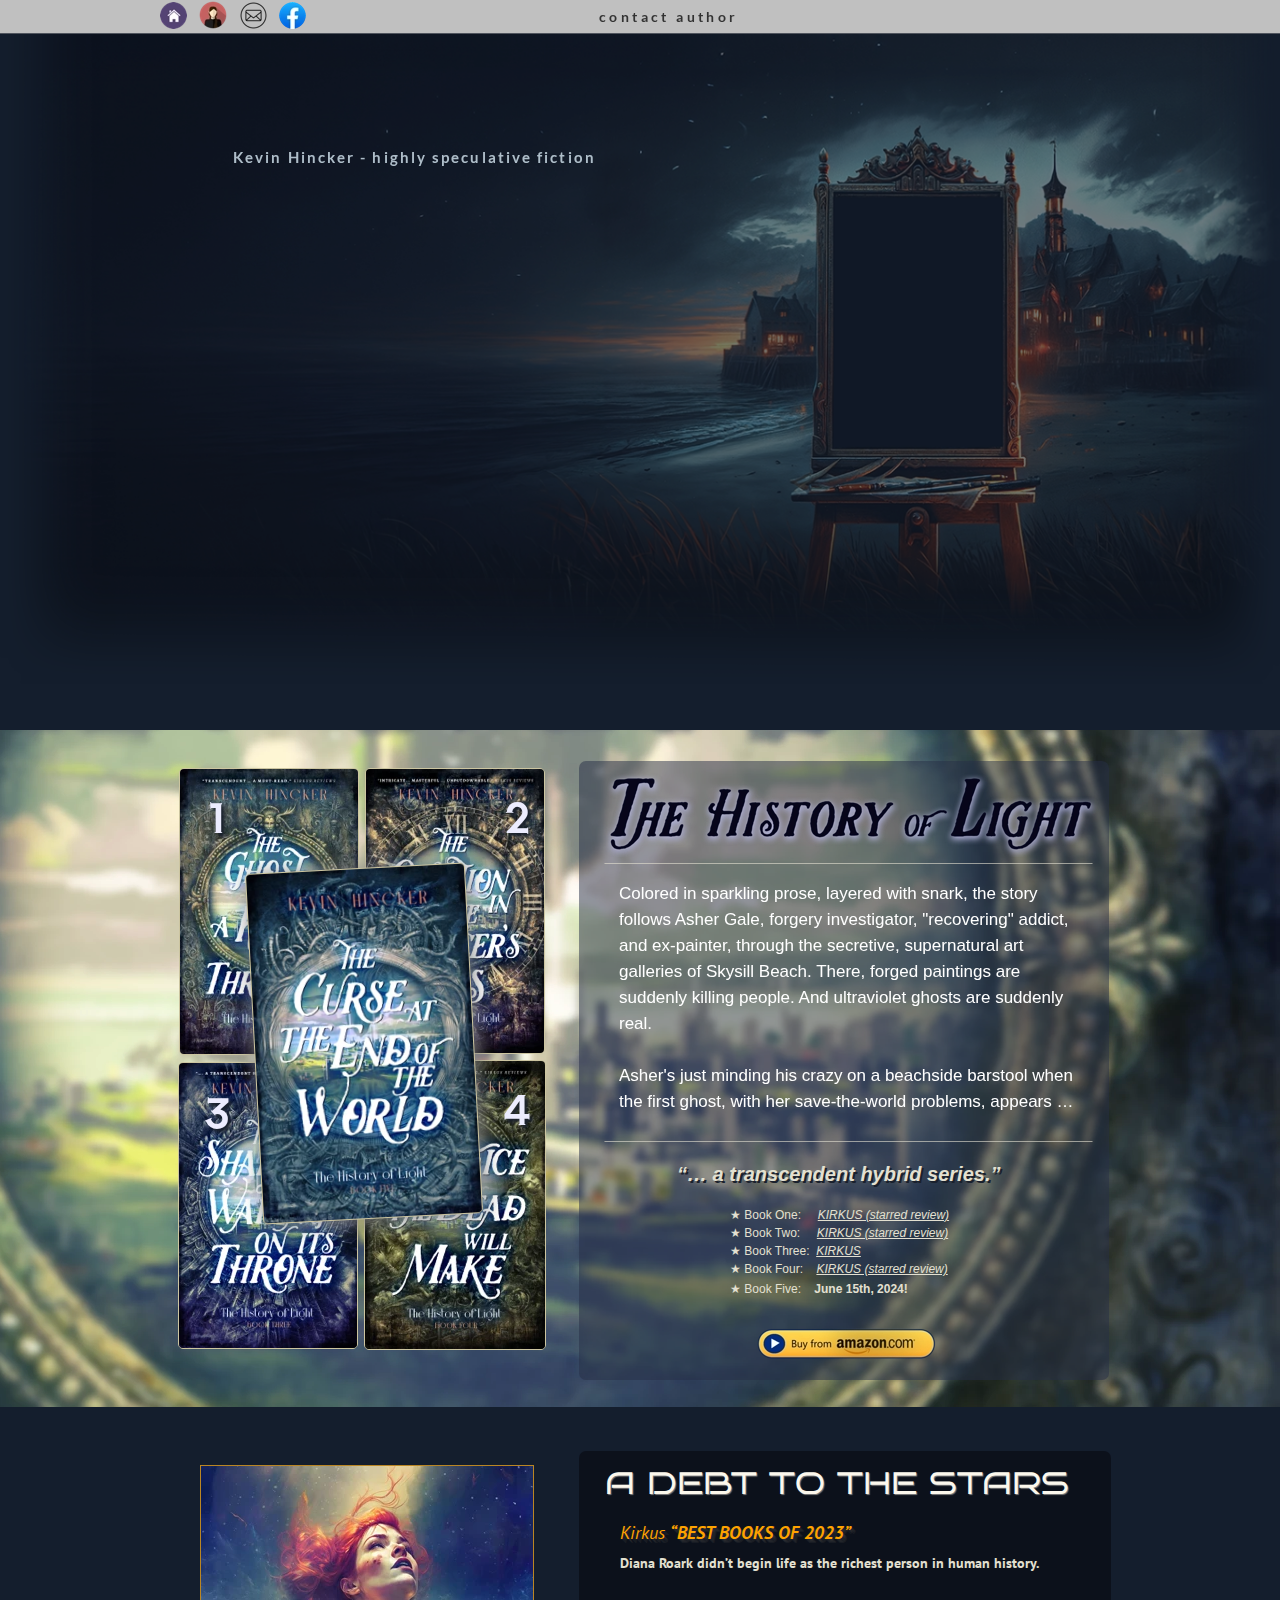
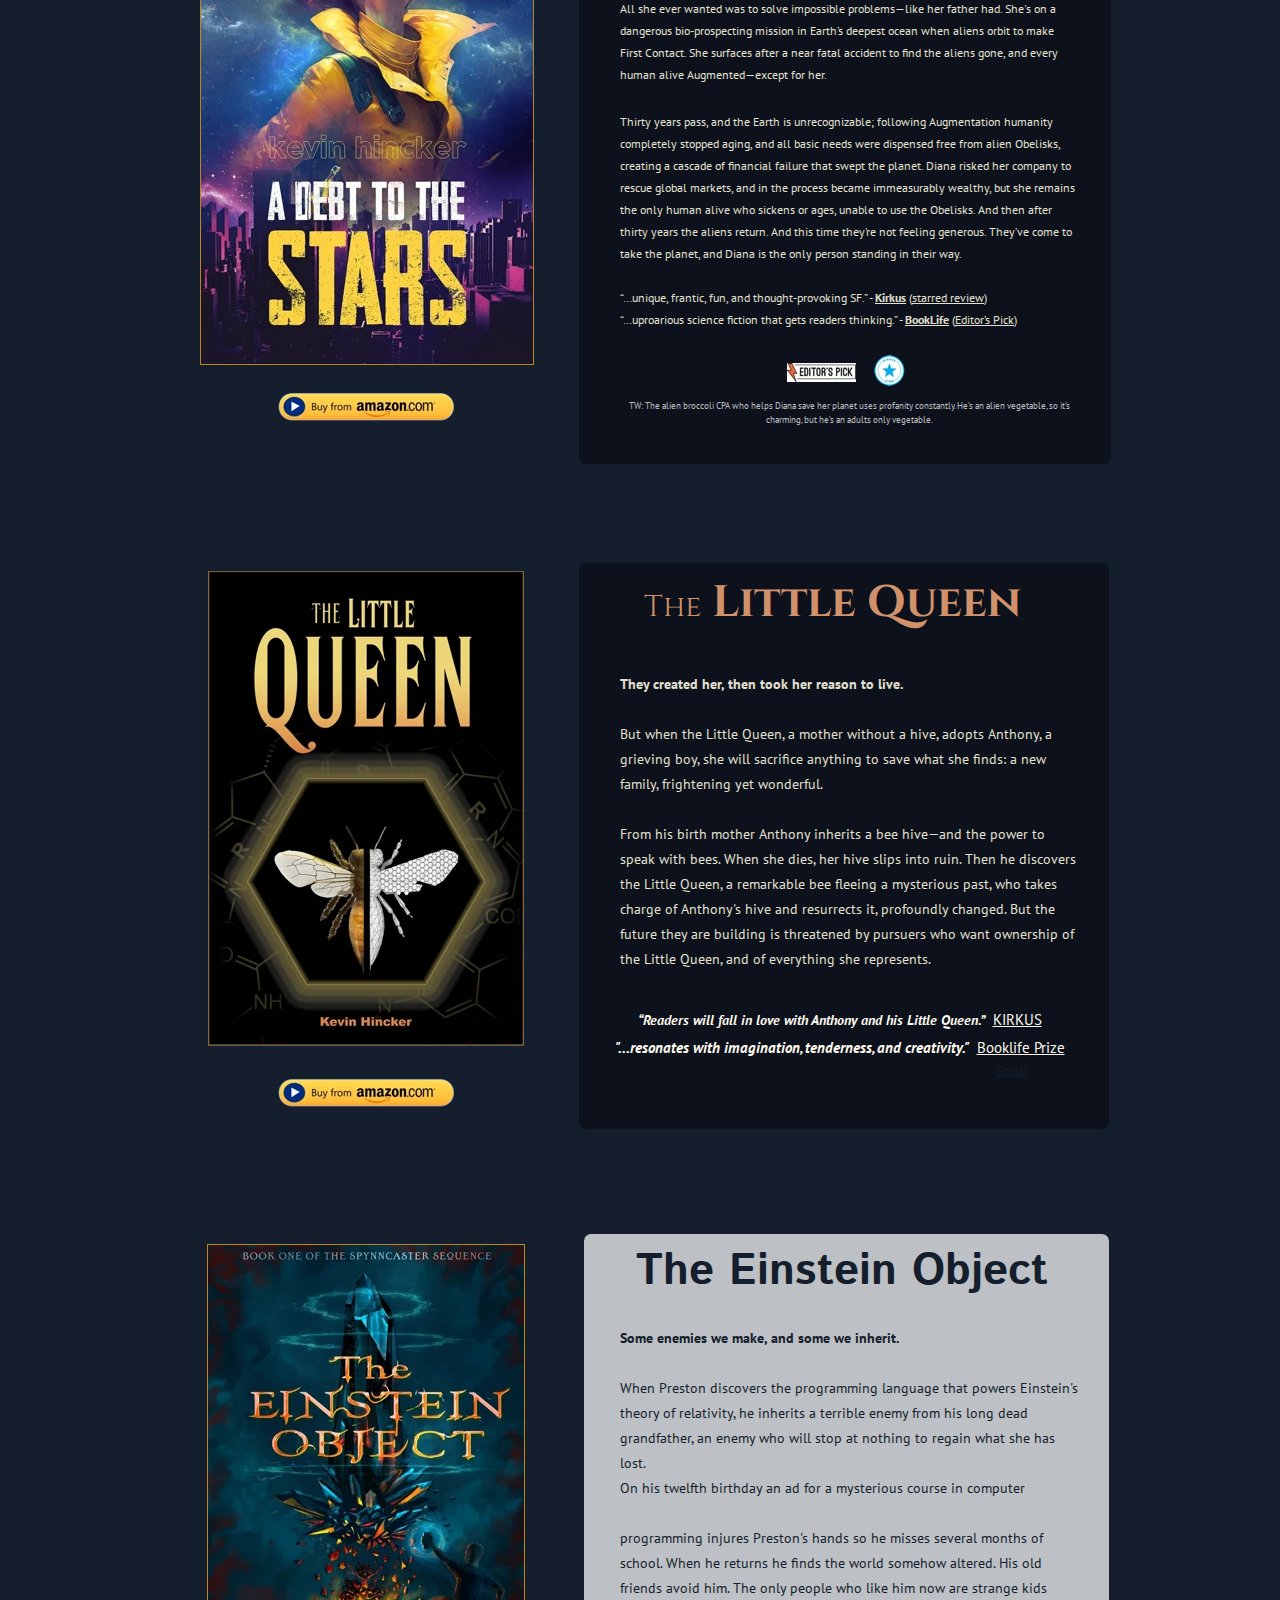
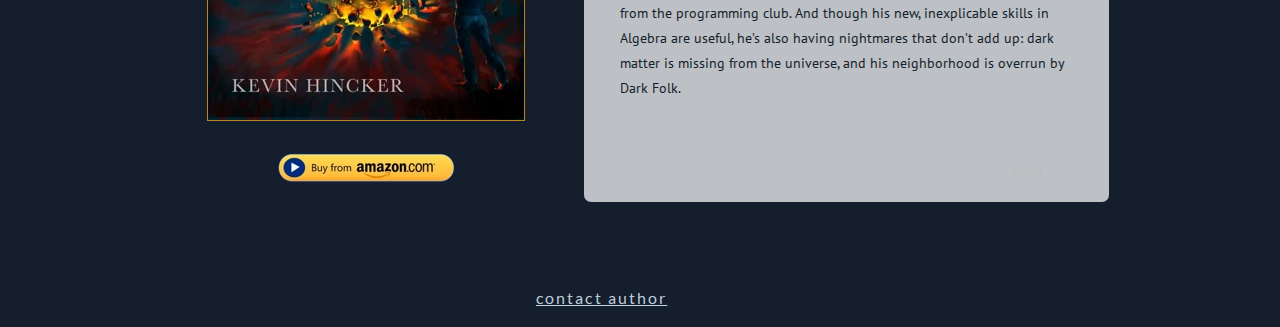
<file: index.html>
<!DOCTYPE html>
<html>
<head>
<meta charset="UTF-8">
<title>Books</title>
<meta name="referrer" content="origin-when-cross-origin">
<link rel="canonical" href="https://kevinhincker.com">
<meta name="robots" content="max-image-preview:large">
<meta name="viewport" content="width=device-width,initial-scale=1,shrink-to-fit=no">
<style>.anim{visibility:hidden}</style>
<link rel="preload" href="css/Lato-Bold.woff2" as="font" crossorigin>
<style>html,body{-webkit-text-zoom:reset !important}@-webkit-keyframes fadeIn{0%{opacity:0}100%{opacity:1}}@keyframes fadeIn{0%{opacity:0}100%{opacity:1}}.fadeIn{-webkit-animation-name:fadeIn;animation-name:fadeIn}@-webkit-keyframes fadeOut{0%{opacity:1}100%{opacity:0}}@keyframes fadeOut{0%{opacity:1}100%{opacity:0}}.fadeOut{-webkit-animation-name:fadeOut;animation-name:fadeOut}.modpop{margin-left:var(--sw,0px);overflow:hidden}.modalpop{overflow:scroll}.popup::-webkit-scrollbar{display:none}.popup div::-webkit-scrollbar{display:none}
@font-face{font-display:block;font-family:"Lato 3";src:url('css/Lato-Bold.woff2') format('woff2'),url('css/Lato-Bold.woff') format('woff');font-weight:700}@font-face{font-display:block;font-family:"Reenie Beanie";src:url('css/ReenieBeanie.woff2') format('woff2'),url('css/ReenieBeanie.woff') format('woff');font-weight:400}@font-face{font-display:block;font-family:"Aoboshi One";src:url('css/AoboshiOne-Regular.woff2') format('woff2'),url('css/AoboshiOne-Regular.woff') format('woff');font-weight:400}@font-face{font-display:block;font-family:"Bruno Ace";src:url('css/BrunoAce-Regular.woff2') format('woff2'),url('css/BrunoAce-Regular.woff') format('woff');font-weight:400}@font-face{font-display:block;font-family:"PT Sans 2";src:url('css/PT_Sans-Web-Italic.woff2') format('woff2'),url('css/PT_Sans-Web-Italic.woff') format('woff');font-weight:400;font-style:italic}@font-face{font-display:block;font-family:"PT Sans 3";src:url('css/PT_Sans-Web-BoldItalic.woff2') format('woff2'),url('css/PT_Sans-Web-BoldItalic.woff') format('woff');font-weight:700;font-style:italic}@font-face{font-display:block;font-family:"PT Sans 1";src:url('css/PT_Sans-Web-Bold.woff2') format('woff2'),url('css/PT_Sans-Web-Bold.woff') format('woff');font-weight:700}@font-face{font-display:block;font-family:"PT Sans";src:url('css/PT_Sans-Web-Regular.woff2') format('woff2'),url('css/PT_Sans-Web-Regular.woff') format('woff');font-weight:400}@font-face{font-display:block;font-family:Cinzel;src:url('css/Cinzel-Regular.woff2') format('woff2'),url('css/Cinzel-Regular.woff') format('woff');font-weight:400}@font-face{font-display:block;font-family:"Cinzel 1";src:url('css/Cinzel-Bold.woff2') format('woff2'),url('css/Cinzel-Bold.woff') format('woff');font-weight:700}@font-face{font-display:block;font-family:"EB Garamond";src:url('css/EBGaramond-Regular.woff2') format('woff2'),url('css/EBGaramond-Regular.woff') format('woff');font-weight:400}@font-face{font-display:block;font-family:"Istok Web 1";src:url('css/IstokWeb-Bold.woff2') format('woff2'),url('css/IstokWeb-Bold.woff') format('woff');font-weight:700}@font-face{font-display:block;font-family:"Lato 2";src:url('css/Lato-Regular.woff2') format('woff2'),url('css/Lato-Regular.woff') format('woff');font-weight:400}body>div{font-size:0}p,span,h1,h2,h3,h4,h5,h6,a,li{margin:0;word-spacing:normal;word-wrap:break-word;-ms-word-wrap:break-word;pointer-events:auto;-ms-text-size-adjust:none !important;-moz-text-size-adjust:none !important;-webkit-text-size-adjust:none !important;text-size-adjust:none !important;max-height:10000000px}sup{font-size:inherit;vertical-align:baseline;position:relative;top:-0.4em}sub{font-size:inherit;vertical-align:baseline;position:relative;top:0.4em}ul{display:block;word-spacing:normal;word-wrap:break-word;line-break:normal;list-style-type:none;padding:0;margin:0;-moz-padding-start:0;-khtml-padding-start:0;-webkit-padding-start:0;-o-padding-start:0;-padding-start:0;-webkit-margin-before:0;-webkit-margin-after:0}li{display:block;white-space:normal}[data-marker]::before{content:attr(data-marker) ' ';-webkit-user-select:none;-khtml-user-select:none;-moz-user-select:none;-ms-user-select:none;-o-user-select:none;user-select:none}li p{-webkit-touch-callout:none;-webkit-user-select:none;-khtml-user-select:none;-moz-user-select:none;-ms-user-select:none;-o-user-select:none;user-select:none}form{display:inline-block}a{text-decoration:inherit;color:inherit;-webkit-tap-highlight-color:rgba(0,0,0,0)}textarea{resize:none}.shm-l{float:left;clear:left}.shm-r{float:right;clear:right;shape-outside:content-box}.btf{display:none}.plyr{min-width:0 !important}html{font-family:sans-serif}body{font-size:0;margin:0;--z:1;zoom:var(--z)}audio,video{display:inline-block;vertical-align:baseline}audio:not([controls]){display:none;height:0}[hidden],template{display:none}a{background:0 0;outline:0}b,strong{font-weight:700}dfn{font-style:italic}h1,h2,h3,h4,h5,h6{font-size:1em;line-height:1;margin:0}img{border:0}svg:not(:root){overflow:hidden}button,input,optgroup,select,textarea{color:inherit;font:inherit;margin:0}button{overflow:visible}button,select{text-transform:none}button,html input[type=button],input[type=submit]{-webkit-appearance:button;cursor:pointer;box-sizing:border-box;white-space:normal}input[type=date],input[type=email],input[type=number],input[type=password],input[type=text],textarea{-webkit-appearance:none;appearance:none;box-sizing:border-box}button[disabled],html input[disabled]{cursor:default}button::-moz-focus-inner,input::-moz-focus-inner{border:0;padding:0}input{line-height:normal}input[type=checkbox],input[type=radio]{box-sizing:border-box;padding:0}input[type=number]::-webkit-inner-spin-button,input[type=number]::-webkit-outer-spin-button{height:auto}input[type=search]{-webkit-appearance:textfield;-moz-box-sizing:content-box;-webkit-box-sizing:content-box;box-sizing:content-box}input[type=search]::-webkit-search-cancel-button,input[type=search]::-webkit-search-decoration{-webkit-appearance:none}textarea{overflow:auto;box-sizing:border-box;border-color:#ddd}optgroup{font-weight:700}table{border-collapse:collapse;border-spacing:0}td,th{padding:0}blockquote{margin-block-start:0;margin-block-end:0;margin-inline-start:0;margin-inline-end:0}:-webkit-full-screen-ancestor:not(iframe){-webkit-clip-path:initial !important}
html{-webkit-font-smoothing:antialiased; -moz-osx-font-smoothing:grayscale}@-webkit-keyframes fadeIn{from{opacity:0}to{opacity:1}}@keyframes fadeIn{from{opacity:0}to{opacity:1}}.fadeIn{-webkit-animation-name:fadeIn;animation-name:fadeIn}.animated{-webkit-animation-fill-mode:both;animation-fill-mode:both}.animated.infinite{-webkit-animation-iteration-count:infinite;animation-iteration-count:infinite}.mfp-bg,.mfp-wrap{position:fixed;left:0;top:0}.mfp-bg,.mfp-container,.mfp-wrap{height:100%;width:100%}.mfp-container:before,.mfp-figure:after{content:''}.mfp-bg{z-index:2147483640;overflow:hidden}.mfp-wrap{z-index:2147483641;outline:0!important;-webkit-backface-visibility:hidden}.mfp-container{text-align:center;position:absolute;left:0;top:0;padding:0 8px;-webkit-box-sizing:border-box;-moz-box-sizing:border-box;box-sizing:border-box}.mfp-container:before{display:inline-block;height:100%;vertical-align:middle}.mfp-align-top .mfp-container:before{display:none}.mfp-content{position:relative;display:inline-block;vertical-align:middle;margin:0 auto;text-align:left;z-index:2147483643}.mfp-close,.mfp-preloader{text-align:center;position:absolute}.mfp-ajax-holder .mfp-content,.mfp-inline-holder .mfp-content{width:100%;cursor:auto}.mfp-ajax-cur{cursor:progress}.mfp-zoom-out-cur,.mfp-zoom-out-cur .mfp-image-holder .mfp-close{cursor:-moz-zoom-out;cursor:-webkit-zoom-out;cursor:zoom-out}.mfp-zoom{cursor:pointer;cursor:-webkit-zoom-in;cursor:-moz-zoom-in;cursor:zoom-in}.mfp-auto-cursor .mfp-content{cursor:auto}.mfp-arrow,.mfp-close,.mfp-counter,.mfp-preloader{-webkit-user-select:none;-moz-user-select:none;user-select:none}.mfp-loading.mfp-figure{display:none}.mfp-hide{display:none!important}.mfp-preloader{color:#CCC;top:50%;width:auto;margin-top:-.8em;left:8px;right:8px;z-index:2147483642}.mfp-preloader a{color:#CCC}.mfp-close,.mfp-preloader a:hover{color:#FFF}.mfp-s-error .mfp-content,.mfp-s-ready .mfp-preloader{display:none}button.mfp-arrow,button.mfp-close{overflow:visible;cursor:pointer;background:0 0;border:0;-webkit-appearance:none;display:block;outline:0;padding:0;z-index:2147483644;-webkit-box-shadow:none;box-shadow:none;touch-action:manipulation}button::-moz-focus-inner{padding:0;border:0}.mfp-close{width:44px;height:44px;line-height:44px;right:0;top:0;text-decoration:none;opacity:.65;filter:alpha(opacity=65);padding:0 0 18px 10px;font-style:normal;font-size:28px;font-family:Arial,Baskerville,monospace}.mfp-close:focus,.mfp-close:hover{opacity:1;filter:alpha(opacity=100)}.mfp-close:active{top:1px}.mfp-close-btn-in .mfp-close{color:#333}.mfp-iframe-holder .mfp-close,.mfp-image-holder .mfp-close{color:#FFF;right:-6px;text-align:right;padding-right:6px;width:100%}.mfp-counter{position:absolute;top:0;right:0;color:#CCC;font-size:12px;line-height:18px;white-space:nowrap}.mfp-figure,img.mfp-img{line-height:0}.mfp-arrow{position:absolute;opacity:.65;filter:alpha(opacity=65);margin:-55px 0 0;top:50%;padding:0;width:90px;height:110px;-webkit-tap-highlight-color:transparent}.mfp-arrow:active{margin-top:-54px}.mfp-arrow:focus,.mfp-arrow:hover{opacity:1;filter:alpha(opacity=100)}.mfp-arrow .mfp-a,.mfp-arrow .mfp-b,.mfp-arrow:after,.mfp-arrow:before{content:'';display:block;width:0;height:0;position:absolute;left:0;top:0;margin-top:35px;margin-left:35px;border:inset transparent}.mfp-arrow .mfp-a,.mfp-arrow:after{border-top-width:13px;border-bottom-width:13px;top:8px}.mfp-arrow .mfp-b,.mfp-arrow:before{border-top-width:21px;border-bottom-width:21px;opacity:.7}.mfp-arrow-left{left:0}.mfp-arrow-left .mfp-a,.mfp-arrow-left:after{border-right:17px solid #FFF;margin-left:31px}.mfp-arrow-left .mfp-b,.mfp-arrow-left:before{margin-left:25px;border-right:27px solid #3F3F3F}.mfp-arrow-right{right:0}.mfp-arrow-right .mfp-a,.mfp-arrow-right:after{border-left:17px solid #FFF;margin-left:39px}.mfp-arrow-right .mfp-b,.mfp-arrow-right:before{border-left:27px solid #3F3F3F}.mfp-iframe-holder{padding:40px}.mfp-iframe-holder .mfp-content{line-height:0;width:100%}.mfp-iframe-holder .mfp-close{top:-40px}.mfp-iframe-scaler iframe,.mfp-player-scaler .player,.mfp-player-scaler .player1{display:block;top:0;width:100%;background:#000;box-shadow:0 0 8px rgba(0,0,0,.6);position:absolute;left:0}.mfp-iframe-scaler{width:100%;height:0;overflow:hidden;padding-top:56.25%}.mfp-iframe-scaler iframe{height:100%}.mfp-player-scaler{width:100%;max-width:900px;height:0;overflow:hidden;padding-top:56.25%}.mfp-player-scaler .player,.mfp-player-scaler .player1{right:0;bottom:0}.mfp-plyr .mfp-container{padding:40px}.mfp-plyr .player{left:0;max-width:900px;margin:0 auto;height:100%}.mfp-plyr .player1{left:0;max-width:900px;margin:0 auto;height:0}.mfp-image-holder .mfp-content,img.mfp-img{max-width:100%}.mfp-figure:after,img.mfp-img{width:auto;height:auto;display:block}img.mfp-img{-webkit-box-sizing:border-box;-moz-box-sizing:border-box;box-sizing:border-box;padding:40px 0;margin:0 auto}.mfp-figure:after{position:absolute;left:0;top:40px;bottom:40px;right:0;z-index:-1;box-shadow:0 0 8px rgba(0,0,0,.6);background:#444}.mfp-figure small{color:#BDBDBD;display:block;font-size:12px;line-height:14px}.mfp-figure figure{margin:0}.mfp-bottom-bar{margin-top:-36px;position:absolute;top:100%;left:0;width:100%;cursor:auto}.mfp-title{text-align:left;line-height:18px;color:#F3F3F3;word-wrap:break-word;padding-right:36px}.mfp-gallery .mfp-image-holder .mfp-figure{cursor:pointer}@media screen and (max-width:800px) and (orientation:landscape),screen and (max-height:300px){.mfp-img-mobile .mfp-image-holder{padding-left:0;padding-right:0}.mfp-img-mobile img.mfp-img{padding:0}.mfp-img-mobile .mfp-figure:after{top:0;bottom:0}.mfp-img-mobile .mfp-figure small{display:inline;margin-left:5px}.mfp-img-mobile .mfp-bottom-bar{background:rgba(0,0,0,.6);bottom:0;margin:0;top:auto;padding:3px 5px;position:fixed;-webkit-box-sizing:border-box;-moz-box-sizing:border-box;box-sizing:border-box}.mfp-img-mobile .mfp-bottom-bar:empty{padding:0}.mfp-img-mobile .mfp-counter{right:5px;top:3px}.mfp-img-mobile .mfp-close{top:0;right:0;width:35px;height:35px;line-height:35px;background:rgba(0,0,0,.6);position:fixed;text-align:center;padding:0}}@media all and (max-width:900px){.mfp-arrow{-webkit-transform:scale(.75);transform:scale(.75)}.mfp-arrow-left{-webkit-transform-origin:0;transform-origin:0}.mfp-arrow-right{-webkit-transform-origin:100%;transform-origin:100%}.mfp-container{padding-left:6px;padding-right:6px}}.mfp-ie7 .mfp-img{padding:0}.mfp-ie7 .mfp-bottom-bar{width:600px;left:50%;margin-left:-300px;margin-top:5px;padding-bottom:5px}.mfp-ie7 .mfp-container{padding:0}.mfp-ie7 .mfp-content{padding-top:44px}.mfp-ie7 .mfp-close{top:0;right:0;padding-top:0}.mfp-fade.mfp-bg.mfp-removing{opacity:0!important}.mfp-fade.mfp-wrap .mfp-content{opacity:0;-webkit-transition:all .15s ease-out;-moz-transition:all .15s ease-out;transition:all .15s ease-out}.mfp-fade.mfp-wrap.mfp-ready .mfp-content{opacity:1}.mfp-fade.mfp-wrap.mfp-removing .mfp-content{opacity:0!important}
#b{background-color:#141e2d}.v2{display:inline-block;vertical-align:top}.ps2{position:relative;margin-top:-1px}.s2{width:100%;min-width:1200px;min-height:33px}.c3{border-top:1px solid rgba(255,255,255,0.02);border-bottom:1px solid rgba(174,171,171,0.39);background-clip:padding-box;-webkit-border-radius:0;-moz-border-radius:0;border-radius:0;background-color:#c0c0c0;opacity:1}.z2{z-index:1;pointer-events:none}.ps3{position:relative;margin-top:1px}.v3{display:block}.s3{width:1200px;margin-left:auto;margin-right:auto;min-height:29px}.ps4{position:relative;margin-left:120px;margin-top:0}.s4{min-width:146px;width:146px;min-height:29px}.ps5{position:relative;margin-left:0;margin-top:1px}.s5{min-width:27px;width:27px;min-height:27px;height:27px}.z3{z-index:11;pointer-events:auto}.a1{display:block}.i1{position:absolute;left:0;width:27px;height:27px;top:0;border:0}.ps6{position:relative;margin-left:12px;margin-top:0}.s6{min-width:28px;width:28px;min-height:28px;height:28px}.z4{z-index:27;pointer-events:auto}.i2{position:absolute;left:0;width:28px;height:28px;top:0;border:0}.ps7{position:relative;margin-left:12px;margin-top:0}.s7{min-width:29px;width:29px;min-height:29px;height:29px}.z5{z-index:28;pointer-events:auto}.i3{position:absolute;left:0;width:29px;height:29px;top:0;border:0}.ps8{position:relative;margin-left:11px;margin-top:1px}.s8{min-width:27px;width:27px;min-height:27px;line-height:0}.ps9{position:relative;margin-left:0;margin-top:0}.z6{z-index:29;pointer-events:auto}.ps10{position:relative;margin-left:0;margin-top:-27px}.z7{z-index:32;pointer-events:auto}.ps11{position:relative;margin-top:-29px}.s9{width:1200px;margin-left:auto;margin-right:auto;min-height:43px}.z8{pointer-events:none}.ps12{position:relative;margin-left:559px;margin-top:0}.s10{min-width:197px;width:197px;overflow:hidden;height:43px}.z9{z-index:56;pointer-events:auto}.p2{text-indent:0;padding-bottom:0;padding-right:0;text-align:left}.f2{font-family:"Lato 3";font-size:14px;font-size:calc(14px * var(--f));line-height:1.644;font-weight:700;font-style:normal;text-decoration:none;text-transform:none;letter-spacing:3.40px;color:rgba(0,0,0,0.74);background-color:initial;text-shadow:none}.c5{display:block;position:relative;pointer-events:none;width:max(1200px, 100%);overflow:hidden;margin-top:-14px;min-height:696px}.ps13{position:relative;margin-top:0}.s11{margin-left:0%;width:100%;min-height:696px}.c6{border:0;-webkit-border-radius:0;-moz-border-radius:0;border-radius:0;background-color:transparent;background-repeat:no-repeat;background-position:50% 0;background-size:contain;background-image:url(images/e/big-easle-640.png);opacity:0.41}.z10{z-index:57}.webp .c6{background-image:url(images/c/big-easle-640.webp)}.ps14{position:relative;margin-top:-682px}.s12{width:1200px;margin-left:auto;margin-right:auto;min-height:606px}.ps15{position:relative;margin-left:79px;margin-top:0}.s13{min-width:1087px;width:1087px;min-height:606px}.s14{min-width:1087px;width:1087px;min-height:606px;line-height:0}.v4{display:inline-block;vertical-align:top;pointer-events:auto}.ps16{position:relative;margin-left:0;margin-top:0}.s15{min-width:1087px;width:1087px;min-height:606px}.c7{border:0;-webkit-border-radius:0;-moz-border-radius:0;border-radius:0;background-color:transparent}.z11{z-index:2146435072;pointer-events:auto}.ps17{position:relative;margin-left:90px;margin-top:42px}.s16{min-width:906px;width:906px;min-height:520px}.ps18{position:relative;margin-left:0;margin-top:11px}.s17{min-width:896px;width:896px;min-height:509px}.z12{z-index:66}.ps19{position:relative;margin-left:0;margin-top:128px}.s18{min-width:396px;width:396px;min-height:280px;line-height:0}.ps20{position:relative;margin-left:0;margin-top:0}.s19{min-width:396px;width:396px;overflow:hidden;height:133px}.z13{z-index:67;pointer-events:auto}.f3{font-family:"Reenie Beanie";font-size:60px;font-size:calc(60px * var(--f));line-height:1.401;font-weight:400;font-style:normal;text-decoration:none;text-transform:none;letter-spacing:normal;color:#e3e0d1;background-color:initial;text-shadow:none}.ps21{position:relative;margin-left:204px;margin-top:49px}.s20{min-width:163px;width:163px;overflow:hidden;height:98px}.z14{z-index:69;pointer-events:auto}.ps22{position:relative;margin-left:-101px;margin-top:358px}.s21{min-width:164px;width:164px;min-height:123px;height:123px}.z15{z-index:68;pointer-events:auto}.i4{position:absolute;left:10px;width:143px;height:123px;top:0;border:0;-ms-transform:rotate(111deg);-moz-transform:rotate(111deg);-webkit-transform:rotate(111deg);transform:rotate(111deg)}.v5{display:inline-block;vertical-align:top}.ps23{position:relative;margin-left:-137px;margin-top:88px}.s22{min-width:198px;width:198px;min-height:122px;height:122px}.z16{z-index:71;pointer-events:auto}.i5{position:absolute;left:0;width:198px;height:65px;top:29px;border:0;-ms-transform:rotate(358deg);-moz-transform:rotate(358deg);-webkit-transform:rotate(358deg);transform:rotate(358deg)}.ps24{position:relative;margin-left:505px;margin-top:-481px}.s23{min-width:391px;width:391px;height:509px}.z17{z-index:70;pointer-events:auto}.wrapper1{font-size:15px;line-height:1.4;height:509px}.wrapper1 div, .wrapper1 p, .wrapper1 a{font-size:15px;line-height:1.4}.wrapper1 input{font-size:15px;line-height:1.4;margin:3px 2px 3px 2px}.v6{display:inline-block;vertical-align:top;overflow:hidden;outline:0}.ps25{position:relative;margin-left:883px;margin-top:-520px}.s24{min-width:23px;min-height:23px;box-sizing:border-box;width:23px;height:10px;padding-right:0}.c9{border:0;-webkit-border-radius:12px;-moz-border-radius:12px;border-radius:12px;background-color:rgba(61,96,121,0.44);color:#e3e0d1;transition:color 0.2s, border-color 0.2s, background-color 0.2s, background-image 0.2s;transition-timing-function:linear}.z18{z-index:72;pointer-events:auto}.a2{display:inline-block;width:100%;height:100%;user-select:none;-webkit-user-select:none;-moz-user-select:none}.f4{font-family:"Helvetica Neue", sans-serif;font-size:16px;font-size:calc(16px * var(--f));line-height:0.626;font-weight:400;font-style:normal;text-decoration:none;text-transform:none;letter-spacing:normal;text-shadow:none;text-indent:1px;text-align:center;cursor:pointer;padding-top:7px;padding-bottom:6px}.c9:hover{background-color:rgba(198,198,223,0.56);background-clip:padding-box;border-color:#000;color:#000}.c9:active{transition:initial;color:rgba(38,46,70,0.6)}.ps26{position:relative;margin-left:114px;margin-top:-509px}.s25{min-width:377px;width:377px;overflow:hidden;height:50px}.z19{z-index:61;pointer-events:auto}.f5{font-family:"Lato 3";font-size:15px;font-size:calc(15px * var(--f));line-height:1.668;font-weight:700;font-style:normal;text-decoration:none;text-transform:none;letter-spacing:2.09px;color:rgba(205,222,232,0.84);background-color:initial;text-shadow:none}.f6{font-family:"Lato 3";font-size:15px;font-size:calc(15px * var(--f));line-height:1.668;font-weight:700;font-style:normal;text-decoration:none;text-transform:none;letter-spacing:2.09px;color:rgba(205,222,232,0.84);background-color:initial;text-shadow:none}.ps27{position:relative;margin-top:76px}.s26{width:100%;min-width:1200px;min-height:677px}.c10{border:0;-webkit-border-radius:0;-moz-border-radius:0;border-radius:0;background-color:rgba(255,255,255,0.72);background-repeat:no-repeat;background-position:100% 50%;background-size:cover;background-image:url(images/l/cover-no-words-compressed-2432-2-640.png)}.z20{z-index:5;pointer-events:none}.webp .c10{background-image:url(images/8/cover-no-words-compressed-2432-2-640.webp)}.ps28{position:relative;margin-top:-646px}.s27{width:1200px;margin-left:auto;margin-right:auto;min-height:619px}.ps29{position:relative;margin-left:138px;margin-top:0}.s28{min-width:932px;width:932px;min-height:619px}.ps30{position:relative;margin-left:0;margin-top:7px}.s29{min-width:401px;width:401px;min-height:582px}.z21{z-index:12}.ps31{position:relative;margin-left:1px;margin-top:0}.s30{min-width:181px;width:181px;min-height:378px;line-height:0}.s31{min-width:181px;width:181px;min-height:287px;height:287px}.z22{z-index:17;pointer-events:auto}.un23-mfp.mfp-bg{opacity:0;background:#0b0b0b;-webkit-transition:all 0.15s ease-out;-moz-transition:all 0.15s ease-out;transition:all 0.15s ease-out}.un23-mfp.mfp-bg.mfp-ready{opacity:0.8;filter:alpha(opacity=80)}.un23-mfp .mfp-close{color:#ffffff !important}.i6{position:absolute;left:0;width:178px;height:285px;top:0;-webkit-border-radius:5px;-moz-border-radius:5px;border-radius:5px;border:1px solid #ccc5a0}.ps32{position:relative;margin-left:25px;margin-top:-268px}.s32{min-width:75px;width:75px;min-height:359px}.s33{min-width:75px;width:75px;min-height:359px;line-height:0}.s34{min-width:75px;width:75px;overflow:hidden;height:359px}.z23{z-index:24;pointer-events:auto}.f7{font-family:"Aoboshi One";font-size:40px;font-size:calc(40px * var(--f));line-height:16.226;font-weight:400;font-style:normal;text-decoration:none;text-transform:none;letter-spacing:normal;color:#ececfe;background-color:initial;text-shadow:3px 3px 3px #1a212d}.ps33{position:relative;margin-left:0;margin-top:-359px}.s35{min-width:75px;width:75px;overflow:hidden;height:65px}.z24{z-index:25;pointer-events:auto}.f8{font-family:"Aoboshi One";font-size:40px;font-size:calc(40px * var(--f));line-height:1.451;font-weight:400;font-style:normal;text-decoration:none;text-transform:none;letter-spacing:normal;color:#ececfe;background-color:initial;text-shadow:3px 3px 3px #1a212d}.ps34{position:relative;margin-left:-182px;margin-top:294px}.z25{z-index:19;pointer-events:auto}.un24-mfp.mfp-bg{opacity:0;background:#0b0b0b;-webkit-transition:all 0.15s ease-out;-moz-transition:all 0.15s ease-out;transition:all 0.15s ease-out}.un24-mfp.mfp-bg.mfp-ready{opacity:0.8;filter:alpha(opacity=80)}.un24-mfp .mfp-close{color:#ffffff !important}.ps35{position:relative;margin-left:75px;margin-top:-534px}.s36{min-width:222px;width:222px;min-height:404px;line-height:0}.ps36{position:relative;margin-left:142px;margin-top:0}.s37{min-width:75px;width:75px;overflow:hidden;height:154px}.z26{z-index:26;pointer-events:auto}.s38{min-height:154px;-ms-transform:rotate(356deg);-moz-transform:rotate(356deg);-webkit-transform:rotate(356deg);transform:rotate(356deg)}.f9{font-family:"Aoboshi One";font-size:40px;font-size:calc(40px * var(--f));line-height:5.376;font-weight:400;font-style:normal;text-decoration:none;text-transform:none;letter-spacing:normal;color:#ececfe;background-color:initial;text-shadow:3px 3px 3px #1a212d}.ps37{position:relative;margin-left:0;margin-top:-101px}.s39{min-width:222px;width:222px;min-height:351px;height:351px}.z27{z-index:21;pointer-events:auto}.un25-mfp.mfp-bg{opacity:0;background:#0b0b0b;-webkit-transition:all 0.15s ease-out;-moz-transition:all 0.15s ease-out;transition:all 0.15s ease-out}.un25-mfp.mfp-bg.mfp-ready{opacity:0.8;filter:alpha(opacity=80)}.un25-mfp .mfp-close{color:#ffffff !important}.i7{position:absolute;left:1px;width:218px;height:349px;top:0;-webkit-border-radius:5px;-moz-border-radius:5px;border-radius:5px;-webkit-filter:drop-shadow(2px 2px 10px #808080);-moz-filter:drop-shadow(2px 2px 10px #808080);filter:drop-shadow(2px 2px 10px #808080);will-change:filter;border:1px solid #ccc5a0;-ms-transform:rotate(-3deg);-moz-transform:rotate(-3deg);-webkit-transform:rotate(-3deg);transform:rotate(-3deg)}.ps38{position:relative;margin-left:185px;margin-top:-581px}.s40{min-width:183px;width:183px;min-height:582px;line-height:0}.s41{min-width:181px;width:181px;min-height:286px;height:286px}.z28{z-index:18;pointer-events:auto}.un26-mfp.mfp-bg{opacity:0;background:#0b0b0b;-webkit-transition:all 0.15s ease-out;-moz-transition:all 0.15s ease-out;transition:all 0.15s ease-out}.un26-mfp.mfp-bg.mfp-ready{opacity:0.8;filter:alpha(opacity=80)}.un26-mfp .mfp-close{color:#ffffff !important}.i8{position:absolute;left:1px;width:178px;height:284px;top:0;-webkit-border-radius:5px;-moz-border-radius:5px;border-radius:5px;border:1px solid #ccc5a0}.ps39{position:relative;margin-left:0;margin-top:6px}.s42{min-width:183px;width:183px;min-height:290px;height:290px}.z29{z-index:20;pointer-events:auto}.un27-mfp.mfp-bg{opacity:0;background:#0b0b0b;-webkit-transition:all 0.15s ease-out;-moz-transition:all 0.15s ease-out;transition:all 0.15s ease-out}.un27-mfp.mfp-bg.mfp-ready{opacity:0.8;filter:alpha(opacity=80)}.un27-mfp .mfp-close{color:#ffffff !important}.i9{position:absolute;left:1px;width:180px;height:288px;top:0;-webkit-border-radius:5px;-moz-border-radius:5px;border-radius:5px;border:1px solid #ccc5a0}.ps40{position:relative;margin-left:326px;margin-top:-563px}.z30{z-index:22;pointer-events:auto}.ps41{position:relative;margin-left:0;margin-top:-65px}.z31{z-index:23;pointer-events:auto}.f10{font-family:"Aoboshi One";font-size:40px;font-size:calc(40px * var(--f));line-height:16.076;font-weight:400;font-style:normal;text-decoration:none;text-transform:none;letter-spacing:normal;color:#ececfe;background-color:initial;text-shadow:3px 3px 3px #1a212d}.ps42{position:relative;margin-left:0;margin-top:0}.s43{min-width:530px;width:530px;min-height:619px;line-height:0}.s44{min-width:530px;width:530px;min-height:619px}.c11{border:0;-webkit-border-radius:7px;-moz-border-radius:7px;border-radius:7px;background-color:#262d46;opacity:0.5}.z32{z-index:40}.ps43{position:relative;margin-left:9px;margin-top:-610px}.s45{min-width:515px;width:515px;min-height:551px}.z33{z-index:43}.s46{min-width:515px;width:515px;min-height:372px}.s47{min-width:515px;width:515px;min-height:372px;line-height:0}.s48{min-width:515px;width:515px;min-height:88px;height:88px}.z34{z-index:52;pointer-events:auto}.i10{position:absolute;left:0;width:515px;height:87px;top:0;border:0}.ps44{position:relative;margin-left:16px;margin-top:-58px}.s49{min-width:487px;width:487px;min-height:62px}.c12{border-top:1px solid transparent;border-right:1px solid transparent;border-bottom:1px solid #e3e0d1;border-left:1px solid transparent;background-clip:padding-box;-webkit-border-radius:0;-moz-border-radius:0;border-radius:0;background-color:transparent;opacity:0.61}.z35{z-index:50}.ps45{position:relative;margin-left:17px;margin-top:-5px}.s50{min-width:487px;width:487px;min-height:185px}.c13{border:0;-webkit-border-radius:8px;-moz-border-radius:8px;border-radius:8px;background-color:#1a212d;opacity:0}.z36{z-index:47}.ps46{position:relative;margin-left:31px;margin-top:-163px}.s51{min-width:463px;width:463px;overflow:hidden;height:243px}.z37{z-index:49;pointer-events:auto}.f11{font-family:"Helvetica Neue", sans-serif;font-size:17px;font-size:calc(17px * var(--f));line-height:1.530;font-weight:400;font-style:normal;text-decoration:none;text-transform:none;letter-spacing:normal;color:#fff;background-color:initial;text-shadow:none}.ps47{position:relative;margin-left:16px;margin-top:-43px}.s52{min-width:487px;width:487px;min-height:59px}.z38{z-index:48}.ps48{position:relative;margin-left:89px;margin-top:13px}.s53{min-width:336px;width:336px;overflow:hidden;height:43px}.z39{z-index:51;pointer-events:auto}.f12{font-family:"Helvetica Neue", sans-serif;font-size:20px;font-size:calc(20px * var(--f));line-height:1.901;font-weight:700;font-style:italic;text-decoration:none;text-transform:none;letter-spacing:normal;color:#e3e0d1;background-color:initial;text-shadow:2px 2px 0 #1a212d}.ps49{position:relative;margin-left:142px;margin-top:8px}.s54{min-width:220px;width:220px;overflow:hidden;height:115px}.z40{z-index:53;pointer-events:auto}.f13{font-family:"Helvetica Neue", sans-serif;font-size:12px;font-size:calc(12px * var(--f));line-height:1.501;font-weight:400;font-style:normal;text-decoration:none;text-transform:none;letter-spacing:normal;color:#e3e0d1;background-color:initial;text-shadow:none}.f14{font-family:"Helvetica Neue", sans-serif;font-size:12px;font-size:calc(12px * var(--f));line-height:1.501;font-weight:400;font-style:italic;text-decoration:underline;text-transform:none;letter-spacing:normal;color:#e3e0d1;background-color:initial;text-shadow:none}.f15{font-family:"Helvetica Neue", sans-serif;font-size:12px;font-size:calc(12px * var(--f));line-height:1.501;font-weight:400;font-style:italic;text-decoration:none;text-transform:none;letter-spacing:normal;color:#e3e0d1;background-color:initial;text-shadow:none}.f16{font-family:"Arial Black", "Arial Bold", Gadget, sans-serif;font-size:12px;font-size:calc(12px * var(--f));line-height:1.834;font-weight:700;font-style:normal;text-decoration:none;text-transform:none;letter-spacing:normal;color:#e3e0d1;background-color:initial;text-shadow:none}.ps50{position:relative;margin-left:46px;margin-top:-58px}.s55{min-width:313px;width:313px;min-height:38px}.ps51{position:relative;margin-left:0;margin-top:0}.s56{min-width:96px;width:96px;min-height:22px;height:22px}.z41{z-index:2;pointer-events:auto}.i11{position:absolute;left:0;width:96px;height:22px;top:0}.ps52{position:relative;margin-left:35px;margin-top:5px}.s57{min-width:182px;width:182px;min-height:33px;height:33px}.z42{z-index:44;pointer-events:auto}.i12{position:absolute;left:0;width:182px;height:31px;top:1px;border:0}.ps53{position:relative;margin-left:407px;margin-top:-618px}.s58{min-width:525px;width:525px;min-height:605px;line-height:0}.s59{min-width:525px;width:525px;min-height:605px}.c14{border:0;-webkit-border-radius:7px;-moz-border-radius:7px;border-radius:7px;background-color:transparent}.z43{z-index:15}.ps54{position:relative;margin-left:0;margin-top:-605px}.z44{z-index:38}.ps55{position:relative;margin-top:43px}.s60{width:100%;min-width:1200px;min-height:668px}.c15{-webkit-border-radius:0;-moz-border-radius:0;border-radius:0}.z45{z-index:3;pointer-events:none}.c16{position:absolute;border:0;-webkit-border-radius:0;-moz-border-radius:0;border-radius:0;background-color:transparent;background-repeat:no-repeat;background-position:50% 0;background-size:cover;background-image:url(images/8/a-debt-to-the-stars-large-1800-640.png);opacity:0.64}.webp .c16{background-image:url(images/2/a-debt-to-the-stars-large-1800-640.webp)}.s61{width:100%;height:100%;box-sizing:border-box}.ps56{position:relative;margin-top:-640px}.s62{width:1200px;margin-left:auto;margin-right:auto;min-height:613px}.ps57{position:relative;margin-left:160px;margin-top:0}.s63{min-width:911px;width:911px;min-height:613px}.ps58{position:relative;margin-left:0;margin-top:14px}.s64{min-width:335px;width:335px;min-height:558px;line-height:0}.s65{min-width:335px;width:335px;min-height:500px;height:500px}.z46{z-index:6;pointer-events:auto}.i13{position:absolute;left:0;width:332px;height:498px;top:0;border:1px solid rgba(248,173,31,0.73);background-clip:padding-box}.ps59{position:relative;margin-left:76px;margin-top:25px}.z47{z-index:14;pointer-events:auto}.ps60{position:relative;margin-left:44px;margin-top:0}.s66{min-width:532px;width:532px;min-height:613px;line-height:0}.s67{min-width:532px;width:532px;min-height:613px}.c17{border:0;-webkit-border-radius:7px;-moz-border-radius:7px;border-radius:7px;background-color:rgba(8,8,14,0.56)}.z48{z-index:4}.ps61{position:relative;margin-left:26px;margin-top:-607px}.s68{min-width:504px;width:504px;overflow:hidden;height:57px}.z49{z-index:45;pointer-events:auto}.f17{font-family:"Bruno Ace";font-size:31px;font-size:calc(31px * var(--f));line-height:1.678;font-weight:400;font-style:normal;text-decoration:none;text-transform:none;letter-spacing:normal;color:#fcf8ed;background-color:initial;text-shadow:1px 1px 1px #808080}.ps62{position:relative;margin-left:41px;margin-top:-548px}.s69{min-width:458px;width:458px;min-height:192px}.s70{min-width:458px;width:458px;min-height:192px;line-height:0}.ps63{position:relative;margin-left:0;margin-top:0}.s71{min-width:238px;width:238px;overflow:hidden;height:54px}.z50{z-index:62;pointer-events:auto}.f18{font-family:"PT Sans 2";font-size:18px;font-size:calc(18px * var(--f));line-height:1.834;font-weight:400;font-style:italic;text-decoration:none;text-transform:none;letter-spacing:normal;color:#fea300;background-color:initial;text-shadow:1px 1px rgba(63,63,63,0.25), 2px 2px rgba(63,63,63,0.25), 3px 3px rgba(63,63,63,0.25), 4px 4px rgba(63,63,63,0.25)}.f19{font-family:"PT Sans 3";font-size:18px;font-size:calc(18px * var(--f));line-height:1.834;font-weight:700;font-style:italic;text-decoration:none;text-transform:none;letter-spacing:normal;color:#fea300;background-color:initial;text-shadow:1px 1px rgba(63,63,63,0.25), 2px 2px rgba(63,63,63,0.25), 3px 3px rgba(63,63,63,0.25), 4px 4px rgba(63,63,63,0.25)}.ps64{position:relative;margin-left:0;margin-top:-19px}.s72{min-width:458px;width:458px;overflow:hidden;height:157px}.z51{z-index:7;pointer-events:auto}.f20{font-family:"PT Sans 1";font-size:14px;font-size:calc(14px * var(--f));line-height:1.787;font-weight:700;font-style:normal;text-decoration:none;text-transform:none;letter-spacing:normal;color:#e3e0d1;background-color:initial;text-shadow:none}.f21{font-family:"PT Sans";font-size:12px;font-size:calc(12px * var(--f));line-height:1.834;font-weight:400;font-style:normal;text-decoration:none;text-transform:none;letter-spacing:normal;color:#e3e0d1;background-color:initial;text-shadow:none}.ps65{position:relative;margin-left:41px;margin-top:-353px}.s73{min-width:458px;width:458px;overflow:hidden;height:163px}.z52{z-index:8;pointer-events:auto}.ps66{position:relative;margin-left:41px;margin-top:-177px}.s74{min-width:458px;width:458px;overflow:hidden;height:51px}.z53{z-index:9;pointer-events:auto}.f22{font-family:"PT Sans 1";font-size:12px;font-size:calc(12px * var(--f));line-height:1.834;font-weight:700;font-style:normal;text-decoration:underline;text-transform:none;letter-spacing:normal;color:#e3e0d1;background-color:initial;text-shadow:none}.f23{font-family:"PT Sans";font-size:12px;font-size:calc(12px * var(--f));line-height:1.834;font-weight:400;font-style:normal;text-decoration:underline;text-transform:none;letter-spacing:normal;color:#e3e0d1;background-color:initial;text-shadow:none}.ps67{position:relative;margin-left:208px;margin-top:-109px}.s75{min-width:118px;width:118px;min-height:31px}.ps68{position:relative;margin-left:0;margin-top:7px}.s76{min-width:69px;width:69px;min-height:21px;height:21px}.z54{z-index:13;pointer-events:auto}.i14{position:absolute;left:0;width:69px;height:19px;top:1px;border:0}.ps69{position:relative;margin-left:18px;margin-top:0}.s77{min-width:31px;width:31px;min-height:31px;height:31px}.z55{z-index:10;pointer-events:auto}.i15{position:absolute;left:0;width:31px;height:31px;top:0;border:0}.ps70{position:relative;margin-left:41px;margin-top:-65px}.s78{min-width:458px;width:458px;overflow:hidden;height:33px}.z56{z-index:16;pointer-events:auto}.p3{text-indent:0;padding-bottom:0;padding-right:0;text-align:center}.f24{font-family:"PT Sans";font-size:9px;font-size:calc(9px * var(--f));line-height:1.557;font-weight:400;font-style:normal;text-decoration:none;text-transform:none;letter-spacing:normal;color:rgba(255,255,255,0.72);background-color:initial;text-shadow:none}.ps71{position:relative;margin-top:43px}.c18{-webkit-border-radius:0;-moz-border-radius:0;border-radius:0}.z57{z-index:30;pointer-events:none}.c19{position:absolute;border:0;-webkit-border-radius:0;-moz-border-radius:0;border-radius:0;background-color:transparent;background-repeat:no-repeat;background-position:50% 0;background-size:cover;background-image:url(images/t/tlq_website_bg-1800-640.png);opacity:0.75}.webp .c19{background-image:url(images/a/tlq_website_bg-1800-640.webp)}.ps72{position:relative;margin-top:-613px}.s79{width:1200px;margin-left:auto;margin-right:auto;min-height:567px}.ps73{position:relative;margin-left:168px;margin-top:0}.s80{min-width:901px;width:901px;min-height:567px}.ps74{position:relative;margin-left:0;margin-top:9px}.s81{min-width:317px;width:317px;min-height:538px;line-height:0}.s82{min-width:317px;width:317px;min-height:475px;height:475px}.z58{z-index:46;pointer-events:auto}.i16{position:absolute;left:0;width:316px;height:475px;top:0;border:0}.ps75{position:relative;margin-left:68px;margin-top:30px}.z59{z-index:58;pointer-events:auto}.ps76{position:relative;margin-left:54px;margin-top:0}.s83{min-width:530px;width:530px;min-height:567px;line-height:0}.s84{min-width:530px;width:530px;min-height:567px}.ps77{position:relative;margin-left:65px;margin-top:0}.s85{min-width:434px;width:434px;overflow:hidden;height:87px}.z60{z-index:35;pointer-events:auto}.f25{font-family:Cinzel;font-size:30px;font-size:calc(30px * var(--f));line-height:1.834;font-weight:400;font-style:normal;text-decoration:none;text-transform:none;letter-spacing:normal;color:#d0916b;background-color:initial;text-shadow:none}.f26{font-family:"Cinzel 1";font-size:44px;font-size:calc(44px * var(--f));line-height:1.865;font-weight:700;font-style:normal;text-decoration:none;text-transform:none;letter-spacing:normal;color:#d0916b;background-color:initial;text-shadow:none}.ps78{position:relative;margin-left:0;margin-top:-86px}.s86{min-width:530px;width:530px;min-height:566px}.c20{border:0;-webkit-border-radius:4px;-moz-border-radius:4px;border-radius:4px;background-color:transparent}.z61{z-index:33}.ps79{position:relative;margin-left:0;margin-top:-566px}.z62{z-index:34}.ps80{position:relative;margin-left:41px;margin-top:-457px}.s87{min-width:458px;width:458px;overflow:hidden;height:331px}.z63{z-index:39;pointer-events:auto}.f27{font-family:"PT Sans";font-size:14px;font-size:calc(14px * var(--f));line-height:1.787;font-weight:400;font-style:normal;text-decoration:none;text-transform:none;letter-spacing:normal;color:#e3e0d1;background-color:initial;text-shadow:none}.ps81{position:relative;margin-left:19px;margin-top:-123px}.s88{min-width:483px;width:483px;overflow:hidden;height:84px}.z64{z-index:41;pointer-events:auto}.f28{font-family:"PT Sans 3";font-size:14px;font-size:calc(14px * var(--f));line-height:1.787;font-weight:700;font-style:italic;text-decoration:none;text-transform:none;letter-spacing:normal;color:#fcf8ed;background-color:initial;text-shadow:none}.f29{font-family:"PT Sans";font-size:14px;font-size:calc(14px * var(--f));line-height:1.787;font-weight:400;font-style:normal;text-decoration:none;text-transform:none;letter-spacing:normal;color:#fcf8ed;background-color:initial;text-shadow:none}.f30{font-family:"PT Sans";font-size:15px;font-size:calc(15px * var(--f));line-height:1.868;font-weight:400;font-style:normal;text-decoration:underline;text-transform:none;letter-spacing:normal;color:#fcf8ed;background-color:initial;text-shadow:none}.f31{font-family:"PT Sans 3";font-size:15px;font-size:calc(15px * var(--f));line-height:1.868;font-weight:700;font-style:italic;text-decoration:none;text-transform:none;letter-spacing:normal;color:#fcf8ed;background-color:initial;text-shadow:none}.f32{font-family:"PT Sans";font-size:15px;font-size:calc(15px * var(--f));line-height:1.868;font-weight:400;font-style:normal;text-decoration:none;text-transform:none;letter-spacing:normal;color:#fcf8ed;background-color:initial;text-shadow:none}.ps82{position:relative;margin-left:417px;margin-top:-72px}.s89{min-width:36px;width:36px;overflow:hidden;height:28px}.z65{z-index:64;pointer-events:auto}.f33{font-family:"EB Garamond";font-size:14px;font-size:calc(14px * var(--f));line-height:1.858;font-weight:400;font-style:normal;text-decoration:underline;text-transform:none;letter-spacing:normal;color:#141e2d;background-color:initial;text-shadow:none}.z66{z-index:31}.ps83{position:relative;margin-top:62px}.s90{margin-left:-0%;width:100%;min-height:668px}.c21{-webkit-border-radius:0;-moz-border-radius:0;border-radius:0}.z67{z-index:36}.c22{position:absolute;border:0;-webkit-border-radius:0;-moz-border-radius:0;border-radius:0;background-color:transparent;background-repeat:no-repeat;background-position:50% 50%;background-size:cover;background-image:url(images/c/the-einstein-object-revised-2040-640.png);opacity:0.78}.webp .c22{background-image:url(images/a/the-einstein-object-revised-2040-640.webp)}.ps84{position:relative;margin-top:-632px}.s91{width:1200px;margin-left:auto;margin-right:auto;min-height:700px}.ps85{position:relative;margin-left:167px;margin-top:0}.s92{min-width:902px;width:902px;min-height:575px}.ps86{position:relative;margin-left:0;margin-top:17px}.s93{min-width:319px;width:319px;min-height:540px;line-height:0}.s94{min-width:319px;width:319px;min-height:477px;height:477px}.z68{z-index:59;pointer-events:auto}.i17{position:absolute;left:0;width:316px;height:475px;top:0;border:1px solid rgba(248,173,31,0.73);background-clip:padding-box}.ps87{position:relative;margin-left:69px;margin-top:30px}.z69{z-index:73;pointer-events:auto}.ps88{position:relative;margin-left:58px;margin-top:0}.s95{min-width:525px;width:525px;min-height:575px;line-height:0}.s96{min-width:525px;width:525px;min-height:575px}.ps89{position:relative;margin-left:52px;margin-top:0}.s97{min-width:442px;width:442px;overflow:hidden;height:93px}.z70{z-index:65;pointer-events:auto}.f34{font-family:"Istok Web 1";font-size:44px;font-size:calc(44px * var(--f));line-height:2.024;font-weight:700;font-style:normal;text-decoration:none;text-transform:none;letter-spacing:normal;color:#141e2d;background-color:initial;text-shadow:none}.s98{min-width:525px;width:525px;min-height:568px}.z71{z-index:54}.ps90{position:relative;margin-left:0;margin-top:-568px}.c23{border:0;-webkit-border-radius:7px;-moz-border-radius:7px;border-radius:7px;background-color:rgba(255,255,255,0.72)}.z72{z-index:55}.ps91{position:relative;margin-left:36px;margin-top:-476px}.s99{min-width:458px;width:458px;overflow:hidden;height:395px}.z73{z-index:60;pointer-events:auto}.f35{font-family:"PT Sans 1";font-size:14px;font-size:calc(14px * var(--f));line-height:1.787;font-weight:700;font-style:normal;text-decoration:none;text-transform:none;letter-spacing:normal;color:#141e2d;background-color:initial;text-shadow:none}.f36{font-family:"PT Sans";font-size:14px;font-size:calc(14px * var(--f));line-height:1.787;font-weight:400;font-style:normal;text-decoration:none;text-transform:none;letter-spacing:normal;color:#141e2d;background-color:initial;text-shadow:none}.ps92{position:relative;margin-left:427px;margin-top:-46px}.z74{z-index:37;pointer-events:auto}.f37{font-family:"EB Garamond";font-size:14px;font-size:calc(14px * var(--f));line-height:1.858;font-weight:400;font-style:normal;text-decoration:underline;text-transform:none;letter-spacing:normal;color:rgba(8,8,14,0.56);background-color:initial;text-shadow:none}.z75{z-index:42}body{--d:0;--s:1200}@media (max-width:1199px) {.s2{min-width:320px;min-height:9px}.ps3{margin-top:0}.s3{width:320px;min-height:8px}.ps4{margin-left:32px}.s4{min-width:39px;width:39px;min-height:8px}.s5{min-width:7px;width:7px;min-height:7px;height:7px}.i1{width:7px;height:7px}.ps6{margin-left:3px}.s6{min-width:7px;width:7px;min-height:7px;height:7px}.i2{width:7px;height:7px}.ps7{margin-left:4px}.s7{min-width:8px;width:8px;min-height:8px;height:8px}.i3{width:8px;height:8px}.ps8{margin-left:3px}.s8{min-width:7px;width:7px;min-height:7px}.ps10{margin-top:-7px}.ps11{margin-top:3px}.s9{width:320px;min-height:37px}.ps12{margin-left:180px}.s10{min-width:135px;width:135px;height:37px}.f2{font-size:19px;font-size:calc(19px * var(--f));line-height:1.685;letter-spacing:normal}.f2:visited{font-size:19px;font-size:calc(19px * var(--f));line-height:1.685;letter-spacing:normal}.f2:hover{font-size:19px;font-size:calc(19px * var(--f));line-height:1.685;letter-spacing:normal}.f2:active{font-size:19px;font-size:calc(19px * var(--f));line-height:1.685;letter-spacing:normal}.c5{width:max(320px, 100%);margin-top:-38px;min-height:180px}.s11{min-height:180px}.ps14{margin-top:-191px}.s12{width:320px;min-height:698px}.ps15{margin-left:1px}.s13{min-width:311px;width:311px;min-height:698px}.s14{min-width:311px;width:311px;min-height:698px}.ps16{margin-top:21px}.s15{min-width:311px;width:311px;min-height:677px}.ps17{margin-left:22px;margin-top:0}.s16{min-width:277px;width:277px;min-height:540px}.ps18{margin-top:0}.s17{min-width:277px;width:277px;min-height:540px}.ps19{margin-left:8px;margin-top:27px}.s18{min-width:117px;width:117px;min-height:77px}.ps20{margin-left:7px}.s19{min-width:93px;width:93px;height:33px}.f3{font-size:19px;font-size:calc(19px * var(--f));line-height:1.422}.ps21{margin-left:0;margin-top:11px}.s20{min-width:117px;width:117px;height:33px}.ps22{margin-left:96px;margin-top:220px}.s21{min-width:50px;width:50px;min-height:40px;height:40px}.i4{left:2px;width:47px;height:40px}.v5{display:none}.ps24{margin-left:0;margin-top:-260px}.s23{min-width:277px;width:277px;height:540px}.wrapper1{height:540px}.ps25{margin-left:246px;margin-top:-535px}.s24{min-width:21px;min-height:21px;width:21px;height:7px}.c9{-webkit-border-radius:11px;-moz-border-radius:11px;border-radius:11px}.f4{font-size:13px;font-size:calc(13px * var(--f));line-height:0.539;padding-bottom:7px}.c9:hover{-webkit-border-radius:11px;-moz-border-radius:11px;border-radius:11px}.c9:active{-webkit-border-radius:11px;-moz-border-radius:11px;border-radius:11px}.ps26{margin-left:104px;margin-top:-698px}.s25{min-width:200px;width:200px;height:9px}.f5{font-size:4px;font-size:calc(4px * var(--f));line-height:1.751;letter-spacing:normal}.f6{font-size:4px;font-size:calc(4px * var(--f));line-height:1.751}.ps27{margin-top:-504px}.s26{min-width:320px;min-height:178px}.ps28{margin-top:-496px}.s27{width:320px;min-height:161px}.ps29{margin-left:39px}.s28{min-width:246px;width:246px;min-height:161px}.ps30{margin-top:1px}.s29{min-width:102px;width:102px;min-height:157px}.ps31{margin-left:0}.s30{min-width:50px;width:50px;min-height:102px}.s31{min-width:50px;width:50px;min-height:78px;height:78px}.i6{width:48px;height:76px}.ps32{margin-left:5px;margin-top:-72px}.s32{min-width:20px;width:20px;min-height:96px}.s33{min-width:20px;width:20px;min-height:96px}.s34{min-width:20px;width:20px;height:96px}.f7{font-size:10px;font-size:calc(10px * var(--f));line-height:16.201}.ps33{margin-top:-96px}.s35{min-width:20px;width:20px;height:17px}.f8{font-size:10px;font-size:calc(10px * var(--f));line-height:1.501}.ps34{margin-left:-50px;margin-top:78px}.ps35{margin-left:20px;margin-top:-143px}.s36{min-width:61px;width:61px;min-height:109px}.ps36{margin-left:36px}.s37{min-width:20px;width:20px;height:41px}.s38{min-height:41px;-ms-transform:rotate(0deg);-moz-transform:rotate(0deg);-webkit-transform:rotate(0deg);transform:rotate(0deg)}.f9{font-size:10px;font-size:calc(10px * var(--f));line-height:5.401}.ps37{margin-top:-27px}.s39{min-width:61px;width:61px;min-height:95px;height:95px}.i7{left:0;width:58px;height:93px}.ps38{margin-left:49px;margin-top:-156px}.s40{min-width:50px;width:50px;min-height:157px}.s41{min-width:50px;width:50px;min-height:78px;height:78px}.i8{left:0;width:48px;height:76px}.ps39{margin-top:0}.s42{min-width:50px;width:50px;min-height:79px;height:79px}.i9{left:0;width:48px;height:77px}.ps40{margin-left:82px;margin-top:-151px}.ps41{margin-top:-17px}.f10{font-size:10px;font-size:calc(10px * var(--f));line-height:16.101}.ps42{margin-left:4px}.s43{min-width:140px;width:140px;min-height:161px}.s44{min-width:140px;width:140px;min-height:161px}.ps43{margin-left:1px;margin-top:-159px}.s45{min-width:137px;width:137px;min-height:144px}.s46{min-width:137px;width:137px;min-height:144px}.s47{min-width:137px;width:137px;min-height:144px}.s48{min-width:137px;width:137px;min-height:23px;height:23px}.i10{width:137px;height:23px}.ps44{margin-left:9px;margin-top:66px}.s49{min-width:119px;width:119px;min-height:16px}.ps45{margin-top:-10px}.s50{min-width:104px;width:104px;min-height:47px}.ps46{margin-left:9px;margin-top:-110px}.s51{min-width:122px;width:122px;height:73px}.f11{font-size:5px;font-size:calc(5px * var(--f));line-height:1.401}.ps47{margin-left:9px;margin-top:-55px}.s52{min-width:119px;width:119px;min-height:16px}.ps48{margin-left:5px;margin-top:-127px}.s53{min-width:131px;width:131px;height:15px}.f12{font-size:6px;font-size:calc(6px * var(--f));line-height:1.834}.ps49{margin-left:32px;margin-top:-32px}.s54{min-width:87px;width:87px;height:31px}.f13{font-size:3px;font-size:calc(3px * var(--f));line-height:1.668}.f14{font-size:3px;font-size:calc(3px * var(--f));line-height:1.668}.f14:visited{font-size:3px;font-size:calc(3px * var(--f));line-height:1.668}.f14:hover{font-size:3px;font-size:calc(3px * var(--f));line-height:1.668}.f14:active{font-size:3px;font-size:calc(3px * var(--f));line-height:1.668}.f15{font-size:3px;font-size:calc(3px * var(--f));line-height:1.668}.f16{font-size:3px;font-size:calc(3px * var(--f));line-height:1.668}.ps50{margin-left:11px;margin-top:-14px}.s55{min-width:86px;width:86px;min-height:9px}.ps51{margin-top:3px}.s56{min-width:26px;width:26px;min-height:6px;height:6px}.i11{width:26px;height:6px}.ps52{margin-left:11px;margin-top:0}.s57{min-width:49px;width:49px;min-height:9px;height:9px}.i12{width:49px;height:8px}.ps53{margin-left:106px;margin-top:-161px}.s58{min-width:140px;width:140px;min-height:161px}.s59{min-width:140px;width:140px;min-height:161px}.ps54{margin-top:-161px}.ps55{margin-top:15px}.s60{min-width:320px;min-height:178px}.ps56{margin-top:-170px}.s62{width:320px;min-height:163px}.ps57{margin-left:42px}.s63{min-width:244px;width:244px;min-height:163px}.ps58{margin-top:3px}.s64{min-width:91px;width:91px;min-height:150px}.s65{min-width:91px;width:91px;min-height:135px;height:135px}.i13{width:89px;height:133px}.ps59{margin-left:21px;margin-top:6px}.ps60{margin-left:11px}.s66{min-width:142px;width:142px;min-height:163px}.s67{min-width:142px;width:142px;min-height:163px}.ps61{margin-left:7px;margin-top:-161px}.s68{min-width:134px;width:134px;height:15px}.f17{font-size:8px;font-size:calc(8px * var(--f));line-height:1.751}.ps62{margin-left:11px;margin-top:-144px}.s69{min-width:122px;width:122px;min-height:96px}.s70{min-width:122px;width:122px;min-height:96px}.ps63{margin-left:1px;margin-top:86px}.s71{min-width:61px;width:61px;height:10px}.f18{font-size:4px;font-size:calc(4px * var(--f));line-height:2.001}.f19{font-size:4px;font-size:calc(4px * var(--f));line-height:2.001}.ps64{margin-top:-96px}.s72{min-width:122px;width:122px;height:42px}.f20{font-size:3px;font-size:calc(3px * var(--f));line-height:1.668}.f21{font-size:3px;font-size:calc(3px * var(--f));line-height:1.668}.ps65{margin-left:11px;margin-top:-102px}.s73{min-width:122px;width:122px;height:52px}.ps66{margin-left:11px;margin-top:-47px}.s74{min-width:122px;width:122px;height:14px}.f22{font-size:3px;font-size:calc(3px * var(--f));line-height:1.668}.f22:visited{font-size:3px;font-size:calc(3px * var(--f));line-height:1.668}.f22:hover{font-size:3px;font-size:calc(3px * var(--f));line-height:1.668}.f22:active{font-size:3px;font-size:calc(3px * var(--f));line-height:1.668}.f23{font-size:3px;font-size:calc(3px * var(--f));line-height:1.668}.f23:visited{font-size:3px;font-size:calc(3px * var(--f));line-height:1.668}.f23:hover{font-size:3px;font-size:calc(3px * var(--f));line-height:1.668}.f23:active{font-size:3px;font-size:calc(3px * var(--f));line-height:1.668}.ps67{margin-left:55px;margin-top:-29px}.s75{min-width:31px;width:31px;min-height:8px}.ps68{margin-top:2px}.s76{min-width:18px;width:18px;min-height:6px;height:6px}.i14{width:18px;height:5px;top:0}.ps69{margin-left:5px}.s77{min-width:8px;width:8px;min-height:8px;height:8px}.i15{width:8px;height:8px}.ps70{margin-left:11px;margin-top:-17px}.s78{min-width:122px;width:122px;height:9px}.f24{font-size:2px;font-size:calc(2px * var(--f));line-height:1.501}.ps71{margin-top:12px}.ps72{margin-top:-163px}.s79{width:320px;min-height:151px}.ps73{margin-left:45px}.s80{min-width:240px;width:240px;min-height:151px}.ps74{margin-top:2px}.s81{min-width:85px;width:85px;min-height:144px}.s82{min-width:85px;width:85px;min-height:127px;height:127px}.i16{width:85px;height:127px}.ps75{margin-left:18px;margin-top:8px}.ps76{margin-left:14px}.s83{min-width:141px;width:141px;min-height:151px}.s84{min-width:141px;width:141px;min-height:151px}.ps77{margin-left:17px}.s85{min-width:116px;width:116px;height:23px}.f25{font-size:8px;font-size:calc(8px * var(--f));line-height:1.876}.f26{font-size:11px;font-size:calc(11px * var(--f));line-height:1.910}.ps78{margin-top:-23px}.s86{min-width:141px;width:141px;min-height:151px}.ps79{margin-top:-151px}.ps80{margin-left:11px;margin-top:-127px}.s87{min-width:122px;width:122px;height:88px}.f27{font-size:3px;font-size:calc(3px * var(--f));line-height:1.668}.ps81{margin-left:13px;margin-top:-45px}.s88{min-width:116px;width:116px;height:24px}.f28{font-size:3px;font-size:calc(3px * var(--f));line-height:1.668}.f29{font-size:3px;font-size:calc(3px * var(--f));line-height:1.668}.f30{font-size:4px;font-size:calc(4px * var(--f));line-height:2.001}.f30:visited{font-size:4px;font-size:calc(4px * var(--f));line-height:2.001}.f30:hover{font-size:4px;font-size:calc(4px * var(--f));line-height:2.001}.f30:active{font-size:4px;font-size:calc(4px * var(--f));line-height:2.001}.f31{font-size:4px;font-size:calc(4px * var(--f));line-height:2.001}.f32{font-size:4px;font-size:calc(4px * var(--f));line-height:2.001}.ps82{margin-left:-18px;margin-top:-19px}.s89{min-width:10px;width:10px;height:7px}.f33{font-size:3px;font-size:calc(3px * var(--f));line-height:1.668}.f33:visited{font-size:3px;font-size:calc(3px * var(--f));line-height:1.668}.f33:hover{font-size:3px;font-size:calc(3px * var(--f));line-height:1.668}.f33:active{font-size:3px;font-size:calc(3px * var(--f));line-height:1.668}.ps83{margin-top:16px}.s90{min-height:178px}.ps84{margin-top:-168px}.s91{width:320px;min-height:225px}.ps85{margin-left:44px}.s92{min-width:241px;width:241px;min-height:153px}.ps86{margin-top:4px}.s93{min-width:87px;width:87px;min-height:145px}.s94{min-width:87px;width:87px;min-height:129px;height:129px}.i17{width:85px;height:127px}.ps87{margin-left:19px;margin-top:7px}.ps88{margin-left:14px}.s95{min-width:140px;width:140px;min-height:153px}.s96{min-width:140px;width:140px;min-height:153px}.ps89{margin-left:14px}.s97{min-width:118px;width:118px;height:25px}.f34{font-size:11px;font-size:calc(11px * var(--f));line-height:2.092}.s98{min-width:140px;width:140px;min-height:151px}.ps90{margin-top:-151px}.ps91{margin-left:10px;margin-top:-127px}.s99{min-width:122px;width:122px;height:105px}.f35{font-size:3px;font-size:calc(3px * var(--f));line-height:1.668}.f36{font-size:3px;font-size:calc(3px * var(--f));line-height:1.668}.ps92{margin-left:114px;margin-top:-12px}.f37{font-size:3px;font-size:calc(3px * var(--f));line-height:1.668}.f37:visited{font-size:3px;font-size:calc(3px * var(--f));line-height:1.668}.f37:hover{font-size:3px;font-size:calc(3px * var(--f));line-height:1.668}.f37:active{font-size:3px;font-size:calc(3px * var(--f));line-height:1.668}body{--d:1;--s:320}}@media (min-width:320px) {.c6{background-image:url(images/a/big-easle-708.png)}.webp .c6{background-image:url(images/6/big-easle-708.webp)}.c10{background-image:url(images/8/cover-no-words-compressed-2432-2-960.png)}.webp .c10{background-image:url(images/2/cover-no-words-compressed-2432-2-960.webp)}.c16{background-image:url(images/j/a-debt-to-the-stars-large-1800-960.png)}.webp .c16{background-image:url(images/2/a-debt-to-the-stars-large-1800-960.webp)}.c19{background-image:url(images/0/tlq_website_bg-1800-960.png)}.webp .c19{background-image:url(images/n/tlq_website_bg-1800-960.webp)}.c22{background-image:url(images/h/the-einstein-object-revised-2040-960.png)}.webp .c22{background-image:url(images/8/the-einstein-object-revised-2040-960.webp)}}@media (min-width:480px) {.c6{background-image:url(images/a/big-easle-708.png)}.webp .c6{background-image:url(images/6/big-easle-708.webp)}.c10{background-image:url(images/v/cover-no-words-compressed-2432-2-1536.png)}.webp .c10{background-image:url(images/c/cover-no-words-compressed-2432-2-1536.webp)}.c16{background-image:url(images/c/a-debt-to-the-stars-large-1800-1536.png)}.webp .c16{background-image:url(images/h/a-debt-to-the-stars-large-1800-1536.webp)}.c19{background-image:url(images/0/tlq_website_bg-1800-1536.png)}.webp .c19{background-image:url(images/c/tlq_website_bg-1800-1536.webp)}.c22{background-image:url(images/n/the-einstein-object-revised-2040-1536.png)}.webp .c22{background-image:url(images/h/the-einstein-object-revised-2040-1536.webp)}}@media (min-width:768px) {.c6{background-image:url(images/a/big-easle-708.png)}.webp .c6{background-image:url(images/6/big-easle-708.webp)}.c10{background-image:url(images/a/cover-no-words-compressed-2432-2-1920.png)}.webp .c10{background-image:url(images/h/cover-no-words-compressed-2432-2-1920.webp)}.c16{background-image:url(images/j/a-debt-to-the-stars-large-1800-1920.png)}.webp .c16{background-image:url(images/l/a-debt-to-the-stars-large-1800-1920.webp)}.c19{background-image:url(images/e/tlq_website_bg-1800-1920.png)}.webp .c19{background-image:url(images/t/tlq_website_bg-1800-1920.webp)}.c22{background-image:url(images/h/the-einstein-object-revised-2040-1920.png)}.webp .c22{background-image:url(images/t/the-einstein-object-revised-2040-1920.webp)}}@media (min-width:960px) {.c6{background-image:url(images/6/big-easle-1200.png)}.webp .c6{background-image:url(images/e/big-easle-1200.webp)}.c10{background-image:url(images/h/cover-no-words-compressed-2432-2-1200.png)}.webp .c10{background-image:url(images/v/cover-no-words-compressed-2432-2-1200.webp)}.c16{background-image:url(images/c/a-debt-to-the-stars-large-1800-1200.png)}.webp .c16{background-image:url(images/n/a-debt-to-the-stars-large-1800-1200.webp)}.c19{background-image:url(images/v/tlq_website_bg-1800-1200.png)}.webp .c19{background-image:url(images/t/tlq_website_bg-1800-1200.webp)}.c22{background-image:url(images/l/the-einstein-object-revised-2040-1200.png)}.webp .c22{background-image:url(images/c/the-einstein-object-revised-2040-1200.webp)}}@media (min-width:1200px) {.c6{background-image:url(images/0/big-easle-1370.png)}.webp .c6{background-image:url(images/p/big-easle-1370.webp)}.c10{background-image:url(images/c/cover-no-words-compressed-2432-2-1600.png)}.webp .c10{background-image:url(images/v/cover-no-words-compressed-2432-2-1600.webp)}.c16{background-image:url(images/r/a-debt-to-the-stars-large-1800-1600.png)}.webp .c16{background-image:url(images/2/a-debt-to-the-stars-large-1800-1600.webp)}.c19{background-image:url(images/l/tlq_website_bg-1800-1600.png)}.webp .c19{background-image:url(images/c/tlq_website_bg-1800-1600.webp)}.c22{background-image:url(images/e/the-einstein-object-revised-2040-1600-1.png)}.webp .c22{background-image:url(images/r/the-einstein-object-revised-2040-1600.webp)}}@media (min-width:1600px) {.c6{background-image:url(images/0/big-easle-1370.png)}.webp .c6{background-image:url(images/p/big-easle-1370.webp)}.c10{background-image:url(images/l/cover-no-words-compressed-2432-2-2000.png)}.webp .c10{background-image:url(images/2/cover-no-words-compressed-2432-2-2000.webp)}.c16{background-image:url(images/c/a-debt-to-the-stars-large-1800-2000.png)}.webp .c16{background-image:url(images/8/a-debt-to-the-stars-large-1800-2000.webp)}.c19{background-image:url(images/r/tlq_website_bg-1800-2000.png)}.webp .c19{background-image:url(images/t/tlq_website_bg-1800-2000.webp)}.c22{background-image:url(images/c/the-einstein-object-revised-2040-2000.png)}.webp .c22{background-image:url(images/j/the-einstein-object-revised-2040-2000.webp)}}@media (min-width:2000px) {.c6{background-image:url(images/0/big-easle-1370.png)}.webp .c6{background-image:url(images/p/big-easle-1370.webp)}.c10{background-image:url(images/h/cover-no-words-compressed-2432-2-2560.png)}.webp .c10{background-image:url(images/v/cover-no-words-compressed-2432-2-2560.webp)}.c16{background-image:url(images/t/a-debt-to-the-stars-large-1800-2560.png)}.webp .c16{background-image:url(images/j/a-debt-to-the-stars-large-1800-2560.webp)}.c19{background-image:url(images/a/tlq_website_bg-1800-2560.png)}.webp .c19{background-image:url(images/2/tlq_website_bg-1800-2560.webp)}.c22{background-image:url(images/p/the-einstein-object-revised-2040-2560.png)}.webp .c22{background-image:url(images/n/the-einstein-object-revised-2040-2560.webp)}}@media (min-width:960px) and (-webkit-min-device-pixel-ratio:1.7),(min-width:960px) and (min-resolution:144dpi) {.c10{background-image:url(images/2/cover-no-words-compressed-2432-2-2400.png)}.webp .c10{background-image:url(images/r/cover-no-words-compressed-2432-2-2400.webp)}.c16{background-image:url(images/t/a-debt-to-the-stars-large-1800-2400.png)}.webp .c16{background-image:url(images/8/a-debt-to-the-stars-large-1800-2400.webp)}.c19{background-image:url(images/l/tlq_website_bg-1800-2400.png)}.webp .c19{background-image:url(images/r/tlq_website_bg-1800-2400.webp)}.c22{background-image:url(images/8/the-einstein-object-revised-2040-2400.png)}.webp .c22{background-image:url(images/l/the-einstein-object-revised-2040-2400.webp)}}@media (min-width:1200px) and (-webkit-min-device-pixel-ratio:1.7),(min-width:1200px) and (min-resolution:144dpi) {.c10{background-image:url(images/p/cover-no-words-compressed-2432-2-3200.png)}.webp .c10{background-image:url(images/n/cover-no-words-compressed-2432-2-3200.webp)}}</style>
<script>!function(){var A=new Image;A.onload=A.onerror=function(){1!=A.height&&document.body.classList.remove("webp")},A.src="[data-uri]"}();
</script>
<link onload="this.media='all';this.onload=null;" rel="stylesheet" href="css/site.837563.css" media="print">
<noscript><link rel="stylesheet" href="css/site.837563.css" type="text/css"></noscript>
</head>
<body class="webp" id="b">
<script>!function(){var e=document.createElement("P");e.innerHTML="&nbsp;",e.style.cssText="position:fixed;visible:hidden;font-size:100px;zoom:1",document.body.appendChild(e);var t=function(e){return function(){var t=Math.trunc(1e4/parseFloat(window.getComputedStyle(e).getPropertyValue("font-size")))/100,n=document.body;t!=n.style.getPropertyValue("--f")&&n.style.setProperty("--f",t)}}(e);if("ResizeObserver"in window)new ResizeObserver(t).observe(e);else if("requestAnimationFrame"in window){var n=function(){t(),requestAnimationFrame(n)};requestAnimationFrame(n)}else setInterval(t,100)}()</script>

<script>/firefox/i.test(navigator.userAgent)||function(){var e=function(){var e=document.body;e.style.setProperty("--z",1);var t=window.innerWidth,n=getComputedStyle(e).getPropertyValue("--s");if(320==n){if(t<320)return;t=Math.min(479,t)}else if(480==n){if(t<480)return;t=Math.min(610,t)}else t=n;e.style.setProperty("--z",Math.trunc(t/n*1e4)/1e4)};window.addEventListener?window.addEventListener("resize",e,!0):window.onscroll=e,e()}()</script>

<div class="v2 ps2 s2 c3 z2">
<div class="ps3 v3 s3">
<div class="v2 ps4 s4">
<div class="v2 ps5 s5 c4 z3">
<a href="#" class="a1"><picture><source srcset="images/8/home_dot-48-14.webp 2x" type="image/webp" media="(max-width:1199px)"><source srcset="images/p/home_dot-48-14.png 2x" media="(max-width:1199px)"><source srcset="images/4/home_dot-48-27.webp 1x, images/t/home_dot-48-54.webp 2x" type="image/webp" media="(min-width:1200px)"><source srcset="images/l/home_dot-48-27.png 1x, images/a/home_dot-48-54.png 2x" media="(min-width:1200px)"><img src="images/a/home_dot-48-54.png" class="i1"></picture></a>
</div>
<div class="v2 ps6 s6 c4 z4">
<a href="about-me.html" class="a1"><picture><source srcset="images/r/avatar-50-14.webp 2x" type="image/webp" media="(max-width:1199px)"><source srcset="images/n/avatar-50-14.png 2x" media="(max-width:1199px)"><source srcset="images/l/avatar-50-28.webp 1x, images/h/avatar-50-56.webp 2x" type="image/webp" media="(min-width:1200px)"><source srcset="images/a/avatar-50-28.png 1x, images/e/avatar-50-56.png 2x" media="(min-width:1200px)"><img src="images/e/avatar-50-56.png" class="i2"></picture></a>
</div>
<div class="v2 ps7 s7 c4 z5">
<a href="contact.html" class="a1"><picture><source srcset="images/c/email-52-16.webp 2x" type="image/webp" media="(max-width:1199px)"><source srcset="images/j/email-52-16.png 2x" media="(max-width:1199px)"><source srcset="images/8/email-52-29.webp 1x, images/t/email-52-58.webp 2x" type="image/webp" media="(min-width:1200px)"><source srcset="images/t/email-52-29.png 1x, images/h/email-52-58.png 2x" media="(min-width:1200px)"><img src="images/h/email-52-58.png" class="i3"></picture></a>
</div>
<div class="v2 ps8 s8">
<div class="v2 ps9 s5 c4 z6">
<a href="https://www.facebook.com/profile.php?id=100086128397221" class="a1"><picture><source srcset="images/e/facebook-48-14.webp 2x" type="image/webp" media="(max-width:1199px)"><source srcset="images/4/facebook-48-14.png 2x" media="(max-width:1199px)"><source srcset="images/2/facebook-48-27.webp 1x, images/2/facebook-48-54.webp 2x" type="image/webp" media="(min-width:1200px)"><source srcset="images/a/facebook-48-27.png 1x, images/v/facebook-48-54.png 2x" media="(min-width:1200px)"><img src="images/v/facebook-48-54.png" class="i1"></picture></a>
</div>
<div class="v2 ps10 s5 c4 z7">
<a href="https://www.facebook.com/people/Kevin-Hincker/100086128397221/" class="a1"><picture><source srcset="images/e/facebook-48-14.webp 2x" type="image/webp" media="(max-width:1199px)"><source srcset="images/4/facebook-48-14.png 2x" media="(max-width:1199px)"><source srcset="images/2/facebook-48-27.webp 1x, images/2/facebook-48-54.webp 2x" type="image/webp" media="(min-width:1200px)"><source srcset="images/a/facebook-48-27.png 1x, images/v/facebook-48-54.png 2x" media="(min-width:1200px)"><img src="images/v/facebook-48-54.png" class="i1"></picture></a>
</div>
</div>
</div>
</div>
</div>
<div class="ps11 v3 s9 z8">
<div class="anim fadeIn un1 v2 ps12 s10 c4 z9">
<p class="p2"><a href="contact.html" class="f2">contact author</a></p>
</div>
</div>
<div class="c5">
<div class="v3 ps13 s11 c6 z10"></div>
</div>
<div class="ps14 v3 s12 z8">
<div class="v2 ps15 s13">
<div class="v2 ps9 s14">
<div class="animm fadeIn un2 popup v4 ps16 s15 c7 z11" id="popup1" style="visibility:hidden;transform:translate3d(-999999px,0,0)" data-popup-group="0" data-popup-type="0">
<div class="v2 ps17 s16">
<div class="v2 ps18 s17 z12">
<div class="v2 ps9 s17">
<div class="v2 ps19 s18">
<div class="v2 ps20 s19 c4 z13">
<p class="p2 f3">Reader Extras:</p>
</div>
<div class="v2 ps21 s20 c4 z14">
<p class="p2 f3">Books:</p>
</div>
</div>
<div class="v2 ps22 s21 c4 z15">
<picture>
<source srcset="images/2/arrow-2-94.webp 2x" type="image/webp" media="(max-width:1199px)">
<source srcset="images/8/arrow-2-94.png 2x" media="(max-width:1199px)">
<source srcset="images/p/arrow-2-143.webp 1x, images/a/arrow-2-286.webp 2x" type="image/webp" media="(min-width:1200px)">
<source srcset="images/4/arrow-2-143.png 1x, images/v/arrow-2-286.png 2x" media="(min-width:1200px)">
<img src="images/v/arrow-2-286.png" loading="lazy" class="i4">
</picture>
</div>
<div class="v5 ps23 s22 c8 z16">
<picture>
<source srcset="[data-uri]" media="(max-width:1199px)">
<source srcset="images/n/arrow-1-198.webp 1x, images/j/arrow-1-396.webp 2x" type="image/webp" media="(min-width:1200px)">
<source srcset="images/j/arrow-1-198.png 1x, images/a/arrow-1-396.png 2x" media="(min-width:1200px)">
<img src="images/a/arrow-1-396.png" loading="lazy" class="i5">
</picture>
</div>
<div class="v2 ps24 s23 c4 z17">
<div class="wrapper1">
<style type="text/css">@import url("https://assets.mlcdn.com/fonts.css?version=1715603");</style>
    <style type="text/css">
    /* LOADER */
    .ml-form-embedSubmitLoad {
      display: inline-block;
      width: 20px;
      height: 20px;
    }

    .g-recaptcha {
    transform: scale(1);
    -webkit-transform: scale(1);
    transform-origin: 0 0;
    -webkit-transform-origin: 0 0;
    height: ;
    }

    .sr-only {
      position: absolute;
      width: 1px;
      height: 1px;
      padding: 0;
      margin: -1px;
      overflow: hidden;
      clip: rect(0,0,0,0);
      border: 0;
    }

    .ml-form-embedSubmitLoad:after {
      content: " ";
      display: block;
      width: 11px;
      height: 11px;
      margin: 1px;
      border-radius: 50%;
      border: 4px solid #fff;
    border-color: #000000 #000000 #000000 transparent;
    animation: ml-form-embedSubmitLoad 1.2s linear infinite;
    }
    @keyframes ml-form-embedSubmitLoad {
      0% {
      transform: rotate(0deg);
      }
      100% {
      transform: rotate(360deg);
      }
    }
      #mlb2-1799026.ml-form-embedContainer {
        box-sizing: border-box;
        display: table;
        margin: 0 auto;
        position: static;
        width: 100% !important;
      }
      #mlb2-1799026.ml-form-embedContainer h4,
      #mlb2-1799026.ml-form-embedContainer p,
      #mlb2-1799026.ml-form-embedContainer span,
      #mlb2-1799026.ml-form-embedContainer button {
        text-transform: none !important;
        letter-spacing: normal !important;
      }
      #mlb2-1799026.ml-form-embedContainer .ml-form-embedWrapper {
        background-color: #192430;
        
        border-width: 1px;
        border-color: #676785;
        border-radius: 4px;
        border-style: solid;
        box-sizing: border-box;
        display: inline-block !important;
        margin: 0;
        padding: 0;
        position: relative;
              }
      #mlb2-1799026.ml-form-embedContainer .ml-form-embedWrapper.embedPopup,
      #mlb2-1799026.ml-form-embedContainer .ml-form-embedWrapper.embedDefault { width: 400px; }
      #mlb2-1799026.ml-form-embedContainer .ml-form-embedWrapper.embedForm { max-width: 400px; width: 100%; }
      #mlb2-1799026.ml-form-embedContainer .ml-form-align-left { text-align: left; }
      #mlb2-1799026.ml-form-embedContainer .ml-form-align-center { text-align: center; }
      #mlb2-1799026.ml-form-embedContainer .ml-form-align-default { display: table-cell !important; vertical-align: middle !important; text-align: center !important; }
      #mlb2-1799026.ml-form-embedContainer .ml-form-align-right { text-align: right; }
      #mlb2-1799026.ml-form-embedContainer .ml-form-embedWrapper .ml-form-embedHeader img {
        border-top-left-radius: 4px;
        border-top-right-radius: 4px;
        height: auto;
        margin: 0 auto !important;
        max-width: 100%;
        width: undefinedpx;
      }
      #mlb2-1799026.ml-form-embedContainer .ml-form-embedWrapper .ml-form-embedBody,
      #mlb2-1799026.ml-form-embedContainer .ml-form-embedWrapper .ml-form-successBody {
        padding: 20px 20px 0 20px;
      }
      #mlb2-1799026.ml-form-embedContainer .ml-form-embedWrapper .ml-form-embedBody.ml-form-embedBodyHorizontal {
        padding-bottom: 0;
      }
      #mlb2-1799026.ml-form-embedContainer .ml-form-embedWrapper .ml-form-embedBody .ml-form-embedContent,
      #mlb2-1799026.ml-form-embedContainer .ml-form-embedWrapper .ml-form-successBody .ml-form-successContent {
        text-align: left;
        margin: 0 0 20px 0;
      }
      #mlb2-1799026.ml-form-embedContainer .ml-form-embedWrapper .ml-form-embedBody .ml-form-embedContent h4,
      #mlb2-1799026.ml-form-embedContainer .ml-form-embedWrapper .ml-form-successBody .ml-form-successContent h4 {
        color: #f5eded;
        font-family: 'Open Sans', Arial, Helvetica, sans-serif;
        font-size: 30px;
        font-weight: 400;
        margin: 0 0 10px 0;
        text-align: left;
        word-break: break-word;
      }
      #mlb2-1799026.ml-form-embedContainer .ml-form-embedWrapper .ml-form-embedBody .ml-form-embedContent p,
      #mlb2-1799026.ml-form-embedContainer .ml-form-embedWrapper .ml-form-successBody .ml-form-successContent p {
        color: #d4d4d4;
        font-family: 'Open Sans', Arial, Helvetica, sans-serif;
        font-size: 14px;
        font-weight: 400;
        line-height: 20px;
        margin: 0 0 10px 0;
        text-align: left;
      }
      #mlb2-1799026.ml-form-embedContainer .ml-form-embedWrapper .ml-form-embedBody .ml-form-embedContent ul,
      #mlb2-1799026.ml-form-embedContainer .ml-form-embedWrapper .ml-form-embedBody .ml-form-embedContent ol,
      #mlb2-1799026.ml-form-embedContainer .ml-form-embedWrapper .ml-form-successBody .ml-form-successContent ul,
      #mlb2-1799026.ml-form-embedContainer .ml-form-embedWrapper .ml-form-successBody .ml-form-successContent ol {
        color: #d4d4d4;
        font-family: 'Open Sans', Arial, Helvetica, sans-serif;
        font-size: 14px;
      }
      #mlb2-1799026.ml-form-embedContainer .ml-form-embedWrapper .ml-form-embedBody .ml-form-embedContent ol ol,
      #mlb2-1799026.ml-form-embedContainer .ml-form-embedWrapper .ml-form-successBody .ml-form-successContent ol ol {
        list-style-type: lower-alpha;
      }
      #mlb2-1799026.ml-form-embedContainer .ml-form-embedWrapper .ml-form-embedBody .ml-form-embedContent ol ol ol,
      #mlb2-1799026.ml-form-embedContainer .ml-form-embedWrapper .ml-form-successBody .ml-form-successContent ol ol ol {
        list-style-type: lower-roman;
      }
      #mlb2-1799026.ml-form-embedContainer .ml-form-embedWrapper .ml-form-embedBody .ml-form-embedContent p a,
      #mlb2-1799026.ml-form-embedContainer .ml-form-embedWrapper .ml-form-successBody .ml-form-successContent p a {
        color: #000000;
        text-decoration: underline;
      }

      #mlb2-1799026.ml-form-embedContainer .ml-form-embedWrapper .ml-block-form .ml-field-group {
        text-align: left!important;
      }

      #mlb2-1799026.ml-form-embedContainer .ml-form-embedWrapper .ml-block-form .ml-field-group label {
        margin-bottom: 5px;
        color: #EAECED;
        font-size: 14px;
        font-family: Verdana, Geneva, sans-serif;
        font-weight: bold; font-style: normal; text-decoration: none;;
        display: inline-block;
        line-height: 20px;
      }
      #mlb2-1799026.ml-form-embedContainer .ml-form-embedWrapper .ml-form-embedBody .ml-form-embedContent p:last-child,
      #mlb2-1799026.ml-form-embedContainer .ml-form-embedWrapper .ml-form-successBody .ml-form-successContent p:last-child {
        margin: 0;
      }
      #mlb2-1799026.ml-form-embedContainer .ml-form-embedWrapper .ml-form-embedBody form {
        margin: 0;
        width: 100%;
      }
      #mlb2-1799026.ml-form-embedContainer .ml-form-embedWrapper .ml-form-embedBody .ml-form-formContent,
      #mlb2-1799026.ml-form-embedContainer .ml-form-embedWrapper .ml-form-embedBody .ml-form-checkboxRow {
        margin: 0 0 20px 0;
        width: 100%;
      }
      #mlb2-1799026.ml-form-embedContainer .ml-form-embedWrapper .ml-form-embedBody .ml-form-checkboxRow {
        float: left;
      }
      #mlb2-1799026.ml-form-embedContainer .ml-form-embedWrapper .ml-form-embedBody .ml-form-formContent.horozintalForm {
        margin: 0;
        padding: 0 0 20px 0;
        width: 100%;
        height: auto;
        float: left;
      }
      #mlb2-1799026.ml-form-embedContainer .ml-form-embedWrapper .ml-form-embedBody .ml-form-fieldRow {
        margin: 0 0 10px 0;
        width: 100%;
      }
      #mlb2-1799026.ml-form-embedContainer .ml-form-embedWrapper .ml-form-embedBody .ml-form-fieldRow.ml-last-item {
        margin: 0;
      }
      #mlb2-1799026.ml-form-embedContainer .ml-form-embedWrapper .ml-form-embedBody .ml-form-fieldRow.ml-formfieldHorizintal {
        margin: 0;
      }
      #mlb2-1799026.ml-form-embedContainer .ml-form-embedWrapper .ml-form-embedBody .ml-form-fieldRow input {
        background-color: #bfbbbb !important;
        color: #000000 !important;
        border-color: #cccccc;
        border-radius: 4px !important;
        border-style: solid !important;
        border-width: 1px !important;
        font-family: 'Open Sans', Arial, Helvetica, sans-serif;
        font-size: 14px !important;
        height: auto;
        line-height: 21px !important;
        margin-bottom: 0;
        margin-top: 0;
        margin-left: 0;
        margin-right: 0;
        padding: 10px 10px !important;
        width: 100% !important;
        box-sizing: border-box !important;
        max-width: 100% !important;
      }
      #mlb2-1799026.ml-form-embedContainer .ml-form-embedWrapper .ml-form-embedBody .ml-form-fieldRow input::-webkit-input-placeholder,
      #mlb2-1799026.ml-form-embedContainer .ml-form-embedWrapper .ml-form-embedBody .ml-form-horizontalRow input::-webkit-input-placeholder { color: #000000; }

      #mlb2-1799026.ml-form-embedContainer .ml-form-embedWrapper .ml-form-embedBody .ml-form-fieldRow input::-moz-placeholder,
      #mlb2-1799026.ml-form-embedContainer .ml-form-embedWrapper .ml-form-embedBody .ml-form-horizontalRow input::-moz-placeholder { color: #000000; }

      #mlb2-1799026.ml-form-embedContainer .ml-form-embedWrapper .ml-form-embedBody .ml-form-fieldRow input:-ms-input-placeholder,
      #mlb2-1799026.ml-form-embedContainer .ml-form-embedWrapper .ml-form-embedBody .ml-form-horizontalRow input:-ms-input-placeholder { color: #000000; }

      #mlb2-1799026.ml-form-embedContainer .ml-form-embedWrapper .ml-form-embedBody .ml-form-fieldRow input:-moz-placeholder,
      #mlb2-1799026.ml-form-embedContainer .ml-form-embedWrapper .ml-form-embedBody .ml-form-horizontalRow input:-moz-placeholder { color: #000000; }

      #mlb2-1799026.ml-form-embedContainer .ml-form-embedWrapper .ml-form-embedBody .ml-form-fieldRow textarea, #mlb2-1799026.ml-form-embedContainer .ml-form-embedWrapper .ml-form-embedBody .ml-form-horizontalRow textarea {
        background-color: #bfbbbb !important;
        color: #000000 !important;
        border-color: #cccccc;
        border-radius: 4px !important;
        border-style: solid !important;
        border-width: 1px !important;
        font-family: 'Open Sans', Arial, Helvetica, sans-serif;
        font-size: 14px !important;
        height: auto;
        line-height: 21px !important;
        margin-bottom: 0;
        margin-top: 0;
        padding: 10px 10px !important;
        width: 100% !important;
        box-sizing: border-box !important;
        max-width: 100% !important;
      }

      #mlb2-1799026.ml-form-embedContainer .ml-form-embedWrapper .ml-form-embedBody .ml-form-fieldRow .custom-radio .custom-control-label::before, #mlb2-1799026.ml-form-embedContainer .ml-form-embedWrapper .ml-form-embedBody .ml-form-horizontalRow .custom-radio .custom-control-label::before, #mlb2-1799026.ml-form-embedContainer .ml-form-embedWrapper .ml-form-embedBody .ml-form-fieldRow .custom-checkbox .custom-control-label::before, #mlb2-1799026.ml-form-embedContainer .ml-form-embedWrapper .ml-form-embedBody .ml-form-horizontalRow .custom-checkbox .custom-control-label::before, #mlb2-1799026.ml-form-embedContainer .ml-form-embedWrapper .ml-form-embedBody .ml-form-embedPermissions .ml-form-embedPermissionsOptionsCheckbox .label-description::before, #mlb2-1799026.ml-form-embedContainer .ml-form-embedWrapper .ml-form-embedBody .ml-form-interestGroupsRow .ml-form-interestGroupsRowCheckbox .label-description::before, #mlb2-1799026.ml-form-embedContainer .ml-form-embedWrapper .ml-form-embedBody .ml-form-checkboxRow .label-description::before {
          border-color: #cccccc!important;
          background-color: #bfbbbb!important;
      }

      #mlb2-1799026.ml-form-embedContainer .ml-form-embedWrapper .ml-form-embedBody .ml-form-fieldRow input.custom-control-input[type="checkbox"]{
        box-sizing: border-box;
        padding: 0;
        position: absolute;
        z-index: -1;
        opacity: 0;
        margin-top: 5px;
        margin-left: -1.5rem;
        overflow: visible;
      }

      #mlb2-1799026.ml-form-embedContainer .ml-form-embedWrapper .ml-form-embedBody .ml-form-fieldRow .custom-checkbox .custom-control-label::before, #mlb2-1799026.ml-form-embedContainer .ml-form-embedWrapper .ml-form-embedBody .ml-form-horizontalRow .custom-checkbox .custom-control-label::before, #mlb2-1799026.ml-form-embedContainer .ml-form-embedWrapper .ml-form-embedBody .ml-form-embedPermissions .ml-form-embedPermissionsOptionsCheckbox .label-description::before, #mlb2-1799026.ml-form-embedContainer .ml-form-embedWrapper .ml-form-embedBody .ml-form-interestGroupsRow .ml-form-interestGroupsRowCheckbox .label-description::before, #mlb2-1799026.ml-form-embedContainer .ml-form-embedWrapper .ml-form-embedBody .ml-form-checkboxRow .label-description::before {
        border-radius: 4px!important;
      }


      #mlb2-1799026.ml-form-embedContainer .ml-form-embedWrapper .ml-form-embedBody .ml-form-checkboxRow input[type=checkbox]:checked~.label-description::after, #mlb2-1799026.ml-form-embedContainer .ml-form-embedWrapper .ml-form-embedBody .ml-form-embedPermissions .ml-form-embedPermissionsOptionsCheckbox input[type=checkbox]:checked~.label-description::after, #mlb2-1799026.ml-form-embedContainer .ml-form-embedWrapper .ml-form-embedBody .ml-form-fieldRow .custom-checkbox .custom-control-input:checked~.custom-control-label::after, #mlb2-1799026.ml-form-embedContainer .ml-form-embedWrapper .ml-form-embedBody .ml-form-horizontalRow .custom-checkbox .custom-control-input:checked~.custom-control-label::after, #mlb2-1799026.ml-form-embedContainer .ml-form-embedWrapper .ml-form-embedBody .ml-form-interestGroupsRow .ml-form-interestGroupsRowCheckbox input[type=checkbox]:checked~.label-description::after {
        background-image: url("data:image/svg+xml,%3csvg xmlns='http://www.w3.org/2000/svg' viewBox='0 0 8 8'%3e%3cpath fill='%23fff' d='M6.564.75l-3.59 3.612-1.538-1.55L0 4.26 2.974 7.25 8 2.193z'/%3e%3c/svg%3e");
      }

      #mlb2-1799026.ml-form-embedContainer .ml-form-embedWrapper .ml-form-embedBody .ml-form-fieldRow .custom-radio .custom-control-input:checked~.custom-control-label::after, #mlb2-1799026.ml-form-embedContainer .ml-form-embedWrapper .ml-form-embedBody .ml-form-fieldRow .custom-radio .custom-control-input:checked~.custom-control-label::after {
        background-image: url("data:image/svg+xml,%3csvg xmlns='http://www.w3.org/2000/svg' viewBox='-4 -4 8 8'%3e%3ccircle r='3' fill='%23fff'/%3e%3c/svg%3e");
      }

      #mlb2-1799026.ml-form-embedContainer .ml-form-embedWrapper .ml-form-embedBody .ml-form-fieldRow .custom-radio .custom-control-input:checked~.custom-control-label::before, #mlb2-1799026.ml-form-embedContainer .ml-form-embedWrapper .ml-form-embedBody .ml-form-horizontalRow .custom-radio .custom-control-input:checked~.custom-control-label::before, #mlb2-1799026.ml-form-embedContainer .ml-form-embedWrapper .ml-form-embedBody .ml-form-fieldRow .custom-checkbox .custom-control-input:checked~.custom-control-label::before, #mlb2-1799026.ml-form-embedContainer .ml-form-embedWrapper .ml-form-embedBody .ml-form-horizontalRow .custom-checkbox .custom-control-input:checked~.custom-control-label::before, #mlb2-1799026.ml-form-embedContainer .ml-form-embedWrapper .ml-form-embedBody .ml-form-embedPermissions .ml-form-embedPermissionsOptionsCheckbox input[type=checkbox]:checked~.label-description::before, #mlb2-1799026.ml-form-embedContainer .ml-form-embedWrapper .ml-form-embedBody .ml-form-interestGroupsRow .ml-form-interestGroupsRowCheckbox input[type=checkbox]:checked~.label-description::before, #mlb2-1799026.ml-form-embedContainer .ml-form-embedWrapper .ml-form-embedBody .ml-form-checkboxRow input[type=checkbox]:checked~.label-description::before  {
          border-color: #000000!important;
          background-color: #000000!important;
      }

      #mlb2-1799026.ml-form-embedContainer .ml-form-embedWrapper .ml-form-embedBody .ml-form-fieldRow .custom-radio .custom-control-label::before, #mlb2-1799026.ml-form-embedContainer .ml-form-embedWrapper .ml-form-embedBody .ml-form-horizontalRow .custom-radio .custom-control-label::before, #mlb2-1799026.ml-form-embedContainer .ml-form-embedWrapper .ml-form-embedBody .ml-form-fieldRow .custom-radio .custom-control-label::after, #mlb2-1799026.ml-form-embedContainer .ml-form-embedWrapper .ml-form-embedBody .ml-form-horizontalRow .custom-radio .custom-control-label::after, #mlb2-1799026.ml-form-embedContainer .ml-form-embedWrapper .ml-form-embedBody .ml-form-fieldRow .custom-checkbox .custom-control-label::before, #mlb2-1799026.ml-form-embedContainer .ml-form-embedWrapper .ml-form-embedBody .ml-form-fieldRow .custom-checkbox .custom-control-label::after, #mlb2-1799026.ml-form-embedContainer .ml-form-embedWrapper .ml-form-embedBody .ml-form-horizontalRow .custom-checkbox .custom-control-label::before, #mlb2-1799026.ml-form-embedContainer .ml-form-embedWrapper .ml-form-embedBody .ml-form-horizontalRow .custom-checkbox .custom-control-label::after {
           top: 2px;
           box-sizing: border-box;
      }

      #mlb2-1799026.ml-form-embedContainer .ml-form-embedWrapper .ml-form-embedBody .ml-form-embedPermissions .ml-form-embedPermissionsOptionsCheckbox .label-description::before, #mlb2-1799026.ml-form-embedContainer .ml-form-embedWrapper .ml-form-embedBody .ml-form-embedPermissions .ml-form-embedPermissionsOptionsCheckbox .label-description::after, #mlb2-1799026.ml-form-embedContainer .ml-form-embedWrapper .ml-form-embedBody .ml-form-checkboxRow .label-description::before, #mlb2-1799026.ml-form-embedContainer .ml-form-embedWrapper .ml-form-embedBody .ml-form-checkboxRow .label-description::after {
           top: 0px!important;
           box-sizing: border-box!important;
      }

      #mlb2-1799026.ml-form-embedContainer .ml-form-embedWrapper .ml-form-embedBody .ml-form-checkboxRow .label-description::before, #mlb2-1799026.ml-form-embedContainer .ml-form-embedWrapper .ml-form-embedBody .ml-form-checkboxRow .label-description::after {
        top: 0px!important;
           box-sizing: border-box!important;
      }

       #mlb2-1799026.ml-form-embedContainer .ml-form-embedWrapper .ml-form-embedBody .ml-form-interestGroupsRow .ml-form-interestGroupsRowCheckbox .label-description::after {
            top: 0px!important;
            box-sizing: border-box!important;
            position: absolute;
            left: -1.5rem;
            display: block;
            width: 1rem;
            height: 1rem;
            content: "";
       }

      #mlb2-1799026.ml-form-embedContainer .ml-form-embedWrapper .ml-form-embedBody .ml-form-interestGroupsRow .ml-form-interestGroupsRowCheckbox .label-description::before {
        top: 0px!important;
        box-sizing: border-box!important;
      }

      #mlb2-1799026.ml-form-embedContainer .ml-form-embedWrapper .ml-form-embedBody .custom-control-label::before {
          position: absolute;
          top: 4px;
          left: -1.5rem;
          display: block;
          width: 16px;
          height: 16px;
          pointer-events: none;
          content: "";
          background-color: #ffffff;
          border: #adb5bd solid 1px;
          border-radius: 50%;
      }

      #mlb2-1799026.ml-form-embedContainer .ml-form-embedWrapper .ml-form-embedBody .custom-control-label::after {
          position: absolute;
          top: 2px!important;
          left: -1.5rem;
          display: block;
          width: 1rem;
          height: 1rem;
          content: "";
      }

      #mlb2-1799026.ml-form-embedContainer .ml-form-embedWrapper .ml-form-embedBody .ml-form-embedPermissions .ml-form-embedPermissionsOptionsCheckbox .label-description::before, #mlb2-1799026.ml-form-embedContainer .ml-form-embedWrapper .ml-form-embedBody .ml-form-interestGroupsRow .ml-form-interestGroupsRowCheckbox .label-description::before, #mlb2-1799026.ml-form-embedContainer .ml-form-embedWrapper .ml-form-embedBody .ml-form-checkboxRow .label-description::before {
          position: absolute;
          top: 4px;
          left: -1.5rem;
          display: block;
          width: 16px;
          height: 16px;
          pointer-events: none;
          content: "";
          background-color: #ffffff;
          border: #adb5bd solid 1px;
          border-radius: 50%;
      }

      #mlb2-1799026.ml-form-embedContainer .ml-form-embedWrapper .ml-form-embedBody .ml-form-embedPermissions .ml-form-embedPermissionsOptionsCheckbox .label-description::after {
          position: absolute;
          top: 0px!important;
          left: -1.5rem;
          display: block;
          width: 1rem;
          height: 1rem;
          content: "";
      }

      #mlb2-1799026.ml-form-embedContainer .ml-form-embedWrapper .ml-form-embedBody .ml-form-checkboxRow .label-description::after {
          position: absolute;
          top: 0px!important;
          left: -1.5rem;
          display: block;
          width: 1rem;
          height: 1rem;
          content: "";
      }

      #mlb2-1799026.ml-form-embedContainer .ml-form-embedWrapper .ml-form-embedBody .custom-radio .custom-control-label::after {
          background: no-repeat 50%/50% 50%;
      }
      #mlb2-1799026.ml-form-embedContainer .ml-form-embedWrapper .ml-form-embedBody .custom-checkbox .custom-control-label::after, #mlb2-1799026.ml-form-embedContainer .ml-form-embedWrapper .ml-form-embedBody .ml-form-embedPermissions .ml-form-embedPermissionsOptionsCheckbox .label-description::after, #mlb2-1799026.ml-form-embedContainer .ml-form-embedWrapper .ml-form-embedBody .ml-form-interestGroupsRow .ml-form-interestGroupsRowCheckbox .label-description::after, #mlb2-1799026.ml-form-embedContainer .ml-form-embedWrapper .ml-form-embedBody .ml-form-checkboxRow .label-description::after {
          background: no-repeat 50%/50% 50%;
      }

      #mlb2-1799026.ml-form-embedContainer .ml-form-embedWrapper .ml-form-embedBody .ml-form-fieldRow .custom-control, #mlb2-1799026.ml-form-embedContainer .ml-form-embedWrapper .ml-form-embedBody .ml-form-horizontalRow .custom-control {
        position: relative;
        display: block;
        min-height: 1.5rem;
        padding-left: 1.5rem;
      }

      #mlb2-1799026.ml-form-embedContainer .ml-form-embedWrapper .ml-form-embedBody .ml-form-fieldRow .custom-radio .custom-control-input, #mlb2-1799026.ml-form-embedContainer .ml-form-embedWrapper .ml-form-embedBody .ml-form-horizontalRow .custom-radio .custom-control-input, #mlb2-1799026.ml-form-embedContainer .ml-form-embedWrapper .ml-form-embedBody .ml-form-fieldRow .custom-checkbox .custom-control-input, #mlb2-1799026.ml-form-embedContainer .ml-form-embedWrapper .ml-form-embedBody .ml-form-horizontalRow .custom-checkbox .custom-control-input {
          position: absolute;
          z-index: -1;
          opacity: 0;
          box-sizing: border-box;
          padding: 0;
      }

      #mlb2-1799026.ml-form-embedContainer .ml-form-embedWrapper .ml-form-embedBody .ml-form-fieldRow .custom-radio .custom-control-label, #mlb2-1799026.ml-form-embedContainer .ml-form-embedWrapper .ml-form-embedBody .ml-form-horizontalRow .custom-radio .custom-control-label, #mlb2-1799026.ml-form-embedContainer .ml-form-embedWrapper .ml-form-embedBody .ml-form-fieldRow .custom-checkbox .custom-control-label, #mlb2-1799026.ml-form-embedContainer .ml-form-embedWrapper .ml-form-embedBody .ml-form-horizontalRow .custom-checkbox .custom-control-label {
          color: #000000;
          font-size: 12px!important;
          font-family: 'Open Sans', Arial, Helvetica, sans-serif;
          line-height: 22px;
          margin-bottom: 0;
          position: relative;
          vertical-align: top;
          font-style: normal;
          font-weight: 700;
      }

      #mlb2-1799026.ml-form-embedContainer .ml-form-embedWrapper .ml-form-embedBody .ml-form-fieldRow .custom-select, #mlb2-1799026.ml-form-embedContainer .ml-form-embedWrapper .ml-form-embedBody .ml-form-horizontalRow .custom-select {
        background-color: #bfbbbb !important;
        color: #000000 !important;
        border-color: #cccccc;
        border-radius: 4px !important;
        border-style: solid !important;
        border-width: 1px !important;
        font-family: 'Open Sans', Arial, Helvetica, sans-serif;
        font-size: 14px !important;
        line-height: 20px !important;
        margin-bottom: 0;
        margin-top: 0;
        padding: 10px 28px 10px 12px !important;
        width: 100% !important;
        box-sizing: border-box !important;
        max-width: 100% !important;
        height: auto;
        display: inline-block;
        vertical-align: middle;
        background: url('https://assets.mlcdn.com/ml/images/default/dropdown.svg') no-repeat right .75rem center/8px 10px;
        -webkit-appearance: none;
        -moz-appearance: none;
        appearance: none;
      }


      #mlb2-1799026.ml-form-embedContainer .ml-form-embedWrapper .ml-form-embedBody .ml-form-horizontalRow {
        height: auto;
        width: 100%;
        float: left;
      }
      .ml-form-formContent.horozintalForm .ml-form-horizontalRow .ml-input-horizontal { width: 70%; float: left; }
      .ml-form-formContent.horozintalForm .ml-form-horizontalRow .ml-button-horizontal { width: 30%; float: left; }
      .ml-form-formContent.horozintalForm .ml-form-horizontalRow .ml-button-horizontal.labelsOn { padding-top: 25px;  }
      .ml-form-formContent.horozintalForm .ml-form-horizontalRow .horizontal-fields { box-sizing: border-box; float: left; padding-right: 10px;  }
      #mlb2-1799026.ml-form-embedContainer .ml-form-embedWrapper .ml-form-embedBody .ml-form-horizontalRow input {
        background-color: #bfbbbb;
        color: #000000;
        border-color: #cccccc;
        border-radius: 4px;
        border-style: solid;
        border-width: 1px;
        font-family: 'Open Sans', Arial, Helvetica, sans-serif;
        font-size: 14px;
        line-height: 20px;
        margin-bottom: 0;
        margin-top: 0;
        padding: 10px 10px;
        width: 100%;
        box-sizing: border-box;
        overflow-y: initial;
      }
      #mlb2-1799026.ml-form-embedContainer .ml-form-embedWrapper .ml-form-embedBody .ml-form-horizontalRow button {
        background-color: #bf8d5e !important;
        border-color: #bf8d5e;
        border-style: solid;
        border-width: 1px;
        border-radius: 4px;
        box-shadow: none;
        color: #000000 !important;
        cursor: pointer;
        font-family: 'Open Sans', Arial, Helvetica, sans-serif;
        font-size: 14px !important;
        font-weight: 700;
        line-height: 20px;
        margin: 0 !important;
        padding: 10px !important;
        width: 100%;
        height: auto;
      }
      #mlb2-1799026.ml-form-embedContainer .ml-form-embedWrapper .ml-form-embedBody .ml-form-horizontalRow button:hover {
        background-color: #ebebeb !important;
        border-color: #ebebeb !important;
      }
      #mlb2-1799026.ml-form-embedContainer .ml-form-embedWrapper .ml-form-embedBody .ml-form-checkboxRow input[type="checkbox"] {
        box-sizing: border-box;
        padding: 0;
        position: absolute;
        z-index: -1;
        opacity: 0;
        margin-top: 5px;
        margin-left: -1.5rem;
        overflow: visible;
      }
      #mlb2-1799026.ml-form-embedContainer .ml-form-embedWrapper .ml-form-embedBody .ml-form-checkboxRow .label-description {
        color: #000000;
        display: block;
        font-family: 'Open Sans', Arial, Helvetica, sans-serif;
        font-size: 12px;
        text-align: left;
        margin-bottom: 0;
        position: relative;
        vertical-align: top;
      }
      #mlb2-1799026.ml-form-embedContainer .ml-form-embedWrapper .ml-form-embedBody .ml-form-checkboxRow label {
        font-weight: normal;
        margin: 0;
        padding: 0;
        position: relative;
        display: block;
        min-height: 24px;
        padding-left: 24px;

      }
      #mlb2-1799026.ml-form-embedContainer .ml-form-embedWrapper .ml-form-embedBody .ml-form-checkboxRow label a {
        color: #000000;
        text-decoration: underline;
      }
      #mlb2-1799026.ml-form-embedContainer .ml-form-embedWrapper .ml-form-embedBody .ml-form-checkboxRow label p {
        color: #000000 !important;
        font-family: 'Open Sans', Arial, Helvetica, sans-serif !important;
        font-size: 12px !important;
        font-weight: normal !important;
        line-height: 18px !important;
        padding: 0 !important;
        margin: 0 5px 0 0 !important;
      }
      #mlb2-1799026.ml-form-embedContainer .ml-form-embedWrapper .ml-form-embedBody .ml-form-checkboxRow label p:last-child {
        margin: 0;
      }
      #mlb2-1799026.ml-form-embedContainer .ml-form-embedWrapper .ml-form-embedBody .ml-form-embedSubmit {
        margin: 0 0 20px 0;
        float: left;
        width: 100%;
      }
      #mlb2-1799026.ml-form-embedContainer .ml-form-embedWrapper .ml-form-embedBody .ml-form-embedSubmit button {
        background-color: #bf8d5e !important;
        border: none !important;
        border-radius: 4px !important;
        box-shadow: none !important;
        color: #000000 !important;
        cursor: pointer;
        font-family: 'Open Sans', Arial, Helvetica, sans-serif !important;
        font-size: 14px !important;
        font-weight: 700 !important;
        line-height: 21px !important;
        height: auto;
        padding: 10px !important;
        width: 100% !important;
        box-sizing: border-box !important;
      }
      #mlb2-1799026.ml-form-embedContainer .ml-form-embedWrapper .ml-form-embedBody .ml-form-embedSubmit button.loading {
        display: none;
      }
      #mlb2-1799026.ml-form-embedContainer .ml-form-embedWrapper .ml-form-embedBody .ml-form-embedSubmit button:hover {
        background-color: #ebebeb !important;
      }
      .ml-subscribe-close {
        width: 30px;
        height: 30px;
        background: url('https://assets.mlcdn.com/ml/images/default/modal_close.png') no-repeat;
        background-size: 30px;
        cursor: pointer;
        margin-top: -10px;
        margin-right: -10px;
        position: absolute;
        top: 0;
        right: 0;
      }
      .ml-error input, .ml-error textarea, .ml-error select {
        border-color: red!important;
      }

      .ml-error .custom-checkbox-radio-list {
        border: 1px solid red !important;
        border-radius: 4px;
        padding: 10px;
      }

      .ml-error .label-description,
      .ml-error .label-description p,
      .ml-error .label-description p a,
      .ml-error label:first-child {
        color: #ff0000 !important;
      }

      #mlb2-1799026.ml-form-embedContainer .ml-form-embedWrapper .ml-form-embedBody .ml-form-checkboxRow.ml-error .label-description p,
      #mlb2-1799026.ml-form-embedContainer .ml-form-embedWrapper .ml-form-embedBody .ml-form-checkboxRow.ml-error .label-description p:first-letter {
        color: #ff0000 !important;
      }
            @media only screen and (max-width: 400px){

        .ml-form-embedWrapper.embedDefault, .ml-form-embedWrapper.embedPopup { width: 100%!important; }
        .ml-form-formContent.horozintalForm { float: left!important; }
        .ml-form-formContent.horozintalForm .ml-form-horizontalRow { height: auto!important; width: 100%!important; float: left!important; }
        .ml-form-formContent.horozintalForm .ml-form-horizontalRow .ml-input-horizontal { width: 100%!important; }
        .ml-form-formContent.horozintalForm .ml-form-horizontalRow .ml-input-horizontal > div { padding-right: 0px!important; padding-bottom: 10px; }
        .ml-form-formContent.horozintalForm .ml-button-horizontal { width: 100%!important; }
        .ml-form-formContent.horozintalForm .ml-button-horizontal.labelsOn { padding-top: 0px!important; }

      }
    </style>

    
  
    <style type="text/css">
      #mlb2-1799026.ml-form-embedContainer .ml-form-embedWrapper .ml-form-embedBody .ml-form-interestGroupsRow {
        margin-bottom: 20px;
        text-align: left;
        float: left;
        width: 100%;
      }
      #mlb2-1799026.ml-form-embedContainer .ml-form-embedWrapper .ml-form-embedBody .ml-form-interestGroupsRow .ml-form-interestGroupsRowCheckbox {
        margin: 0 0 10px 0;
        width: 100%;
      }
      #mlb2-1799026.ml-form-embedContainer .ml-form-embedWrapper .ml-form-embedBody .ml-form-interestGroupsRow .ml-form-interestGroupsRowCheckbox.last-group {
        margin: 0;
      }
      #mlb2-1799026.ml-form-embedContainer .ml-form-embedWrapper .ml-form-embedBody .ml-form-interestGroupsRow h4 {
        color: ;
        font-family: ;
        font-size: px;
        font-weight: ;
        line-height: px;
        margin: 0 0 10px 0;
        text-align: left;
        word-break: break-word;
      }
      #mlb2-1799026.ml-form-embedContainer .ml-form-embedWrapper .ml-form-embedBody .ml-form-interestGroupsRow .ml-form-interestGroupsRowCheckbox label {
        font-weight: normal;
        margin: 0;
        padding: 0;
        position: relative;
        display: block;
        min-height: 24px;
        padding-left: 24px;
      }
      #mlb2-1799026.ml-form-embedContainer .ml-form-embedWrapper .ml-form-embedBody .ml-form-interestGroupsRow .ml-form-interestGroupsRowCheckbox .label-description {
        color: #a39e9e;
        font-family: 'Open Sans', Arial, Helvetica, sans-serif;
        font-size: 12px;
        line-height: 18px;
        text-align: left;
        margin-bottom: 0;
        position: relative;
        vertical-align: top;
        font-style: normal;
        font-weight: 700;
      }
      #mlb2-1799026.ml-form-embedContainer .ml-form-embedWrapper .ml-form-embedBody .ml-form-interestGroupsRow .ml-form-interestGroupsRowCheckbox .description {
        color: #706e6e;
        font-family: 'Open Sans', Arial, Helvetica, sans-serif;
        font-size: 12px;
        font-style: italic;
        font-weight: 400;
        line-height: 18px;
        margin: 5px 0 0 0;
        text-align: left;
      }
      #mlb2-1799026.ml-form-embedContainer .ml-form-embedWrapper .ml-form-embedBody .ml-form-interestGroupsRow .ml-form-interestGroupsRowCheckbox input[type="checkbox"] {
        box-sizing: border-box;
        padding: 0;
        position: absolute;
        z-index: -1;
        opacity: 0;
        margin-top: 5px;
        margin-left: -1.5rem;
        overflow: visible;
      }
    </style>
    

    
    

    
    

    

      
        
        
      

      
        
        
      

      

            
            
            
            
            
            
      

      

      
        
        
         
        
        
      

        
        
        
        
        
        
      

       

        
        
        
        
        
        
        
       


      
        
        
        
        
  



  
        
        
        
      


      
    
    
    
    
    
    
    
  

  
        
        
        
        
        
      

      
        
        
        
        
        
      

      
        
        
        
        
        
      

       

        
        
        
        
       

       
        
        
        
        
      

      
        
        
        
        
        
        
        
       

    

    


      


      

      
      

      

      





    

      
    <div id="mlb2-1799026" class="ml-form-embedContainer ml-subscribe-form ml-subscribe-form-1799026">
      <div class="ml-form-align-center ">
        <div class="ml-form-embedWrapper embedForm">

          
          

          <div class="ml-form-embedBody ml-form-embedBodyDefault row-form">

            <div class="ml-form-embedContent" style=" ">
              
                <h4></h4>
                <p>Sometimes (though not very often)&nbsp;I'll write a new book. When that happens I can email you about it.&nbsp;If you pick one of&nbsp;the boxes below, I'll also send you a prize.</p>
<p></p>
<p></p>
<p></p>
<p></p>
              
            </div>

            <form class="ml-block-form" action="https://assets.mailerlite.com/jsonp/192410/forms/69171695972255263/subscribe" data-code="" method="post" target="_blank">
              <div class="ml-form-formContent">
                

                  
                  <div class="ml-form-fieldRow ml-last-item">
                    <div class="ml-field-group ml-field-email ml-validate-email ml-validate-required">

                      


                      <!-- input -->
                      <input aria-label="email" aria-required="true" type="email" class="form-control" data-inputmask="" name="fields[email]" placeholder="your email address" autocomplete="email">
                      <!-- /input -->

                      <!-- textarea -->
                      
                      <!-- /textarea -->

                      <!-- select -->
                      
                      <!-- /select -->

                      <!-- checkboxes -->
            
            <!-- /checkboxes -->

                      <!-- radio -->
                      
                      <!-- /radio -->

                      <!-- countries -->
                      
                      <!-- /countries -->





                    </div>
                  </div>
                
              </div>

              

              <!-- Privacy policy -->
              
              <!-- /Privacy policy -->

              

              <div class="ml-form-interestGroupsRow ml-block-groups ml-validate-required">
                
                    <div class="ml-form-interestGroupsRowCheckbox group" style="">
                      <label>
                        
                        <input type="checkbox" name="groups[]" value="96412525324666669">
                        <div class="label-description">The Ghost with a Knife at Her Throat</div>
                      </label>
                      <div class="description">EXTRA: a short story set in Skysill Beach!</div>
                      
                    </div>
                  
                    <div class="ml-form-interestGroupsRowCheckbox group" style="">
                      <label>
                        
                        <input type="checkbox" name="groups[]" value="81931497839265763">
                        <div class="label-description">A Debt to the Stars</div>
                      </label>
                      <div class="description">EXTRA: art and info about the world of the Metachain.</div>
                      
                    </div>
                  
                    <div class="ml-form-interestGroupsRowCheckbox group" style="">
                      <label>
                        
                        <input type="checkbox" name="groups[]" value="70233670891341505">
                        <div class="label-description">The Little Queen</div>
                      </label>
                      <div class="description">EXTRA: the unpublished epilogue for The Little Queen.</div>
                      
                    </div>
                  
                    <div class="ml-form-interestGroupsRowCheckbox group" style="">
                      <label>
                        
                        <input type="checkbox" name="groups[]" value="79373337234506817">
                        <div class="label-description">The Einstein Object</div>
                      </label>
                      <div class="description">EXTRA: an early peek at art and gameplay, the mobile game.</div>
                      
                    </div>
                  
                    <div class="ml-form-interestGroupsRowCheckbox last-group" style="display:none;">
                      <label>
                        <input type="hidden" name="groups[]" value="69171711221695566" checked="checked">
                        
                        <div class="label-description">Reader List</div>
                      </label>
                      
                      
                    </div>
                  
              </div>

              






              
              <input type="hidden" name="ml-submit" value="1">

              <div class="ml-form-embedSubmit">
                
                  <button type="submit" class="primary">Subscribe to my Reader List</button>
                
                <button disabled="disabled" style="display: none;" type="button" class="loading">
                  <div class="ml-form-embedSubmitLoad"></div>
                  <span class="sr-only">Loading...</span>
                </button>
              </div>

              
              <input type="hidden" name="anticsrf" value="true">
            </form>
          </div>

          <div class="ml-form-successBody row-success" style="display: none">

            <div class="ml-form-successContent">
              
                <h4>Thanks, my robots are preparing a reply :)</h4>
                <p><br></p>
<p><br></p>
<p>After that, the robots go away, and you can email IRL by responding to the email, or find me on Twitter.&nbsp;</p>
              
            </div>

          </div>
        </div>
      </div>
    </div>

  

  
  
  <script>
    function ml_webform_success_1799026() {
      var $ = ml_jQuery || jQuery;
      $('.ml-subscribe-form-1799026 .row-success').show();
      $('.ml-subscribe-form-1799026 .row-form').hide();
    }
      </script>
  
  
      <script src="https://groot.mailerlite.com/js/w/webforms.min.js?v2d8fb22bb5b3677f161552cd9e774127" type="text/javascript"></script>
        <script>
            fetch("https://assets.mailerlite.com/jsonp/192410/forms/69171695972255263/takel")
        </script>
</div>
</div>
</div>
</div>
<div class="v6 ps25 s24 c9 z18">
<a onclick="return pop&&pop.closePopup('popup1',event)" style="cursor:pointer;" href="#" class="a2 f4">X</a>
</div>
</div>
</div>
<div class="v2 ps26 s25 c4 z19">
<h2 class="p2 f5">Kevin Hincker - <span class="f6">highly </span>speculative fiction</h2>
</div>
</div>
</div>
</div>
<div class="anim fadeIn un3 v2 ps27 s26 c10 z20"></div>
<div class="ps28 v3 s27 z8">
<div class="v2 ps29 s28">
<div class="v2 ps30 s29 z21">
<div class="v2 ps9 s29">
<div class="v2 ps31 s30">
<div class="v2 ps9 s31 c4 z22">
<a href="images/e/book-1_ebook-copy-1600.jpg" class="a1 un23"><picture><source srcset="images/l/book-1_ebook-copy-96.webp 2x" type="image/webp" media="(max-width:1199px)"><source srcset="images/0/book-1_ebook-copy-96.jpg 2x" media="(max-width:1199px)"><source srcset="images/p/book-1_ebook-copy-178.webp 1x, images/a/book-1_ebook-copy-356.webp 2x" type="image/webp" media="(min-width:1200px)"><source srcset="images/4/book-1_ebook-copy-178.jpg 1x, images/p/book-1_ebook-copy-356.jpg 2x" media="(min-width:1200px)"><img src="images/p/book-1_ebook-copy-356.jpg" class="i6"></picture></a>
</div>
<div class="v2 ps32 s32">
<div class="v2 ps9 s33">
<div class="anim fadeIn un4 v2 ps9 s34 c4 z23">
<p class="p2 f7">3</p>
</div>
<div class="anim fadeIn un5 v2 ps33 s35 c4 z24">
<p class="p2 f8">1</p>
</div>
</div>
</div>
</div>
<div class="v2 ps34 s31 c4 z25">
<a href="images/p/book-3_ebook-copy-1600.jpg" class="a1 un24"><picture><source srcset="images/c/book-3_ebook-copy-96.webp 2x" type="image/webp" media="(max-width:1199px)"><source srcset="images/0/book-3_ebook-copy-96.jpg 2x" media="(max-width:1199px)"><source srcset="images/h/book-3_ebook-copy-178.webp 1x, images/t/book-3_ebook-copy-356.webp 2x" type="image/webp" media="(min-width:1200px)"><source srcset="images/l/book-3_ebook-copy-178.jpg 1x, images/j/book-3_ebook-copy-356.jpg 2x" media="(min-width:1200px)"><img src="images/j/book-3_ebook-copy-356.jpg" class="i6"></picture></a>
</div>
<div class="v2 ps35 s36">
<div class="anim fadeIn un6 v2 ps36 s37 c4 z26">
<div class="s38">
<p class="p2 f9">5</p>
</div>
</div>
<div class="v2 ps37 s39 c4 z27">
<a href="images/0/book-5_ebook-1600.jpg" class="a1 un25"><picture><source srcset="images/8/book-5_ebook-116.webp 2x" type="image/webp" media="(max-width:1199px)"><source srcset="images/4/book-5_ebook-116.jpg 2x" media="(max-width:1199px)"><source srcset="images/8/book-5_ebook-218.webp 1x, images/a/book-5_ebook-436.webp 2x" type="image/webp" media="(min-width:1200px)"><source srcset="images/v/book-5_ebook-218.jpg 1x, images/r/book-5_ebook-436.jpg 2x" media="(min-width:1200px)"><img src="images/r/book-5_ebook-436.jpg" class="i7"></picture></a>
</div>
</div>
<div class="v2 ps38 s40">
<div class="v2 ps31 s41 c4 z28">
<a href="images/p/book-2_ebook-copy-1600.jpg" class="a1 un26"><picture><source srcset="images/6/book-2_ebook-copy-96.webp 2x" type="image/webp" media="(max-width:1199px)"><source srcset="images/a/book-2_ebook-copy-96.jpg 2x" media="(max-width:1199px)"><source srcset="images/4/book-2_ebook-copy-178.webp 1x, images/p/book-2_ebook-copy-356.webp 2x" type="image/webp" media="(min-width:1200px)"><source srcset="images/r/book-2_ebook-copy-178.jpg 1x, images/v/book-2_ebook-copy-356-1.jpg 2x" media="(min-width:1200px)"><img src="images/v/book-2_ebook-copy-356-1.jpg" class="i8"></picture></a>
</div>
<div class="v2 ps39 s42 c4 z29">
<a href="images/v/book-4_ebook-copy-1600.jpg" class="a1 un27"><picture><source srcset="images/t/book-4_ebook-copy-96.webp 2x" type="image/webp" media="(max-width:1199px)"><source srcset="images/l/book-4_ebook-copy-96.jpg 2x" media="(max-width:1199px)"><source srcset="images/a/book-4_ebook-copy-180.webp 1x, images/l/book-4_ebook-copy-360.webp 2x" type="image/webp" media="(min-width:1200px)"><source srcset="images/n/book-4_ebook-copy-180.jpg 1x, images/v/book-4_ebook-copy-360.jpg 2x" media="(min-width:1200px)"><img src="images/v/book-4_ebook-copy-360.jpg" class="i9"></picture></a>
</div>
</div>
<div class="v2 ps40 s33">
<div class="anim fadeIn un7 v2 ps9 s35 c4 z30">
<p class="p2 f8">2</p>
</div>
<div class="anim fadeIn un8 v2 ps41 s34 c4 z31">
<p class="p2 f10">4</p>
</div>
</div>
</div>
</div>
<div class="v2 ps42 s43">
<div class="v2 ps9 s44 c11 z32"></div>
<div class="v2 ps43 s45 z33">
<div class="v2 ps9 s46">
<div class="v2 ps9 s47">
<div class="v2 ps9 s48 c4 z34">
<picture>
<source srcset="images/8/hol-title-274.webp 2x" type="image/webp" media="(max-width:1199px)">
<source srcset="images/r/hol-title-274.png 2x" media="(max-width:1199px)">
<source srcset="images/4/hol-title-515.webp 1x, images/a/hol-title-1030.webp 2x" type="image/webp" media="(min-width:1200px)">
<source srcset="images/v/hol-title-515.png 1x, images/8/hol-title-1030.png 2x" media="(min-width:1200px)">
<img src="images/8/hol-title-1030.png" class="i10">
</picture>
</div>
<div class="v2 ps44 s49 c12 z35"></div>
<div class="v2 ps45 s50 c13 z36"></div>
<div class="v2 ps46 s51 c4 z37">
<p class="p2 f11">Colored in sparkling prose, layered with snark, the story follows Asher Gale, forgery investigator, &quot;recovering&quot; addict, and ex-painter, through the secretive, supernatural art galleries of Skysill Beach. There, forged paintings are suddenly killing people. And ultraviolet ghosts are suddenly real.</p>
<p class="p2 f11"><br></p>
<p class="p2 f11">Asher's just minding his crazy on a beachside barstool when the first ghost, with her save-the-world problems, appears &hellip;</p>
</div>
<div class="v2 ps47 s52 c12 z38"></div>
</div>
</div>
<div class="v2 ps48 s53 c4 z39">
<p class="p2 f12">&ldquo;&hellip; a transcendent hybrid series.&rdquo;</p>
</div>
<div class="v2 ps49 s54 c4 z40">
<p class="p2 f13">&starf;<span class="f13"> Book One:&nbsp;&nbsp;&nbsp;&nbsp; </span><a href="https://www.kirkusreviews.com/book-reviews/kevin-hincker-1/the-ghost-with-a-knife-at-her-throat/" class="f14">KIRKUS (starred review)</a></p>
<p class="p2 f13">&starf;<span class="f13"> Book Two:&nbsp;&nbsp;&nbsp;&nbsp; </span><a href="https://www.kirkusreviews.com/book-reviews/kevin-hincker-1/the-question-in-the-dancers-kiss/" class="f14">KIRKUS (starred review)</a></p>
<p class="p2 f13">&starf;<span class="f13"> Book Three:&nbsp;&nbsp;</span><a href="https://www.kirkusreviews.com/book-reviews/kevin-hincker/the-shadow-waiting-on-its-throne/" class="f14">KIRKUS</a><span class="f15">&nbsp;</span></p>
<p class="p2 f13">&starf;<span class="f13"> Book Four:&nbsp;&nbsp;&nbsp;&nbsp;</span><a href="https://www.kirkusreviews.com/book-reviews/kevin-hincker/the-sacrifice-the-dead-will-make/" class="f14">KIRKUS (starred review)</a></p>
<p class="p2 f13">&starf;<span class="f13"> Book Five: </span><span class="f16">&nbsp;&nbsp; June 15th, 2024!</span></p>
</div>
</div>
<div class="v2 ps50 s55">
<div class="v2 ps51 s56 c4 z41">
<picture class="consentPlaceholder">
<source srcset="images/v/video-52.webp 2x" type="image/webp" media="(max-width:1199px)">
<source srcset="images/6/video-52.png 2x" media="(max-width:1199px)">
<source srcset="images/j/video-96.webp 1x, images/8/video-192.webp 2x" type="image/webp" media="(min-width:1200px)">
<source srcset="images/a/video-96.png 1x, images/n/video-192.png 2x" media="(min-width:1200px)">
<img src="images/n/video-192.png" class="i11">
</picture>
</div>
<div class="v2 ps52 s57 c4 z42">
<a href="https://www.amazon.com/dp/B0CFNM3L14" class="a1"><picture><source srcset="images/2/pasted-image-358-2-98.webp 2x" type="image/webp" media="(max-width:1199px)"><source srcset="images/j/pasted-image-358-2-98.png 2x" media="(max-width:1199px)"><source srcset="images/4/pasted-image-358-2-182.webp 1x, images/a/pasted-image-358-2-364.webp 2x" type="image/webp" media="(min-width:1200px)"><source srcset="images/2/pasted-image-358-2-182.png 1x, images/0/pasted-image-358-2-364.png 2x" media="(min-width:1200px)"><img src="images/0/pasted-image-358-2-364.png" class="i12"></picture></a>
</div>
</div>
</div>
<div class="v2 ps53 s58">
<div class="v2 ps9 s59 c14 z43"></div>
<div class="v2 ps54 s59 c14 z44"></div>
</div>
</div>
</div>
<div class="anim fadeIn un9 v2 ps55 s60 c15 z45"><div class="c16 s61"></div></div>
<div class="ps56 v3 s62 z8">
<div class="v2 ps57 s63">
<div class="v2 ps58 s64">
<div class="v2 ps9 s65 c4 z46">
<a href="https://kevinhincker.com/images/a-debt-to-the-stars-large-1800-1.jpg" class="a1"><picture><source srcset="images/t/a-debt-to-the-stars-large-662-178.webp 2x" type="image/webp" media="(max-width:1199px)"><source srcset="images/r/a-debt-to-the-stars-large-662-178.jpg 2x" media="(max-width:1199px)"><source srcset="images/h/a-debt-to-the-stars-large-662-332.webp 1x, images/e/a-debt-to-the-stars-large-662-664.webp 2x" type="image/webp" media="(min-width:1200px)"><source srcset="images/h/a-debt-to-the-stars-large-662-332.jpg 1x, images/h/a-debt-to-the-stars-large-662-664.jpg 2x" media="(min-width:1200px)"><img src="images/h/a-debt-to-the-stars-large-662-664.jpg" class="i13"></picture></a>
</div>
<div class="v2 ps59 s57 c4 z47">
<a href="https://www.amazon.com/dp/B0C328DYZZ" target="_blank" rel="noopener" class="a1"><picture><source srcset="images/r/pasted-image-358-98.webp 2x" type="image/webp" media="(max-width:1199px)"><source srcset="images/t/pasted-image-358-98.png 2x" media="(max-width:1199px)"><source srcset="images/l/pasted-image-358-182.webp 1x, images/0/pasted-image-358-364.webp 2x" type="image/webp" media="(min-width:1200px)"><source srcset="images/t/pasted-image-358-182.png 1x, images/v/pasted-image-358-364.png 2x" media="(min-width:1200px)"><img src="images/v/pasted-image-358-364.png" class="i12"></picture></a>
</div>
</div>
<div class="v2 ps60 s66">
<div class="v2 ps9 s67 c17 z48"></div>
<div class="v2 ps61 s68 c4 z49">
<p class="p2 f17">A DEBT TO THE STARS</p>
</div>
<div class="v2 ps62 s69">
<div class="v2 ps9 s70">
<div class="v2 ps63 s71 c4 z50">
<p class="p2 f18">Kirkus <span class="f19">&ldquo;BEST BOOKS OF 2023&rdquo;</span></p>
</div>
<div class="v2 ps64 s72 c4 z51">
<p class="p2 f20">Diana Roark didn&rsquo;t begin life as the richest person in human history.</p>
<p class="p2 f21"><br></p>
<p class="p2 f21">All she ever wanted was to solve impossible problems&mdash;like her father had. She's on a dangerous bio-prospecting mission in Earth&rsquo;s deepest ocean when aliens orbit to make First Contact. She surfaces after a near fatal accident to find the aliens gone, and every human alive Augmented&mdash;except for her.&nbsp;</p>
</div>
</div>
</div>
<div class="v2 ps65 s73 c4 z52">
<p class="p2 f21">Thirty years pass, and the Earth is unrecognizable; following Augmentation humanity completely stopped aging, and all basic needs were dispensed free from alien Obelisks, creating a cascade of financial failure that swept the planet. Diana risked her company to rescue global markets, and in the process became immeasurably wealthy, but she remains the only human alive who sickens or ages, unable to use the Obelisks. And then after thirty years the aliens return. And this time they&rsquo;re not feeling generous. They&rsquo;ve come to take the planet, and Diana is the only person standing in their way.</p>
</div>
<div class="v2 ps66 s74 c4 z53">
<p class="p2 f21">&ldquo;&hellip;unique, frantic, fun, and thought-provoking SF.&rdquo; - <a href="https://www.kirkusreviews.com/book-reviews/kevin-hincker/a-debt-to-the-stars/" class="f22">Kirkus</a> (<a href="https://www.kirkusreviews.com/book-reviews/kevin-hincker/a-debt-to-the-stars/" class="f23">starred review</a>)</p>
<p class="p2 f21">&ldquo;&hellip;uproarious science fiction that gets readers thinking.&rdquo; - <a href="https://booklife.com/project/a-debt-to-the-stars-82606" class="f22">BookLife</a> (<a href="https://booklife.com/project/a-debt-to-the-stars-82606" class="f23">Editor&rsquo;s Pick</a>)</p>
<p class="p2 f21"><br></p>
<p class="p2 f21"><br></p>
</div>
<div class="v2 ps67 s75">
<div class="v2 ps68 s76 c4 z54">
<picture>
<source srcset="images/n/editors-pick-132-36.webp 2x" type="image/webp" media="(max-width:1199px)">
<source srcset="images/t/editors-pick-132-36.jpg 2x" media="(max-width:1199px)">
<source srcset="images/t/editors-pick-132-69.webp 1x, images/l/editors-pick-132-138.webp 2x" type="image/webp" media="(min-width:1200px)">
<source srcset="images/2/editors-pick-132-69.jpg 1x, images/2/editors-pick-132-138.jpg 2x" media="(min-width:1200px)">
<img src="images/2/editors-pick-132-138.jpg" class="i14">
</picture>
</div>
<div class="v2 ps69 s77 c4 z55">
<picture>
<source srcset="images/a/pasted-image-56-16.webp 2x" type="image/webp" media="(max-width:1199px)">
<source srcset="images/e/pasted-image-56-16.png 2x" media="(max-width:1199px)">
<source srcset="images/0/pasted-image-56-31.webp 1x, images/a/pasted-image-56-62.webp 2x" type="image/webp" media="(min-width:1200px)">
<source srcset="images/l/pasted-image-56-31.png 1x, images/n/pasted-image-56-62.png 2x" media="(min-width:1200px)">
<img src="images/n/pasted-image-56-62.png" class="i15">
</picture>
</div>
</div>
<div class="v2 ps70 s78 c4 z56">
<p class="p3 f24">TW: The alien broccoli CPA who helps Diana save her planet uses profanity constantly. He&rsquo;s an alien vegetable, so it&rsquo;s charming, but he&rsquo;s an adults only vegetable.</p>
</div>
</div>
</div>
</div>
<div class="anim fadeIn un10 v2 ps71 s60 c18 z57"><div class="c19 s61"></div></div>
<div class="ps72 v3 s79 z8">
<div class="v2 ps73 s80">
<div class="v2 ps74 s81">
<div class="v2 ps9 s82 c4 z58">
<a href="https://www.amazon.com/Little-Queen-Plain-Crowns-Book-ebook/dp/B00UKTLZ3C/ref=sr_1_1?crid=2G32H1AUQRE6Z&keywords=B00UKTLZ3C&qid=1665963291&qu=eyJxc2MiOiItMC4wMCIsInFzYSI6IjAuMDAiLCJxc3AiOiIwLjAwIn0%3D&sprefix=b00uktlz3c%2Caps%2C150&sr=8-1" class="a1"><picture><source srcset="images/2/queenlayersprint_egyptian-630-170.webp 2x" type="image/webp" media="(max-width:1199px)"><source srcset="images/v/queenlayersprint_egyptian-630-170.jpg 2x" media="(max-width:1199px)"><source srcset="images/t/queenlayersprint_egyptian-630-316.webp 1x, images/4/queenlayersprint_egyptian-630-632.webp 2x" type="image/webp" media="(min-width:1200px)"><source srcset="images/8/queenlayersprint_egyptian-630-316.jpg 1x, images/h/queenlayersprint_egyptian-630-632.jpg 2x" media="(min-width:1200px)"><img src="images/h/queenlayersprint_egyptian-630-632.jpg" class="i16"></picture></a>
</div>
<div class="v2 ps75 s57 c4 z59">
<a href="https://www.amazon.com/Little-Queen-Plain-Crowns-Book-ebook/dp/B00UKTLZ3C/ref=sr_1_1?crid=2G32H1AUQRE6Z&keywords=B00UKTLZ3C&qid=1665963291&qu=eyJxc2MiOiItMC4wMCIsInFzYSI6IjAuMDAiLCJxc3AiOiIwLjAwIn0%3D&sprefix=b00uktlz3c%2Caps%2C150&sr=8-1" class="a1"><picture><source srcset="images/r/pasted-image-358-98.webp 2x" type="image/webp" media="(max-width:1199px)"><source srcset="images/t/pasted-image-358-98.png 2x" media="(max-width:1199px)"><source srcset="images/l/pasted-image-358-182.webp 1x, images/0/pasted-image-358-364.webp 2x" type="image/webp" media="(min-width:1200px)"><source srcset="images/t/pasted-image-358-182.png 1x, images/v/pasted-image-358-364.png 2x" media="(min-width:1200px)"><img src="images/v/pasted-image-358-364.png" class="i12"></picture></a>
</div>
</div>
<div class="v2 ps76 s83">
<div class="v2 ps9 s84">
<div class="v2 ps9 s83">
<div class="v2 ps77 s85 c4 z60">
<p class="p2 f25">The<span class="f26"> Little Queen</span></p>
</div>
<div class="v2 ps78 s86 c20 z61"></div>
<div class="v2 ps79 s86 c17 z62"></div>
<div class="v2 ps80 s87 c4 z63">
<p class="p2 f20">They created her, then took her reason to live.&nbsp;</p>
<p class="p2 f27"><br></p>
<p class="p2 f27">But when the Little Queen, a mother without a hive, adopts Anthony, a grieving boy, she will sacrifice anything to save what she finds: a new family, frightening yet wonderful.</p>
<p class="p2 f27"><br></p>
<p class="p2 f27">From his birth mother Anthony inherits a bee hive&mdash;and the power to speak with bees. When she dies, her hive slips into ruin. Then he discovers the Little Queen, a remarkable bee fleeing a mysterious past, who takes charge of Anthony's hive and resurrects it, profoundly changed. But the future they are building is threatened by pursuers who want ownership of the Little Queen, and of everything she represents.</p>
</div>
<div class="v2 ps81 s88 c4 z64">
<p class="p3 f28">&ldquo;Readers will fall in love with Anthony and his Little Queen.&rdquo;<span class="f29">&nbsp;&nbsp;</span><a href="https://www.kirkusreviews.com/book-reviews/kevin-hincker-1/the-little-queen/" class="f30">KIRKUS</a></p>
<p class="p3 f31">&quot;...resonates with imagination, tenderness, and creativity.&quot;<span class="f32">&nbsp;&nbsp;</span><a href="https://booklife.com/project/the-little-queen-81017" class="f30">Booklife Prize</a></p>
</div>
<div class="v2 ps82 s89 c4 z65">
<p class="p2"><a href="https://www.facebook.com/profile.php?id=100086128397221" class="f33">Social</a></p>
</div>
</div>
</div>
<div class="v2 ps79 s86 c20 z66"></div>
</div>
</div>
</div>
<div class="anim fadeIn un11 v3 ps83 s90 c21 z67"><div class="c22 s61"></div></div>
<div class="ps84 v3 s91 z8">
<div class="v2 ps85 s92">
<div class="v2 ps86 s93">
<div class="v2 ps9 s94 c4 z68">
<a href="https://www.amazon.com/dp/B0BVKQ7Q68" class="a1"><picture><source srcset="images/2/einstein-object-cover-630-170.webp 2x" type="image/webp" media="(max-width:1199px)"><source srcset="images/r/einstein-object-cover-630-170.jpg 2x" media="(max-width:1199px)"><source srcset="images/j/einstein-object-cover-630-316.webp 1x, images/n/einstein-object-cover-630-632.webp 2x" type="image/webp" media="(min-width:1200px)"><source srcset="images/l/einstein-object-cover-630-316.jpg 1x, images/h/einstein-object-cover-630-632.jpg 2x" media="(min-width:1200px)"><img src="images/h/einstein-object-cover-630-632.jpg" class="i17"></picture></a>
</div>
<div class="v2 ps87 s57 c4 z69">
<a href="https://www.amazon.com/dp/B0BVKQ7Q68" class="a1"><picture><source srcset="images/r/pasted-image-358-98.webp 2x" type="image/webp" media="(max-width:1199px)"><source srcset="images/t/pasted-image-358-98.png 2x" media="(max-width:1199px)"><source srcset="images/l/pasted-image-358-182.webp 1x, images/0/pasted-image-358-364.webp 2x" type="image/webp" media="(min-width:1200px)"><source srcset="images/t/pasted-image-358-182.png 1x, images/v/pasted-image-358-364.png 2x" media="(min-width:1200px)"><img src="images/v/pasted-image-358-364.png" loading="lazy" class="i12"></picture></a>
</div>
</div>
<div class="v2 ps88 s95">
<div class="v2 ps9 s96">
<div class="v2 ps9 s95">
<div class="v2 ps89 s97 c4 z70">
<p class="p2 f34">The Einstein Object</p>
</div>
<div class="v2 ps78 s98 c20 z71"></div>
<div class="v2 ps90 s98 c23 z72"></div>
<div class="v2 ps91 s99 c4 z73">
<p class="p2 f35">Some enemies we make, and some we inherit.</p>
<p class="p2 f36"><br></p>
<p class="p2 f36">When Preston discovers the programming language that powers Einstein's theory of relativity, he inherits a terrible enemy from his long dead grandfather, an enemy who will stop at nothing to regain what she has lost.</p>
<p class="p2 f36">On his twelfth birthday an ad for a mysterious course in computer&nbsp;</p>
<p class="p2 f36"><br></p>
<p class="p2 f36">programming injures Preston's hands so he misses several months of school. When he returns he finds the world somehow altered. His old friends avoid him. The only people who like him now are strange kids from the programming club. And though his new, inexplicable skills in Algebra are useful, he&rsquo;s also having nightmares that don&rsquo;t add up: dark matter is missing from the universe, and his neighborhood is overrun by Dark Folk.&nbsp;</p>
</div>
<div class="v2 ps92 s89 c4 z74">
<p class="p2"><a href="https://www.facebook.com/profile.php?id=100086128397221" class="f37">Social</a></p>
</div>
</div>
</div>
<div class="v2 ps90 s98 c20 z75"></div>
</div>
</div>
<div class="v1 ps1 s1 c1 z1">
<p class="p1"><a href="contact.html" class="f1">contact author</a></p>
</div>
</div>
<div class="btf c2">
</div>
<script>var lwi=-1;function thresholdPassed(){var w=document.documentElement.clientWidth;var p=false;var cw=0;if(w>=1200){cw++;}if(lwi!=cw){p=true;}lwi=cw;return p;}!function(){var n={};window.preloadImage=function(e){if(!(e in n)){var i=document.createElement("img");i.src=e,n[e]=i}}}();!function(){if("Promise"in window&&void 0!==window.performance){var e,t,r=document,n=function(){return r.createElement("link")},o=new Set,a=n(),i=a.relList&&a.relList.supports&&a.relList.supports("prefetch"),s=location.href.replace(/#[^#]+$/,"");o.add(s);var c=function(e){var t=location,r="http:",n="https:";if(e&&e.href&&e.origin==t.origin&&[r,n].includes(e.protocol)&&(e.protocol!=r||t.protocol!=n)){var o=e.pathname;if(!(e.hash&&o+e.search==t.pathname+t.search||"?preload=no"==e.search.substr(-11)||".html"!=o.substr(-5)&&".html"!=o.substr(-5)&&"/"!=o.substr(-1)))return!0}},u=function(e){var t=e.replace(/#[^#]+$/,"");if(!o.has(t)){if(i){var a=n();a.rel="prefetch",a.href=t,r.head.appendChild(a)}else{var s=new XMLHttpRequest;s.open("GET",t,s.withCredentials=!0),s.send()}o.add(t)}},p=function(e){return e.target.closest("a")},f=function(t){var r=t.relatedTarget;r&&p(t)==r.closest("a")||e&&(clearTimeout(e),e=void 0)},d={capture:!0,passive:!0};r.addEventListener("touchstart",function(e){t=performance.now();var r=p(e);c(r)&&u(r.href)},d),r.addEventListener("mouseover",function(r){if(!(performance.now()-t<1200)){var n=p(r);c(n)&&(n.addEventListener("mouseout",f,{passive:!0}),e=setTimeout(function(){u(n.href),e=void 0},80))}},d)}}();dpth="/";!function(){var e={},t={},n={};window.ld=function(a,r,o){var c=function(){"interactive"==document.readyState?(r&&r(),document.addEventListener("readystatechange",function(){"complete"==document.readyState&&o&&o()})):"complete"==document.readyState?(r&&r(),o&&o()):document.addEventListener("readystatechange",function(){"interactive"==document.readyState&&r&&r(),"complete"==document.readyState&&o&&o()})},d=(1<<a.length)-1,u=0,i=function(r){var o=a[r],i=function(){for(var t=0;t<a.length;t++){var r=(1<<t)-1;if((u&r)==r&&n[a[t]]){if(!e[a[t]]){var o=document.createElement("script");o.textContent=n[a[t]],document.body.appendChild(o),e[a[t]]=!0}if((u|=1<<t)==d)return c(),0}}return 1};if(null==t[o]){t[o]=[];var f=new XMLHttpRequest;f.open("GET",o,!0),f.onload=function(){n[o]=f.responseText,[].forEach.call(t[o],function(e){e()})},t[o].push(i),f.send()}else{if(e[o])return i();t[o].push(i)}return 1};if(a.length)for(var f=0;f<a.length&&i(f);f++);else c()}}();ld([],function(){!function(){var e=document.querySelectorAll('a[href^="#"]');[].forEach.call(e,function(e){var t=navigator.userAgent,a=/chrome/i.test(t),o=/firefox/i.test(t),n=/iPad|iPhone|iPod/.test(t)&&!window.MSStream||"MacIntel"===navigator.platform&&navigator.maxTouchPoints>1;e.addEventListener("click",function(t){var r=!1,i=document.body.parentNode;n&&"none"!=getComputedStyle(i).getPropertyValue("scroll-snap-type")&&(i.setAttribute("data-snap",i.style.scrollSnapType),i.style.scrollSnapType="none",r=!0);var s=0;if(e.hash.length>1){var u=parseFloat(getComputedStyle(document.body).getPropertyValue("zoom"));!o&&u||(u=1);var l=e.hash.slice(1),c=document.getElementById(l);if(null===c&&null===(c=document.querySelector('[name="'+l+'"]')))return;s=a?c.getBoundingClientRect().top*u+pageYOffset:(c.getBoundingClientRect().top+pageYOffset)*u}else if(r)for(var m=document.querySelectorAll("[data-block-group]"),p=0;p<m.length;p++)if("none"!=getComputedStyle(m[p]).getPropertyValue("scroll-snap-align")){c=m[p];break}if(r)window.smoothScroll(t,c,1);else if("scrollBehavior"in document.documentElement.style)scroll({top:s,left:0,behavior:"smooth"});else if("requestAnimationFrame"in window){var d=pageYOffset,f=null;requestAnimationFrame(function e(t){f||(f=t);var a=(t-f)/400;scrollTo(0,d<s?(s-d)*a+d:d-(d-s)*a),a<1?requestAnimationFrame(e):scrollTo(0,s)})}else scrollTo(0,s);t.preventDefault()},!1)})}(),window.smoothScroll=function(e,t,a,o){e.stopImmediatePropagation();var n,r=pageYOffset;t?(("string"==typeof t||t instanceof String)&&(t=document.querySelector(t)),n=t.getBoundingClientRect().top):n=-r;var i=navigator.userAgent,s=/chrome/i.test(i),u=/firefox/i.test(i),l=parseFloat(getComputedStyle(document.body).getPropertyValue("zoom"));!u&&l||(l=1);var c=n*l+(s?0:r*(l-1)),m=null;function p(){d(window.performance.now?window.performance.now():Date.now())}function d(e){null===m&&(m=e);var n=(e-m)/1e3,i=function(e,t,a){switch(o){case"linear":break;case"easeInQuad":e*=e;break;case"easeOutQuad":e=1-(1-e)*(1-e);break;case"easeInCubic":e*=e*e;break;case"easeOutCubic":e=1-Math.pow(1-e,3);break;case"easeInOutCubic":e=e<.5?4*e*e*e:1-Math.pow(-2*e+2,3)/2;break;case"easeInQuart":e*=e*e*e;break;case"easeOutQuart":e=1-Math.pow(1-e,4);break;case"easeInOutQuart":e=e<.5?8*e*e*e*e:1-Math.pow(-2*e+2,4)/2;break;case"easeInQuint":e*=e*e*e*e;break;case"easeOutQuint":e=1-Math.pow(1-e,5);break;case"easeInOutQuint":e=e<.5?16*e*e*e*e*e:1-Math.pow(-2*e+2,5)/2;break;case"easeInCirc":e=1-Math.sqrt(1-Math.pow(e,2));break;case"easeOutCirc":e=Math.sqrt(1-Math.pow(0,2));break;case"easeInOutCirc":e=e<.5?(1-Math.sqrt(1-Math.pow(2*e,2)))/2:(Math.sqrt(1-Math.pow(-2*e+2,2))+1)/2;break;case"easeInOutQuad":default:e=e<.5?2*e*e:1-Math.pow(-2*e+2,2)/2}e>1&&(e=1);return t+a*e}(n/a,r,c);window.scrollTo(0,i),n<a?"requestAnimationFrame"in window?requestAnimationFrame(d):setTimeout(p,1e3/120):(/iPad|iPhone|iPod/.test(navigator.userAgent)&&!window.MSStream||"MacIntel"===navigator.platform&&navigator.maxTouchPoints>1)&&(t&&t.scrollIntoView(),setTimeout(function(){var e=document.body.parentNode;e.style.scrollSnapType=e.getAttribute("data-snap"),e.removeAttribute("data-snap")},100))}return"requestAnimationFrame"in window?requestAnimationFrame(d):setTimeout(p,1e3/120),!1};!function(){var e=null;if(location.hash){var t=location.hash.replace("#",""),n=function(){var o=document.getElementById(t);null===o&&(o=document.querySelector('[name="'+t+'"]')),o&&o.scrollIntoView(!0),"0px"===window.getComputedStyle(document.body).getPropertyValue("min-width")?setTimeout(n,100):null!=e&&setTimeout(e,100)};n()}else null!=e&&e()}();});ld(["js/popup.f3dfa2.js","js/woolite.f3dfa2.js"],function(){setTimeout(function(){pop.openPopup('popup1');},2200);});ld(["js/jquery.f3dfa2.js","js/magnific.popup.f3dfa2.js"],function(){var uq=document.querySelector('.un23');if(uq){uq.addEventListener('mouseenter',function() { preloadImage('images/e/book-1_ebook-copy-1600.jpg') });$('.un23').magnificPopup({ type: 'image', closeOnContentClick: true, closeBtnInside: false, mainClass: 'mfp-fade un23-mfp mfp-no-margins mfp-with-zoom', image: { verticalFit: true }, zoom: { enabled: true, duration: 300 }, callbacks: { elementParse: function(item) { item.src = 'images/e/book-1_ebook-copy-1600.jpg'; } } });}var uq2=document.querySelector('.un24');if(uq2){uq2.addEventListener('mouseenter',function() { preloadImage('images/p/book-3_ebook-copy-1600.jpg') });$('.un24').magnificPopup({ type: 'image', closeOnContentClick: true, closeBtnInside: false, mainClass: 'mfp-fade un24-mfp mfp-no-margins mfp-with-zoom', image: { verticalFit: true }, zoom: { enabled: true, duration: 300 }, callbacks: { elementParse: function(item) { item.src = 'images/p/book-3_ebook-copy-1600.jpg'; } } });}var uq3=document.querySelector('.un25');if(uq3){uq3.addEventListener('mouseenter',function() { preloadImage('images/0/book-5_ebook-1600.jpg') });$('.un25').magnificPopup({ type: 'image', closeOnContentClick: true, closeBtnInside: false, mainClass: 'mfp-fade un25-mfp mfp-no-margins mfp-with-zoom', image: { verticalFit: true }, zoom: { enabled: true, duration: 300 }, callbacks: { elementParse: function(item) { item.src = 'images/0/book-5_ebook-1600.jpg'; } } });}var uq4=document.querySelector('.un26');if(uq4){uq4.addEventListener('mouseenter',function() { preloadImage('images/p/book-2_ebook-copy-1600.jpg') });$('.un26').magnificPopup({ type: 'image', closeOnContentClick: true, closeBtnInside: false, mainClass: 'mfp-fade un26-mfp mfp-no-margins mfp-with-zoom', image: { verticalFit: true }, zoom: { enabled: true, duration: 300 }, callbacks: { elementParse: function(item) { item.src = 'images/p/book-2_ebook-copy-1600.jpg'; } } });}var uq5=document.querySelector('.un27');if(uq5){uq5.addEventListener('mouseenter',function() { preloadImage('images/v/book-4_ebook-copy-1600.jpg') });$('.un27').magnificPopup({ type: 'image', closeOnContentClick: true, closeBtnInside: false, mainClass: 'mfp-fade un27-mfp mfp-no-margins mfp-with-zoom', image: { verticalFit: true }, zoom: { enabled: true, duration: 300 }, callbacks: { elementParse: function(item) { item.src = 'images/v/book-4_ebook-copy-1600.jpg'; } } });}});ld(["js/woolite.f3dfa2.js"],function(){wl.addAnimation('.un1',"1.00s","1.10s",1,100);wl.addAnimation('.un3',"1.00s","0.00s",1,100);wl.addAnimation('.un4',"1.00s","2.50s",1,100);wl.addAnimation('.un5',"1.00s","1.50s",1,100);wl.addAnimation('.un6',"1.00s","3.50s",1,100);wl.addAnimation('.un7',"1.00s","2.00s",1,100);wl.addAnimation('.un8',"1.00s","3.00s",1,100);wl.addAnimation('.un9',"1.00s","0.00s",1,100);wl.addAnimation('.un10',"1.00s","0.00s",1,100);wl.addAnimation('.un11',"1.00s","0.00s",1,100);wl.addManualAnimation('.un2',"1.70s","0.00s");wl.start();});</script>
</body>
</html>
</file>
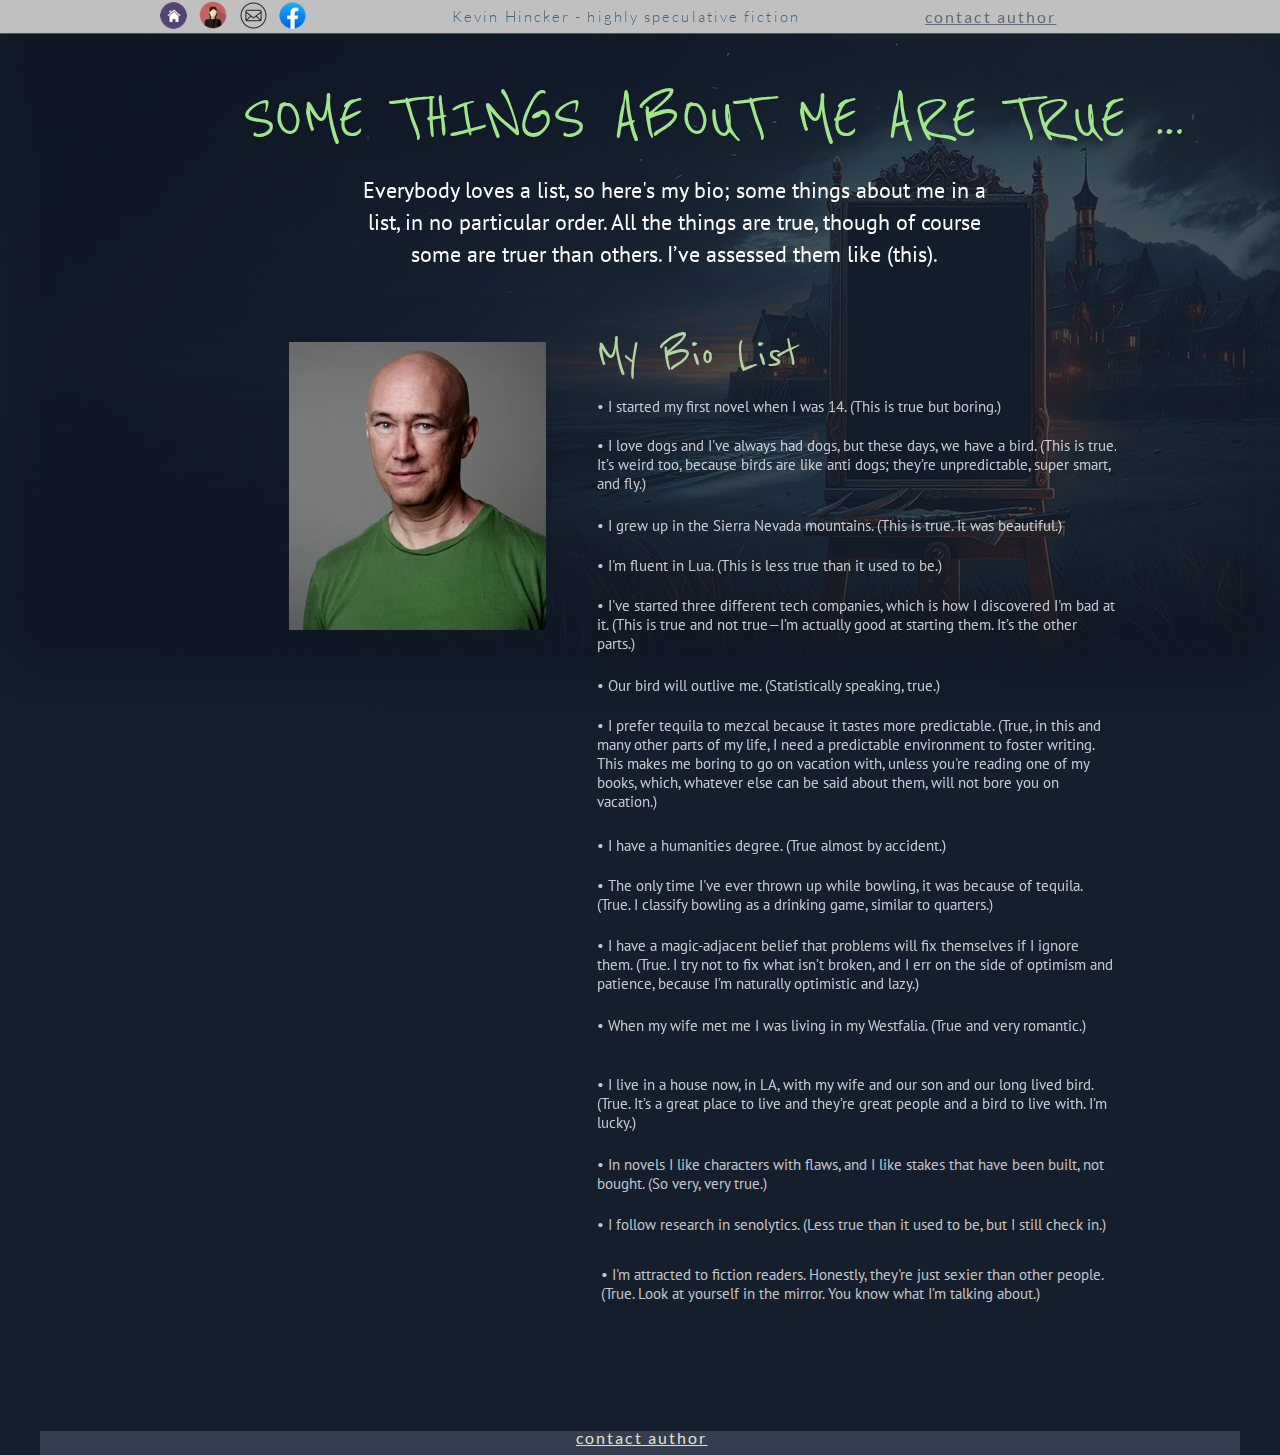
<file: about-me.html>
<!DOCTYPE html>
<html>
<head>
<meta charset="UTF-8">
<title>About Me</title>
<meta name="referrer" content="same-origin">
<link rel="canonical" href="https://kevinhincker.com/about-me.html">
<meta name="robots" content="max-image-preview:large">
<meta name="viewport" content="width=device-width,initial-scale=1,shrink-to-fit=no">
<link rel="preload" href="css/Lato-Light.woff2" as="font" crossorigin>
<style>html,body{-webkit-text-zoom:reset !important}@font-face{font-display:block;font-family:"Lato 3";src:url('css/Lato-Bold.woff2') format('woff2'),url('css/Lato-Bold.woff') format('woff');font-weight:700}@font-face{font-display:block;font-family:"Reenie Beanie";src:url('css/ReenieBeanie.woff2') format('woff2'),url('css/ReenieBeanie.woff') format('woff');font-weight:400}@font-face{font-display:block;font-family:"Aoboshi One";src:url('css/AoboshiOne-Regular.woff2') format('woff2'),url('css/AoboshiOne-Regular.woff') format('woff');font-weight:400}@font-face{font-display:block;font-family:"Bruno Ace";src:url('css/BrunoAce-Regular.woff2') format('woff2'),url('css/BrunoAce-Regular.woff') format('woff');font-weight:400}@font-face{font-display:block;font-family:"PT Sans 2";src:url('css/PT_Sans-Web-Italic.woff2') format('woff2'),url('css/PT_Sans-Web-Italic.woff') format('woff');font-weight:400;font-style:italic}@font-face{font-display:block;font-family:"PT Sans 3";src:url('css/PT_Sans-Web-BoldItalic.woff2') format('woff2'),url('css/PT_Sans-Web-BoldItalic.woff') format('woff');font-weight:700;font-style:italic}@font-face{font-display:block;font-family:"PT Sans 1";src:url('css/PT_Sans-Web-Bold.woff2') format('woff2'),url('css/PT_Sans-Web-Bold.woff') format('woff');font-weight:700}@font-face{font-display:block;font-family:"PT Sans";src:url('css/PT_Sans-Web-Regular.woff2') format('woff2'),url('css/PT_Sans-Web-Regular.woff') format('woff');font-weight:400}@font-face{font-display:block;font-family:Cinzel;src:url('css/Cinzel-Regular.woff2') format('woff2'),url('css/Cinzel-Regular.woff') format('woff');font-weight:400}@font-face{font-display:block;font-family:"Cinzel 1";src:url('css/Cinzel-Bold.woff2') format('woff2'),url('css/Cinzel-Bold.woff') format('woff');font-weight:700}@font-face{font-display:block;font-family:"EB Garamond";src:url('css/EBGaramond-Regular.woff2') format('woff2'),url('css/EBGaramond-Regular.woff') format('woff');font-weight:400}@font-face{font-display:block;font-family:"Istok Web 1";src:url('css/IstokWeb-Bold.woff2') format('woff2'),url('css/IstokWeb-Bold.woff') format('woff');font-weight:700}@font-face{font-display:block;font-family:"Lato 2";src:url('css/Lato-Regular.woff2') format('woff2'),url('css/Lato-Regular.woff') format('woff');font-weight:400}@font-face{font-display:block;font-family:"Lato 1";src:url('css/Lato-Light.woff2') format('woff2'),url('css/Lato-Light.woff') format('woff');font-weight:300}body>div{font-size:0}p,span,h1,h2,h3,h4,h5,h6,a,li{margin:0;word-spacing:normal;word-wrap:break-word;-ms-word-wrap:break-word;pointer-events:auto;-ms-text-size-adjust:none !important;-moz-text-size-adjust:none !important;-webkit-text-size-adjust:none !important;text-size-adjust:none !important;max-height:10000000px}sup{font-size:inherit;vertical-align:baseline;position:relative;top:-0.4em}sub{font-size:inherit;vertical-align:baseline;position:relative;top:0.4em}ul{display:block;word-spacing:normal;word-wrap:break-word;line-break:normal;list-style-type:none;padding:0;margin:0;-moz-padding-start:0;-khtml-padding-start:0;-webkit-padding-start:0;-o-padding-start:0;-padding-start:0;-webkit-margin-before:0;-webkit-margin-after:0}li{display:block;white-space:normal}[data-marker]::before{content:attr(data-marker) ' ';-webkit-user-select:none;-khtml-user-select:none;-moz-user-select:none;-ms-user-select:none;-o-user-select:none;user-select:none}li p{-webkit-touch-callout:none;-webkit-user-select:none;-khtml-user-select:none;-moz-user-select:none;-ms-user-select:none;-o-user-select:none;user-select:none}form{display:inline-block}a{text-decoration:inherit;color:inherit;-webkit-tap-highlight-color:rgba(0,0,0,0)}textarea{resize:none}.shm-l{float:left;clear:left}.shm-r{float:right;clear:right;shape-outside:content-box}.btf{display:none}.plyr{min-width:0 !important}html{font-family:sans-serif}body{font-size:0;margin:0;--z:1;zoom:var(--z)}audio,video{display:inline-block;vertical-align:baseline}audio:not([controls]){display:none;height:0}[hidden],template{display:none}a{background:0 0;outline:0}b,strong{font-weight:700}dfn{font-style:italic}h1,h2,h3,h4,h5,h6{font-size:1em;line-height:1;margin:0}img{border:0}svg:not(:root){overflow:hidden}button,input,optgroup,select,textarea{color:inherit;font:inherit;margin:0}button{overflow:visible}button,select{text-transform:none}button,html input[type=button],input[type=submit]{-webkit-appearance:button;cursor:pointer;box-sizing:border-box;white-space:normal}input[type=date],input[type=email],input[type=number],input[type=password],input[type=text],textarea{-webkit-appearance:none;appearance:none;box-sizing:border-box}button[disabled],html input[disabled]{cursor:default}button::-moz-focus-inner,input::-moz-focus-inner{border:0;padding:0}input{line-height:normal}input[type=checkbox],input[type=radio]{box-sizing:border-box;padding:0}input[type=number]::-webkit-inner-spin-button,input[type=number]::-webkit-outer-spin-button{height:auto}input[type=search]{-webkit-appearance:textfield;-moz-box-sizing:content-box;-webkit-box-sizing:content-box;box-sizing:content-box}input[type=search]::-webkit-search-cancel-button,input[type=search]::-webkit-search-decoration{-webkit-appearance:none}textarea{overflow:auto;box-sizing:border-box;border-color:#ddd}optgroup{font-weight:700}table{border-collapse:collapse;border-spacing:0}td,th{padding:0}blockquote{margin-block-start:0;margin-block-end:0;margin-inline-start:0;margin-inline-end:0}:-webkit-full-screen-ancestor:not(iframe){-webkit-clip-path:initial !important}
html{-webkit-font-smoothing:antialiased; -moz-osx-font-smoothing:grayscale}#b{background-color:#141e2d}.v7{display:inline-block;vertical-align:top}.ps93{position:relative;margin-top:-1px}.s100{width:100%;min-width:1200px;min-height:33px}.c25{border-top:1px solid rgba(255,255,255,0.02);border-bottom:1px solid rgba(174,171,171,0.39);background-clip:padding-box;-webkit-border-radius:0;-moz-border-radius:0;border-radius:0;background-color:#c0c0c0;opacity:1}.z76{z-index:16;pointer-events:none}.ps94{position:relative;margin-top:1px}.v8{display:block}.s101{width:1200px;margin-left:auto;margin-right:auto;min-height:29px}.ps95{position:relative;margin-left:120px;margin-top:0}.s102{min-width:146px;width:146px;min-height:29px}.ps96{position:relative;margin-left:0;margin-top:1px}.s103{min-width:27px;width:27px;min-height:27px;height:27px}.z77{z-index:23;pointer-events:auto}.a3{display:block}.i18{position:absolute;left:0;width:27px;height:27px;top:0;border:0}.ps97{position:relative;margin-left:12px;margin-top:0}.s104{min-width:28px;width:28px;min-height:28px;height:28px}.z78{z-index:24;pointer-events:auto}.i19{position:absolute;left:0;width:28px;height:28px;top:0;border:0}.ps98{position:relative;margin-left:12px;margin-top:0}.s105{min-width:29px;width:29px;min-height:29px;height:29px}.z79{z-index:25;pointer-events:auto}.i20{position:absolute;left:0;width:29px;height:29px;top:0;border:0}.ps99{position:relative;margin-left:11px;margin-top:1px}.z80{z-index:26;pointer-events:auto}.ps100{position:relative;margin-top:-31px}.s106{width:1200px;margin-left:auto;margin-right:auto;min-height:43px}.z81{pointer-events:none}.ps101{position:relative;margin-left:412px;margin-top:0}.s107{min-width:670px;width:670px;min-height:43px}.ps102{position:relative;margin-left:0;margin-top:1px}.s108{min-width:377px;width:377px;overflow:hidden;height:29px}.z82{z-index:22;pointer-events:auto}.p4{padding-bottom:0;text-align:left;text-indent:0;padding-right:0}.f38{font-family:"Lato 1";font-size:15px;font-size:calc(15px * var(--f));line-height:1.668;font-weight:300;font-style:normal;text-decoration:none;text-transform:none;letter-spacing:2.09px;color:#3d6079;background-color:initial;text-shadow:none}.f39{font-family:"Lato 1";font-size:15px;font-size:calc(15px * var(--f));line-height:1.668;font-weight:300;font-style:normal;text-decoration:none;text-transform:none;letter-spacing:2.09px;color:#3d6079;background-color:initial;text-shadow:none}.v9{display:inline-block;vertical-align:top}.ps103{position:relative;margin-left:96px;margin-top:0}.s109{min-width:197px;width:197px;overflow:hidden;height:43px}.z83{z-index:21;pointer-events:auto}.p5{text-indent:0;padding-bottom:0;padding-right:0;text-align:left}.f40{font-family:"Lato 2";font-size:16px;font-size:calc(16px * var(--f));line-height:1.688;font-weight:400;font-style:normal;text-decoration:underline;text-transform:none;letter-spacing:2.10px;color:rgba(38,46,70,0.6);background-color:initial;text-shadow:none}.ps104{position:relative;margin-top:-13px}.s110{width:100%;min-width:1200px;min-height:1071px}.c28{-webkit-border-radius:0;-moz-border-radius:0;border-radius:0}.z84{z-index:1;pointer-events:none}.c29{position:absolute;border:0;-webkit-border-radius:0;-moz-border-radius:0;border-radius:0;background-image:url(images/v/big-easle-1376.png);background-color:transparent;background-repeat:no-repeat;background-position:50% 0;opacity:0.22}.webp .c29{background-image:url(images/8/big-easle-1376.webp)}.s111{width:100%;height:100%;box-sizing:border-box}.ps105{position:relative;margin-top:35px}.s112{width:1200px;margin-left:auto;margin-right:auto;min-height:991px}.ps106{position:relative;margin-left:202px;margin-top:0}.s113{min-width:973px;width:973px;min-height:234px}.ps107{position:relative;margin-left:0;margin-top:0}.s114{min-width:973px;width:973px;min-height:234px;line-height:0}.ps108{position:relative;margin-left:0;margin-top:0}.s115{min-width:973px;width:973px;overflow:hidden;height:104px}.z85{z-index:20;pointer-events:auto}.f41{font-family:"Reenie Beanie";font-size:70px;font-size:calc(70px * var(--f));line-height:1.415;font-weight:400;font-style:normal;text-decoration:none;text-transform:uppercase;letter-spacing:normal;color:#a1e58c;background-color:initial;text-shadow:none}.ps109{position:relative;margin-left:99px;margin-top:-13px}.s116{min-width:662px;width:662px;min-height:135px}.c30{border:0;-webkit-border-radius:7px;-moz-border-radius:7px;border-radius:7px;background-color:rgba(37,54,85,0.07)}.z86{z-index:3}.ps110{position:relative;margin-left:119px;margin-top:-120px}.s117{min-width:627px;width:627px;overflow:hidden;height:128px}.z87{z-index:4;pointer-events:auto}.p6{text-indent:0;padding-bottom:0;padding-right:0;text-align:center}.f42{font-family:"PT Sans";font-size:22px;font-size:calc(22px * var(--f));line-height:1.456;font-weight:400;font-style:normal;text-decoration:none;text-transform:none;letter-spacing:normal;color:#fff;background-color:initial;text-shadow:none}.ps111{position:relative;margin-left:249px;margin-top:15px}.s118{min-width:827px;width:827px;min-height:355px}.ps112{position:relative;margin-left:0;margin-top:25px}.s119{min-width:257px;width:257px;min-height:288px;height:288px}.z88{z-index:2;pointer-events:auto}.i21{position:absolute;left:0;width:257px;height:288px;top:0;border:0}.ps113{position:relative;margin-left:50px;margin-top:0}.s120{min-width:211px;width:211px;overflow:hidden;height:104px}.z89{z-index:29;pointer-events:auto}.f43{font-family:"Reenie Beanie";font-size:54px;font-size:calc(54px * var(--f));line-height:1.408;font-weight:400;font-style:normal;text-decoration:none;text-transform:none;letter-spacing:normal;color:#b3d4a2;background-color:initial;text-shadow:none}.ps114{position:relative;margin-left:308px;margin-top:-233px}.s121{min-width:519px;width:519px;min-height:275px;line-height:0}.s122{min-width:519px;width:519px;overflow:hidden;height:38px}.z90{z-index:5;pointer-events:auto}.ps115{margin-left:0}.f44{font-family:"PT Sans";font-size:15px;font-size:calc(15px * var(--f));line-height:1.268;font-weight:400;font-style:normal;text-decoration:none;text-transform:none;letter-spacing:normal;color:rgba(255,255,255,0.76);background-color:initial;text-shadow:none}.ps116{position:relative;margin-left:0;margin-top:1px}.s123{min-width:519px;width:519px;overflow:hidden;height:76px}.z91{z-index:6;pointer-events:auto}.ps117{position:relative;margin-left:0;margin-top:4px}.z92{z-index:7;pointer-events:auto}.ps118{position:relative;margin-left:0;margin-top:2px}.z93{z-index:8;pointer-events:auto}.ps119{position:relative;margin-left:0;margin-top:2px}.z94{z-index:9;pointer-events:auto}.ps120{position:relative;margin-left:557px;margin-top:4px}.z95{z-index:10;pointer-events:auto}.ps121{position:relative;margin-left:557px;margin-top:2px}.s124{min-width:519px;width:519px;overflow:hidden;height:114px}.z96{z-index:11;pointer-events:auto}.ps122{position:relative;margin-left:557px;margin-top:6px}.z97{z-index:12;pointer-events:auto}.ps123{position:relative;margin-left:557px;margin-top:2px}.s125{min-width:519px;width:519px;overflow:hidden;height:57px}.z98{z-index:13;pointer-events:auto}.ps124{position:relative;margin-left:557px;margin-top:3px}.z99{z-index:14;pointer-events:auto}.ps125{position:relative;margin-left:557px;margin-top:4px}.s126{min-width:519px;width:519px;overflow:hidden;height:43px}.z100{z-index:15;pointer-events:auto}.ps126{position:relative;margin-top:-29px}.s127{width:1200px;margin-left:auto;margin-right:auto;min-height:380px}.ps127{position:relative;margin-left:557px;margin-top:0}.z101{z-index:27;pointer-events:auto}.z102{z-index:17;pointer-events:auto}.z103{z-index:18;pointer-events:auto}.ps128{position:relative;margin-left:561px;margin-top:7px}.s128{min-width:519px;width:519px;overflow:hidden;height:63px}.z104{pointer-events:auto}.ps129{position:relative;margin-left:0;margin-top:96px}.s129{min-width:1200px;width:1200px;min-height:31px}.s130{min-width:1200px;width:1200px;min-height:31px;line-height:0}.ps130{position:relative;margin-left:536px;margin-top:0}.s131{min-width:197px;width:197px;overflow:hidden;height:31px}.z105{z-index:30;pointer-events:auto}.f45{font-family:"Lato 2";font-size:16px;font-size:calc(16px * var(--f));line-height:1.688;font-weight:400;font-style:normal;text-decoration:underline;text-transform:none;letter-spacing:2.10px;color:#e3e0d1;background-color:initial;text-shadow:none}.ps131{position:relative;margin-left:0;margin-top:-24px}.s132{min-width:1200px;width:1200px;min-height:24px}.c31{border:0;-webkit-border-radius:0;-moz-border-radius:0;border-radius:0;background-color:rgba(226,229,254,0.16)}.z106{z-index:28}body{--d:0;--s:1200}@media (max-width:1199px) {.s100{min-width:320px;min-height:9px}.ps94{margin-top:0}.s101{width:320px;min-height:8px}.ps95{margin-left:32px}.s102{min-width:39px;width:39px;min-height:8px}.s103{min-width:7px;width:7px;min-height:7px;height:7px}.i18{width:7px;height:7px}.ps97{margin-left:3px}.s104{min-width:7px;width:7px;min-height:7px;height:7px}.i19{width:7px;height:7px}.ps98{margin-left:4px}.s105{min-width:8px;width:8px;min-height:8px;height:8px}.i20{width:8px;height:8px}.ps99{margin-left:3px}.ps100{margin-top:-9px}.s106{width:320px;min-height:9px}.ps101{margin-left:105px}.s107{min-width:200px;width:200px;min-height:9px}.ps102{margin-top:0}.s108{min-width:200px;width:200px;height:9px}.f38{font-size:4px;font-size:calc(4px * var(--f));line-height:1.751;letter-spacing:normal}.f39{font-size:4px;font-size:calc(4px * var(--f));line-height:1.751}.v9{display:none}.ps104{margin-top:-1px}.s110{min-width:320px;min-height:286px}.ps105{margin-top:8px}.s112{width:320px;min-height:232px}.ps106{margin-left:80px}.s113{min-width:208px;width:208px;min-height:61px}.s114{min-width:208px;width:208px;min-height:61px}.ps108{margin-left:23px}.s115{min-width:148px;width:148px;height:20px}.f41{font-size:10px;font-size:calc(10px * var(--f));line-height:1.501}.ps109{margin-left:0;margin-top:5px}.s116{min-width:177px;width:177px;min-height:36px}.ps110{margin-left:70px;margin-top:-29px}.s117{min-width:138px;width:138px;height:19px}.f42{font-size:4px;font-size:calc(4px * var(--f));line-height:1.251}.ps111{margin-left:32px;margin-top:-61px}.s118{min-width:256px;width:256px;min-height:154px}.ps112{margin-top:34px}.s119{min-width:107px;width:107px;min-height:120px;height:120px}.i21{width:107px;height:120px}.ps113{margin-left:-36px}.s120{min-width:148px;width:148px;height:20px}.f43{font-size:10px;font-size:calc(10px * var(--f));line-height:1.501}.ps114{margin-left:118px;margin-top:-98px}.s121{min-width:138px;width:138px;min-height:70px}.s122{min-width:138px;width:138px;height:6px}.f44{font-size:4px;font-size:calc(4px * var(--f));line-height:1.251}.ps116{margin-top:4px}.s123{min-width:138px;width:138px;height:17px}.ps117{margin-top:5px}.ps118{margin-top:4px}.ps119{margin-top:5px}.ps120{margin-left:150px;margin-top:-24px}.ps121{margin-left:150px;margin-top:-13px}.s124{min-width:138px;width:138px;height:27px}.ps122{margin-left:150px;margin-top:5px}.ps123{margin-left:150px;margin-top:5px}.s125{min-width:138px;width:138px;height:11px}.ps124{margin-left:150px;margin-top:5px}.ps125{margin-left:150px}.s126{min-width:138px;width:138px;height:11px}.ps126{margin-top:-41px}.s127{width:320px;min-height:134px}.ps127{margin-left:150px}.ps128{margin-left:150px;margin-top:5px}.s128{min-width:138px;width:138px;height:17px}.ps129{margin-top:28px}.s129{min-width:320px;width:320px;min-height:36px}.s130{min-width:320px;width:320px;min-height:36px}.ps130{margin-left:129px}.s131{min-width:146px;width:146px;height:36px}.f45{font-size:19px;font-size:calc(19px * var(--f));line-height:1.685;letter-spacing:normal}.f45:visited{font-size:19px;font-size:calc(19px * var(--f));line-height:1.685;letter-spacing:normal}.f45:hover{font-size:19px;font-size:calc(19px * var(--f));line-height:1.685;letter-spacing:normal}.f45:active{font-size:19px;font-size:calc(19px * var(--f));line-height:1.685;letter-spacing:normal}.ps131{margin-top:-6px}.s132{min-width:320px;width:320px;min-height:6px}body{--d:1;--s:320}}</style>
<script>!function(){var A=new Image;A.onload=A.onerror=function(){1!=A.height&&document.body.classList.remove("webp")},A.src="[data-uri]"}();
</script>
<link onload="this.media='all';this.onload=null;" rel="stylesheet" href="css/site.837563.css" media="print">
<noscript><link rel="stylesheet" href="css/site.837563.css" type="text/css"></noscript>
</head>
<body class="webp" id="b">
<script>!function(){var e=document.createElement("P");e.innerHTML="&nbsp;",e.style.cssText="position:fixed;visible:hidden;font-size:100px;zoom:1",document.body.appendChild(e);var t=function(e){return function(){var t=Math.trunc(1e4/parseFloat(window.getComputedStyle(e).getPropertyValue("font-size")))/100,n=document.body;t!=n.style.getPropertyValue("--f")&&n.style.setProperty("--f",t)}}(e);if("ResizeObserver"in window)new ResizeObserver(t).observe(e);else if("requestAnimationFrame"in window){var n=function(){t(),requestAnimationFrame(n)};requestAnimationFrame(n)}else setInterval(t,100)}()</script>

<script>/firefox/i.test(navigator.userAgent)||function(){var e=function(){var e=document.body;e.style.setProperty("--z",1);var t=window.innerWidth,n=getComputedStyle(e).getPropertyValue("--s");if(320==n){if(t<320)return;t=Math.min(479,t)}else if(480==n){if(t<480)return;t=Math.min(610,t)}else t=n;e.style.setProperty("--z",Math.trunc(t/n*1e4)/1e4)};window.addEventListener?window.addEventListener("resize",e,!0):window.onscroll=e,e()}()</script>

<div class="v7 ps93 s100 c25 z76">
<div class="ps94 v8 s101">
<div class="v7 ps95 s102">
<div class="v7 ps96 s103 c26 z77">
<a href="./" class="a3"><picture><source srcset="images/8/home_dot-48-14.webp 2x" type="image/webp" media="(max-width:1199px)"><source srcset="images/p/home_dot-48-14.png 2x" media="(max-width:1199px)"><source srcset="images/4/home_dot-48-27.webp 1x, images/t/home_dot-48-54.webp 2x" type="image/webp" media="(min-width:1200px)"><source srcset="images/l/home_dot-48-27.png 1x, images/a/home_dot-48-54.png 2x" media="(min-width:1200px)"><img src="images/a/home_dot-48-54.png" class="i18"></picture></a>
</div>
<div class="v7 ps97 s104 c26 z78">
<a href="#" class="a3"><picture><source srcset="images/r/avatar-50-14.webp 2x" type="image/webp" media="(max-width:1199px)"><source srcset="images/n/avatar-50-14.png 2x" media="(max-width:1199px)"><source srcset="images/l/avatar-50-28.webp 1x, images/h/avatar-50-56.webp 2x" type="image/webp" media="(min-width:1200px)"><source srcset="images/a/avatar-50-28.png 1x, images/e/avatar-50-56.png 2x" media="(min-width:1200px)"><img src="images/e/avatar-50-56.png" class="i19"></picture></a>
</div>
<div class="v7 ps98 s105 c26 z79">
<a href="contact.html" class="a3"><picture><source srcset="images/c/email-52-16.webp 2x" type="image/webp" media="(max-width:1199px)"><source srcset="images/j/email-52-16.png 2x" media="(max-width:1199px)"><source srcset="images/8/email-52-29.webp 1x, images/t/email-52-58.webp 2x" type="image/webp" media="(min-width:1200px)"><source srcset="images/t/email-52-29.png 1x, images/h/email-52-58.png 2x" media="(min-width:1200px)"><img src="images/h/email-52-58.png" class="i20"></picture></a>
</div>
<div class="v7 ps99 s103 c26 z80">
<a href="https://www.facebook.com/people/Kevin-Hincker/100086128397221/" class="a3"><picture><source srcset="images/e/facebook-48-14.webp 2x" type="image/webp" media="(max-width:1199px)"><source srcset="images/4/facebook-48-14.png 2x" media="(max-width:1199px)"><source srcset="images/2/facebook-48-27.webp 1x, images/2/facebook-48-54.webp 2x" type="image/webp" media="(min-width:1200px)"><source srcset="images/a/facebook-48-27.png 1x, images/v/facebook-48-54.png 2x" media="(min-width:1200px)"><img src="images/v/facebook-48-54.png" class="i18"></picture></a>
</div>
</div>
</div>
</div>
<div class="ps100 v8 s106 z81">
<div class="v7 ps101 s107">
<div class="v7 ps102 s108 c26 z82">
<h2 class="p4 f38">Kevin Hincker - <span class="f39">highly </span>speculative fiction</h2>
</div>
<div class="v9 ps103 s109 c27 z83">
<p class="p5"><a href="contact.html" class="f40">contact author</a></p>
</div>
</div>
</div>
<div class="v7 ps104 s110 c28 z84">
<div class="c29 s111">
</div>
<div class="ps105 v8 s112">
<div class="v7 ps106 s113">
<div class="v7 ps107 s114">
<div class="v7 ps108 s115 c26 z85">
<p class="p4 f41">Some Things About Me Are True &hellip;</p>
</div>
<div class="v7 ps109 s116 c30 z86"></div>
<div class="v7 ps110 s117 c26 z87">
<p class="p6 f42">Everybody loves a list, so here's my bio; some things about me in a list, in no particular order. All the things are true, though of course some are truer than others. I&rsquo;ve assessed them like (this).</p>
</div>
</div>
</div>
<div class="v7 ps111 s118">
<div class="v7 ps112 s119 c26 z88">
<picture>
<source srcset="images/h/kevinheadshot-800-214.webp 2x" type="image/webp" media="(max-width:1199px)">
<source srcset="images/p/kevinheadshot-800-214.jpg 2x" media="(max-width:1199px)">
<source srcset="images/2/kevinheadshot-800-257.webp 1x, images/p/kevinheadshot-800-514.webp 2x" type="image/webp" media="(min-width:1200px)">
<source srcset="images/c/kevinheadshot-800-257.jpg 1x, images/a/kevinheadshot-800-514.jpg 2x" media="(min-width:1200px)">
<img src="images/a/kevinheadshot-800-514.jpg" class="i21">
</picture>
</div>
<div class="v7 ps113 s120 c26 z89">
<p class="p4 f43">My Bio List</p>
</div>
<div class="v7 ps114 s121">
<div class="v7 ps107 s122 c26 z90">
<ul class="ps115">
<li data-marker="&bull;" class="p4 f44"><span class="f44">I started my first novel when I was 14. (This is true but boring.)</span></li>
</ul>
</div>
<div class="v7 ps116 s123 c26 z91">
<ul class="ps115">
<li data-marker="&bull;" class="p4 f44"><span class="f44">I love dogs and I've always had dogs, but these days, we have a bird. (This is true. It&rsquo;s weird too, because birds are like anti dogs; they&rsquo;re unpredictable, super smart, and fly.)</span></li>
</ul>
</div>
<div class="v7 ps117 s122 c26 z92">
<ul class="ps115">
<li data-marker="&bull;" class="p4 f44"><span class="f44">I grew up in the Sierra Nevada mountains. (This is true. It was beautiful.)</span></li>
</ul>
</div>
<div class="v7 ps118 s122 c26 z93">
<ul class="ps115">
<li data-marker="&bull;" class="p4 f44"><span class="f44">I'm fluent in Lua. (This is less true than it used to be.)</span></li>
</ul>
</div>
<div class="v7 ps119 s123 c26 z94">
<ul class="ps115">
<li data-marker="&bull;" class="p4 f44"><span class="f44">I've started three different tech companies, which is how I discovered I'm bad at it. (This is true and not true&mdash;I&rsquo;m actually good at starting them. It&rsquo;s the other parts.)</span></li>
</ul>
</div>
</div>
</div>
<div class="v7 ps120 s122 c26 z95">
<ul class="ps115">
<li data-marker="&bull;" class="p4 f44"><span class="f44">Our bird will outlive me. (Statistically speaking, true.)</span></li>
</ul>
</div>
<div class="v7 ps121 s124 c26 z96">
<ul class="ps115">
<li data-marker="&bull;" class="p4 f44"><span class="f44">I prefer tequila to mezcal because it tastes more predictable. (True, in this and many other parts of my life, I need a predictable environment to foster writing. This makes me boring to go on vacation with, unless you're reading one of my books, which, whatever else can be said about them, will not bore you on vacation.)&nbsp;</span></li>
</ul>
</div>
<div class="v7 ps122 s122 c26 z97">
<ul class="ps115">
<li data-marker="&bull;" class="p4 f44"><span class="f44">I have a humanities degree. (True almost by accident.)</span></li>
</ul>
</div>
<div class="v7 ps123 s125 c26 z98">
<ul class="ps115">
<li data-marker="&bull;" class="p4 f44"><span class="f44">The only time I've ever thrown up while bowling, it was because of tequila. (True. I classify bowling as a drinking game, similar to quarters.)</span></li>
</ul>
</div>
<div class="v7 ps124 s123 c26 z99">
<ul class="ps115">
<li data-marker="&bull;" class="p4 f44"><span class="f44">I have a magic-adjacent belief that problems will fix themselves if I ignore them. (True. I try not to fix what isn&rsquo;t broken, and I err on the side of optimism and patience, because I&rsquo;m naturally optimistic and lazy.)</span></li>
</ul>
</div>
<div class="v7 ps125 s126 c26 z100">
<ul class="ps115">
<li data-marker="&bull;" class="p4 f44"><span class="f44">When my wife met me I was living in my Westfalia. (True and very romantic.)</span></li>
</ul>
</div>
</div>
</div>
<div class="ps126 v8 s127 z81">
<div class="v7 ps127 s123 c26 z101">
<ul class="ps115">
<li data-marker="&bull;" class="p4 f44"><span class="f44">I live in a house now, in LA, with my wife and our son and our long lived bird. (True. It&rsquo;s a great place to live and they&rsquo;re great people and a bird to live with. I&rsquo;m lucky.)</span></li>
</ul>
</div>
<div class="v7 ps125 s125 c26 z102">
<ul class="ps115">
<li data-marker="&bull;" class="p4 f44"><span class="f44">In novels I like characters with flaws, and I like stakes that have been built, not bought. (So very, very true.)</span></li>
</ul>
</div>
<div class="v7 ps124 s126 c26 z103">
<ul class="ps115">
<li data-marker="&bull;" class="p4 f44"><span class="f44">I follow research in senolytics. (Less true than it used to be, but I still check in.)</span></li>
</ul>
</div>
<div class="v7 ps128 s128 c26 z104">
<ul class="ps115">
<li data-marker="&bull;" class="p4 f44"><span class="f44">I'm attracted to fiction readers. Honestly, they're just sexier than other people. (True. Look at yourself in the mirror. You know what I&rsquo;m talking about.)</span></li>
</ul>
</div>
<div class="v7 ps129 s129">
<div class="v7 ps107 s130">
<div class="v7 ps130 s131 c26 z105">
<p class="p4"><a href="contact.html" class="f45">contact author</a></p>
</div>
<div class="v7 ps131 s132 c31 z106"></div>
</div>
</div>
</div>
<div class="btf c24">
</div>
<script>var lwi=-1;function thresholdPassed(){var w=document.documentElement.clientWidth;var p=false;var cw=0;if(w>=1200){cw++;}if(lwi!=cw){p=true;}lwi=cw;return p;}!function(){if("Promise"in window&&void 0!==window.performance){var e,t,r=document,n=function(){return r.createElement("link")},o=new Set,a=n(),i=a.relList&&a.relList.supports&&a.relList.supports("prefetch"),s=location.href.replace(/#[^#]+$/,"");o.add(s);var c=function(e){var t=location,r="http:",n="https:";if(e&&e.href&&e.origin==t.origin&&[r,n].includes(e.protocol)&&(e.protocol!=r||t.protocol!=n)){var o=e.pathname;if(!(e.hash&&o+e.search==t.pathname+t.search||"?preload=no"==e.search.substr(-11)||".html"!=o.substr(-5)&&".html"!=o.substr(-5)&&"/"!=o.substr(-1)))return!0}},u=function(e){var t=e.replace(/#[^#]+$/,"");if(!o.has(t)){if(i){var a=n();a.rel="prefetch",a.href=t,r.head.appendChild(a)}else{var s=new XMLHttpRequest;s.open("GET",t,s.withCredentials=!0),s.send()}o.add(t)}},p=function(e){return e.target.closest("a")},f=function(t){var r=t.relatedTarget;r&&p(t)==r.closest("a")||e&&(clearTimeout(e),e=void 0)},d={capture:!0,passive:!0};r.addEventListener("touchstart",function(e){t=performance.now();var r=p(e);c(r)&&u(r.href)},d),r.addEventListener("mouseover",function(r){if(!(performance.now()-t<1200)){var n=p(r);c(n)&&(n.addEventListener("mouseout",f,{passive:!0}),e=setTimeout(function(){u(n.href),e=void 0},80))}},d)}}();dpth="/";!function(){var e={},t={},n={};window.ld=function(a,r,o){var c=function(){"interactive"==document.readyState?(r&&r(),document.addEventListener("readystatechange",function(){"complete"==document.readyState&&o&&o()})):"complete"==document.readyState?(r&&r(),o&&o()):document.addEventListener("readystatechange",function(){"interactive"==document.readyState&&r&&r(),"complete"==document.readyState&&o&&o()})},d=(1<<a.length)-1,u=0,i=function(r){var o=a[r],i=function(){for(var t=0;t<a.length;t++){var r=(1<<t)-1;if((u&r)==r&&n[a[t]]){if(!e[a[t]]){var o=document.createElement("script");o.textContent=n[a[t]],document.body.appendChild(o),e[a[t]]=!0}if((u|=1<<t)==d)return c(),0}}return 1};if(null==t[o]){t[o]=[];var f=new XMLHttpRequest;f.open("GET",o,!0),f.onload=function(){n[o]=f.responseText,[].forEach.call(t[o],function(e){e()})},t[o].push(i),f.send()}else{if(e[o])return i();t[o].push(i)}return 1};if(a.length)for(var f=0;f<a.length&&i(f);f++);else c()}}();ld([],function(){!function(){var e=document.querySelectorAll('a[href^="#"]');[].forEach.call(e,function(e){var t=navigator.userAgent,a=/chrome/i.test(t),o=/firefox/i.test(t),n=/iPad|iPhone|iPod/.test(t)&&!window.MSStream||"MacIntel"===navigator.platform&&navigator.maxTouchPoints>1;e.addEventListener("click",function(t){var r=!1,i=document.body.parentNode;n&&"none"!=getComputedStyle(i).getPropertyValue("scroll-snap-type")&&(i.setAttribute("data-snap",i.style.scrollSnapType),i.style.scrollSnapType="none",r=!0);var s=0;if(e.hash.length>1){var u=parseFloat(getComputedStyle(document.body).getPropertyValue("zoom"));!o&&u||(u=1);var l=e.hash.slice(1),c=document.getElementById(l);if(null===c&&null===(c=document.querySelector('[name="'+l+'"]')))return;s=a?c.getBoundingClientRect().top*u+pageYOffset:(c.getBoundingClientRect().top+pageYOffset)*u}else if(r)for(var m=document.querySelectorAll("[data-block-group]"),p=0;p<m.length;p++)if("none"!=getComputedStyle(m[p]).getPropertyValue("scroll-snap-align")){c=m[p];break}if(r)window.smoothScroll(t,c,1);else if("scrollBehavior"in document.documentElement.style)scroll({top:s,left:0,behavior:"smooth"});else if("requestAnimationFrame"in window){var d=pageYOffset,f=null;requestAnimationFrame(function e(t){f||(f=t);var a=(t-f)/400;scrollTo(0,d<s?(s-d)*a+d:d-(d-s)*a),a<1?requestAnimationFrame(e):scrollTo(0,s)})}else scrollTo(0,s);t.preventDefault()},!1)})}(),window.smoothScroll=function(e,t,a,o){e.stopImmediatePropagation();var n,r=pageYOffset;t?(("string"==typeof t||t instanceof String)&&(t=document.querySelector(t)),n=t.getBoundingClientRect().top):n=-r;var i=navigator.userAgent,s=/chrome/i.test(i),u=/firefox/i.test(i),l=parseFloat(getComputedStyle(document.body).getPropertyValue("zoom"));!u&&l||(l=1);var c=n*l+(s?0:r*(l-1)),m=null;function p(){d(window.performance.now?window.performance.now():Date.now())}function d(e){null===m&&(m=e);var n=(e-m)/1e3,i=function(e,t,a){switch(o){case"linear":break;case"easeInQuad":e*=e;break;case"easeOutQuad":e=1-(1-e)*(1-e);break;case"easeInCubic":e*=e*e;break;case"easeOutCubic":e=1-Math.pow(1-e,3);break;case"easeInOutCubic":e=e<.5?4*e*e*e:1-Math.pow(-2*e+2,3)/2;break;case"easeInQuart":e*=e*e*e;break;case"easeOutQuart":e=1-Math.pow(1-e,4);break;case"easeInOutQuart":e=e<.5?8*e*e*e*e:1-Math.pow(-2*e+2,4)/2;break;case"easeInQuint":e*=e*e*e*e;break;case"easeOutQuint":e=1-Math.pow(1-e,5);break;case"easeInOutQuint":e=e<.5?16*e*e*e*e*e:1-Math.pow(-2*e+2,5)/2;break;case"easeInCirc":e=1-Math.sqrt(1-Math.pow(e,2));break;case"easeOutCirc":e=Math.sqrt(1-Math.pow(0,2));break;case"easeInOutCirc":e=e<.5?(1-Math.sqrt(1-Math.pow(2*e,2)))/2:(Math.sqrt(1-Math.pow(-2*e+2,2))+1)/2;break;case"easeInOutQuad":default:e=e<.5?2*e*e:1-Math.pow(-2*e+2,2)/2}e>1&&(e=1);return t+a*e}(n/a,r,c);window.scrollTo(0,i),n<a?"requestAnimationFrame"in window?requestAnimationFrame(d):setTimeout(p,1e3/120):(/iPad|iPhone|iPod/.test(navigator.userAgent)&&!window.MSStream||"MacIntel"===navigator.platform&&navigator.maxTouchPoints>1)&&(t&&t.scrollIntoView(),setTimeout(function(){var e=document.body.parentNode;e.style.scrollSnapType=e.getAttribute("data-snap"),e.removeAttribute("data-snap")},100))}return"requestAnimationFrame"in window?requestAnimationFrame(d):setTimeout(p,1e3/120),!1};!function(){var e=null;if(location.hash){var t=location.hash.replace("#",""),n=function(){var o=document.getElementById(t);null===o&&(o=document.querySelector('[name="'+t+'"]')),o&&o.scrollIntoView(!0),"0px"===window.getComputedStyle(document.body).getPropertyValue("min-width")?setTimeout(n,100):null!=e&&setTimeout(e,100)};n()}else null!=e&&e()}();});</script>
</body>
</html>
</file>
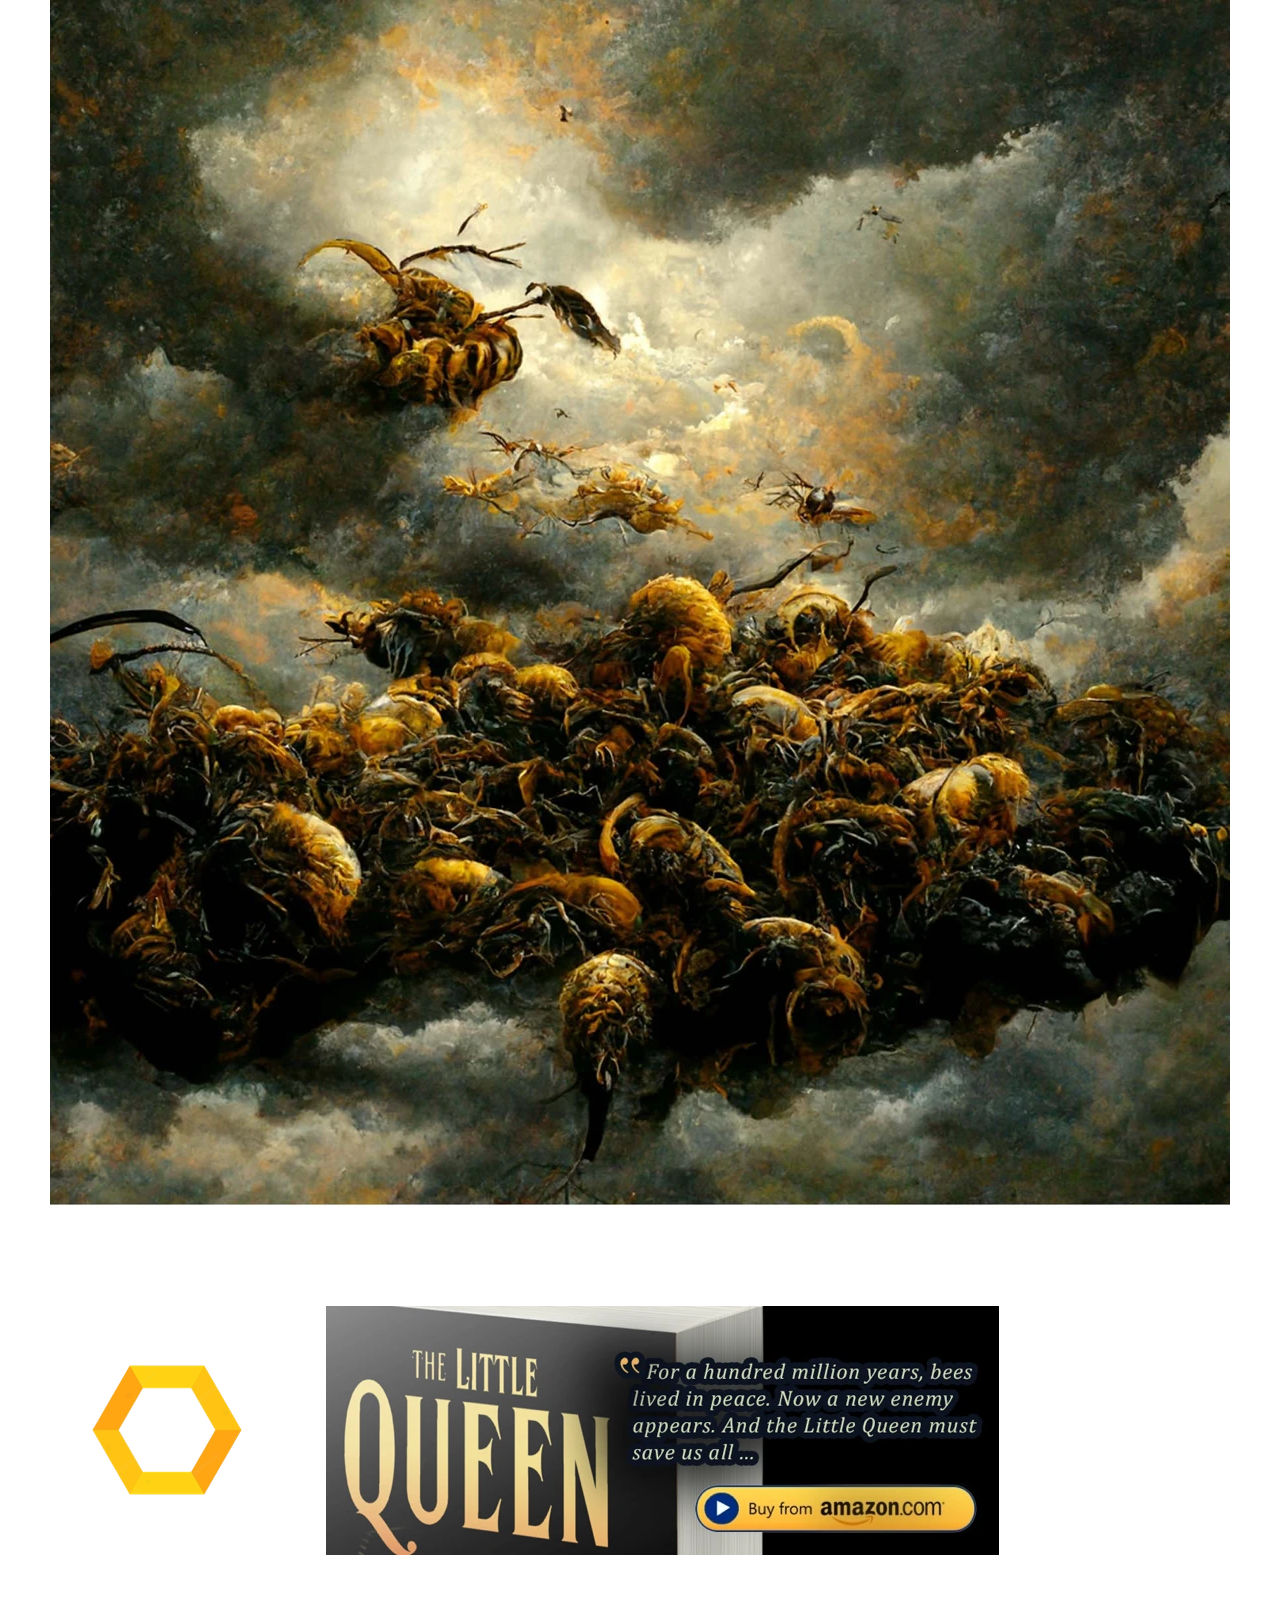
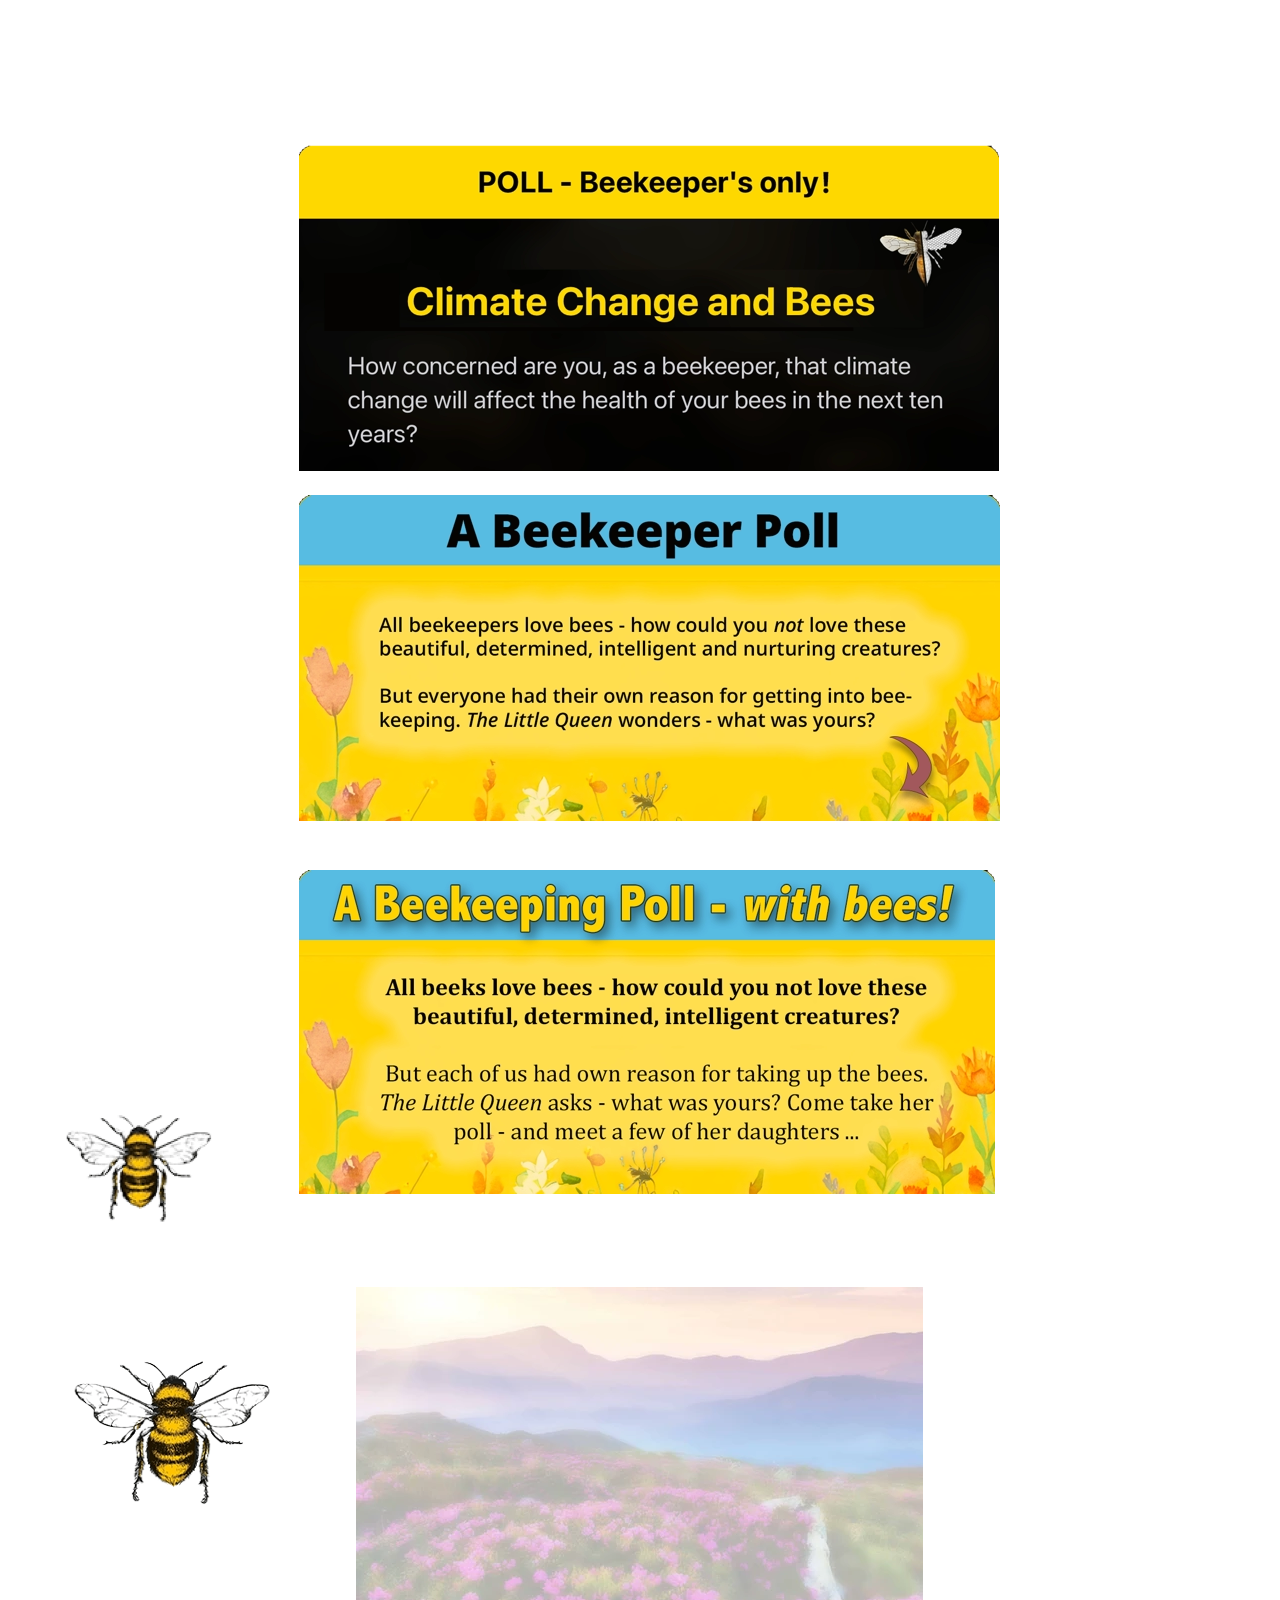
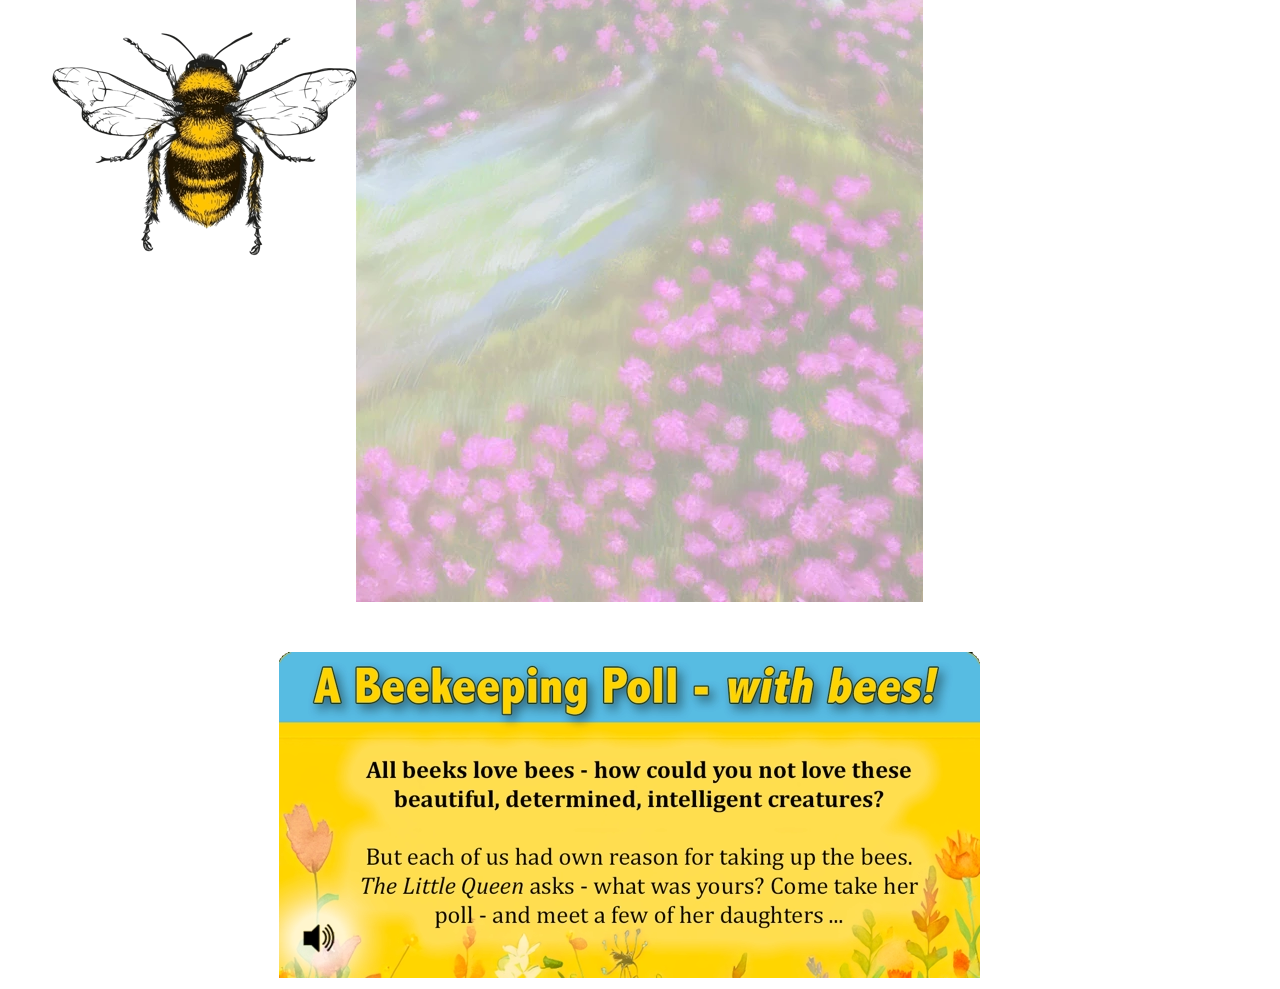
<file: bee_image_page.html>
<!DOCTYPE html>
<html>
<head>
<meta charset="UTF-8">
<title>bee_image_page</title>
<meta name="referrer" content="same-origin">
<link rel="canonical" href="https://kevinhincker.com/bee_image_page.html">
<meta name="robots" content="max-image-preview:large">
<meta name="viewport" content="width=device-width,initial-scale=1,shrink-to-fit=no">
<style>html,body{-webkit-text-zoom:reset !important}@font-face{font-display:block;font-family:"Lato 3";src:url('css/Lato-Bold.woff2') format('woff2'),url('css/Lato-Bold.woff') format('woff');font-weight:700}@font-face{font-display:block;font-family:"Reenie Beanie";src:url('css/ReenieBeanie.woff2') format('woff2'),url('css/ReenieBeanie.woff') format('woff');font-weight:400}@font-face{font-display:block;font-family:"Aoboshi One";src:url('css/AoboshiOne-Regular.woff2') format('woff2'),url('css/AoboshiOne-Regular.woff') format('woff');font-weight:400}@font-face{font-display:block;font-family:"Bruno Ace";src:url('css/BrunoAce-Regular.woff2') format('woff2'),url('css/BrunoAce-Regular.woff') format('woff');font-weight:400}@font-face{font-display:block;font-family:"PT Sans 2";src:url('css/PT_Sans-Web-Italic.woff2') format('woff2'),url('css/PT_Sans-Web-Italic.woff') format('woff');font-weight:400;font-style:italic}@font-face{font-display:block;font-family:"PT Sans 3";src:url('css/PT_Sans-Web-BoldItalic.woff2') format('woff2'),url('css/PT_Sans-Web-BoldItalic.woff') format('woff');font-weight:700;font-style:italic}@font-face{font-display:block;font-family:"PT Sans 1";src:url('css/PT_Sans-Web-Bold.woff2') format('woff2'),url('css/PT_Sans-Web-Bold.woff') format('woff');font-weight:700}@font-face{font-display:block;font-family:"PT Sans";src:url('css/PT_Sans-Web-Regular.woff2') format('woff2'),url('css/PT_Sans-Web-Regular.woff') format('woff');font-weight:400}@font-face{font-display:block;font-family:Cinzel;src:url('css/Cinzel-Regular.woff2') format('woff2'),url('css/Cinzel-Regular.woff') format('woff');font-weight:400}@font-face{font-display:block;font-family:"Cinzel 1";src:url('css/Cinzel-Bold.woff2') format('woff2'),url('css/Cinzel-Bold.woff') format('woff');font-weight:700}@font-face{font-display:block;font-family:"EB Garamond";src:url('css/EBGaramond-Regular.woff2') format('woff2'),url('css/EBGaramond-Regular.woff') format('woff');font-weight:400}@font-face{font-display:block;font-family:"Istok Web 1";src:url('css/IstokWeb-Bold.woff2') format('woff2'),url('css/IstokWeb-Bold.woff') format('woff');font-weight:700}@font-face{font-display:block;font-family:"Lato 2";src:url('css/Lato-Regular.woff2') format('woff2'),url('css/Lato-Regular.woff') format('woff');font-weight:400}@font-face{font-display:block;font-family:"Lato 1";src:url('css/Lato-Light.woff2') format('woff2'),url('css/Lato-Light.woff') format('woff');font-weight:300}body>div{font-size:0}p,span,h1,h2,h3,h4,h5,h6,a,li{margin:0;word-spacing:normal;word-wrap:break-word;-ms-word-wrap:break-word;pointer-events:auto;-ms-text-size-adjust:none !important;-moz-text-size-adjust:none !important;-webkit-text-size-adjust:none !important;text-size-adjust:none !important;max-height:10000000px}sup{font-size:inherit;vertical-align:baseline;position:relative;top:-0.4em}sub{font-size:inherit;vertical-align:baseline;position:relative;top:0.4em}ul{display:block;word-spacing:normal;word-wrap:break-word;line-break:normal;list-style-type:none;padding:0;margin:0;-moz-padding-start:0;-khtml-padding-start:0;-webkit-padding-start:0;-o-padding-start:0;-padding-start:0;-webkit-margin-before:0;-webkit-margin-after:0}li{display:block;white-space:normal}[data-marker]::before{content:attr(data-marker) ' ';-webkit-user-select:none;-khtml-user-select:none;-moz-user-select:none;-ms-user-select:none;-o-user-select:none;user-select:none}li p{-webkit-touch-callout:none;-webkit-user-select:none;-khtml-user-select:none;-moz-user-select:none;-ms-user-select:none;-o-user-select:none;user-select:none}form{display:inline-block}a{text-decoration:inherit;color:inherit;-webkit-tap-highlight-color:rgba(0,0,0,0)}textarea{resize:none}.shm-l{float:left;clear:left}.shm-r{float:right;clear:right;shape-outside:content-box}.btf{display:none}.plyr{min-width:0 !important}html{font-family:sans-serif}body{font-size:0;margin:0;--z:1;zoom:var(--z)}audio,video{display:inline-block;vertical-align:baseline}audio:not([controls]){display:none;height:0}[hidden],template{display:none}a{background:0 0;outline:0}b,strong{font-weight:700}dfn{font-style:italic}h1,h2,h3,h4,h5,h6{font-size:1em;line-height:1;margin:0}img{border:0}svg:not(:root){overflow:hidden}button,input,optgroup,select,textarea{color:inherit;font:inherit;margin:0}button{overflow:visible}button,select{text-transform:none}button,html input[type=button],input[type=submit]{-webkit-appearance:button;cursor:pointer;box-sizing:border-box;white-space:normal}input[type=date],input[type=email],input[type=number],input[type=password],input[type=text],textarea{-webkit-appearance:none;appearance:none;box-sizing:border-box}button[disabled],html input[disabled]{cursor:default}button::-moz-focus-inner,input::-moz-focus-inner{border:0;padding:0}input{line-height:normal}input[type=checkbox],input[type=radio]{box-sizing:border-box;padding:0}input[type=number]::-webkit-inner-spin-button,input[type=number]::-webkit-outer-spin-button{height:auto}input[type=search]{-webkit-appearance:textfield;-moz-box-sizing:content-box;-webkit-box-sizing:content-box;box-sizing:content-box}input[type=search]::-webkit-search-cancel-button,input[type=search]::-webkit-search-decoration{-webkit-appearance:none}textarea{overflow:auto;box-sizing:border-box;border-color:#ddd}optgroup{font-weight:700}table{border-collapse:collapse;border-spacing:0}td,th{padding:0}blockquote{margin-block-start:0;margin-block-end:0;margin-inline-start:0;margin-inline-end:0}:-webkit-full-screen-ancestor:not(iframe){-webkit-clip-path:initial !important}
html{-webkit-font-smoothing:antialiased; -moz-osx-font-smoothing:grayscale}#b{background-color:transparent}.ps153{position:relative;margin-top:0}.v16{display:block}.s152{width:1200px;margin-left:auto;margin-right:auto;min-height:4189px}.z119{pointer-events:none}.v17{display:inline-block;vertical-align:top}.ps154{position:relative;margin-left:0;margin-top:0}.s153{min-width:1200px;width:1200px;min-height:1208px;height:1208px}.z120{pointer-events:auto}.i27{position:absolute;left:10px;width:1180px;height:1208px;top:0;border:0}.ps155{position:relative;margin-left:27px;margin-top:83px}.s154{min-width:932px;width:932px;min-height:278px}.z121{z-index:2}.ps156{position:relative;margin-left:0;margin-top:64px}.s155{min-width:200px;width:200px;min-height:150px;height:150px}.i28{position:absolute;left:25px;width:150px;height:150px;top:0;border:0}.ps157{position:relative;margin-left:59px;margin-top:0}.s156{min-width:673px;width:673px;min-height:278px;height:278px}.i29{position:absolute;left:0;width:673px;height:249px;top:15px;border:0}.ps158{position:relative;margin-left:0;margin-top:161px}.s157{min-width:960px;width:960px;min-height:1107px}.z122{z-index:3}.ps159{position:relative;margin-left:0;margin-top:957px}.i30{position:absolute;left:21px;width:157px;height:150px;top:0;border:0}.s158{min-width:701px;width:701px;min-height:1072px;line-height:0}.s159{min-width:700px;width:700px;min-height:355px;height:355px}.i31{position:absolute;left:0;width:700px;height:326px;top:15px;border:0}.ps160{position:relative;margin-left:0;margin-top:-72px}.s160{min-width:701px;width:701px;min-height:490px;height:490px}.i32{position:absolute;left:0;width:701px;height:326px;top:82px;border:0}.ps161{position:relative;margin-left:0;margin-top:-41px}.s161{min-width:696px;width:696px;min-height:340px;height:340px}.i33{position:absolute;left:0;width:696px;height:324px;top:8px;border:0}.ps162{position:relative;margin-left:0;margin-top:50px}.s162{min-width:1200px;width:1200px;min-height:915px}.s163{min-width:1200px;width:1200px;min-height:915px;line-height:0}.s164{min-width:1200px;width:1200px;min-height:915px;height:915px}.z123{z-index:6;pointer-events:auto}.i34{position:absolute;left:316px;width:567px;height:915px;top:0;border:0}.ps163{position:relative;margin-left:27px;margin-top:-882px}.s165{min-width:212px;width:212px;min-height:208px;height:208px}.z124{z-index:10;pointer-events:auto}.i35{position:absolute;left:0;width:212px;height:201px;top:4px;border:0}.ps164{position:relative;margin-left:-239px;margin-top:-647px}.s166{min-width:332px;width:332px;min-height:354px;height:354px}.z125{z-index:8;pointer-events:auto}.i36{position:absolute;left:0;width:332px;height:316px;top:19px;border:0}.ps165{position:relative;margin-left:239px;margin-top:38px}.s167{min-width:701px;width:701px;min-height:349px;height:349px}.z126{z-index:11;pointer-events:auto}.i37{position:absolute;left:0;width:701px;height:326px;top:12px;border:0}body{--d:0;--s:1200}@media (max-width:1199px) {.s152{width:320px;min-height:1014px}.s153{min-width:320px;width:320px;min-height:322px;height:322px}.i27{left:3px;width:314px;height:322px}.ps155{margin-left:7px;margin-top:22px}.s154{min-width:248px;width:248px;min-height:74px}.ps156{margin-top:17px}.s155{min-width:53px;width:53px;min-height:40px;height:40px}.i28{left:7px;width:40px;height:40px}.ps157{margin-left:16px}.s156{min-width:179px;width:179px;min-height:74px;height:74px}.i29{width:179px;height:66px;top:4px}.ps158{margin-top:43px}.s157{min-width:256px;width:256px;min-height:296px}.ps159{margin-top:256px}.i30{left:6px;width:42px;height:40px}.s158{min-width:187px;width:187px;min-height:287px}.s159{min-width:187px;width:187px;min-height:95px;height:95px}.i31{width:187px;height:87px;top:4px}.ps160{margin-top:-19px}.s160{min-width:187px;width:187px;min-height:131px;height:131px}.i32{width:187px;height:87px;top:22px}.ps161{margin-top:-11px}.s161{min-width:186px;width:186px;min-height:91px;height:91px}.i33{width:186px;height:87px;top:2px}.ps162{margin-top:13px}.s162{min-width:320px;width:320px;min-height:244px}.s163{min-width:320px;width:320px;min-height:244px}.s164{min-width:320px;width:320px;min-height:244px;height:244px}.i34{left:84px;width:151px;height:244px}.ps163{margin-left:7px;margin-top:-235px}.s165{min-width:57px;width:57px;min-height:55px;height:55px}.i35{width:57px;height:54px;top:1px}.ps164{margin-left:-64px;margin-top:-173px}.s166{min-width:89px;width:89px;min-height:94px;height:94px}.i36{width:89px;height:85px;top:4px}.ps165{margin-left:60px;margin-top:-659px}.s167{min-width:200px;width:200px;min-height:150px;height:150px}.i37{width:200px;height:93px;top:29px}body{--d:1;--s:320}}</style>
<link onload="this.media='all';this.onload=null;" rel="stylesheet" href="css/site.837563.css" media="print">
<noscript><link rel="stylesheet" href="css/site.837563.css" type="text/css"></noscript>
</head>
<body id="b">
<script>!function(){var e=document.createElement("P");e.innerHTML="&nbsp;",e.style.cssText="position:fixed;visible:hidden;font-size:100px;zoom:1",document.body.appendChild(e);var t=function(e){return function(){var t=Math.trunc(1e4/parseFloat(window.getComputedStyle(e).getPropertyValue("font-size")))/100,n=document.body;t!=n.style.getPropertyValue("--f")&&n.style.setProperty("--f",t)}}(e);if("ResizeObserver"in window)new ResizeObserver(t).observe(e);else if("requestAnimationFrame"in window){var n=function(){t(),requestAnimationFrame(n)};requestAnimationFrame(n)}else setInterval(t,100)}()</script>

<script>/firefox/i.test(navigator.userAgent)||function(){var e=function(){var e=document.body;e.style.setProperty("--z",1);var t=window.innerWidth,n=getComputedStyle(e).getPropertyValue("--s");if(320==n){if(t<320)return;t=Math.min(479,t)}else if(480==n){if(t<480)return;t=Math.min(610,t)}else t=n;e.style.setProperty("--z",Math.trunc(t/n*1e4)/1e4)};window.addEventListener?window.addEventListener("resize",e,!0):window.onscroll=e,e()}()</script>

<div class="ps153 v16 s152 z119">
<div class="v17 ps154 s153 c44 z120">
<picture>
<source srcset="images/4/tlq_website_bg_compressed-628.webp 2x" type="image/webp" media="(max-width:1199px)">
<source srcset="images/r/tlq_website_bg_compressed-628.jpg 2x" media="(max-width:1199px)">
<source srcset="images/r/tlq_website_bg_compressed-1180.webp 1x, images/p/tlq_website_bg_compressed-2360.webp 2x" type="image/webp" media="(min-width:1200px)">
<source srcset="images/p/tlq_website_bg_compressed-1180.jpg 1x, images/c/tlq_website_bg_compressed-2360.jpg 2x" media="(min-width:1200px)">
<img src="images/c/tlq_website_bg_compressed-2360.jpg" class="i27">
</picture>
</div>
<div class="v17 ps155 s154 z121">
<div class="v17 ps156 s155 c44 z120">
<picture>
<source srcset="images/n/gold-hex-80.webp 2x" type="image/webp" media="(max-width:1199px)">
<source srcset="images/8/gold-hex-80.png 2x" media="(max-width:1199px)">
<source srcset="images/c/gold-hex-150.webp 1x, images/c/gold-hex-300.webp 2x" type="image/webp" media="(min-width:1200px)">
<source srcset="images/v/gold-hex-150.png 1x, images/j/gold-hex-300.png 2x" media="(min-width:1200px)">
<img src="images/j/gold-hex-300.png" class="i28">
</picture>
</div>
<div class="v17 ps157 s156 c44 z120">
<picture>
<source srcset="images/a/lq-poll_amazon-358.webp 2x" type="image/webp" media="(max-width:1199px)">
<source srcset="images/h/lq-poll_amazon-358.jpg 2x" media="(max-width:1199px)">
<source srcset="images/n/lq-poll_amazon-673.webp 1x" type="image/webp" media="(min-width:1200px)">
<source srcset="images/a/lq-poll_amazon-673.jpg 1x" media="(min-width:1200px)">
<img src="images/a/lq-poll_amazon-673.jpg" class="i29">
</picture>
</div>
</div>
<div class="v17 ps158 s157 z122">
<div class="v17 ps159 s155 c44 z120">
<picture>
<source srcset="images/j/bee_small-84.webp 2x" type="image/webp" media="(max-width:1199px)">
<source srcset="images/r/bee_small-84.png 2x" media="(max-width:1199px)">
<source srcset="images/c/bee_small-157.webp 1x" type="image/webp" media="(min-width:1200px)">
<source srcset="images/2/bee_small-157.png 1x" media="(min-width:1200px)">
<img src="images/2/bee_small-157.png" class="i30">
</picture>
</div>
<div class="v17 ps157 s158">
<div class="v17 ps154 s159 c44 z120">
<picture>
<source srcset="images/a/fb-header-374.webp 2x" type="image/webp" media="(max-width:1199px)">
<source srcset="images/c/fb-header-374.png 2x" media="(max-width:1199px)">
<source srcset="images/8/fb-header-700.webp 1x, images/4/fb-header-1400.webp 2x" type="image/webp" media="(min-width:1200px)">
<source srcset="images/e/fb-header-700.png 1x, images/j/fb-header-1400.png 2x" media="(min-width:1200px)">
<img src="images/j/fb-header-1400.png" class="i31">
</picture>
</div>
<div class="v17 ps160 s160 c44 z120">
<picture>
<source srcset="images/a/pollheader_why_beekeeping-374.webp 2x" type="image/webp" media="(max-width:1199px)">
<source srcset="images/p/pollheader_why_beekeeping-374.png 2x" media="(max-width:1199px)">
<source srcset="images/c/pollheader_why_beekeeping-701.webp 1x, images/4/pollheader_why_beekeeping-1402.webp 2x" type="image/webp" media="(min-width:1200px)">
<source srcset="images/p/pollheader_why_beekeeping-701.png 1x, images/e/pollheader_why_beekeeping-1402.png 2x" media="(min-width:1200px)">
<img src="images/e/pollheader_why_beekeeping-1402.png" class="i32">
</picture>
</div>
<div class="v17 ps161 s161 c44 z120">
<picture>
<source srcset="images/h/poll_header-372.webp 2x" type="image/webp" media="(max-width:1199px)">
<source srcset="images/4/poll_header-372.png 2x" media="(max-width:1199px)">
<source srcset="images/a/poll_header-696.webp 1x, images/2/poll_header-1392.webp 2x" type="image/webp" media="(min-width:1200px)">
<source srcset="images/l/poll_header-696.png 1x, images/6/poll_header-1392.png 2x" media="(min-width:1200px)">
<img src="images/6/poll_header-1392.png" class="i33">
</picture>
</div>
</div>
</div>
<div class="v17 ps162 s162">
<div class="v17 ps154 s163">
<div class="v17 ps154 s164 c44 z123">
<picture>
<source srcset="images/6/blurred-field-bg-302.webp 2x" type="image/webp" media="(max-width:1199px)">
<source srcset="images/t/blurred-field-bg-302.jpg 2x" media="(max-width:1199px)">
<source srcset="images/c/blurred-field-bg-567.webp 1x, images/v/blurred-field-bg-1134.webp 2x" type="image/webp" media="(min-width:1200px)">
<source srcset="images/r/blurred-field-bg-567.jpg 1x, images/6/blurred-field-bg-1134.jpg 2x" media="(min-width:1200px)">
<img src="images/6/blurred-field-bg-1134.jpg" class="i34">
</picture>
</div>
<div class="v17 ps163 s165 c44 z124">
<picture>
<source srcset="images/j/bee_medium-114.webp 2x" type="image/webp" media="(max-width:1199px)">
<source srcset="images/0/bee_medium-114.png 2x" media="(max-width:1199px)">
<source srcset="images/h/bee_medium-212.webp 1x" type="image/webp" media="(min-width:1200px)">
<source srcset="images/h/bee_medium-212.png 1x" media="(min-width:1200px)">
<img src="images/h/bee_medium-212.png" class="i35">
</picture>
</div>
<div class="v17 ps164 s166 c44 z125">
<picture>
<source srcset="images/p/bee-178.webp 2x" type="image/webp" media="(max-width:1199px)">
<source srcset="images/6/bee-178.png 2x" media="(max-width:1199px)">
<source srcset="images/n/bee-332.webp 1x, images/j/bee-664.webp 2x" type="image/webp" media="(min-width:1200px)">
<source srcset="images/v/bee-332.png 1x, images/j/bee-664.png 2x" media="(min-width:1200px)">
<img src="images/j/bee-664.png" class="i36">
</picture>
</div>
</div>
</div>
<div class="v17 ps165 s167 c44 z126">
<picture>
<source srcset="images/a/poll_header_audio-400.webp 2x" type="image/webp" media="(max-width:1199px)">
<source srcset="images/j/poll_header_audio-400.png 2x" media="(max-width:1199px)">
<source srcset="images/4/poll_header_audio-701.webp 1x, images/6/poll_header_audio-1402.webp 2x" type="image/webp" media="(min-width:1200px)">
<source srcset="images/c/poll_header_audio-701.png 1x, images/v/poll_header_audio-1402.png 2x" media="(min-width:1200px)">
<img src="images/v/poll_header_audio-1402.png" class="i37">
</picture>
</div>
</div>
<div class="btf c43">
</div>
<script>var lwi=-1;function thresholdPassed(){var w=document.documentElement.clientWidth;var p=false;var cw=0;if(w>=1200){cw++;}if(lwi!=cw){p=true;}lwi=cw;return p;}!function(){if("Promise"in window&&void 0!==window.performance){var e,t,r=document,n=function(){return r.createElement("link")},o=new Set,a=n(),i=a.relList&&a.relList.supports&&a.relList.supports("prefetch"),s=location.href.replace(/#[^#]+$/,"");o.add(s);var c=function(e){var t=location,r="http:",n="https:";if(e&&e.href&&e.origin==t.origin&&[r,n].includes(e.protocol)&&(e.protocol!=r||t.protocol!=n)){var o=e.pathname;if(!(e.hash&&o+e.search==t.pathname+t.search||"?preload=no"==e.search.substr(-11)||".html"!=o.substr(-5)&&".html"!=o.substr(-5)&&"/"!=o.substr(-1)))return!0}},u=function(e){var t=e.replace(/#[^#]+$/,"");if(!o.has(t)){if(i){var a=n();a.rel="prefetch",a.href=t,r.head.appendChild(a)}else{var s=new XMLHttpRequest;s.open("GET",t,s.withCredentials=!0),s.send()}o.add(t)}},p=function(e){return e.target.closest("a")},f=function(t){var r=t.relatedTarget;r&&p(t)==r.closest("a")||e&&(clearTimeout(e),e=void 0)},d={capture:!0,passive:!0};r.addEventListener("touchstart",function(e){t=performance.now();var r=p(e);c(r)&&u(r.href)},d),r.addEventListener("mouseover",function(r){if(!(performance.now()-t<1200)){var n=p(r);c(n)&&(n.addEventListener("mouseout",f,{passive:!0}),e=setTimeout(function(){u(n.href),e=void 0},80))}},d)}}();dpth="/";!function(){var e={},t={},n={};window.ld=function(a,r,o){var c=function(){"interactive"==document.readyState?(r&&r(),document.addEventListener("readystatechange",function(){"complete"==document.readyState&&o&&o()})):"complete"==document.readyState?(r&&r(),o&&o()):document.addEventListener("readystatechange",function(){"interactive"==document.readyState&&r&&r(),"complete"==document.readyState&&o&&o()})},d=(1<<a.length)-1,u=0,i=function(r){var o=a[r],i=function(){for(var t=0;t<a.length;t++){var r=(1<<t)-1;if((u&r)==r&&n[a[t]]){if(!e[a[t]]){var o=document.createElement("script");o.textContent=n[a[t]],document.body.appendChild(o),e[a[t]]=!0}if((u|=1<<t)==d)return c(),0}}return 1};if(null==t[o]){t[o]=[];var f=new XMLHttpRequest;f.open("GET",o,!0),f.onload=function(){n[o]=f.responseText,[].forEach.call(t[o],function(e){e()})},t[o].push(i),f.send()}else{if(e[o])return i();t[o].push(i)}return 1};if(a.length)for(var f=0;f<a.length&&i(f);f++);else c()}}();ld([],function(){!function(){var e=null;if(location.hash){var t=location.hash.replace("#",""),n=function(){var o=document.getElementById(t);null===o&&(o=document.querySelector('[name="'+t+'"]')),o&&o.scrollIntoView(!0),"0px"===window.getComputedStyle(document.body).getPropertyValue("min-width")?setTimeout(n,100):null!=e&&setTimeout(e,100)};n()}else null!=e&&e()}();});</script>
</body>
</html>
</file>
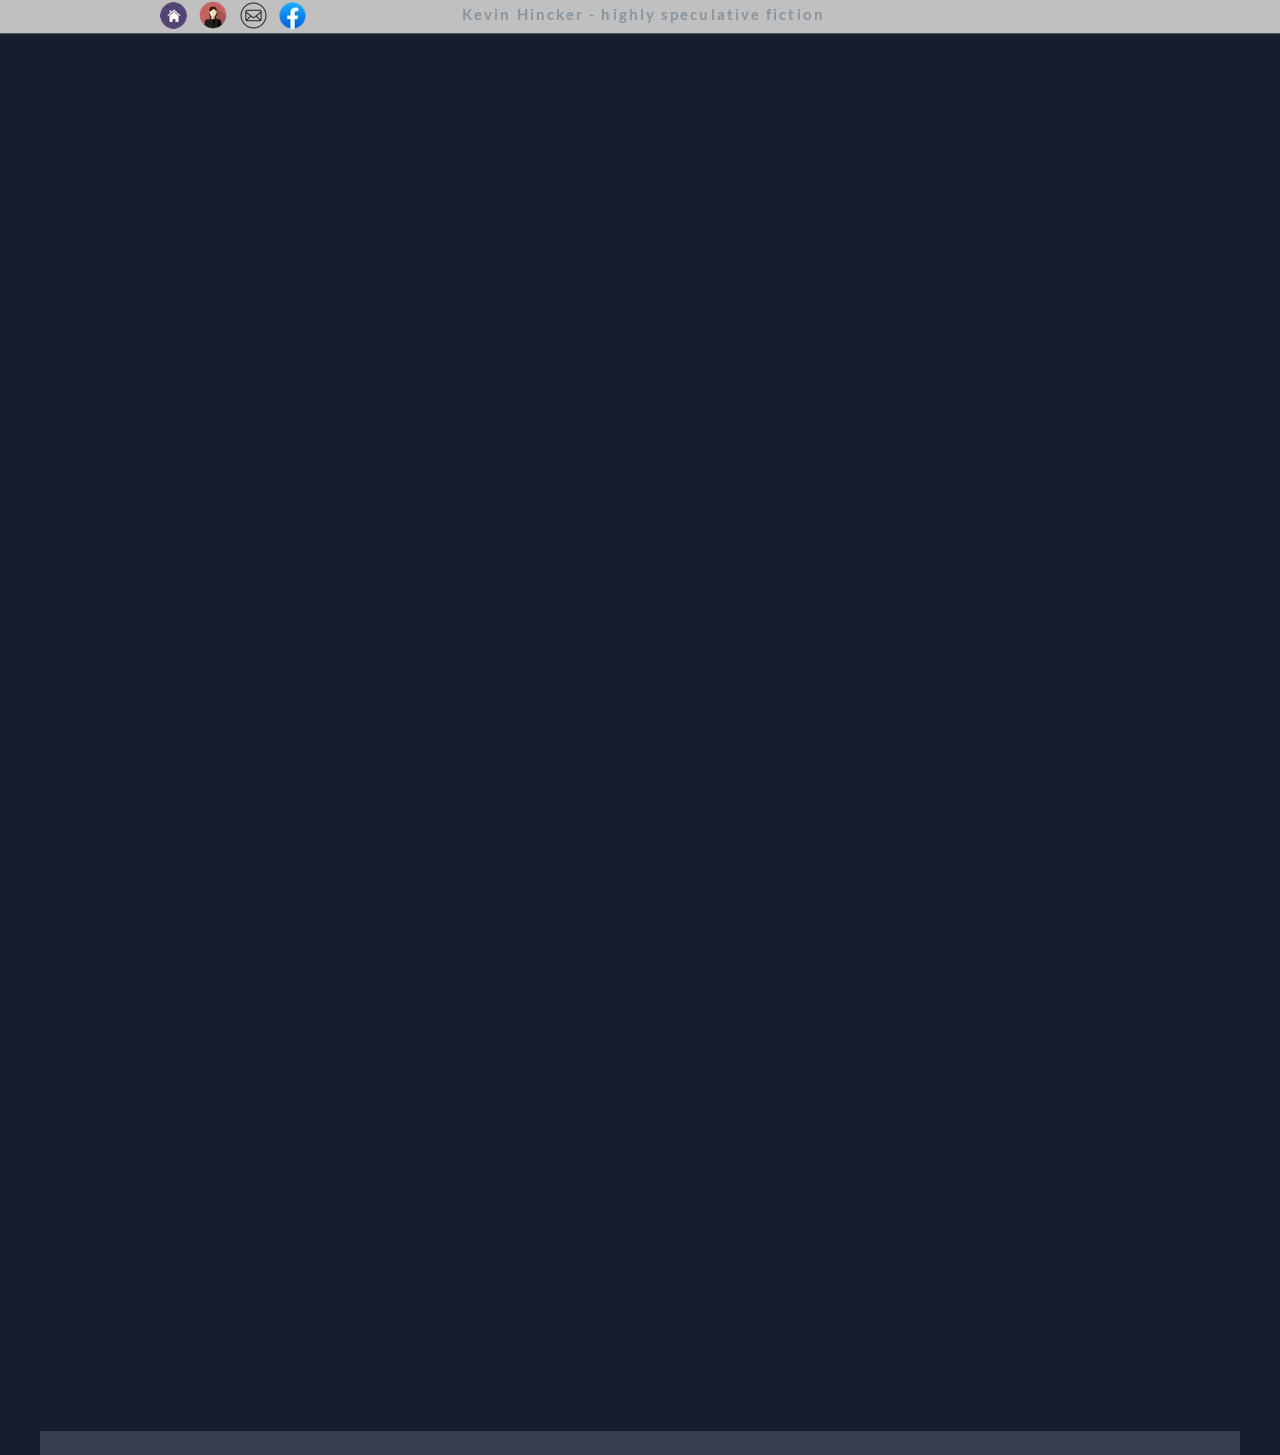
<file: contact.html>
<!DOCTYPE html>
<html>
<head>
<meta charset="UTF-8">
<title>Contact</title>
<meta name="referrer" content="same-origin">
<link rel="canonical" href="https://kevinhincker.com/contact.html">
<meta name="robots" content="max-image-preview:large">
<meta name="viewport" content="width=device-width,initial-scale=1,shrink-to-fit=no">
<link rel="preload" href="css/Lato-Bold.woff2" as="font" crossorigin>
<style>html,body{-webkit-text-zoom:reset !important}@font-face{font-display:block;font-family:"Lato 3";src:url('css/Lato-Bold.woff2') format('woff2'),url('css/Lato-Bold.woff') format('woff');font-weight:700}@font-face{font-display:block;font-family:"Reenie Beanie";src:url('css/ReenieBeanie.woff2') format('woff2'),url('css/ReenieBeanie.woff') format('woff');font-weight:400}@font-face{font-display:block;font-family:"Aoboshi One";src:url('css/AoboshiOne-Regular.woff2') format('woff2'),url('css/AoboshiOne-Regular.woff') format('woff');font-weight:400}@font-face{font-display:block;font-family:"Bruno Ace";src:url('css/BrunoAce-Regular.woff2') format('woff2'),url('css/BrunoAce-Regular.woff') format('woff');font-weight:400}@font-face{font-display:block;font-family:"PT Sans 2";src:url('css/PT_Sans-Web-Italic.woff2') format('woff2'),url('css/PT_Sans-Web-Italic.woff') format('woff');font-weight:400;font-style:italic}@font-face{font-display:block;font-family:"PT Sans 3";src:url('css/PT_Sans-Web-BoldItalic.woff2') format('woff2'),url('css/PT_Sans-Web-BoldItalic.woff') format('woff');font-weight:700;font-style:italic}@font-face{font-display:block;font-family:"PT Sans 1";src:url('css/PT_Sans-Web-Bold.woff2') format('woff2'),url('css/PT_Sans-Web-Bold.woff') format('woff');font-weight:700}@font-face{font-display:block;font-family:"PT Sans";src:url('css/PT_Sans-Web-Regular.woff2') format('woff2'),url('css/PT_Sans-Web-Regular.woff') format('woff');font-weight:400}@font-face{font-display:block;font-family:Cinzel;src:url('css/Cinzel-Regular.woff2') format('woff2'),url('css/Cinzel-Regular.woff') format('woff');font-weight:400}@font-face{font-display:block;font-family:"Cinzel 1";src:url('css/Cinzel-Bold.woff2') format('woff2'),url('css/Cinzel-Bold.woff') format('woff');font-weight:700}@font-face{font-display:block;font-family:"EB Garamond";src:url('css/EBGaramond-Regular.woff2') format('woff2'),url('css/EBGaramond-Regular.woff') format('woff');font-weight:400}@font-face{font-display:block;font-family:"Istok Web 1";src:url('css/IstokWeb-Bold.woff2') format('woff2'),url('css/IstokWeb-Bold.woff') format('woff');font-weight:700}@font-face{font-display:block;font-family:"Lato 2";src:url('css/Lato-Regular.woff2') format('woff2'),url('css/Lato-Regular.woff') format('woff');font-weight:400}@font-face{font-display:block;font-family:"Lato 1";src:url('css/Lato-Light.woff2') format('woff2'),url('css/Lato-Light.woff') format('woff');font-weight:300}body>div{font-size:0}p,span,h1,h2,h3,h4,h5,h6,a,li{margin:0;word-spacing:normal;word-wrap:break-word;-ms-word-wrap:break-word;pointer-events:auto;-ms-text-size-adjust:none !important;-moz-text-size-adjust:none !important;-webkit-text-size-adjust:none !important;text-size-adjust:none !important;max-height:10000000px}sup{font-size:inherit;vertical-align:baseline;position:relative;top:-0.4em}sub{font-size:inherit;vertical-align:baseline;position:relative;top:0.4em}ul{display:block;word-spacing:normal;word-wrap:break-word;line-break:normal;list-style-type:none;padding:0;margin:0;-moz-padding-start:0;-khtml-padding-start:0;-webkit-padding-start:0;-o-padding-start:0;-padding-start:0;-webkit-margin-before:0;-webkit-margin-after:0}li{display:block;white-space:normal}[data-marker]::before{content:attr(data-marker) ' ';-webkit-user-select:none;-khtml-user-select:none;-moz-user-select:none;-ms-user-select:none;-o-user-select:none;user-select:none}li p{-webkit-touch-callout:none;-webkit-user-select:none;-khtml-user-select:none;-moz-user-select:none;-ms-user-select:none;-o-user-select:none;user-select:none}form{display:inline-block}a{text-decoration:inherit;color:inherit;-webkit-tap-highlight-color:rgba(0,0,0,0)}textarea{resize:none}.shm-l{float:left;clear:left}.shm-r{float:right;clear:right;shape-outside:content-box}.btf{display:none}.plyr{min-width:0 !important}html{font-family:sans-serif}body{font-size:0;margin:0;--z:1;zoom:var(--z)}audio,video{display:inline-block;vertical-align:baseline}audio:not([controls]){display:none;height:0}[hidden],template{display:none}a{background:0 0;outline:0}b,strong{font-weight:700}dfn{font-style:italic}h1,h2,h3,h4,h5,h6{font-size:1em;line-height:1;margin:0}img{border:0}svg:not(:root){overflow:hidden}button,input,optgroup,select,textarea{color:inherit;font:inherit;margin:0}button{overflow:visible}button,select{text-transform:none}button,html input[type=button],input[type=submit]{-webkit-appearance:button;cursor:pointer;box-sizing:border-box;white-space:normal}input[type=date],input[type=email],input[type=number],input[type=password],input[type=text],textarea{-webkit-appearance:none;appearance:none;box-sizing:border-box}button[disabled],html input[disabled]{cursor:default}button::-moz-focus-inner,input::-moz-focus-inner{border:0;padding:0}input{line-height:normal}input[type=checkbox],input[type=radio]{box-sizing:border-box;padding:0}input[type=number]::-webkit-inner-spin-button,input[type=number]::-webkit-outer-spin-button{height:auto}input[type=search]{-webkit-appearance:textfield;-moz-box-sizing:content-box;-webkit-box-sizing:content-box;box-sizing:content-box}input[type=search]::-webkit-search-cancel-button,input[type=search]::-webkit-search-decoration{-webkit-appearance:none}textarea{overflow:auto;box-sizing:border-box;border-color:#ddd}optgroup{font-weight:700}table{border-collapse:collapse;border-spacing:0}td,th{padding:0}blockquote{margin-block-start:0;margin-block-end:0;margin-inline-start:0;margin-inline-end:0}:-webkit-full-screen-ancestor:not(iframe){-webkit-clip-path:initial !important}
html{-webkit-font-smoothing:antialiased; -moz-osx-font-smoothing:grayscale}#b{background-color:#141e2d}.v10{display:inline-block;vertical-align:top}.ps132{position:relative;margin-top:-1px}.s133{width:100%;min-width:1200px;min-height:33px}.c33{border-top:1px solid rgba(255,255,255,0.02);border-bottom:1px solid rgba(174,171,171,0.39);background-clip:padding-box;-webkit-border-radius:0;-moz-border-radius:0;border-radius:0;background-color:#c0c0c0;opacity:1}.z107{pointer-events:none}.ps133{position:relative;margin-top:1px}.v11{display:block}.s134{width:1200px;margin-left:auto;margin-right:auto;min-height:29px}.ps134{position:relative;margin-left:120px;margin-top:0}.s135{min-width:146px;width:146px;min-height:29px}.ps135{position:relative;margin-left:0;margin-top:1px}.s136{min-width:27px;width:27px;min-height:27px;height:27px}.z108{pointer-events:auto}.a4{display:block}.i22{position:absolute;left:0;width:27px;height:27px;top:0;border:0}.ps136{position:relative;margin-left:12px;margin-top:0}.s137{min-width:28px;width:28px;min-height:28px;height:28px}.i23{position:absolute;left:0;width:28px;height:28px;top:0;border:0}.ps137{position:relative;margin-left:12px;margin-top:0}.s138{min-width:29px;width:29px;min-height:29px;height:29px}.i24{position:absolute;left:0;width:29px;height:29px;top:0;border:0}.ps138{position:relative;margin-left:11px;margin-top:1px}.ps139{position:relative;margin-top:-32px}.s139{width:1200px;margin-left:auto;margin-right:auto;min-height:1453px}.ps140{position:relative;margin-left:422px;margin-top:0}.s140{min-width:377px;width:377px;overflow:hidden;height:50px}.p7{padding-bottom:0;text-align:left;text-indent:0;padding-right:0}.f46{font-family:"Lato 3";font-size:15px;font-size:calc(15px * var(--f));line-height:1.668;font-weight:700;font-style:normal;text-decoration:none;text-transform:none;letter-spacing:2.09px;color:rgba(61,96,121,0.44);background-color:initial;text-shadow:none}.f47{font-family:"Lato 3";font-size:15px;font-size:calc(15px * var(--f));line-height:1.668;font-weight:700;font-style:normal;text-decoration:none;text-transform:none;letter-spacing:2.09px;color:rgba(61,96,121,0.44);background-color:initial;text-shadow:none}.ps141{position:relative;margin-left:293px;margin-top:41px}.s141{min-width:719px;width:719px;height:794px}.wrapper2{font-size:15px;line-height:1.4;height:794px}.wrapper2 div, .wrapper2 p, .wrapper2 a{font-size:15px;line-height:1.4}.wrapper2 input{font-size:15px;line-height:1.4;margin:3px 2px 3px 2px}.ps142{position:relative;margin-left:0;margin-top:544px}.s142{min-width:1200px;width:1200px;min-height:24px}.c35{border:0;-webkit-border-radius:0;-moz-border-radius:0;border-radius:0;background-color:rgba(226,229,254,0.16)}body{--d:0;--s:1200}@media (max-width:1199px) {.s133{min-width:320px;min-height:9px}.ps133{margin-top:0}.s134{width:320px;min-height:8px}.ps134{margin-left:32px}.s135{min-width:39px;width:39px;min-height:8px}.s136{min-width:7px;width:7px;min-height:7px;height:7px}.i22{width:7px;height:7px}.ps136{margin-left:3px}.s137{min-width:7px;width:7px;min-height:7px;height:7px}.i23{width:7px;height:7px}.ps137{margin-left:4px}.s138{min-width:8px;width:8px;min-height:8px;height:8px}.i24{width:8px;height:8px}.ps138{margin-left:3px}.ps139{margin-top:-9px}.s139{width:320px;min-height:387px}.ps140{margin-left:105px}.s140{min-width:200px;width:200px;height:9px}.f46{font-size:4px;font-size:calc(4px * var(--f));line-height:1.751;letter-spacing:normal}.f47{font-size:4px;font-size:calc(4px * var(--f));line-height:1.751}.ps141{margin-left:78px;margin-top:15px}.s141{min-width:192px;width:192px;height:212px}.wrapper2{height:212px}.ps142{margin-top:145px}.s142{min-width:320px;width:320px;min-height:6px}body{--d:1;--s:320}}</style>
<link onload="this.media='all';this.onload=null;" rel="stylesheet" href="css/site.837563.css" media="print">
<noscript><link rel="stylesheet" href="css/site.837563.css" type="text/css"></noscript>
</head>
<body id="b">
<script>!function(){var e=document.createElement("P");e.innerHTML="&nbsp;",e.style.cssText="position:fixed;visible:hidden;font-size:100px;zoom:1",document.body.appendChild(e);var t=function(e){return function(){var t=Math.trunc(1e4/parseFloat(window.getComputedStyle(e).getPropertyValue("font-size")))/100,n=document.body;t!=n.style.getPropertyValue("--f")&&n.style.setProperty("--f",t)}}(e);if("ResizeObserver"in window)new ResizeObserver(t).observe(e);else if("requestAnimationFrame"in window){var n=function(){t(),requestAnimationFrame(n)};requestAnimationFrame(n)}else setInterval(t,100)}()</script>

<script>/firefox/i.test(navigator.userAgent)||function(){var e=function(){var e=document.body;e.style.setProperty("--z",1);var t=window.innerWidth,n=getComputedStyle(e).getPropertyValue("--s");if(320==n){if(t<320)return;t=Math.min(479,t)}else if(480==n){if(t<480)return;t=Math.min(610,t)}else t=n;e.style.setProperty("--z",Math.trunc(t/n*1e4)/1e4)};window.addEventListener?window.addEventListener("resize",e,!0):window.onscroll=e,e()}()</script>

<div class="v10 ps132 s133 c33 z107">
<div class="ps133 v11 s134">
<div class="v10 ps134 s135">
<div class="v10 ps135 s136 c34 z108">
<a href="./" class="a4"><picture><source srcset="images/8/home_dot-48-14.webp 2x" type="image/webp" media="(max-width:1199px)"><source srcset="images/p/home_dot-48-14.png 2x" media="(max-width:1199px)"><source srcset="images/4/home_dot-48-27.webp 1x, images/t/home_dot-48-54.webp 2x" type="image/webp" media="(min-width:1200px)"><source srcset="images/l/home_dot-48-27.png 1x, images/a/home_dot-48-54.png 2x" media="(min-width:1200px)"><img src="images/a/home_dot-48-54.png" class="i22"></picture></a>
</div>
<div class="v10 ps136 s137 c34 z108">
<a href="#" class="a4"><picture><source srcset="images/r/avatar-50-14.webp 2x" type="image/webp" media="(max-width:1199px)"><source srcset="images/n/avatar-50-14.png 2x" media="(max-width:1199px)"><source srcset="images/l/avatar-50-28.webp 1x, images/h/avatar-50-56.webp 2x" type="image/webp" media="(min-width:1200px)"><source srcset="images/a/avatar-50-28.png 1x, images/e/avatar-50-56.png 2x" media="(min-width:1200px)"><img src="images/e/avatar-50-56.png" class="i23"></picture></a>
</div>
<div class="v10 ps137 s138 c34 z108">
<a href="javascript:em1();" class="a4"><picture><source srcset="images/c/email-52-16.webp 2x" type="image/webp" media="(max-width:1199px)"><source srcset="images/j/email-52-16.png 2x" media="(max-width:1199px)"><source srcset="images/8/email-52-29.webp 1x, images/t/email-52-58.webp 2x" type="image/webp" media="(min-width:1200px)"><source srcset="images/t/email-52-29.png 1x, images/h/email-52-58.png 2x" media="(min-width:1200px)"><img src="images/h/email-52-58.png" class="i24"></picture></a>
</div>
<div class="v10 ps138 s136 c34 z108">
<a href="https://www.facebook.com/people/Kevin-Hincker/100086128397221/" class="a4"><picture><source srcset="images/e/facebook-48-14.webp 2x" type="image/webp" media="(max-width:1199px)"><source srcset="images/4/facebook-48-14.png 2x" media="(max-width:1199px)"><source srcset="images/2/facebook-48-27.webp 1x, images/2/facebook-48-54.webp 2x" type="image/webp" media="(min-width:1200px)"><source srcset="images/a/facebook-48-27.png 1x, images/v/facebook-48-54.png 2x" media="(min-width:1200px)"><img src="images/v/facebook-48-54.png" class="i22"></picture></a>
</div>
</div>
</div>
</div>
<div class="ps139 v11 s139 z107">
<div class="v10 ps140 s140 c34 z108">
<h2 class="p7 f46">Kevin Hincker - <span class="f47">highly </span>speculative fiction</h2>
</div>
<div class="v10 ps141 s141 c34 z108">
<div class="wrapper2">
<iframe src="https://docs.google.com/forms/d/e/1FAIpQLSe6LPHUm-scKAM3hArz3mmqAQZ4ojS8Uz2YfKxuNwsWJIjgUQ/viewform?embedded=true" width="640" height="551" frameborder="0" marginheight="0" marginwidth="0">Loading…</iframe>
</div>
</div>
<div class="v10 ps142 s142 c35"></div>
</div>
<div class="btf c32">
</div>
<script>var lwi=-1;function thresholdPassed(){var w=document.documentElement.clientWidth;var p=false;var cw=0;if(w>=1200){cw++;}if(lwi!=cw){p=true;}lwi=cw;return p;}function em1(){var c="ijodlfs/bvuipsAhnbjm/dpn@tvckfdu>Dpoubdu&31gspn&31lfwfoijodlfs/dpn'cpez>";var addr="mailto:";for(var i=0;i<c.length;i++)addr+=String.fromCharCode(c.charCodeAt(i)-1);window.location.href=addr;}!function(){if("Promise"in window&&void 0!==window.performance){var e,t,r=document,n=function(){return r.createElement("link")},o=new Set,a=n(),i=a.relList&&a.relList.supports&&a.relList.supports("prefetch"),s=location.href.replace(/#[^#]+$/,"");o.add(s);var c=function(e){var t=location,r="http:",n="https:";if(e&&e.href&&e.origin==t.origin&&[r,n].includes(e.protocol)&&(e.protocol!=r||t.protocol!=n)){var o=e.pathname;if(!(e.hash&&o+e.search==t.pathname+t.search||"?preload=no"==e.search.substr(-11)||".html"!=o.substr(-5)&&".html"!=o.substr(-5)&&"/"!=o.substr(-1)))return!0}},u=function(e){var t=e.replace(/#[^#]+$/,"");if(!o.has(t)){if(i){var a=n();a.rel="prefetch",a.href=t,r.head.appendChild(a)}else{var s=new XMLHttpRequest;s.open("GET",t,s.withCredentials=!0),s.send()}o.add(t)}},p=function(e){return e.target.closest("a")},f=function(t){var r=t.relatedTarget;r&&p(t)==r.closest("a")||e&&(clearTimeout(e),e=void 0)},d={capture:!0,passive:!0};r.addEventListener("touchstart",function(e){t=performance.now();var r=p(e);c(r)&&u(r.href)},d),r.addEventListener("mouseover",function(r){if(!(performance.now()-t<1200)){var n=p(r);c(n)&&(n.addEventListener("mouseout",f,{passive:!0}),e=setTimeout(function(){u(n.href),e=void 0},80))}},d)}}();dpth="/";!function(){var e={},t={},n={};window.ld=function(a,r,o){var c=function(){"interactive"==document.readyState?(r&&r(),document.addEventListener("readystatechange",function(){"complete"==document.readyState&&o&&o()})):"complete"==document.readyState?(r&&r(),o&&o()):document.addEventListener("readystatechange",function(){"interactive"==document.readyState&&r&&r(),"complete"==document.readyState&&o&&o()})},d=(1<<a.length)-1,u=0,i=function(r){var o=a[r],i=function(){for(var t=0;t<a.length;t++){var r=(1<<t)-1;if((u&r)==r&&n[a[t]]){if(!e[a[t]]){var o=document.createElement("script");o.textContent=n[a[t]],document.body.appendChild(o),e[a[t]]=!0}if((u|=1<<t)==d)return c(),0}}return 1};if(null==t[o]){t[o]=[];var f=new XMLHttpRequest;f.open("GET",o,!0),f.onload=function(){n[o]=f.responseText,[].forEach.call(t[o],function(e){e()})},t[o].push(i),f.send()}else{if(e[o])return i();t[o].push(i)}return 1};if(a.length)for(var f=0;f<a.length&&i(f);f++);else c()}}();ld([],function(){!function(){var e=document.querySelectorAll('a[href^="#"]');[].forEach.call(e,function(e){var t=navigator.userAgent,a=/chrome/i.test(t),o=/firefox/i.test(t),n=/iPad|iPhone|iPod/.test(t)&&!window.MSStream||"MacIntel"===navigator.platform&&navigator.maxTouchPoints>1;e.addEventListener("click",function(t){var r=!1,i=document.body.parentNode;n&&"none"!=getComputedStyle(i).getPropertyValue("scroll-snap-type")&&(i.setAttribute("data-snap",i.style.scrollSnapType),i.style.scrollSnapType="none",r=!0);var s=0;if(e.hash.length>1){var u=parseFloat(getComputedStyle(document.body).getPropertyValue("zoom"));!o&&u||(u=1);var l=e.hash.slice(1),c=document.getElementById(l);if(null===c&&null===(c=document.querySelector('[name="'+l+'"]')))return;s=a?c.getBoundingClientRect().top*u+pageYOffset:(c.getBoundingClientRect().top+pageYOffset)*u}else if(r)for(var m=document.querySelectorAll("[data-block-group]"),p=0;p<m.length;p++)if("none"!=getComputedStyle(m[p]).getPropertyValue("scroll-snap-align")){c=m[p];break}if(r)window.smoothScroll(t,c,1);else if("scrollBehavior"in document.documentElement.style)scroll({top:s,left:0,behavior:"smooth"});else if("requestAnimationFrame"in window){var d=pageYOffset,f=null;requestAnimationFrame(function e(t){f||(f=t);var a=(t-f)/400;scrollTo(0,d<s?(s-d)*a+d:d-(d-s)*a),a<1?requestAnimationFrame(e):scrollTo(0,s)})}else scrollTo(0,s);t.preventDefault()},!1)})}(),window.smoothScroll=function(e,t,a,o){e.stopImmediatePropagation();var n,r=pageYOffset;t?(("string"==typeof t||t instanceof String)&&(t=document.querySelector(t)),n=t.getBoundingClientRect().top):n=-r;var i=navigator.userAgent,s=/chrome/i.test(i),u=/firefox/i.test(i),l=parseFloat(getComputedStyle(document.body).getPropertyValue("zoom"));!u&&l||(l=1);var c=n*l+(s?0:r*(l-1)),m=null;function p(){d(window.performance.now?window.performance.now():Date.now())}function d(e){null===m&&(m=e);var n=(e-m)/1e3,i=function(e,t,a){switch(o){case"linear":break;case"easeInQuad":e*=e;break;case"easeOutQuad":e=1-(1-e)*(1-e);break;case"easeInCubic":e*=e*e;break;case"easeOutCubic":e=1-Math.pow(1-e,3);break;case"easeInOutCubic":e=e<.5?4*e*e*e:1-Math.pow(-2*e+2,3)/2;break;case"easeInQuart":e*=e*e*e;break;case"easeOutQuart":e=1-Math.pow(1-e,4);break;case"easeInOutQuart":e=e<.5?8*e*e*e*e:1-Math.pow(-2*e+2,4)/2;break;case"easeInQuint":e*=e*e*e*e;break;case"easeOutQuint":e=1-Math.pow(1-e,5);break;case"easeInOutQuint":e=e<.5?16*e*e*e*e*e:1-Math.pow(-2*e+2,5)/2;break;case"easeInCirc":e=1-Math.sqrt(1-Math.pow(e,2));break;case"easeOutCirc":e=Math.sqrt(1-Math.pow(0,2));break;case"easeInOutCirc":e=e<.5?(1-Math.sqrt(1-Math.pow(2*e,2)))/2:(Math.sqrt(1-Math.pow(-2*e+2,2))+1)/2;break;case"easeInOutQuad":default:e=e<.5?2*e*e:1-Math.pow(-2*e+2,2)/2}e>1&&(e=1);return t+a*e}(n/a,r,c);window.scrollTo(0,i),n<a?"requestAnimationFrame"in window?requestAnimationFrame(d):setTimeout(p,1e3/120):(/iPad|iPhone|iPod/.test(navigator.userAgent)&&!window.MSStream||"MacIntel"===navigator.platform&&navigator.maxTouchPoints>1)&&(t&&t.scrollIntoView(),setTimeout(function(){var e=document.body.parentNode;e.style.scrollSnapType=e.getAttribute("data-snap"),e.removeAttribute("data-snap")},100))}return"requestAnimationFrame"in window?requestAnimationFrame(d):setTimeout(p,1e3/120),!1};!function(){var e=null;if(location.hash){var t=location.hash.replace("#",""),n=function(){var o=document.getElementById(t);null===o&&(o=document.querySelector('[name="'+t+'"]')),o&&o.scrollIntoView(!0),"0px"===window.getComputedStyle(document.body).getPropertyValue("min-width")?setTimeout(n,100):null!=e&&setTimeout(e,100)};n()}else null!=e&&e()}();});</script>
</body>
</html>
</file>
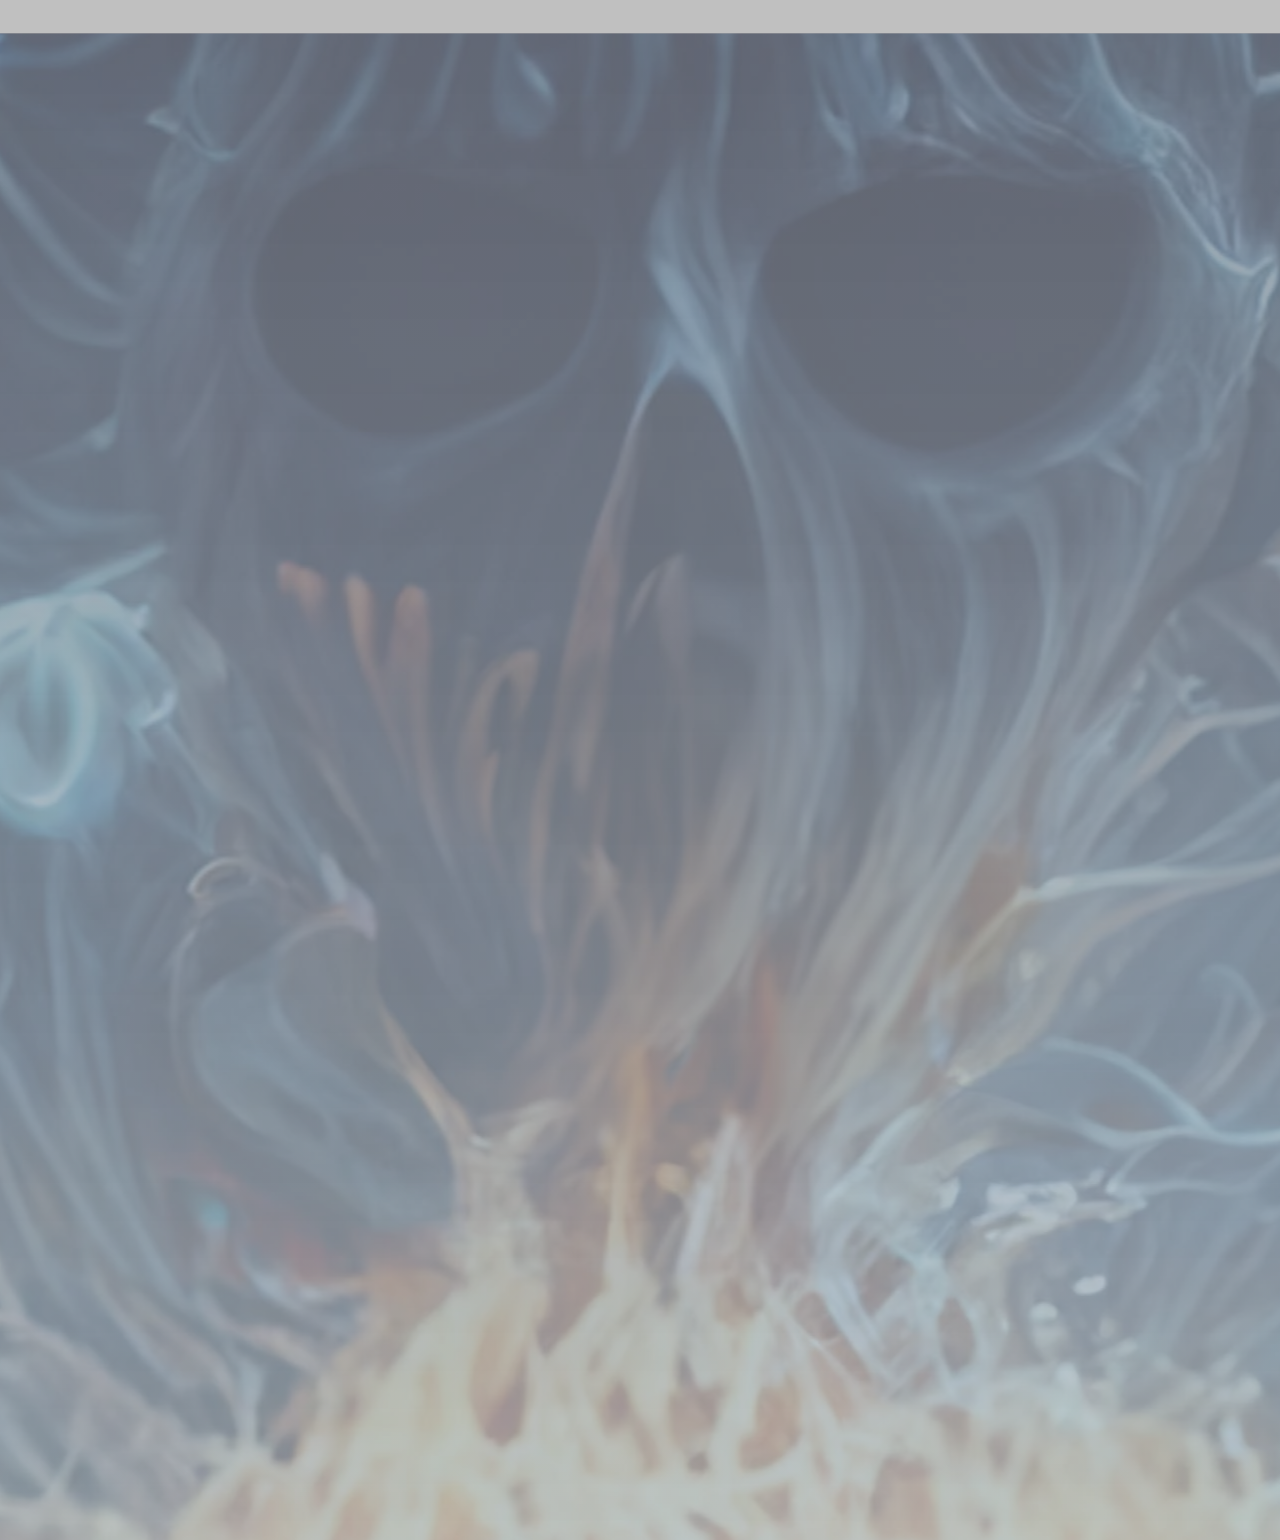
<file: goodbye.html>
<!DOCTYPE html>
<html>
<head>
<meta charset="UTF-8">
<title>Goodbye</title>
<meta name="referrer" content="same-origin">
<link rel="canonical" href="https://kevinhincker.com/goodbye.html">
<meta name="robots" content="max-image-preview:large">
<meta name="viewport" content="width=device-width,initial-scale=1,shrink-to-fit=no">
<style>.anim{visibility:hidden}</style>
<style>html,body{-webkit-text-zoom:reset !important}@font-face{font-display:block;font-family:"Lato 3";src:url('css/Lato-Bold.woff2') format('woff2'),url('css/Lato-Bold.woff') format('woff');font-weight:700}@font-face{font-display:block;font-family:"Reenie Beanie";src:url('css/ReenieBeanie.woff2') format('woff2'),url('css/ReenieBeanie.woff') format('woff');font-weight:400}@font-face{font-display:block;font-family:"Aoboshi One";src:url('css/AoboshiOne-Regular.woff2') format('woff2'),url('css/AoboshiOne-Regular.woff') format('woff');font-weight:400}@font-face{font-display:block;font-family:"Bruno Ace";src:url('css/BrunoAce-Regular.woff2') format('woff2'),url('css/BrunoAce-Regular.woff') format('woff');font-weight:400}@font-face{font-display:block;font-family:"PT Sans 2";src:url('css/PT_Sans-Web-Italic.woff2') format('woff2'),url('css/PT_Sans-Web-Italic.woff') format('woff');font-weight:400;font-style:italic}@font-face{font-display:block;font-family:"PT Sans 3";src:url('css/PT_Sans-Web-BoldItalic.woff2') format('woff2'),url('css/PT_Sans-Web-BoldItalic.woff') format('woff');font-weight:700;font-style:italic}@font-face{font-display:block;font-family:"PT Sans 1";src:url('css/PT_Sans-Web-Bold.woff2') format('woff2'),url('css/PT_Sans-Web-Bold.woff') format('woff');font-weight:700}@font-face{font-display:block;font-family:"PT Sans";src:url('css/PT_Sans-Web-Regular.woff2') format('woff2'),url('css/PT_Sans-Web-Regular.woff') format('woff');font-weight:400}@font-face{font-display:block;font-family:Cinzel;src:url('css/Cinzel-Regular.woff2') format('woff2'),url('css/Cinzel-Regular.woff') format('woff');font-weight:400}@font-face{font-display:block;font-family:"Cinzel 1";src:url('css/Cinzel-Bold.woff2') format('woff2'),url('css/Cinzel-Bold.woff') format('woff');font-weight:700}@font-face{font-display:block;font-family:"EB Garamond";src:url('css/EBGaramond-Regular.woff2') format('woff2'),url('css/EBGaramond-Regular.woff') format('woff');font-weight:400}@font-face{font-display:block;font-family:"Istok Web 1";src:url('css/IstokWeb-Bold.woff2') format('woff2'),url('css/IstokWeb-Bold.woff') format('woff');font-weight:700}@font-face{font-display:block;font-family:"Lato 2";src:url('css/Lato-Regular.woff2') format('woff2'),url('css/Lato-Regular.woff') format('woff');font-weight:400}@font-face{font-display:block;font-family:"Lato 1";src:url('css/Lato-Light.woff2') format('woff2'),url('css/Lato-Light.woff') format('woff');font-weight:300}body>div{font-size:0}p,span,h1,h2,h3,h4,h5,h6,a,li{margin:0;word-spacing:normal;word-wrap:break-word;-ms-word-wrap:break-word;pointer-events:auto;-ms-text-size-adjust:none !important;-moz-text-size-adjust:none !important;-webkit-text-size-adjust:none !important;text-size-adjust:none !important;max-height:10000000px}sup{font-size:inherit;vertical-align:baseline;position:relative;top:-0.4em}sub{font-size:inherit;vertical-align:baseline;position:relative;top:0.4em}ul{display:block;word-spacing:normal;word-wrap:break-word;line-break:normal;list-style-type:none;padding:0;margin:0;-moz-padding-start:0;-khtml-padding-start:0;-webkit-padding-start:0;-o-padding-start:0;-padding-start:0;-webkit-margin-before:0;-webkit-margin-after:0}li{display:block;white-space:normal}[data-marker]::before{content:attr(data-marker) ' ';-webkit-user-select:none;-khtml-user-select:none;-moz-user-select:none;-ms-user-select:none;-o-user-select:none;user-select:none}li p{-webkit-touch-callout:none;-webkit-user-select:none;-khtml-user-select:none;-moz-user-select:none;-ms-user-select:none;-o-user-select:none;user-select:none}form{display:inline-block}a{text-decoration:inherit;color:inherit;-webkit-tap-highlight-color:rgba(0,0,0,0)}textarea{resize:none}.shm-l{float:left;clear:left}.shm-r{float:right;clear:right;shape-outside:content-box}.btf{display:none}.plyr{min-width:0 !important}html{font-family:sans-serif}body{font-size:0;margin:0;--z:1;zoom:var(--z)}audio,video{display:inline-block;vertical-align:baseline}audio:not([controls]){display:none;height:0}[hidden],template{display:none}a{background:0 0;outline:0}b,strong{font-weight:700}dfn{font-style:italic}h1,h2,h3,h4,h5,h6{font-size:1em;line-height:1;margin:0}img{border:0}svg:not(:root){overflow:hidden}button,input,optgroup,select,textarea{color:inherit;font:inherit;margin:0}button{overflow:visible}button,select{text-transform:none}button,html input[type=button],input[type=submit]{-webkit-appearance:button;cursor:pointer;box-sizing:border-box;white-space:normal}input[type=date],input[type=email],input[type=number],input[type=password],input[type=text],textarea{-webkit-appearance:none;appearance:none;box-sizing:border-box}button[disabled],html input[disabled]{cursor:default}button::-moz-focus-inner,input::-moz-focus-inner{border:0;padding:0}input{line-height:normal}input[type=checkbox],input[type=radio]{box-sizing:border-box;padding:0}input[type=number]::-webkit-inner-spin-button,input[type=number]::-webkit-outer-spin-button{height:auto}input[type=search]{-webkit-appearance:textfield;-moz-box-sizing:content-box;-webkit-box-sizing:content-box;box-sizing:content-box}input[type=search]::-webkit-search-cancel-button,input[type=search]::-webkit-search-decoration{-webkit-appearance:none}textarea{overflow:auto;box-sizing:border-box;border-color:#ddd}optgroup{font-weight:700}table{border-collapse:collapse;border-spacing:0}td,th{padding:0}blockquote{margin-block-start:0;margin-block-end:0;margin-inline-start:0;margin-inline-end:0}:-webkit-full-screen-ancestor:not(iframe){-webkit-clip-path:initial !important}
html{-webkit-font-smoothing:antialiased; -moz-osx-font-smoothing:grayscale}@-webkit-keyframes fadeIn{from{opacity:0}to{opacity:1}}@keyframes fadeIn{from{opacity:0}to{opacity:1}}.fadeIn{-webkit-animation-name:fadeIn;animation-name:fadeIn}.animated{-webkit-animation-fill-mode:both;animation-fill-mode:both}.animated.infinite{-webkit-animation-iteration-count:infinite;animation-iteration-count:infinite}#b{background-color:transparent}.v12{display:inline-block;vertical-align:top}.ps143{position:relative;margin-top:0}.s143{width:100%;min-width:1200px;min-height:1540px}.z109{z-index:2;pointer-events:none}.c37{border:0;-webkit-border-radius:0;-moz-border-radius:0;border-radius:0;background-image:-webkit-gradient(linear, 0deg, color-stop(0, rgba(61,96,121,0.44)), color-stop(1, rgba(38,46,70,0.6)));background-image:-o-linear-gradient(0deg, rgba(61,96,121,0.44) 0%, rgba(38,46,70,0.6) 100%);background-image:-webkit-linear-gradient(0deg, rgba(61,96,121,0.44) 0%, rgba(38,46,70,0.6) 100%);background-image:-ms-linear-gradient(0deg, rgba(61,96,121,0.44) 0%, rgba(38,46,70,0.6) 100%);background-image:linear-gradient(0deg, rgba(61,96,121,0.44) 0%, rgba(38,46,70,0.6) 100%)}.z110{z-index:3}.ps144{position:relative;margin-top:-1540px}.c38{border:0;-webkit-border-radius:0;-moz-border-radius:0;border-radius:0;background-image:url(images/h/curse-bg-3187.jpg);background-color:rgba(61,96,121,0.44);background-repeat:no-repeat;background-position:50% 0;opacity:0.24}.z111{z-index:4}.webp .c38{background-image:url(images/a/curse-bg-3187.webp)}.ps145{position:relative;margin-top:-1541px}.s144{width:100%;min-width:1200px;min-height:33px}.c39{border-top:1px solid rgba(255,255,255,0.02);border-bottom:1px solid rgba(174,171,171,0.39);background-clip:padding-box;-webkit-border-radius:0;-moz-border-radius:0;border-radius:0;background-color:#c0c0c0;opacity:1}.z112{z-index:5;pointer-events:none}.ps146{position:relative;margin-top:-1538px}.v13{display:block}.s145{width:1200px;margin-left:auto;margin-right:auto;min-height:510px}.z113{pointer-events:none}.ps147{position:relative;margin-left:239px;margin-top:0}.s146{min-width:27px;width:27px;min-height:27px;height:27px}.z114{z-index:1;pointer-events:auto}.a5{display:block}.i25{position:absolute;left:0;width:27px;height:27px;top:0;border:0}.ps148{position:relative;margin-left:-27px;margin-top:177px}.s147{min-width:694px;width:694px;min-height:333px}.z115{z-index:6}.ps149{position:relative;margin-left:0;margin-top:0}.s148{min-width:260px;width:260px;min-height:316px;height:316px}.z116{pointer-events:auto}.i26{position:absolute;left:15px;width:231px;height:316px;top:0;-webkit-border-radius:4px;-moz-border-radius:4px;border-radius:4px;-webkit-filter:drop-shadow(-1px 8px 5px rgba(0,0,0,0.4));-moz-filter:drop-shadow(-1px 8px 5px rgba(0,0,0,0.4));filter:drop-shadow(-1px 8px 5px rgba(0,0,0,0.4));will-change:filter;border:0}.ps150{position:relative;margin-left:0;margin-top:0}.s149{min-width:434px;width:434px;height:333px}.wrapper3{font-size:15px;line-height:1.4;height:333px}.wrapper3 div, .wrapper3 p, .wrapper3 a{font-size:15px;line-height:1.4}.wrapper3 input{font-size:15px;line-height:1.4;margin:3px 2px 3px 2px}body{--d:0;--s:1200}@media (max-width:1199px) {.s143{min-width:320px;min-height:1113px}.ps144{margin-top:-1113px}.ps145{margin-top:-1114px}.s144{min-width:320px;min-height:9px}.ps146{margin-top:-1112px}.s145{width:320px;min-height:1104px}.ps147{margin-left:64px}.s146{min-width:7px;width:7px;min-height:7px;height:7px}.i25{width:7px;height:7px}.ps148{margin-left:19px;margin-top:12px}.s147{min-width:276px;width:276px;min-height:1085px}.s148{min-width:276px;width:276px;min-height:547px;height:547px}.i26{left:0;width:276px;height:378px}.ps150{margin-top:-260px}.s149{min-width:276px;width:276px;height:798px}.wrapper3{height:798px}body{--d:1;--s:320}}</style>
<script>!function(){var A=new Image;A.onload=A.onerror=function(){1!=A.height&&document.body.classList.remove("webp")},A.src="[data-uri]"}();
</script>
<link onload="this.media='all';this.onload=null;" rel="stylesheet" href="css/site.837563.css" media="print">
<noscript><link rel="stylesheet" href="css/site.837563.css" type="text/css"></noscript>
</head>
<body class="webp" id="b">
<script>!function(){var e=document.createElement("P");e.innerHTML="&nbsp;",e.style.cssText="position:fixed;visible:hidden;font-size:100px;zoom:1",document.body.appendChild(e);var t=function(e){return function(){var t=Math.trunc(1e4/parseFloat(window.getComputedStyle(e).getPropertyValue("font-size")))/100,n=document.body;t!=n.style.getPropertyValue("--f")&&n.style.setProperty("--f",t)}}(e);if("ResizeObserver"in window)new ResizeObserver(t).observe(e);else if("requestAnimationFrame"in window){var n=function(){t(),requestAnimationFrame(n)};requestAnimationFrame(n)}else setInterval(t,100)}()</script>

<script>/firefox/i.test(navigator.userAgent)||function(){var e=function(){var e=document.body;e.style.setProperty("--z",1);var t=window.innerWidth,n=getComputedStyle(e).getPropertyValue("--s");if(320==n){if(t<320)return;t=Math.min(479,t)}else if(480==n){if(t<480)return;t=Math.min(610,t)}else t=n;e.style.setProperty("--z",Math.trunc(t/n*1e4)/1e4)};window.addEventListener?window.addEventListener("resize",e,!0):window.onscroll=e,e()}()</script>

<div class="v12 ps143 s143 z109">
<div class="v12 ps143 s143 c37 z110"></div>
<div class="v12 ps144 s143 c38 z111"></div>
</div>
<div class="v12 ps145 s144 c39 z112"></div>
<div class="ps146 v13 s145 z113">
<div class="v12 ps147 s146 c40 z114">
<a href="https://www.facebook.com/people/Kevin-Hincker/100086128397221/" class="a5"><picture><source srcset="images/e/facebook-48-14.webp 2x" type="image/webp" media="(max-width:1199px)"><source srcset="images/4/facebook-48-14.png 2x" media="(max-width:1199px)"><source srcset="images/2/facebook-48-27.webp 1x, images/2/facebook-48-54.webp 2x" type="image/webp" media="(min-width:1200px)"><source srcset="images/a/facebook-48-27.png 1x, images/v/facebook-48-54.png 2x" media="(min-width:1200px)"><img src="images/v/facebook-48-54.png" class="i25"></picture></a>
</div>
<div class="anim fadeIn un28 v12 ps148 s147 z115">
<div class="v12 ps149 s147">
<div class="v12 ps149 s148 c40 z116">
<picture>
<source srcset="images/e/say-goodbye-552.webp 2x" type="image/webp" media="(max-width:1199px)">
<source srcset="images/a/say-goodbye-552.jpg 2x" media="(max-width:1199px)">
<source srcset="images/r/say-goodbye-231.webp 1x, images/c/say-goodbye-462.webp 2x" type="image/webp" media="(min-width:1200px)">
<source srcset="images/j/say-goodbye-231.jpg 1x, images/4/say-goodbye-462.jpg 2x" media="(min-width:1200px)">
<img src="images/4/say-goodbye-462.jpg" class="i26">
</picture>
</div>
<div class="v12 ps150 s149 c40 z116">
<div class="wrapper3">
<style type="text/css">@import url("https://assets.mlcdn.com/fonts.css?version=1715603");</style>
    <style type="text/css">
    /* LOADER */
    .ml-form-embedSubmitLoad {
      display: inline-block;
      width: 20px;
      height: 20px;
    }

    .g-recaptcha {
    transform: scale(1);
    -webkit-transform: scale(1);
    transform-origin: 0 0;
    -webkit-transform-origin: 0 0;
    height: ;
    }

    .sr-only {
      position: absolute;
      width: 1px;
      height: 1px;
      padding: 0;
      margin: -1px;
      overflow: hidden;
      clip: rect(0,0,0,0);
      border: 0;
    }

    .ml-form-embedSubmitLoad:after {
      content: " ";
      display: block;
      width: 11px;
      height: 11px;
      margin: 1px;
      border-radius: 50%;
      border: 4px solid #fff;
    border-color: #ffffff #ffffff #ffffff transparent;
    animation: ml-form-embedSubmitLoad 1.2s linear infinite;
    }
    @keyframes ml-form-embedSubmitLoad {
      0% {
      transform: rotate(0deg);
      }
      100% {
      transform: rotate(360deg);
      }
    }
      #mlb2-14696520.ml-form-embedContainer {
        box-sizing: border-box;
        display: table;
        margin: 0 auto;
        position: static;
        width: 100% !important;
      }
      #mlb2-14696520.ml-form-embedContainer h4,
      #mlb2-14696520.ml-form-embedContainer p,
      #mlb2-14696520.ml-form-embedContainer span,
      #mlb2-14696520.ml-form-embedContainer button {
        text-transform: none !important;
        letter-spacing: normal !important;
      }
      #mlb2-14696520.ml-form-embedContainer .ml-form-embedWrapper {
        background-color: #f6f6f6;
        
        border-width: 0px;
        border-color: transparent;
        border-radius: 4px;
        border-style: solid;
        box-sizing: border-box;
        display: inline-block !important;
        margin: 0;
        padding: 0;
        position: relative;
              }
      #mlb2-14696520.ml-form-embedContainer .ml-form-embedWrapper.embedPopup,
      #mlb2-14696520.ml-form-embedContainer .ml-form-embedWrapper.embedDefault { width: 400px; }
      #mlb2-14696520.ml-form-embedContainer .ml-form-embedWrapper.embedForm { max-width: 400px; width: 100%; }
      #mlb2-14696520.ml-form-embedContainer .ml-form-align-left { text-align: left; }
      #mlb2-14696520.ml-form-embedContainer .ml-form-align-center { text-align: center; }
      #mlb2-14696520.ml-form-embedContainer .ml-form-align-default { display: table-cell !important; vertical-align: middle !important; text-align: center !important; }
      #mlb2-14696520.ml-form-embedContainer .ml-form-align-right { text-align: right; }
      #mlb2-14696520.ml-form-embedContainer .ml-form-embedWrapper .ml-form-embedHeader img {
        border-top-left-radius: 4px;
        border-top-right-radius: 4px;
        height: auto;
        margin: 0 auto !important;
        max-width: 100%;
        width: undefinedpx;
      }
      #mlb2-14696520.ml-form-embedContainer .ml-form-embedWrapper .ml-form-embedBody,
      #mlb2-14696520.ml-form-embedContainer .ml-form-embedWrapper .ml-form-successBody {
        padding: 20px 20px 0 20px;
      }
      #mlb2-14696520.ml-form-embedContainer .ml-form-embedWrapper .ml-form-embedBody.ml-form-embedBodyHorizontal {
        padding-bottom: 0;
      }
      #mlb2-14696520.ml-form-embedContainer .ml-form-embedWrapper .ml-form-embedBody .ml-form-embedContent,
      #mlb2-14696520.ml-form-embedContainer .ml-form-embedWrapper .ml-form-successBody .ml-form-successContent {
        text-align: left;
        margin: 0 0 20px 0;
      }
      #mlb2-14696520.ml-form-embedContainer .ml-form-embedWrapper .ml-form-embedBody .ml-form-embedContent h4,
      #mlb2-14696520.ml-form-embedContainer .ml-form-embedWrapper .ml-form-successBody .ml-form-successContent h4 {
        color: #000000;
        font-family: 'Open Sans', Arial, Helvetica, sans-serif;
        font-size: 30px;
        font-weight: 400;
        margin: 0 0 10px 0;
        text-align: left;
        word-break: break-word;
      }
      #mlb2-14696520.ml-form-embedContainer .ml-form-embedWrapper .ml-form-embedBody .ml-form-embedContent p,
      #mlb2-14696520.ml-form-embedContainer .ml-form-embedWrapper .ml-form-successBody .ml-form-successContent p {
        color: #000000;
        font-family: 'Open Sans', Arial, Helvetica, sans-serif;
        font-size: 14px;
        font-weight: 400;
        line-height: 20px;
        margin: 0 0 10px 0;
        text-align: left;
      }
      #mlb2-14696520.ml-form-embedContainer .ml-form-embedWrapper .ml-form-embedBody .ml-form-embedContent ul,
      #mlb2-14696520.ml-form-embedContainer .ml-form-embedWrapper .ml-form-embedBody .ml-form-embedContent ol,
      #mlb2-14696520.ml-form-embedContainer .ml-form-embedWrapper .ml-form-successBody .ml-form-successContent ul,
      #mlb2-14696520.ml-form-embedContainer .ml-form-embedWrapper .ml-form-successBody .ml-form-successContent ol {
        color: #000000;
        font-family: 'Open Sans', Arial, Helvetica, sans-serif;
        font-size: 14px;
      }
      #mlb2-14696520.ml-form-embedContainer .ml-form-embedWrapper .ml-form-embedBody .ml-form-embedContent ol ol,
      #mlb2-14696520.ml-form-embedContainer .ml-form-embedWrapper .ml-form-successBody .ml-form-successContent ol ol {
        list-style-type: lower-alpha;
      }
      #mlb2-14696520.ml-form-embedContainer .ml-form-embedWrapper .ml-form-embedBody .ml-form-embedContent ol ol ol,
      #mlb2-14696520.ml-form-embedContainer .ml-form-embedWrapper .ml-form-successBody .ml-form-successContent ol ol ol {
        list-style-type: lower-roman;
      }
      #mlb2-14696520.ml-form-embedContainer .ml-form-embedWrapper .ml-form-embedBody .ml-form-embedContent p a,
      #mlb2-14696520.ml-form-embedContainer .ml-form-embedWrapper .ml-form-successBody .ml-form-successContent p a {
        color: #000000;
        text-decoration: underline;
      }

      #mlb2-14696520.ml-form-embedContainer .ml-form-embedWrapper .ml-block-form .ml-field-group {
        text-align: left!important;
      }

      #mlb2-14696520.ml-form-embedContainer .ml-form-embedWrapper .ml-block-form .ml-field-group label {
        margin-bottom: 5px;
        color: #333333;
        font-size: 14px;
        font-family: 'Open Sans', Arial, Helvetica, sans-serif;
        font-weight: bold; font-style: normal; text-decoration: none;;
        display: inline-block;
        line-height: 20px;
      }
      #mlb2-14696520.ml-form-embedContainer .ml-form-embedWrapper .ml-form-embedBody .ml-form-embedContent p:last-child,
      #mlb2-14696520.ml-form-embedContainer .ml-form-embedWrapper .ml-form-successBody .ml-form-successContent p:last-child {
        margin: 0;
      }
      #mlb2-14696520.ml-form-embedContainer .ml-form-embedWrapper .ml-form-embedBody form {
        margin: 0;
        width: 100%;
      }
      #mlb2-14696520.ml-form-embedContainer .ml-form-embedWrapper .ml-form-embedBody .ml-form-formContent,
      #mlb2-14696520.ml-form-embedContainer .ml-form-embedWrapper .ml-form-embedBody .ml-form-checkboxRow {
        margin: 0 0 20px 0;
        width: 100%;
      }
      #mlb2-14696520.ml-form-embedContainer .ml-form-embedWrapper .ml-form-embedBody .ml-form-checkboxRow {
        float: left;
      }
      #mlb2-14696520.ml-form-embedContainer .ml-form-embedWrapper .ml-form-embedBody .ml-form-formContent.horozintalForm {
        margin: 0;
        padding: 0 0 20px 0;
        width: 100%;
        height: auto;
        float: left;
      }
      #mlb2-14696520.ml-form-embedContainer .ml-form-embedWrapper .ml-form-embedBody .ml-form-fieldRow {
        margin: 0 0 10px 0;
        width: 100%;
      }
      #mlb2-14696520.ml-form-embedContainer .ml-form-embedWrapper .ml-form-embedBody .ml-form-fieldRow.ml-last-item {
        margin: 0;
      }
      #mlb2-14696520.ml-form-embedContainer .ml-form-embedWrapper .ml-form-embedBody .ml-form-fieldRow.ml-formfieldHorizintal {
        margin: 0;
      }
      #mlb2-14696520.ml-form-embedContainer .ml-form-embedWrapper .ml-form-embedBody .ml-form-fieldRow input {
        background-color: #ffffff !important;
        color: #333333 !important;
        border-color: #cccccc;
        border-radius: 4px !important;
        border-style: solid !important;
        border-width: 1px !important;
        font-family: 'Open Sans', Arial, Helvetica, sans-serif;
        font-size: 14px !important;
        height: auto;
        line-height: 21px !important;
        margin-bottom: 0;
        margin-top: 0;
        margin-left: 0;
        margin-right: 0;
        padding: 10px 10px !important;
        width: 100% !important;
        box-sizing: border-box !important;
        max-width: 100% !important;
      }
      #mlb2-14696520.ml-form-embedContainer .ml-form-embedWrapper .ml-form-embedBody .ml-form-fieldRow input::-webkit-input-placeholder,
      #mlb2-14696520.ml-form-embedContainer .ml-form-embedWrapper .ml-form-embedBody .ml-form-horizontalRow input::-webkit-input-placeholder { color: #333333; }

      #mlb2-14696520.ml-form-embedContainer .ml-form-embedWrapper .ml-form-embedBody .ml-form-fieldRow input::-moz-placeholder,
      #mlb2-14696520.ml-form-embedContainer .ml-form-embedWrapper .ml-form-embedBody .ml-form-horizontalRow input::-moz-placeholder { color: #333333; }

      #mlb2-14696520.ml-form-embedContainer .ml-form-embedWrapper .ml-form-embedBody .ml-form-fieldRow input:-ms-input-placeholder,
      #mlb2-14696520.ml-form-embedContainer .ml-form-embedWrapper .ml-form-embedBody .ml-form-horizontalRow input:-ms-input-placeholder { color: #333333; }

      #mlb2-14696520.ml-form-embedContainer .ml-form-embedWrapper .ml-form-embedBody .ml-form-fieldRow input:-moz-placeholder,
      #mlb2-14696520.ml-form-embedContainer .ml-form-embedWrapper .ml-form-embedBody .ml-form-horizontalRow input:-moz-placeholder { color: #333333; }

      #mlb2-14696520.ml-form-embedContainer .ml-form-embedWrapper .ml-form-embedBody .ml-form-fieldRow textarea, #mlb2-14696520.ml-form-embedContainer .ml-form-embedWrapper .ml-form-embedBody .ml-form-horizontalRow textarea {
        background-color: #ffffff !important;
        color: #333333 !important;
        border-color: #cccccc;
        border-radius: 4px !important;
        border-style: solid !important;
        border-width: 1px !important;
        font-family: 'Open Sans', Arial, Helvetica, sans-serif;
        font-size: 14px !important;
        height: auto;
        line-height: 21px !important;
        margin-bottom: 0;
        margin-top: 0;
        padding: 10px 10px !important;
        width: 100% !important;
        box-sizing: border-box !important;
        max-width: 100% !important;
      }

      #mlb2-14696520.ml-form-embedContainer .ml-form-embedWrapper .ml-form-embedBody .ml-form-fieldRow .custom-radio .custom-control-label::before, #mlb2-14696520.ml-form-embedContainer .ml-form-embedWrapper .ml-form-embedBody .ml-form-horizontalRow .custom-radio .custom-control-label::before, #mlb2-14696520.ml-form-embedContainer .ml-form-embedWrapper .ml-form-embedBody .ml-form-fieldRow .custom-checkbox .custom-control-label::before, #mlb2-14696520.ml-form-embedContainer .ml-form-embedWrapper .ml-form-embedBody .ml-form-horizontalRow .custom-checkbox .custom-control-label::before, #mlb2-14696520.ml-form-embedContainer .ml-form-embedWrapper .ml-form-embedBody .ml-form-embedPermissions .ml-form-embedPermissionsOptionsCheckbox .label-description::before, #mlb2-14696520.ml-form-embedContainer .ml-form-embedWrapper .ml-form-embedBody .ml-form-interestGroupsRow .ml-form-interestGroupsRowCheckbox .label-description::before, #mlb2-14696520.ml-form-embedContainer .ml-form-embedWrapper .ml-form-embedBody .ml-form-checkboxRow .label-description::before {
          border-color: #cccccc!important;
          background-color: #ffffff!important;
      }

      #mlb2-14696520.ml-form-embedContainer .ml-form-embedWrapper .ml-form-embedBody .ml-form-fieldRow input.custom-control-input[type="checkbox"]{
        box-sizing: border-box;
        padding: 0;
        position: absolute;
        z-index: -1;
        opacity: 0;
        margin-top: 5px;
        margin-left: -1.5rem;
        overflow: visible;
      }

      #mlb2-14696520.ml-form-embedContainer .ml-form-embedWrapper .ml-form-embedBody .ml-form-fieldRow .custom-checkbox .custom-control-label::before, #mlb2-14696520.ml-form-embedContainer .ml-form-embedWrapper .ml-form-embedBody .ml-form-horizontalRow .custom-checkbox .custom-control-label::before, #mlb2-14696520.ml-form-embedContainer .ml-form-embedWrapper .ml-form-embedBody .ml-form-embedPermissions .ml-form-embedPermissionsOptionsCheckbox .label-description::before, #mlb2-14696520.ml-form-embedContainer .ml-form-embedWrapper .ml-form-embedBody .ml-form-interestGroupsRow .ml-form-interestGroupsRowCheckbox .label-description::before, #mlb2-14696520.ml-form-embedContainer .ml-form-embedWrapper .ml-form-embedBody .ml-form-checkboxRow .label-description::before {
        border-radius: 4px!important;
      }


      #mlb2-14696520.ml-form-embedContainer .ml-form-embedWrapper .ml-form-embedBody .ml-form-checkboxRow input[type=checkbox]:checked~.label-description::after, #mlb2-14696520.ml-form-embedContainer .ml-form-embedWrapper .ml-form-embedBody .ml-form-embedPermissions .ml-form-embedPermissionsOptionsCheckbox input[type=checkbox]:checked~.label-description::after, #mlb2-14696520.ml-form-embedContainer .ml-form-embedWrapper .ml-form-embedBody .ml-form-fieldRow .custom-checkbox .custom-control-input:checked~.custom-control-label::after, #mlb2-14696520.ml-form-embedContainer .ml-form-embedWrapper .ml-form-embedBody .ml-form-horizontalRow .custom-checkbox .custom-control-input:checked~.custom-control-label::after, #mlb2-14696520.ml-form-embedContainer .ml-form-embedWrapper .ml-form-embedBody .ml-form-interestGroupsRow .ml-form-interestGroupsRowCheckbox input[type=checkbox]:checked~.label-description::after {
        background-image: url("data:image/svg+xml,%3csvg xmlns='http://www.w3.org/2000/svg' viewBox='0 0 8 8'%3e%3cpath fill='%23fff' d='M6.564.75l-3.59 3.612-1.538-1.55L0 4.26 2.974 7.25 8 2.193z'/%3e%3c/svg%3e");
      }

      #mlb2-14696520.ml-form-embedContainer .ml-form-embedWrapper .ml-form-embedBody .ml-form-fieldRow .custom-radio .custom-control-input:checked~.custom-control-label::after, #mlb2-14696520.ml-form-embedContainer .ml-form-embedWrapper .ml-form-embedBody .ml-form-fieldRow .custom-radio .custom-control-input:checked~.custom-control-label::after {
        background-image: url("data:image/svg+xml,%3csvg xmlns='http://www.w3.org/2000/svg' viewBox='-4 -4 8 8'%3e%3ccircle r='3' fill='%23fff'/%3e%3c/svg%3e");
      }

      #mlb2-14696520.ml-form-embedContainer .ml-form-embedWrapper .ml-form-embedBody .ml-form-fieldRow .custom-radio .custom-control-input:checked~.custom-control-label::before, #mlb2-14696520.ml-form-embedContainer .ml-form-embedWrapper .ml-form-embedBody .ml-form-horizontalRow .custom-radio .custom-control-input:checked~.custom-control-label::before, #mlb2-14696520.ml-form-embedContainer .ml-form-embedWrapper .ml-form-embedBody .ml-form-fieldRow .custom-checkbox .custom-control-input:checked~.custom-control-label::before, #mlb2-14696520.ml-form-embedContainer .ml-form-embedWrapper .ml-form-embedBody .ml-form-horizontalRow .custom-checkbox .custom-control-input:checked~.custom-control-label::before, #mlb2-14696520.ml-form-embedContainer .ml-form-embedWrapper .ml-form-embedBody .ml-form-embedPermissions .ml-form-embedPermissionsOptionsCheckbox input[type=checkbox]:checked~.label-description::before, #mlb2-14696520.ml-form-embedContainer .ml-form-embedWrapper .ml-form-embedBody .ml-form-interestGroupsRow .ml-form-interestGroupsRowCheckbox input[type=checkbox]:checked~.label-description::before, #mlb2-14696520.ml-form-embedContainer .ml-form-embedWrapper .ml-form-embedBody .ml-form-checkboxRow input[type=checkbox]:checked~.label-description::before  {
          border-color: #000000!important;
          background-color: #000000!important;
      }

      #mlb2-14696520.ml-form-embedContainer .ml-form-embedWrapper .ml-form-embedBody .ml-form-fieldRow .custom-radio .custom-control-label::before, #mlb2-14696520.ml-form-embedContainer .ml-form-embedWrapper .ml-form-embedBody .ml-form-horizontalRow .custom-radio .custom-control-label::before, #mlb2-14696520.ml-form-embedContainer .ml-form-embedWrapper .ml-form-embedBody .ml-form-fieldRow .custom-radio .custom-control-label::after, #mlb2-14696520.ml-form-embedContainer .ml-form-embedWrapper .ml-form-embedBody .ml-form-horizontalRow .custom-radio .custom-control-label::after, #mlb2-14696520.ml-form-embedContainer .ml-form-embedWrapper .ml-form-embedBody .ml-form-fieldRow .custom-checkbox .custom-control-label::before, #mlb2-14696520.ml-form-embedContainer .ml-form-embedWrapper .ml-form-embedBody .ml-form-fieldRow .custom-checkbox .custom-control-label::after, #mlb2-14696520.ml-form-embedContainer .ml-form-embedWrapper .ml-form-embedBody .ml-form-horizontalRow .custom-checkbox .custom-control-label::before, #mlb2-14696520.ml-form-embedContainer .ml-form-embedWrapper .ml-form-embedBody .ml-form-horizontalRow .custom-checkbox .custom-control-label::after {
           top: 2px;
           box-sizing: border-box;
      }

      #mlb2-14696520.ml-form-embedContainer .ml-form-embedWrapper .ml-form-embedBody .ml-form-embedPermissions .ml-form-embedPermissionsOptionsCheckbox .label-description::before, #mlb2-14696520.ml-form-embedContainer .ml-form-embedWrapper .ml-form-embedBody .ml-form-embedPermissions .ml-form-embedPermissionsOptionsCheckbox .label-description::after, #mlb2-14696520.ml-form-embedContainer .ml-form-embedWrapper .ml-form-embedBody .ml-form-checkboxRow .label-description::before, #mlb2-14696520.ml-form-embedContainer .ml-form-embedWrapper .ml-form-embedBody .ml-form-checkboxRow .label-description::after {
           top: 0px!important;
           box-sizing: border-box!important;
      }

      #mlb2-14696520.ml-form-embedContainer .ml-form-embedWrapper .ml-form-embedBody .ml-form-checkboxRow .label-description::before, #mlb2-14696520.ml-form-embedContainer .ml-form-embedWrapper .ml-form-embedBody .ml-form-checkboxRow .label-description::after {
        top: 0px!important;
           box-sizing: border-box!important;
      }

       #mlb2-14696520.ml-form-embedContainer .ml-form-embedWrapper .ml-form-embedBody .ml-form-interestGroupsRow .ml-form-interestGroupsRowCheckbox .label-description::after {
            top: 0px!important;
            box-sizing: border-box!important;
            position: absolute;
            left: -1.5rem;
            display: block;
            width: 1rem;
            height: 1rem;
            content: "";
       }

      #mlb2-14696520.ml-form-embedContainer .ml-form-embedWrapper .ml-form-embedBody .ml-form-interestGroupsRow .ml-form-interestGroupsRowCheckbox .label-description::before {
        top: 0px!important;
        box-sizing: border-box!important;
      }

      #mlb2-14696520.ml-form-embedContainer .ml-form-embedWrapper .ml-form-embedBody .custom-control-label::before {
          position: absolute;
          top: 4px;
          left: -1.5rem;
          display: block;
          width: 16px;
          height: 16px;
          pointer-events: none;
          content: "";
          background-color: #ffffff;
          border: #adb5bd solid 1px;
          border-radius: 50%;
      }

      #mlb2-14696520.ml-form-embedContainer .ml-form-embedWrapper .ml-form-embedBody .custom-control-label::after {
          position: absolute;
          top: 2px!important;
          left: -1.5rem;
          display: block;
          width: 1rem;
          height: 1rem;
          content: "";
      }

      #mlb2-14696520.ml-form-embedContainer .ml-form-embedWrapper .ml-form-embedBody .ml-form-embedPermissions .ml-form-embedPermissionsOptionsCheckbox .label-description::before, #mlb2-14696520.ml-form-embedContainer .ml-form-embedWrapper .ml-form-embedBody .ml-form-interestGroupsRow .ml-form-interestGroupsRowCheckbox .label-description::before, #mlb2-14696520.ml-form-embedContainer .ml-form-embedWrapper .ml-form-embedBody .ml-form-checkboxRow .label-description::before {
          position: absolute;
          top: 4px;
          left: -1.5rem;
          display: block;
          width: 16px;
          height: 16px;
          pointer-events: none;
          content: "";
          background-color: #ffffff;
          border: #adb5bd solid 1px;
          border-radius: 50%;
      }

      #mlb2-14696520.ml-form-embedContainer .ml-form-embedWrapper .ml-form-embedBody .ml-form-embedPermissions .ml-form-embedPermissionsOptionsCheckbox .label-description::after {
          position: absolute;
          top: 0px!important;
          left: -1.5rem;
          display: block;
          width: 1rem;
          height: 1rem;
          content: "";
      }

      #mlb2-14696520.ml-form-embedContainer .ml-form-embedWrapper .ml-form-embedBody .ml-form-checkboxRow .label-description::after {
          position: absolute;
          top: 0px!important;
          left: -1.5rem;
          display: block;
          width: 1rem;
          height: 1rem;
          content: "";
      }

      #mlb2-14696520.ml-form-embedContainer .ml-form-embedWrapper .ml-form-embedBody .custom-radio .custom-control-label::after {
          background: no-repeat 50%/50% 50%;
      }
      #mlb2-14696520.ml-form-embedContainer .ml-form-embedWrapper .ml-form-embedBody .custom-checkbox .custom-control-label::after, #mlb2-14696520.ml-form-embedContainer .ml-form-embedWrapper .ml-form-embedBody .ml-form-embedPermissions .ml-form-embedPermissionsOptionsCheckbox .label-description::after, #mlb2-14696520.ml-form-embedContainer .ml-form-embedWrapper .ml-form-embedBody .ml-form-interestGroupsRow .ml-form-interestGroupsRowCheckbox .label-description::after, #mlb2-14696520.ml-form-embedContainer .ml-form-embedWrapper .ml-form-embedBody .ml-form-checkboxRow .label-description::after {
          background: no-repeat 50%/50% 50%;
      }

      #mlb2-14696520.ml-form-embedContainer .ml-form-embedWrapper .ml-form-embedBody .ml-form-fieldRow .custom-control, #mlb2-14696520.ml-form-embedContainer .ml-form-embedWrapper .ml-form-embedBody .ml-form-horizontalRow .custom-control {
        position: relative;
        display: block;
        min-height: 1.5rem;
        padding-left: 1.5rem;
      }

      #mlb2-14696520.ml-form-embedContainer .ml-form-embedWrapper .ml-form-embedBody .ml-form-fieldRow .custom-radio .custom-control-input, #mlb2-14696520.ml-form-embedContainer .ml-form-embedWrapper .ml-form-embedBody .ml-form-horizontalRow .custom-radio .custom-control-input, #mlb2-14696520.ml-form-embedContainer .ml-form-embedWrapper .ml-form-embedBody .ml-form-fieldRow .custom-checkbox .custom-control-input, #mlb2-14696520.ml-form-embedContainer .ml-form-embedWrapper .ml-form-embedBody .ml-form-horizontalRow .custom-checkbox .custom-control-input {
          position: absolute;
          z-index: -1;
          opacity: 0;
          box-sizing: border-box;
          padding: 0;
      }

      #mlb2-14696520.ml-form-embedContainer .ml-form-embedWrapper .ml-form-embedBody .ml-form-fieldRow .custom-radio .custom-control-label, #mlb2-14696520.ml-form-embedContainer .ml-form-embedWrapper .ml-form-embedBody .ml-form-horizontalRow .custom-radio .custom-control-label, #mlb2-14696520.ml-form-embedContainer .ml-form-embedWrapper .ml-form-embedBody .ml-form-fieldRow .custom-checkbox .custom-control-label, #mlb2-14696520.ml-form-embedContainer .ml-form-embedWrapper .ml-form-embedBody .ml-form-horizontalRow .custom-checkbox .custom-control-label {
          color: #000000;
          font-size: 12px!important;
          font-family: 'Open Sans', Arial, Helvetica, sans-serif;
          line-height: 22px;
          margin-bottom: 0;
          position: relative;
          vertical-align: top;
          font-style: normal;
          font-weight: 700;
      }

      #mlb2-14696520.ml-form-embedContainer .ml-form-embedWrapper .ml-form-embedBody .ml-form-fieldRow .custom-select, #mlb2-14696520.ml-form-embedContainer .ml-form-embedWrapper .ml-form-embedBody .ml-form-horizontalRow .custom-select {
        background-color: #ffffff !important;
        color: #333333 !important;
        border-color: #cccccc;
        border-radius: 4px !important;
        border-style: solid !important;
        border-width: 1px !important;
        font-family: 'Open Sans', Arial, Helvetica, sans-serif;
        font-size: 14px !important;
        line-height: 20px !important;
        margin-bottom: 0;
        margin-top: 0;
        padding: 10px 28px 10px 12px !important;
        width: 100% !important;
        box-sizing: border-box !important;
        max-width: 100% !important;
        height: auto;
        display: inline-block;
        vertical-align: middle;
        background: url('https://assets.mlcdn.com/ml/images/default/dropdown.svg') no-repeat right .75rem center/8px 10px;
        -webkit-appearance: none;
        -moz-appearance: none;
        appearance: none;
      }


      #mlb2-14696520.ml-form-embedContainer .ml-form-embedWrapper .ml-form-embedBody .ml-form-horizontalRow {
        height: auto;
        width: 100%;
        float: left;
      }
      .ml-form-formContent.horozintalForm .ml-form-horizontalRow .ml-input-horizontal { width: 70%; float: left; }
      .ml-form-formContent.horozintalForm .ml-form-horizontalRow .ml-button-horizontal { width: 30%; float: left; }
      .ml-form-formContent.horozintalForm .ml-form-horizontalRow .ml-button-horizontal.labelsOn { padding-top: 25px;  }
      .ml-form-formContent.horozintalForm .ml-form-horizontalRow .horizontal-fields { box-sizing: border-box; float: left; padding-right: 10px;  }
      #mlb2-14696520.ml-form-embedContainer .ml-form-embedWrapper .ml-form-embedBody .ml-form-horizontalRow input {
        background-color: #ffffff;
        color: #333333;
        border-color: #cccccc;
        border-radius: 4px;
        border-style: solid;
        border-width: 1px;
        font-family: 'Open Sans', Arial, Helvetica, sans-serif;
        font-size: 14px;
        line-height: 20px;
        margin-bottom: 0;
        margin-top: 0;
        padding: 10px 10px;
        width: 100%;
        box-sizing: border-box;
        overflow-y: initial;
      }
      #mlb2-14696520.ml-form-embedContainer .ml-form-embedWrapper .ml-form-embedBody .ml-form-horizontalRow button {
        background-color: #254861 !important;
        border-color: #254861;
        border-style: solid;
        border-width: 1px;
        border-radius: 4px;
        box-shadow: none;
        color: #ffffff !important;
        cursor: pointer;
        font-family: 'Open Sans', Arial, Helvetica, sans-serif;
        font-size: 14px !important;
        font-weight: 700;
        line-height: 20px;
        margin: 0 !important;
        padding: 10px !important;
        width: 100%;
        height: auto;
      }
      #mlb2-14696520.ml-form-embedContainer .ml-form-embedWrapper .ml-form-embedBody .ml-form-horizontalRow button:hover {
        background-color: #191f38 !important;
        border-color: #191f38 !important;
      }
      #mlb2-14696520.ml-form-embedContainer .ml-form-embedWrapper .ml-form-embedBody .ml-form-checkboxRow input[type="checkbox"] {
        box-sizing: border-box;
        padding: 0;
        position: absolute;
        z-index: -1;
        opacity: 0;
        margin-top: 5px;
        margin-left: -1.5rem;
        overflow: visible;
      }
      #mlb2-14696520.ml-form-embedContainer .ml-form-embedWrapper .ml-form-embedBody .ml-form-checkboxRow .label-description {
        color: #000000;
        display: block;
        font-family: 'Open Sans', Arial, Helvetica, sans-serif;
        font-size: 12px;
        text-align: left;
        margin-bottom: 0;
        position: relative;
        vertical-align: top;
      }
      #mlb2-14696520.ml-form-embedContainer .ml-form-embedWrapper .ml-form-embedBody .ml-form-checkboxRow label {
        font-weight: normal;
        margin: 0;
        padding: 0;
        position: relative;
        display: block;
        min-height: 24px;
        padding-left: 24px;

      }
      #mlb2-14696520.ml-form-embedContainer .ml-form-embedWrapper .ml-form-embedBody .ml-form-checkboxRow label a {
        color: #000000;
        text-decoration: underline;
      }
      #mlb2-14696520.ml-form-embedContainer .ml-form-embedWrapper .ml-form-embedBody .ml-form-checkboxRow label p {
        color: #000000 !important;
        font-family: 'Open Sans', Arial, Helvetica, sans-serif !important;
        font-size: 12px !important;
        font-weight: normal !important;
        line-height: 18px !important;
        padding: 0 !important;
        margin: 0 5px 0 0 !important;
      }
      #mlb2-14696520.ml-form-embedContainer .ml-form-embedWrapper .ml-form-embedBody .ml-form-checkboxRow label p:last-child {
        margin: 0;
      }
      #mlb2-14696520.ml-form-embedContainer .ml-form-embedWrapper .ml-form-embedBody .ml-form-embedSubmit {
        margin: 0 0 20px 0;
        float: left;
        width: 100%;
      }
      #mlb2-14696520.ml-form-embedContainer .ml-form-embedWrapper .ml-form-embedBody .ml-form-embedSubmit button {
        background-color: #254861 !important;
        border: none !important;
        border-radius: 4px !important;
        box-shadow: none !important;
        color: #ffffff !important;
        cursor: pointer;
        font-family: 'Open Sans', Arial, Helvetica, sans-serif !important;
        font-size: 14px !important;
        font-weight: 700 !important;
        line-height: 21px !important;
        height: auto;
        padding: 10px !important;
        width: 100% !important;
        box-sizing: border-box !important;
      }
      #mlb2-14696520.ml-form-embedContainer .ml-form-embedWrapper .ml-form-embedBody .ml-form-embedSubmit button.loading {
        display: none;
      }
      #mlb2-14696520.ml-form-embedContainer .ml-form-embedWrapper .ml-form-embedBody .ml-form-embedSubmit button:hover {
        background-color: #191f38 !important;
      }
      .ml-subscribe-close {
        width: 30px;
        height: 30px;
        background: url('https://assets.mlcdn.com/ml/images/default/modal_close.png') no-repeat;
        background-size: 30px;
        cursor: pointer;
        margin-top: -10px;
        margin-right: -10px;
        position: absolute;
        top: 0;
        right: 0;
      }
      .ml-error input, .ml-error textarea, .ml-error select {
        border-color: red!important;
      }

      .ml-error .custom-checkbox-radio-list {
        border: 1px solid red !important;
        border-radius: 4px;
        padding: 10px;
      }

      .ml-error .label-description,
      .ml-error .label-description p,
      .ml-error .label-description p a,
      .ml-error label:first-child {
        color: #ff0000 !important;
      }

      #mlb2-14696520.ml-form-embedContainer .ml-form-embedWrapper .ml-form-embedBody .ml-form-checkboxRow.ml-error .label-description p,
      #mlb2-14696520.ml-form-embedContainer .ml-form-embedWrapper .ml-form-embedBody .ml-form-checkboxRow.ml-error .label-description p:first-letter {
        color: #ff0000 !important;
      }
            @media only screen and (max-width: 400px){

        .ml-form-embedWrapper.embedDefault, .ml-form-embedWrapper.embedPopup { width: 100%!important; }
        .ml-form-formContent.horozintalForm { float: left!important; }
        .ml-form-formContent.horozintalForm .ml-form-horizontalRow { height: auto!important; width: 100%!important; float: left!important; }
        .ml-form-formContent.horozintalForm .ml-form-horizontalRow .ml-input-horizontal { width: 100%!important; }
        .ml-form-formContent.horozintalForm .ml-form-horizontalRow .ml-input-horizontal > div { padding-right: 0px!important; padding-bottom: 10px; }
        .ml-form-formContent.horozintalForm .ml-button-horizontal { width: 100%!important; }
        .ml-form-formContent.horozintalForm .ml-button-horizontal.labelsOn { padding-top: 0px!important; }

      }
    </style>

    
  
    
    

    
    

    
    

    

      
        
        
      

      
        
        
      

      

            
            
            
            
            
            
      

      

      
        
        
         
        
        
      

        
        
        
        
        
        
      

       

        
        
        
        
        
        
        
       


      
        
        
        
        
  



  
        
        
        
      


      
    
    
    
    
    
    
    
  

  
        
        
        
        
        
      

      
        
        
        
        
        
      

      
        
        
        
        
        
      

       

        
        
        
        
       

       
        
        
        
        
      

      
        
        
        
        
        
        
        
       

    

    


      


      

      
      

      

      





    

      
    <div id="mlb2-14696520" class="ml-form-embedContainer ml-subscribe-form ml-subscribe-form-14696520">
      <div class="ml-form-align-center ">
        <div class="ml-form-embedWrapper embedForm">

          
          

          <div class="ml-form-embedBody ml-form-embedBodyDefault row-form">

            <div class="ml-form-embedContent" style=" ">
              
                <h4>Their tale is almost over.</h4>
                <p>The curse at the end of the world has been lifted. Skysill Beach, and the all worlds, have been&nbsp;saved.</p>
<p> But where does that leave Asher and Caroline? Is there a place for two star-crossed ghosts in this strange new universe? &nbsp;<br></p>
              
            </div>

            <form class="ml-block-form" action="https://assets.mailerlite.com/jsonp/192410/forms/120915570656806752/subscribe" data-code="" method="post" target="_blank">
              <div class="ml-form-formContent">
                

                  
                  <div class="ml-form-fieldRow ml-last-item">
                    <div class="ml-field-group ml-field-email ml-validate-email ml-validate-required">

                      


                      <!-- input -->
                      <input aria-label="email" aria-required="true" type="email" class="form-control" data-inputmask="" name="fields[email]" placeholder="Email" autocomplete="email">
                      <!-- /input -->

                      <!-- textarea -->
                      
                      <!-- /textarea -->

                      <!-- select -->
                      
                      <!-- /select -->

                      <!-- checkboxes -->
            
            <!-- /checkboxes -->

                      <!-- radio -->
                      
                      <!-- /radio -->

                      <!-- countries -->
                      
                      <!-- /countries -->





                    </div>
                  </div>
                
              </div>

              

              <!-- Privacy policy -->
              
              <!-- /Privacy policy -->

              

              

              






              
              <input type="hidden" name="ml-submit" value="1">

              <div class="ml-form-embedSubmit">
                
                  <button type="submit" class="primary">Say goodbye</button>
                
                <button disabled="disabled" style="display: none;" type="button" class="loading">
                  <div class="ml-form-embedSubmitLoad"></div>
                  <span class="sr-only">Loading...</span>
                </button>
              </div>

              
              <input type="hidden" name="anticsrf" value="true">
            </form>
          </div>

          <div class="ml-form-successBody row-success" style="display: none">

            <div class="ml-form-successContent">
              
                <h4>Thank you!</h4>
                
                  <p>You have successfully joined our subscriber list.</p>
                
              
            </div>

          </div>
        </div>
      </div>
    </div>

  

  
  
  <script>
    function ml_webform_success_14696520() {
      var $ = ml_jQuery || jQuery;
      $('.ml-subscribe-form-14696520 .row-success').show();
      $('.ml-subscribe-form-14696520 .row-form').hide();
    }
      </script>
  
  
      <script src="https://groot.mailerlite.com/js/w/webforms.min.js?v2d8fb22bb5b3677f161552cd9e774127" type="text/javascript"></script>
        <script>
            fetch("https://assets.mailerlite.com/jsonp/192410/forms/120915570656806752/takel")
        </script>
</div>
</div>
</div>
</div>
</div>
<div class="btf c36">
</div>
<script>var lwi=-1;function thresholdPassed(){var w=document.documentElement.clientWidth;var p=false;var cw=0;if(w>=1200){cw++;}if(lwi!=cw){p=true;}lwi=cw;return p;}!function(){if("Promise"in window&&void 0!==window.performance){var e,t,r=document,n=function(){return r.createElement("link")},o=new Set,a=n(),i=a.relList&&a.relList.supports&&a.relList.supports("prefetch"),s=location.href.replace(/#[^#]+$/,"");o.add(s);var c=function(e){var t=location,r="http:",n="https:";if(e&&e.href&&e.origin==t.origin&&[r,n].includes(e.protocol)&&(e.protocol!=r||t.protocol!=n)){var o=e.pathname;if(!(e.hash&&o+e.search==t.pathname+t.search||"?preload=no"==e.search.substr(-11)||".html"!=o.substr(-5)&&".html"!=o.substr(-5)&&"/"!=o.substr(-1)))return!0}},u=function(e){var t=e.replace(/#[^#]+$/,"");if(!o.has(t)){if(i){var a=n();a.rel="prefetch",a.href=t,r.head.appendChild(a)}else{var s=new XMLHttpRequest;s.open("GET",t,s.withCredentials=!0),s.send()}o.add(t)}},p=function(e){return e.target.closest("a")},f=function(t){var r=t.relatedTarget;r&&p(t)==r.closest("a")||e&&(clearTimeout(e),e=void 0)},d={capture:!0,passive:!0};r.addEventListener("touchstart",function(e){t=performance.now();var r=p(e);c(r)&&u(r.href)},d),r.addEventListener("mouseover",function(r){if(!(performance.now()-t<1200)){var n=p(r);c(n)&&(n.addEventListener("mouseout",f,{passive:!0}),e=setTimeout(function(){u(n.href),e=void 0},80))}},d)}}();dpth="/";!function(){var e={},t={},n={};window.ld=function(a,r,o){var c=function(){"interactive"==document.readyState?(r&&r(),document.addEventListener("readystatechange",function(){"complete"==document.readyState&&o&&o()})):"complete"==document.readyState?(r&&r(),o&&o()):document.addEventListener("readystatechange",function(){"interactive"==document.readyState&&r&&r(),"complete"==document.readyState&&o&&o()})},d=(1<<a.length)-1,u=0,i=function(r){var o=a[r],i=function(){for(var t=0;t<a.length;t++){var r=(1<<t)-1;if((u&r)==r&&n[a[t]]){if(!e[a[t]]){var o=document.createElement("script");o.textContent=n[a[t]],document.body.appendChild(o),e[a[t]]=!0}if((u|=1<<t)==d)return c(),0}}return 1};if(null==t[o]){t[o]=[];var f=new XMLHttpRequest;f.open("GET",o,!0),f.onload=function(){n[o]=f.responseText,[].forEach.call(t[o],function(e){e()})},t[o].push(i),f.send()}else{if(e[o])return i();t[o].push(i)}return 1};if(a.length)for(var f=0;f<a.length&&i(f);f++);else c()}}();ld([],function(){!function(){var e=document.querySelectorAll('a[href^="#"]');[].forEach.call(e,function(e){var t=navigator.userAgent,a=/chrome/i.test(t),o=/firefox/i.test(t),n=/iPad|iPhone|iPod/.test(t)&&!window.MSStream||"MacIntel"===navigator.platform&&navigator.maxTouchPoints>1;e.addEventListener("click",function(t){var r=!1,i=document.body.parentNode;n&&"none"!=getComputedStyle(i).getPropertyValue("scroll-snap-type")&&(i.setAttribute("data-snap",i.style.scrollSnapType),i.style.scrollSnapType="none",r=!0);var s=0;if(e.hash.length>1){var u=parseFloat(getComputedStyle(document.body).getPropertyValue("zoom"));!o&&u||(u=1);var l=e.hash.slice(1),c=document.getElementById(l);if(null===c&&null===(c=document.querySelector('[name="'+l+'"]')))return;s=a?c.getBoundingClientRect().top*u+pageYOffset:(c.getBoundingClientRect().top+pageYOffset)*u}else if(r)for(var m=document.querySelectorAll("[data-block-group]"),p=0;p<m.length;p++)if("none"!=getComputedStyle(m[p]).getPropertyValue("scroll-snap-align")){c=m[p];break}if(r)window.smoothScroll(t,c,1);else if("scrollBehavior"in document.documentElement.style)scroll({top:s,left:0,behavior:"smooth"});else if("requestAnimationFrame"in window){var d=pageYOffset,f=null;requestAnimationFrame(function e(t){f||(f=t);var a=(t-f)/400;scrollTo(0,d<s?(s-d)*a+d:d-(d-s)*a),a<1?requestAnimationFrame(e):scrollTo(0,s)})}else scrollTo(0,s);t.preventDefault()},!1)})}(),window.smoothScroll=function(e,t,a,o){e.stopImmediatePropagation();var n,r=pageYOffset;t?(("string"==typeof t||t instanceof String)&&(t=document.querySelector(t)),n=t.getBoundingClientRect().top):n=-r;var i=navigator.userAgent,s=/chrome/i.test(i),u=/firefox/i.test(i),l=parseFloat(getComputedStyle(document.body).getPropertyValue("zoom"));!u&&l||(l=1);var c=n*l+(s?0:r*(l-1)),m=null;function p(){d(window.performance.now?window.performance.now():Date.now())}function d(e){null===m&&(m=e);var n=(e-m)/1e3,i=function(e,t,a){switch(o){case"linear":break;case"easeInQuad":e*=e;break;case"easeOutQuad":e=1-(1-e)*(1-e);break;case"easeInCubic":e*=e*e;break;case"easeOutCubic":e=1-Math.pow(1-e,3);break;case"easeInOutCubic":e=e<.5?4*e*e*e:1-Math.pow(-2*e+2,3)/2;break;case"easeInQuart":e*=e*e*e;break;case"easeOutQuart":e=1-Math.pow(1-e,4);break;case"easeInOutQuart":e=e<.5?8*e*e*e*e:1-Math.pow(-2*e+2,4)/2;break;case"easeInQuint":e*=e*e*e*e;break;case"easeOutQuint":e=1-Math.pow(1-e,5);break;case"easeInOutQuint":e=e<.5?16*e*e*e*e*e:1-Math.pow(-2*e+2,5)/2;break;case"easeInCirc":e=1-Math.sqrt(1-Math.pow(e,2));break;case"easeOutCirc":e=Math.sqrt(1-Math.pow(0,2));break;case"easeInOutCirc":e=e<.5?(1-Math.sqrt(1-Math.pow(2*e,2)))/2:(Math.sqrt(1-Math.pow(-2*e+2,2))+1)/2;break;case"easeInOutQuad":default:e=e<.5?2*e*e:1-Math.pow(-2*e+2,2)/2}e>1&&(e=1);return t+a*e}(n/a,r,c);window.scrollTo(0,i),n<a?"requestAnimationFrame"in window?requestAnimationFrame(d):setTimeout(p,1e3/120):(/iPad|iPhone|iPod/.test(navigator.userAgent)&&!window.MSStream||"MacIntel"===navigator.platform&&navigator.maxTouchPoints>1)&&(t&&t.scrollIntoView(),setTimeout(function(){var e=document.body.parentNode;e.style.scrollSnapType=e.getAttribute("data-snap"),e.removeAttribute("data-snap")},100))}return"requestAnimationFrame"in window?requestAnimationFrame(d):setTimeout(p,1e3/120),!1};!function(){var e=null;if(location.hash){var t=location.hash.replace("#",""),n=function(){var o=document.getElementById(t);null===o&&(o=document.querySelector('[name="'+t+'"]')),o&&o.scrollIntoView(!0),"0px"===window.getComputedStyle(document.body).getPropertyValue("min-width")?setTimeout(n,100):null!=e&&setTimeout(e,100)};n()}else null!=e&&e()}();});ld(["js/woolite.f3dfa2.js"],function(){wl.addAnimation('.un28',"1.00s","1.00s",1,100);wl.start();});</script>
</body>
</html>
</file>
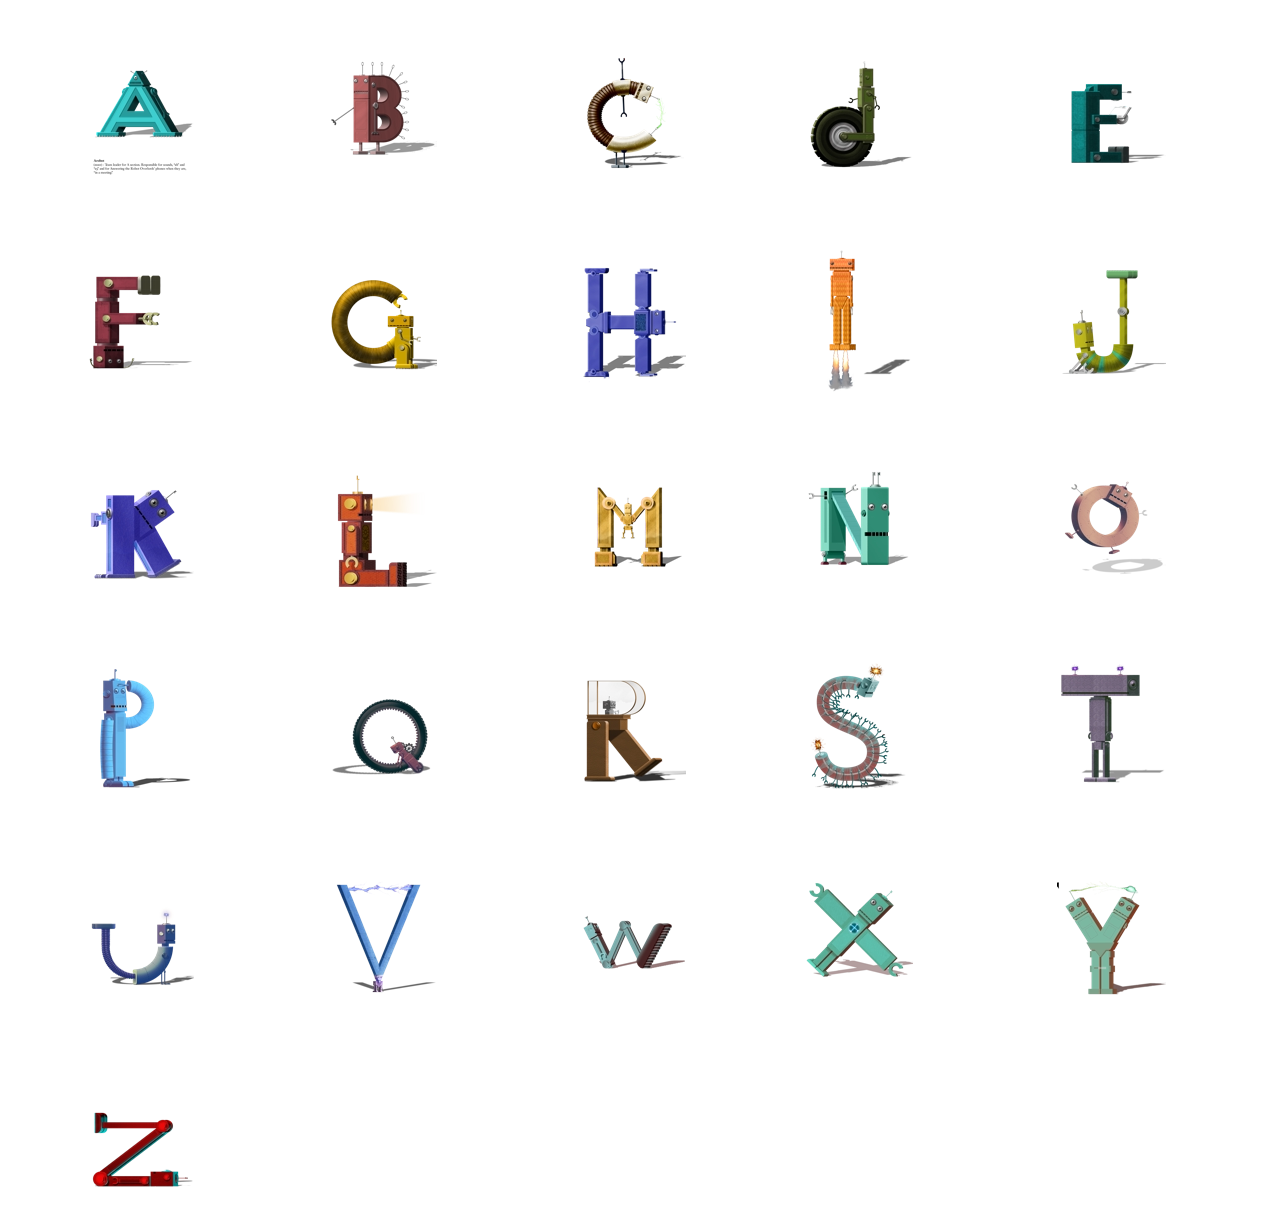
<file: robot_letter_images.html>
<!DOCTYPE html>
<html>
<head>
<meta charset="UTF-8">
<title>robot_letter_images</title>
<meta name="referrer" content="same-origin">
<link rel="canonical" href="https://kevinhincker.com/robot_letter_images.html">
<meta name="robots" content="max-image-preview:large">
<meta name="viewport" content="width=device-width,initial-scale=1,shrink-to-fit=no">
<style>html,body{-webkit-text-zoom:reset !important}@font-face{font-display:block;font-family:"Lato 3";src:url('css/Lato-Bold.woff2') format('woff2'),url('css/Lato-Bold.woff') format('woff');font-weight:700}@font-face{font-display:block;font-family:"Reenie Beanie";src:url('css/ReenieBeanie.woff2') format('woff2'),url('css/ReenieBeanie.woff') format('woff');font-weight:400}@font-face{font-display:block;font-family:"Aoboshi One";src:url('css/AoboshiOne-Regular.woff2') format('woff2'),url('css/AoboshiOne-Regular.woff') format('woff');font-weight:400}@font-face{font-display:block;font-family:"Bruno Ace";src:url('css/BrunoAce-Regular.woff2') format('woff2'),url('css/BrunoAce-Regular.woff') format('woff');font-weight:400}@font-face{font-display:block;font-family:"PT Sans 2";src:url('css/PT_Sans-Web-Italic.woff2') format('woff2'),url('css/PT_Sans-Web-Italic.woff') format('woff');font-weight:400;font-style:italic}@font-face{font-display:block;font-family:"PT Sans 3";src:url('css/PT_Sans-Web-BoldItalic.woff2') format('woff2'),url('css/PT_Sans-Web-BoldItalic.woff') format('woff');font-weight:700;font-style:italic}@font-face{font-display:block;font-family:"PT Sans 1";src:url('css/PT_Sans-Web-Bold.woff2') format('woff2'),url('css/PT_Sans-Web-Bold.woff') format('woff');font-weight:700}@font-face{font-display:block;font-family:"PT Sans";src:url('css/PT_Sans-Web-Regular.woff2') format('woff2'),url('css/PT_Sans-Web-Regular.woff') format('woff');font-weight:400}@font-face{font-display:block;font-family:Cinzel;src:url('css/Cinzel-Regular.woff2') format('woff2'),url('css/Cinzel-Regular.woff') format('woff');font-weight:400}@font-face{font-display:block;font-family:"Cinzel 1";src:url('css/Cinzel-Bold.woff2') format('woff2'),url('css/Cinzel-Bold.woff') format('woff');font-weight:700}@font-face{font-display:block;font-family:"EB Garamond";src:url('css/EBGaramond-Regular.woff2') format('woff2'),url('css/EBGaramond-Regular.woff') format('woff');font-weight:400}@font-face{font-display:block;font-family:"Istok Web 1";src:url('css/IstokWeb-Bold.woff2') format('woff2'),url('css/IstokWeb-Bold.woff') format('woff');font-weight:700}@font-face{font-display:block;font-family:"Lato 2";src:url('css/Lato-Regular.woff2') format('woff2'),url('css/Lato-Regular.woff') format('woff');font-weight:400}@font-face{font-display:block;font-family:"Lato 1";src:url('css/Lato-Light.woff2') format('woff2'),url('css/Lato-Light.woff') format('woff');font-weight:300}body>div{font-size:0}p,span,h1,h2,h3,h4,h5,h6,a,li{margin:0;word-spacing:normal;word-wrap:break-word;-ms-word-wrap:break-word;pointer-events:auto;-ms-text-size-adjust:none !important;-moz-text-size-adjust:none !important;-webkit-text-size-adjust:none !important;text-size-adjust:none !important;max-height:10000000px}sup{font-size:inherit;vertical-align:baseline;position:relative;top:-0.4em}sub{font-size:inherit;vertical-align:baseline;position:relative;top:0.4em}ul{display:block;word-spacing:normal;word-wrap:break-word;line-break:normal;list-style-type:none;padding:0;margin:0;-moz-padding-start:0;-khtml-padding-start:0;-webkit-padding-start:0;-o-padding-start:0;-padding-start:0;-webkit-margin-before:0;-webkit-margin-after:0}li{display:block;white-space:normal}[data-marker]::before{content:attr(data-marker) ' ';-webkit-user-select:none;-khtml-user-select:none;-moz-user-select:none;-ms-user-select:none;-o-user-select:none;user-select:none}li p{-webkit-touch-callout:none;-webkit-user-select:none;-khtml-user-select:none;-moz-user-select:none;-ms-user-select:none;-o-user-select:none;user-select:none}form{display:inline-block}a{text-decoration:inherit;color:inherit;-webkit-tap-highlight-color:rgba(0,0,0,0)}textarea{resize:none}.shm-l{float:left;clear:left}.shm-r{float:right;clear:right;shape-outside:content-box}.btf{display:none}.plyr{min-width:0 !important}html{font-family:sans-serif}body{font-size:0;margin:0;--z:1;zoom:var(--z)}audio,video{display:inline-block;vertical-align:baseline}audio:not([controls]){display:none;height:0}[hidden],template{display:none}a{background:0 0;outline:0}b,strong{font-weight:700}dfn{font-style:italic}h1,h2,h3,h4,h5,h6{font-size:1em;line-height:1;margin:0}img{border:0}svg:not(:root){overflow:hidden}button,input,optgroup,select,textarea{color:inherit;font:inherit;margin:0}button{overflow:visible}button,select{text-transform:none}button,html input[type=button],input[type=submit]{-webkit-appearance:button;cursor:pointer;box-sizing:border-box;white-space:normal}input[type=date],input[type=email],input[type=number],input[type=password],input[type=text],textarea{-webkit-appearance:none;appearance:none;box-sizing:border-box}button[disabled],html input[disabled]{cursor:default}button::-moz-focus-inner,input::-moz-focus-inner{border:0;padding:0}input{line-height:normal}input[type=checkbox],input[type=radio]{box-sizing:border-box;padding:0}input[type=number]::-webkit-inner-spin-button,input[type=number]::-webkit-outer-spin-button{height:auto}input[type=search]{-webkit-appearance:textfield;-moz-box-sizing:content-box;-webkit-box-sizing:content-box;box-sizing:content-box}input[type=search]::-webkit-search-cancel-button,input[type=search]::-webkit-search-decoration{-webkit-appearance:none}textarea{overflow:auto;box-sizing:border-box;border-color:#ddd}optgroup{font-weight:700}table{border-collapse:collapse;border-spacing:0}td,th{padding:0}blockquote{margin-block-start:0;margin-block-end:0;margin-inline-start:0;margin-inline-end:0}:-webkit-full-screen-ancestor:not(iframe){-webkit-clip-path:initial !important}
html{-webkit-font-smoothing:antialiased; -moz-osx-font-smoothing:grayscale}#b{background-color:transparent}.ps166{position:relative;margin-top:42px}.v18{display:block}.s168{width:1200px;margin-left:auto;margin-right:auto;min-height:1174px}.z127{pointer-events:none}.v19{display:inline-block;vertical-align:top}.ps167{position:relative;margin-left:0;margin-top:0}.s169{min-width:1172px;width:1172px;min-height:150px}.s170{min-width:200px;width:200px;min-height:150px;height:150px}.z128{pointer-events:auto}.i38{position:absolute;left:45px;width:109px;height:150px;top:0;border:0}.ps168{position:relative;margin-left:43px;margin-top:0}.ps169{position:relative;margin-left:49px;margin-top:0}.ps170{position:relative;margin-left:27px;margin-top:0}.ps171{position:relative;margin-left:53px;margin-top:0}.ps172{position:relative;margin-left:0;margin-top:55px}.ps173{position:relative;margin-left:0;margin-top:54px}.ps174{position:relative;margin-left:0;margin-top:55px}body{--d:0;--s:1200}@media (max-width:1199px) {.ps166{margin-top:11px}.s168{width:320px;min-height:313px}.s169{min-width:312px;width:312px;min-height:40px}.s170{min-width:53px;width:53px;min-height:40px;height:40px}.i38{left:12px;width:29px;height:40px}.ps168{margin-left:12px}.ps169{margin-left:13px}.ps170{margin-left:8px}.ps171{margin-left:14px}.ps172{margin-top:15px}.ps173{margin-top:14px}.ps174{margin-top:14px}body{--d:1;--s:320}}</style>
<link onload="this.media='all';this.onload=null;" rel="stylesheet" href="css/site.837563.css" media="print">
<noscript><link rel="stylesheet" href="css/site.837563.css" type="text/css"></noscript>
</head>
<body id="b">
<script>!function(){var e=document.createElement("P");e.innerHTML="&nbsp;",e.style.cssText="position:fixed;visible:hidden;font-size:100px;zoom:1",document.body.appendChild(e);var t=function(e){return function(){var t=Math.trunc(1e4/parseFloat(window.getComputedStyle(e).getPropertyValue("font-size")))/100,n=document.body;t!=n.style.getPropertyValue("--f")&&n.style.setProperty("--f",t)}}(e);if("ResizeObserver"in window)new ResizeObserver(t).observe(e);else if("requestAnimationFrame"in window){var n=function(){t(),requestAnimationFrame(n)};requestAnimationFrame(n)}else setInterval(t,100)}()</script>

<script>/firefox/i.test(navigator.userAgent)||function(){var e=function(){var e=document.body;e.style.setProperty("--z",1);var t=window.innerWidth,n=getComputedStyle(e).getPropertyValue("--s");if(320==n){if(t<320)return;t=Math.min(479,t)}else if(480==n){if(t<480)return;t=Math.min(610,t)}else t=n;e.style.setProperty("--z",Math.trunc(t/n*1e4)/1e4)};window.addEventListener?window.addEventListener("resize",e,!0):window.onscroll=e,e()}()</script>

<div class="ps166 v18 s168 z127">
<div class="v19 ps167 s169">
<div class="v19 ps167 s170 c46 z128">
<picture>
<source srcset="images/v/a_shadow-58.webp 2x" type="image/webp" media="(max-width:1199px)">
<source srcset="images/v/a_shadow-58.png 2x" media="(max-width:1199px)">
<source srcset="images/l/a_shadow-109.webp 1x, images/j/a_shadow-218.webp 2x" type="image/webp" media="(min-width:1200px)">
<source srcset="images/h/a_shadow-109.png 1x, images/e/a_shadow-218.png 2x" media="(min-width:1200px)">
<img src="images/e/a_shadow-218.png" class="i38">
</picture>
</div>
<div class="v19 ps168 s170 c46 z128">
<picture>
<source srcset="images/2/b_shadow-58.webp 2x" type="image/webp" media="(max-width:1199px)">
<source srcset="images/c/b_shadow-58.png 2x" media="(max-width:1199px)">
<source srcset="images/j/b_shadow-109.webp 1x, images/p/b_shadow-218.webp 2x" type="image/webp" media="(min-width:1200px)">
<source srcset="images/p/b_shadow-109.png 1x, images/n/b_shadow-218.png 2x" media="(min-width:1200px)">
<img src="images/n/b_shadow-218.png" class="i38">
</picture>
</div>
<div class="v19 ps169 s170 c46 z128">
<picture>
<source srcset="images/2/c_shadow-58.webp 2x" type="image/webp" media="(max-width:1199px)">
<source srcset="images/n/c_shadow-58.png 2x" media="(max-width:1199px)">
<source srcset="images/e/c_shadow-109.webp 1x, images/0/c_shadow-218.webp 2x" type="image/webp" media="(min-width:1200px)">
<source srcset="images/8/c_shadow-109.png 1x, images/p/c_shadow-218.png 2x" media="(min-width:1200px)">
<img src="images/p/c_shadow-218.png" class="i38">
</picture>
</div>
<div class="v19 ps170 s170 c46 z128">
<picture>
<source srcset="images/c/d_shadow-58.webp 2x" type="image/webp" media="(max-width:1199px)">
<source srcset="images/e/d_shadow-58.png 2x" media="(max-width:1199px)">
<source srcset="images/8/d_shadow-109.webp 1x, images/p/d_shadow-218.webp 2x" type="image/webp" media="(min-width:1200px)">
<source srcset="images/e/d_shadow-109.png 1x, images/r/d_shadow-218.png 2x" media="(min-width:1200px)">
<img src="images/r/d_shadow-218.png" class="i38">
</picture>
</div>
<div class="v19 ps171 s170 c46 z128">
<picture>
<source srcset="images/6/e_shadow-58.webp 2x" type="image/webp" media="(max-width:1199px)">
<source srcset="images/e/e_shadow-58.png 2x" media="(max-width:1199px)">
<source srcset="images/e/e_shadow-109.webp 1x, images/t/e_shadow-218.webp 2x" type="image/webp" media="(min-width:1200px)">
<source srcset="images/p/e_shadow-109.png 1x, images/l/e_shadow-218.png 2x" media="(min-width:1200px)">
<img src="images/l/e_shadow-218.png" class="i38">
</picture>
</div>
</div>
<div class="v19 ps172 s169">
<div class="v19 ps167 s170 c46 z128">
<picture>
<source srcset="images/t/f_shadow-58.webp 2x" type="image/webp" media="(max-width:1199px)">
<source srcset="images/p/f_shadow-58.png 2x" media="(max-width:1199px)">
<source srcset="images/a/f_shadow-109.webp 1x, images/l/f_shadow-218.webp 2x" type="image/webp" media="(min-width:1200px)">
<source srcset="images/n/f_shadow-109.png 1x, images/6/f_shadow-218.png 2x" media="(min-width:1200px)">
<img src="images/6/f_shadow-218.png" class="i38">
</picture>
</div>
<div class="v19 ps168 s170 c46 z128">
<picture>
<source srcset="images/h/g_shadow-58.webp 2x" type="image/webp" media="(max-width:1199px)">
<source srcset="images/e/g_shadow-58.png 2x" media="(max-width:1199px)">
<source srcset="images/h/g_shadow-109.webp 1x, images/e/g_shadow-218.webp 2x" type="image/webp" media="(min-width:1200px)">
<source srcset="images/2/g_shadow-109.png 1x, images/t/g_shadow-218.png 2x" media="(min-width:1200px)">
<img src="images/t/g_shadow-218.png" class="i38">
</picture>
</div>
<div class="v19 ps169 s170 c46 z128">
<picture>
<source srcset="images/c/h_shadow-58.webp 2x" type="image/webp" media="(max-width:1199px)">
<source srcset="images/l/h_shadow-58.png 2x" media="(max-width:1199px)">
<source srcset="images/h/h_shadow-109.webp 1x, images/r/h_shadow-218.webp 2x" type="image/webp" media="(min-width:1200px)">
<source srcset="images/2/h_shadow-109.png 1x, images/c/h_shadow-218.png 2x" media="(min-width:1200px)">
<img src="images/c/h_shadow-218.png" class="i38">
</picture>
</div>
<div class="v19 ps170 s170 c46 z128">
<picture>
<source srcset="images/j/i_shadow-58.webp 2x" type="image/webp" media="(max-width:1199px)">
<source srcset="images/e/i_shadow-58.png 2x" media="(max-width:1199px)">
<source srcset="images/v/i_shadow-109.webp 1x, images/t/i_shadow-218.webp 2x" type="image/webp" media="(min-width:1200px)">
<source srcset="images/2/i_shadow-109.png 1x, images/8/i_shadow-218.png 2x" media="(min-width:1200px)">
<img src="images/8/i_shadow-218.png" class="i38">
</picture>
</div>
<div class="v19 ps171 s170 c46 z128">
<picture>
<source srcset="images/8/j_shadow-58.webp 2x" type="image/webp" media="(max-width:1199px)">
<source srcset="images/0/j_shadow-58.png 2x" media="(max-width:1199px)">
<source srcset="images/4/j_shadow-109.webp 1x, images/l/j_shadow-218.webp 2x" type="image/webp" media="(min-width:1200px)">
<source srcset="images/n/j_shadow-109.png 1x, images/8/j_shadow-218.png 2x" media="(min-width:1200px)">
<img src="images/8/j_shadow-218.png" class="i38">
</picture>
</div>
</div>
<div class="v19 ps172 s169">
<div class="v19 ps167 s170 c46 z128">
<picture>
<source srcset="images/l/k_shadow-58.webp 2x" type="image/webp" media="(max-width:1199px)">
<source srcset="images/t/k_shadow-58.png 2x" media="(max-width:1199px)">
<source srcset="images/6/k_shadow-109.webp 1x, images/n/k_shadow-218.webp 2x" type="image/webp" media="(min-width:1200px)">
<source srcset="images/j/k_shadow-109.png 1x, images/2/k_shadow-218.png 2x" media="(min-width:1200px)">
<img src="images/2/k_shadow-218.png" class="i38">
</picture>
</div>
<div class="v19 ps168 s170 c46 z128">
<picture>
<source srcset="images/c/l_shadow-58.webp 2x" type="image/webp" media="(max-width:1199px)">
<source srcset="images/a/l_shadow-58.png 2x" media="(max-width:1199px)">
<source srcset="images/t/l_shadow-109.webp 1x, images/8/l_shadow-218.webp 2x" type="image/webp" media="(min-width:1200px)">
<source srcset="images/8/l_shadow-109.png 1x, images/e/l_shadow-218.png 2x" media="(min-width:1200px)">
<img src="images/e/l_shadow-218.png" class="i38">
</picture>
</div>
<div class="v19 ps169 s170 c46 z128">
<picture>
<source srcset="images/l/m_shadow-58.webp 2x" type="image/webp" media="(max-width:1199px)">
<source srcset="images/e/m_shadow-58.png 2x" media="(max-width:1199px)">
<source srcset="images/0/m_shadow-109.webp 1x, images/t/m_shadow-218.webp 2x" type="image/webp" media="(min-width:1200px)">
<source srcset="images/6/m_shadow-109.png 1x, images/t/m_shadow-218.png 2x" media="(min-width:1200px)">
<img src="images/t/m_shadow-218.png" class="i38">
</picture>
</div>
<div class="v19 ps170 s170 c46 z128">
<picture>
<source srcset="images/v/n_shadow-58.webp 2x" type="image/webp" media="(max-width:1199px)">
<source srcset="images/v/n_shadow-58.png 2x" media="(max-width:1199px)">
<source srcset="images/4/n_shadow-109.webp 1x, images/l/n_shadow-218.webp 2x" type="image/webp" media="(min-width:1200px)">
<source srcset="images/e/n_shadow-109.png 1x, images/8/n_shadow-218.png 2x" media="(min-width:1200px)">
<img src="images/8/n_shadow-218.png" class="i38">
</picture>
</div>
<div class="v19 ps171 s170 c46 z128">
<picture>
<source srcset="images/v/o_shadow-58.webp 2x" type="image/webp" media="(max-width:1199px)">
<source srcset="images/n/o_shadow-58.png 2x" media="(max-width:1199px)">
<source srcset="images/a/o_shadow-109.webp 1x, images/a/o_shadow-218.webp 2x" type="image/webp" media="(min-width:1200px)">
<source srcset="images/6/o_shadow-109.png 1x, images/c/o_shadow-218.png 2x" media="(min-width:1200px)">
<img src="images/c/o_shadow-218.png" class="i38">
</picture>
</div>
</div>
<div class="v19 ps173 s169">
<div class="v19 ps167 s170 c46 z128">
<picture>
<source srcset="images/n/p_shadow-58.webp 2x" type="image/webp" media="(max-width:1199px)">
<source srcset="images/j/p_shadow-58.png 2x" media="(max-width:1199px)">
<source srcset="images/t/p_shadow-109.webp 1x, images/v/p_shadow-218.webp 2x" type="image/webp" media="(min-width:1200px)">
<source srcset="images/e/p_shadow-109.png 1x, images/l/p_shadow-218.png 2x" media="(min-width:1200px)">
<img src="images/l/p_shadow-218.png" class="i38">
</picture>
</div>
<div class="v19 ps168 s170 c46 z128">
<picture>
<source srcset="images/r/q_shadow-58.webp 2x" type="image/webp" media="(max-width:1199px)">
<source srcset="images/a/q_shadow-58.png 2x" media="(max-width:1199px)">
<source srcset="images/l/q_shadow-109.webp 1x, images/r/q_shadow-218.webp 2x" type="image/webp" media="(min-width:1200px)">
<source srcset="images/v/q_shadow-109.png 1x, images/l/q_shadow-218.png 2x" media="(min-width:1200px)">
<img src="images/l/q_shadow-218.png" class="i38">
</picture>
</div>
<div class="v19 ps169 s170 c46 z128">
<picture>
<source srcset="images/0/r_shadow-58.webp 2x" type="image/webp" media="(max-width:1199px)">
<source srcset="images/n/r_shadow-58.png 2x" media="(max-width:1199px)">
<source srcset="images/0/r_shadow-109.webp 1x, images/8/r_shadow-218.webp 2x" type="image/webp" media="(min-width:1200px)">
<source srcset="images/n/r_shadow-109.png 1x, images/t/r_shadow-218.png 2x" media="(min-width:1200px)">
<img src="images/t/r_shadow-218.png" class="i38">
</picture>
</div>
<div class="v19 ps170 s170 c46 z128">
<picture>
<source srcset="images/2/s_shadow-58.webp 2x" type="image/webp" media="(max-width:1199px)">
<source srcset="images/h/s_shadow-58.png 2x" media="(max-width:1199px)">
<source srcset="images/h/s_shadow-109.webp 1x, images/p/s_shadow-218.webp 2x" type="image/webp" media="(min-width:1200px)">
<source srcset="images/r/s_shadow-109.png 1x, images/r/s_shadow-218.png 2x" media="(min-width:1200px)">
<img src="images/r/s_shadow-218.png" class="i38">
</picture>
</div>
<div class="v19 ps171 s170 c46 z128">
<picture>
<source srcset="images/p/t_shadow-58.webp 2x" type="image/webp" media="(max-width:1199px)">
<source srcset="images/r/t_shadow-58.png 2x" media="(max-width:1199px)">
<source srcset="images/l/t_shadow-109.webp 1x, images/e/t_shadow-218.webp 2x" type="image/webp" media="(min-width:1200px)">
<source srcset="images/n/t_shadow-109.png 1x, images/r/t_shadow-218.png 2x" media="(min-width:1200px)">
<img src="images/r/t_shadow-218.png" class="i38">
</picture>
</div>
</div>
<div class="v19 ps172 s169">
<div class="v19 ps167 s170 c46 z128">
<picture>
<source srcset="images/r/u_shadow-58.webp 2x" type="image/webp" media="(max-width:1199px)">
<source srcset="images/0/u_shadow-58.png 2x" media="(max-width:1199px)">
<source srcset="images/p/u_shadow-109.webp 1x, images/r/u_shadow-218.webp 2x" type="image/webp" media="(min-width:1200px)">
<source srcset="images/r/u_shadow-109.png 1x, images/a/u_shadow-218.png 2x" media="(min-width:1200px)">
<img src="images/a/u_shadow-218.png" class="i38">
</picture>
</div>
<div class="v19 ps168 s170 c46 z128">
<picture>
<source srcset="images/j/v_shadow-58.webp 2x" type="image/webp" media="(max-width:1199px)">
<source srcset="images/a/v_shadow-58.png 2x" media="(max-width:1199px)">
<source srcset="images/6/v_shadow-109.webp 1x, images/h/v_shadow-218.webp 2x" type="image/webp" media="(min-width:1200px)">
<source srcset="images/r/v_shadow-109.png 1x, images/r/v_shadow-218.png 2x" media="(min-width:1200px)">
<img src="images/r/v_shadow-218.png" class="i38">
</picture>
</div>
<div class="v19 ps169 s170 c46 z128">
<picture>
<source srcset="images/6/w_shadow-58.webp 2x" type="image/webp" media="(max-width:1199px)">
<source srcset="images/a/w_shadow-58.png 2x" media="(max-width:1199px)">
<source srcset="images/0/w_shadow-109.webp 1x, images/r/w_shadow-218.webp 2x" type="image/webp" media="(min-width:1200px)">
<source srcset="images/2/w_shadow-109.png 1x, images/p/w_shadow-218.png 2x" media="(min-width:1200px)">
<img src="images/p/w_shadow-218.png" class="i38">
</picture>
</div>
<div class="v19 ps170 s170 c46 z128">
<picture>
<source srcset="images/0/x_shadow-58.webp 2x" type="image/webp" media="(max-width:1199px)">
<source srcset="images/t/x_shadow-58.png 2x" media="(max-width:1199px)">
<source srcset="images/t/x_shadow-109.webp 1x, images/a/x_shadow-218.webp 2x" type="image/webp" media="(min-width:1200px)">
<source srcset="images/j/x_shadow-109.png 1x, images/4/x_shadow-218.png 2x" media="(min-width:1200px)">
<img src="images/4/x_shadow-218.png" class="i38">
</picture>
</div>
<div class="v19 ps171 s170 c46 z128">
<picture>
<source srcset="images/0/y_shadow-58.webp 2x" type="image/webp" media="(max-width:1199px)">
<source srcset="images/v/y_shadow-58.png 2x" media="(max-width:1199px)">
<source srcset="images/n/y_shadow-109.webp 1x, images/h/y_shadow-218.webp 2x" type="image/webp" media="(min-width:1200px)">
<source srcset="images/0/y_shadow-109.png 1x, images/j/y_shadow-218.png 2x" media="(min-width:1200px)">
<img src="images/j/y_shadow-218.png" class="i38">
</picture>
</div>
</div>
<div class="v19 ps174 s170 c46 z128">
<picture>
<source srcset="images/4/z_shadow-58.webp 2x" type="image/webp" media="(max-width:1199px)">
<source srcset="images/n/z_shadow-58.png 2x" media="(max-width:1199px)">
<source srcset="images/2/z_shadow-109.webp 1x, images/p/z_shadow-218.webp 2x" type="image/webp" media="(min-width:1200px)">
<source srcset="images/l/z_shadow-109.png 1x, images/t/z_shadow-218.png 2x" media="(min-width:1200px)">
<img src="images/t/z_shadow-218.png" class="i38">
</picture>
</div>
</div>
<div class="btf c45">
</div>
<script>var lwi=-1;function thresholdPassed(){var w=document.documentElement.clientWidth;var p=false;var cw=0;if(w>=1200){cw++;}if(lwi!=cw){p=true;}lwi=cw;return p;}!function(){if("Promise"in window&&void 0!==window.performance){var e,t,r=document,n=function(){return r.createElement("link")},o=new Set,a=n(),i=a.relList&&a.relList.supports&&a.relList.supports("prefetch"),s=location.href.replace(/#[^#]+$/,"");o.add(s);var c=function(e){var t=location,r="http:",n="https:";if(e&&e.href&&e.origin==t.origin&&[r,n].includes(e.protocol)&&(e.protocol!=r||t.protocol!=n)){var o=e.pathname;if(!(e.hash&&o+e.search==t.pathname+t.search||"?preload=no"==e.search.substr(-11)||".html"!=o.substr(-5)&&".html"!=o.substr(-5)&&"/"!=o.substr(-1)))return!0}},u=function(e){var t=e.replace(/#[^#]+$/,"");if(!o.has(t)){if(i){var a=n();a.rel="prefetch",a.href=t,r.head.appendChild(a)}else{var s=new XMLHttpRequest;s.open("GET",t,s.withCredentials=!0),s.send()}o.add(t)}},p=function(e){return e.target.closest("a")},f=function(t){var r=t.relatedTarget;r&&p(t)==r.closest("a")||e&&(clearTimeout(e),e=void 0)},d={capture:!0,passive:!0};r.addEventListener("touchstart",function(e){t=performance.now();var r=p(e);c(r)&&u(r.href)},d),r.addEventListener("mouseover",function(r){if(!(performance.now()-t<1200)){var n=p(r);c(n)&&(n.addEventListener("mouseout",f,{passive:!0}),e=setTimeout(function(){u(n.href),e=void 0},80))}},d)}}();dpth="/";!function(){var e={},t={},n={};window.ld=function(a,r,o){var c=function(){"interactive"==document.readyState?(r&&r(),document.addEventListener("readystatechange",function(){"complete"==document.readyState&&o&&o()})):"complete"==document.readyState?(r&&r(),o&&o()):document.addEventListener("readystatechange",function(){"interactive"==document.readyState&&r&&r(),"complete"==document.readyState&&o&&o()})},d=(1<<a.length)-1,u=0,i=function(r){var o=a[r],i=function(){for(var t=0;t<a.length;t++){var r=(1<<t)-1;if((u&r)==r&&n[a[t]]){if(!e[a[t]]){var o=document.createElement("script");o.textContent=n[a[t]],document.body.appendChild(o),e[a[t]]=!0}if((u|=1<<t)==d)return c(),0}}return 1};if(null==t[o]){t[o]=[];var f=new XMLHttpRequest;f.open("GET",o,!0),f.onload=function(){n[o]=f.responseText,[].forEach.call(t[o],function(e){e()})},t[o].push(i),f.send()}else{if(e[o])return i();t[o].push(i)}return 1};if(a.length)for(var f=0;f<a.length&&i(f);f++);else c()}}();ld([],function(){!function(){var e=null;if(location.hash){var t=location.hash.replace("#",""),n=function(){var o=document.getElementById(t);null===o&&(o=document.querySelector('[name="'+t+'"]')),o&&o.scrollIntoView(!0),"0px"===window.getComputedStyle(document.body).getPropertyValue("min-width")?setTimeout(n,100):null!=e&&setTimeout(e,100)};n()}else null!=e&&e()}();});</script>
</body>
</html>
</file>
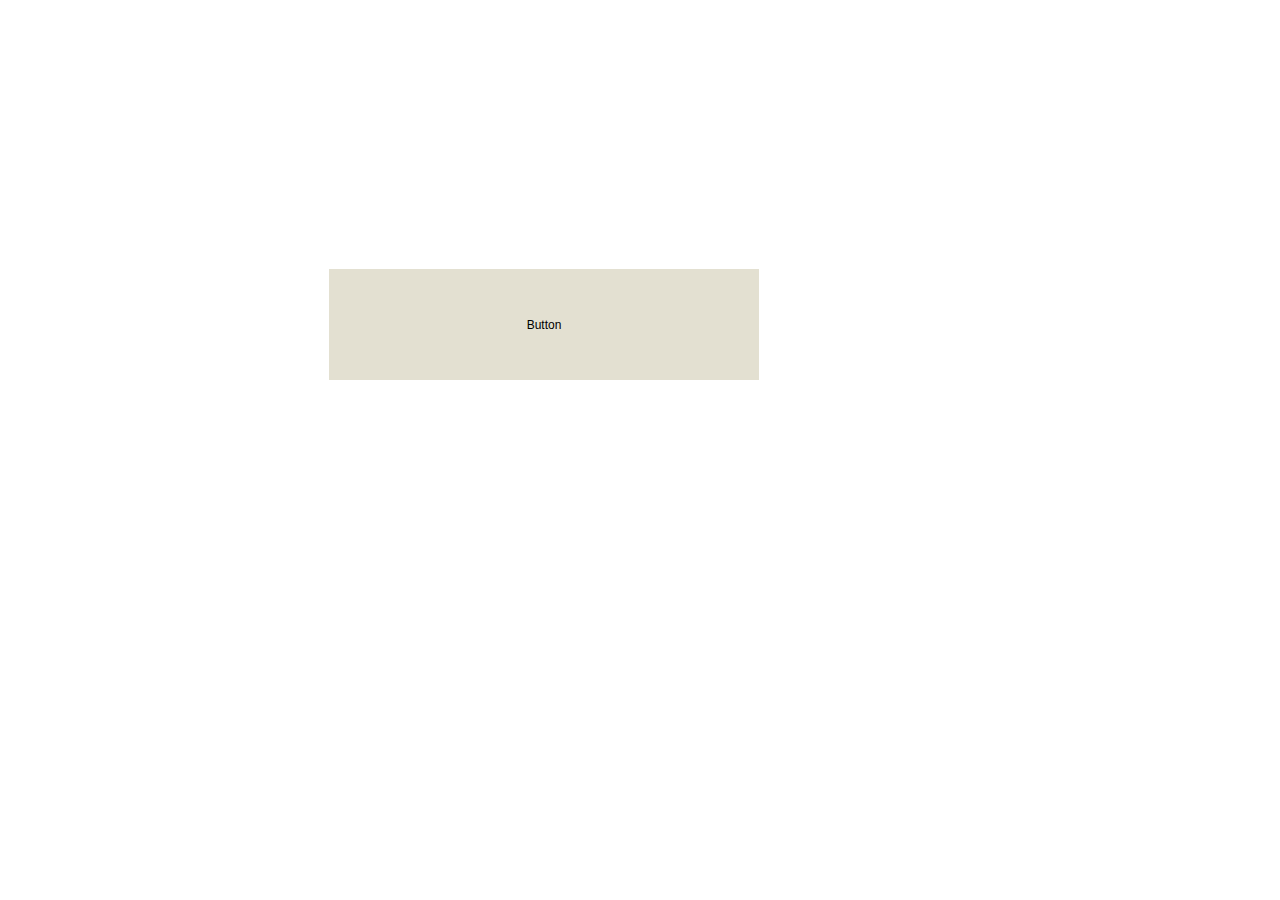
<file: robot_sales_temp.html>
<!DOCTYPE html>
<html>
<head>
<meta charset="UTF-8">
<title>robot_sales_temp</title>
<meta name="referrer" content="same-origin">
<link rel="canonical" href="https://kevinhincker.com/robot_sales_temp.html">
<meta name="robots" content="max-image-preview:large">
<meta name="viewport" content="width=device-width,initial-scale=1,shrink-to-fit=no">
<style>html,body{-webkit-text-zoom:reset !important}@font-face{font-display:block;font-family:"Lato 3";src:url('css/Lato-Bold.woff2') format('woff2'),url('css/Lato-Bold.woff') format('woff');font-weight:700}@font-face{font-display:block;font-family:"Reenie Beanie";src:url('css/ReenieBeanie.woff2') format('woff2'),url('css/ReenieBeanie.woff') format('woff');font-weight:400}@font-face{font-display:block;font-family:"Aoboshi One";src:url('css/AoboshiOne-Regular.woff2') format('woff2'),url('css/AoboshiOne-Regular.woff') format('woff');font-weight:400}@font-face{font-display:block;font-family:"Bruno Ace";src:url('css/BrunoAce-Regular.woff2') format('woff2'),url('css/BrunoAce-Regular.woff') format('woff');font-weight:400}@font-face{font-display:block;font-family:"PT Sans 2";src:url('css/PT_Sans-Web-Italic.woff2') format('woff2'),url('css/PT_Sans-Web-Italic.woff') format('woff');font-weight:400;font-style:italic}@font-face{font-display:block;font-family:"PT Sans 3";src:url('css/PT_Sans-Web-BoldItalic.woff2') format('woff2'),url('css/PT_Sans-Web-BoldItalic.woff') format('woff');font-weight:700;font-style:italic}@font-face{font-display:block;font-family:"PT Sans 1";src:url('css/PT_Sans-Web-Bold.woff2') format('woff2'),url('css/PT_Sans-Web-Bold.woff') format('woff');font-weight:700}@font-face{font-display:block;font-family:"PT Sans";src:url('css/PT_Sans-Web-Regular.woff2') format('woff2'),url('css/PT_Sans-Web-Regular.woff') format('woff');font-weight:400}@font-face{font-display:block;font-family:Cinzel;src:url('css/Cinzel-Regular.woff2') format('woff2'),url('css/Cinzel-Regular.woff') format('woff');font-weight:400}@font-face{font-display:block;font-family:"Cinzel 1";src:url('css/Cinzel-Bold.woff2') format('woff2'),url('css/Cinzel-Bold.woff') format('woff');font-weight:700}@font-face{font-display:block;font-family:"EB Garamond";src:url('css/EBGaramond-Regular.woff2') format('woff2'),url('css/EBGaramond-Regular.woff') format('woff');font-weight:400}@font-face{font-display:block;font-family:"Istok Web 1";src:url('css/IstokWeb-Bold.woff2') format('woff2'),url('css/IstokWeb-Bold.woff') format('woff');font-weight:700}@font-face{font-display:block;font-family:"Lato 2";src:url('css/Lato-Regular.woff2') format('woff2'),url('css/Lato-Regular.woff') format('woff');font-weight:400}@font-face{font-display:block;font-family:"Lato 1";src:url('css/Lato-Light.woff2') format('woff2'),url('css/Lato-Light.woff') format('woff');font-weight:300}@font-face{font-display:block;font-family:"Hanken Grotesk 3";src:url('css/HankenGrotesk_wght_.woff2') format('woff2'),url('css/HankenGrotesk_wght_.woff') format('woff');font-weight:400}@font-face{font-display:block;font-family:"Hanken Grotesk 6";src:url('css/HankenGrotesk_wght_.woff2') format('woff2'),url('css/HankenGrotesk_wght_.woff') format('woff');font-weight:700;font-style:normal}body>div{font-size:0}p,span,h1,h2,h3,h4,h5,h6,a,li{margin:0;word-spacing:normal;word-wrap:break-word;-ms-word-wrap:break-word;pointer-events:auto;-ms-text-size-adjust:none !important;-moz-text-size-adjust:none !important;-webkit-text-size-adjust:none !important;text-size-adjust:none !important;max-height:10000000px}sup{font-size:inherit;vertical-align:baseline;position:relative;top:-0.4em}sub{font-size:inherit;vertical-align:baseline;position:relative;top:0.4em}ul{display:block;word-spacing:normal;word-wrap:break-word;line-break:normal;list-style-type:none;padding:0;margin:0;-moz-padding-start:0;-khtml-padding-start:0;-webkit-padding-start:0;-o-padding-start:0;-padding-start:0;-webkit-margin-before:0;-webkit-margin-after:0}li{display:block;white-space:normal}[data-marker]::before{content:attr(data-marker) ' ';-webkit-user-select:none;-khtml-user-select:none;-moz-user-select:none;-ms-user-select:none;-o-user-select:none;user-select:none}li p{-webkit-touch-callout:none;-webkit-user-select:none;-khtml-user-select:none;-moz-user-select:none;-ms-user-select:none;-o-user-select:none;user-select:none}form{display:inline-block}a{text-decoration:inherit;color:inherit;-webkit-tap-highlight-color:rgba(0,0,0,0)}textarea{resize:none}.shm-l{float:left;clear:left}.shm-r{float:right;clear:right;shape-outside:content-box}.btf{display:none}.plyr{min-width:0 !important}html{font-family:sans-serif}body{font-size:0;margin:0;--z:1;zoom:var(--z)}audio,video{display:inline-block;vertical-align:baseline}audio:not([controls]){display:none;height:0}[hidden],template{display:none}a{background:0 0;outline:0}b,strong{font-weight:700}dfn{font-style:italic}h1,h2,h3,h4,h5,h6{font-size:1em;line-height:1;margin:0}img{border:0}svg:not(:root){overflow:hidden}button,input,optgroup,select,textarea{color:inherit;font:inherit;margin:0}button{overflow:visible}button,select{text-transform:none}button,html input[type=button],input[type=submit]{-webkit-appearance:button;cursor:pointer;box-sizing:border-box;white-space:normal}input[type=date],input[type=email],input[type=number],input[type=password],input[type=text],textarea{-webkit-appearance:none;appearance:none;box-sizing:border-box}button[disabled],html input[disabled]{cursor:default}button::-moz-focus-inner,input::-moz-focus-inner{border:0;padding:0}input{line-height:normal}input[type=checkbox],input[type=radio]{box-sizing:border-box;padding:0}input[type=number]::-webkit-inner-spin-button,input[type=number]::-webkit-outer-spin-button{height:auto}input[type=search]{-webkit-appearance:textfield;-moz-box-sizing:content-box;-webkit-box-sizing:content-box;box-sizing:content-box}input[type=search]::-webkit-search-cancel-button,input[type=search]::-webkit-search-decoration{-webkit-appearance:none}textarea{overflow:auto;box-sizing:border-box;border-color:#ddd}optgroup{font-weight:700}table{border-collapse:collapse;border-spacing:0}td,th{padding:0}blockquote{margin-block-start:0;margin-block-end:0;margin-inline-start:0;margin-inline-end:0}:-webkit-full-screen-ancestor:not(iframe){-webkit-clip-path:initial !important}
html{-webkit-font-smoothing:antialiased; -moz-osx-font-smoothing:grayscale}#b{background-color:transparent}.ps181{position:relative;margin-top:269px}.v22{display:block}.s180{width:1200px;margin-left:auto;margin-right:auto;min-height:111px}.z135{pointer-events:none}.v23{display:inline-block;vertical-align:top;overflow:hidden;outline:0}.ps182{position:relative;margin-left:289px;margin-top:0}.s181{min-width:430px;min-height:111px;box-sizing:border-box;width:430px;height:14px;padding-right:0}.c51{border:0;-webkit-border-radius:0;-moz-border-radius:0;border-radius:0;background-color:#e3e0d1;color:#000;transition:color 0.2s, border-color 0.2s, background-color 0.2s, background-image 0.2s;transition-timing-function:linear}.z136{pointer-events:auto}.a6{display:inline-block;width:100%;height:100%;user-select:none;-webkit-user-select:none;-moz-user-select:none}.f52{font-family:"Helvetica Neue", sans-serif;font-size:12px;font-size:calc(12px * var(--f));line-height:1.168;font-weight:400;font-style:normal;text-decoration:none;text-transform:none;letter-spacing:normal;text-shadow:none;text-indent:0;text-align:center;cursor:pointer;padding-top:49px;padding-bottom:48px}.c51:hover{background-clip:padding-box;border-color:#000}.c51:active{transition:initial;color:#c0c0c0}.c52{display:inline-block;position:relative;margin-left:0;margin-top:0}body{--d:0;--s:1200}@media (max-width:1199px) {.ps181{margin-top:72px}.s180{width:320px;min-height:30px}.ps182{margin-left:77px}.s181{min-width:115px;min-height:30px;width:115px;height:4px}.f52{font-size:3px;font-size:calc(3px * var(--f));line-height:1.334;padding-top:13px;padding-bottom:13px}body{--d:1;--s:320}}</style>
<link onload="this.media='all';this.onload=null;" rel="stylesheet" href="css/site.837563.css" media="print">
<noscript><link rel="stylesheet" href="css/site.837563.css" type="text/css"></noscript>
</head>
<body id="b">
<script>!function(){var e=document.createElement("P");e.innerHTML="&nbsp;",e.style.cssText="position:fixed;visible:hidden;font-size:100px;zoom:1",document.body.appendChild(e);var t=function(e){return function(){var t=Math.trunc(1e4/parseFloat(window.getComputedStyle(e).getPropertyValue("font-size")))/100,n=document.body;t!=n.style.getPropertyValue("--f")&&n.style.setProperty("--f",t)}}(e);if("ResizeObserver"in window)new ResizeObserver(t).observe(e);else if("requestAnimationFrame"in window){var n=function(){t(),requestAnimationFrame(n)};requestAnimationFrame(n)}else setInterval(t,100)}()</script>

<script>/firefox/i.test(navigator.userAgent)||function(){var e=function(){var e=document.body;e.style.setProperty("--z",1);var t=window.innerWidth,n=getComputedStyle(e).getPropertyValue("--s");if(320==n){if(t<320)return;t=Math.min(479,t)}else if(480==n){if(t<480)return;t=Math.min(610,t)}else t=n;e.style.setProperty("--z",Math.trunc(t/n*1e4)/1e4)};window.addEventListener?window.addEventListener("resize",e,!0):window.onscroll=e,e()}()</script>

<div class="ps181 v22 s180 z135">
<div class="v23 ps182 s181 c51 z136">
<a href="download/ambient.mp3" class="a6 f52">Button</a>
</div>
</div>
<div class="c52">
</div>
<script>var lwi=-1;function thresholdPassed(){var w=document.documentElement.clientWidth;var p=false;var cw=0;if(w>=1200){cw++;}if(lwi!=cw){p=true;}lwi=cw;return p;}!function(){if("Promise"in window&&void 0!==window.performance){var e,t,r=document,n=function(){return r.createElement("link")},o=new Set,a=n(),i=a.relList&&a.relList.supports&&a.relList.supports("prefetch"),s=location.href.replace(/#[^#]+$/,"");o.add(s);var c=function(e){var t=location,r="http:",n="https:";if(e&&e.href&&e.origin==t.origin&&[r,n].includes(e.protocol)&&(e.protocol!=r||t.protocol!=n)){var o=e.pathname;if(!(e.hash&&o+e.search==t.pathname+t.search||"?preload=no"==e.search.substr(-11)||".html"!=o.substr(-5)&&".html"!=o.substr(-5)&&"/"!=o.substr(-1)))return!0}},u=function(e){var t=e.replace(/#[^#]+$/,"");if(!o.has(t)){if(i){var a=n();a.rel="prefetch",a.href=t,r.head.appendChild(a)}else{var s=new XMLHttpRequest;s.open("GET",t,s.withCredentials=!0),s.send()}o.add(t)}},p=function(e){return e.target.closest("a")},f=function(t){var r=t.relatedTarget;r&&p(t)==r.closest("a")||e&&(clearTimeout(e),e=void 0)},d={capture:!0,passive:!0};r.addEventListener("touchstart",function(e){t=performance.now();var r=p(e);c(r)&&u(r.href)},d),r.addEventListener("mouseover",function(r){if(!(performance.now()-t<1200)){var n=p(r);c(n)&&(n.addEventListener("mouseout",f,{passive:!0}),e=setTimeout(function(){u(n.href),e=void 0},80))}},d)}}();dpth="/";!function(){var e={},t={},n={};window.ld=function(a,r,o){var c=function(){"interactive"==document.readyState?(r&&r(),document.addEventListener("readystatechange",function(){"complete"==document.readyState&&o&&o()})):"complete"==document.readyState?(r&&r(),o&&o()):document.addEventListener("readystatechange",function(){"interactive"==document.readyState&&r&&r(),"complete"==document.readyState&&o&&o()})},d=(1<<a.length)-1,u=0,i=function(r){var o=a[r],i=function(){for(var t=0;t<a.length;t++){var r=(1<<t)-1;if((u&r)==r&&n[a[t]]){if(!e[a[t]]){var o=document.createElement("script");o.textContent=n[a[t]],document.body.appendChild(o),e[a[t]]=!0}if((u|=1<<t)==d)return c(),0}}return 1};if(null==t[o]){t[o]=[];var f=new XMLHttpRequest;f.open("GET",o,!0),f.onload=function(){n[o]=f.responseText,[].forEach.call(t[o],function(e){e()})},t[o].push(i),f.send()}else{if(e[o])return i();t[o].push(i)}return 1};if(a.length)for(var f=0;f<a.length&&i(f);f++);else c()}}();ld([],function(){!function(){var e=document.querySelectorAll('a[href^="#"]');[].forEach.call(e,function(e){var t=navigator.userAgent,a=/chrome/i.test(t),o=/firefox/i.test(t),n=/iPad|iPhone|iPod/.test(t)&&!window.MSStream||"MacIntel"===navigator.platform&&navigator.maxTouchPoints>1;e.addEventListener("click",function(t){var r=!1,i=document.body.parentNode;n&&"none"!=getComputedStyle(i).getPropertyValue("scroll-snap-type")&&(i.setAttribute("data-snap",i.style.scrollSnapType),i.style.scrollSnapType="none",r=!0);var s=0;if(e.hash.length>1){var u=parseFloat(getComputedStyle(document.body).getPropertyValue("zoom"));!o&&u||(u=1);var l=e.hash.slice(1),c=document.getElementById(l);if(null===c&&null===(c=document.querySelector('[name="'+l+'"]')))return;s=a?c.getBoundingClientRect().top*u+pageYOffset:(c.getBoundingClientRect().top+pageYOffset)*u}else if(r)for(var m=document.querySelectorAll("[data-block-group]"),p=0;p<m.length;p++)if("none"!=getComputedStyle(m[p]).getPropertyValue("scroll-snap-align")){c=m[p];break}if(r)window.smoothScroll(t,c,1);else if("scrollBehavior"in document.documentElement.style)scroll({top:s,left:0,behavior:"smooth"});else if("requestAnimationFrame"in window){var d=pageYOffset,f=null;requestAnimationFrame(function e(t){f||(f=t);var a=(t-f)/400;scrollTo(0,d<s?(s-d)*a+d:d-(d-s)*a),a<1?requestAnimationFrame(e):scrollTo(0,s)})}else scrollTo(0,s);t.preventDefault()},!1)})}(),window.smoothScroll=function(e,t,a,o){e.stopImmediatePropagation();var n,r=pageYOffset;t?(("string"==typeof t||t instanceof String)&&(t=document.querySelector(t)),n=t.getBoundingClientRect().top):n=-r;var i=navigator.userAgent,s=/chrome/i.test(i),u=/firefox/i.test(i),l=parseFloat(getComputedStyle(document.body).getPropertyValue("zoom"));!u&&l||(l=1);var c=n*l+(s?0:r*(l-1)),m=null;function p(){d(window.performance.now?window.performance.now():Date.now())}function d(e){null===m&&(m=e);var n=(e-m)/1e3,i=function(e,t,a){switch(o){case"linear":break;case"easeInQuad":e*=e;break;case"easeOutQuad":e=1-(1-e)*(1-e);break;case"easeInCubic":e*=e*e;break;case"easeOutCubic":e=1-Math.pow(1-e,3);break;case"easeInOutCubic":e=e<.5?4*e*e*e:1-Math.pow(-2*e+2,3)/2;break;case"easeInQuart":e*=e*e*e;break;case"easeOutQuart":e=1-Math.pow(1-e,4);break;case"easeInOutQuart":e=e<.5?8*e*e*e*e:1-Math.pow(-2*e+2,4)/2;break;case"easeInQuint":e*=e*e*e*e;break;case"easeOutQuint":e=1-Math.pow(1-e,5);break;case"easeInOutQuint":e=e<.5?16*e*e*e*e*e:1-Math.pow(-2*e+2,5)/2;break;case"easeInCirc":e=1-Math.sqrt(1-Math.pow(e,2));break;case"easeOutCirc":e=Math.sqrt(1-Math.pow(0,2));break;case"easeInOutCirc":e=e<.5?(1-Math.sqrt(1-Math.pow(2*e,2)))/2:(Math.sqrt(1-Math.pow(-2*e+2,2))+1)/2;break;case"easeInOutQuad":default:e=e<.5?2*e*e:1-Math.pow(-2*e+2,2)/2}e>1&&(e=1);return t+a*e}(n/a,r,c);window.scrollTo(0,i),n<a?"requestAnimationFrame"in window?requestAnimationFrame(d):setTimeout(p,1e3/120):(/iPad|iPhone|iPod/.test(navigator.userAgent)&&!window.MSStream||"MacIntel"===navigator.platform&&navigator.maxTouchPoints>1)&&(t&&t.scrollIntoView(),setTimeout(function(){var e=document.body.parentNode;e.style.scrollSnapType=e.getAttribute("data-snap"),e.removeAttribute("data-snap")},100))}return"requestAnimationFrame"in window?requestAnimationFrame(d):setTimeout(p,1e3/120),!1};!function(){var e=null;if(location.hash){var t=location.hash.replace("#",""),n=function(){var o=document.getElementById(t);null===o&&(o=document.querySelector('[name="'+t+'"]')),o&&o.scrollIntoView(!0),"0px"===window.getComputedStyle(document.body).getPropertyValue("min-width")?setTimeout(n,100):null!=e&&setTimeout(e,100)};n()}else null!=e&&e()}();});</script>
</body>
</html>
</file>
<file: css/site.837563.css>
body{--f:1;min-width:1200px}@media (max-width:1199px){body{min-width:320px}}.animated{-webkit-animation-fill-mode:both;animation-fill-mode:both}.animated.infinite{-webkit-animation-iteration-count:infinite;animation-iteration-count:infinite}@-webkit-keyframes fadeIn{from{opacity:0}to{opacity:1}}@keyframes fadeIn{from{opacity:0}to{opacity:1}}.fadeIn{-webkit-animation-name:fadeIn;animation-name:fadeIn}.v1{display:inline-block;vertical-align:top}.ps1{position:relative;margin-left:496px;margin-top:82px}.s1{min-width:197px;width:197px;overflow:hidden;height:43px}.z1{pointer-events:auto}.p1{text-indent:0;padding-bottom:0;padding-right:0;text-align:left}.f1{font-family:"Lato 2";font-size:16px;font-size:calc(16px * var(--f));line-height:1.688;font-weight:400;font-style:normal;text-decoration:underline;text-transform:none;letter-spacing:2.10px;color:rgba(205,222,232,0.93);background-color:initial;text-shadow:none}.c2{display:inline-block;position:relative;margin-left:0;margin-top:0}.mfp-bg,.mfp-wrap{position:fixed;left:0;top:0}.mfp-bg,.mfp-container,.mfp-wrap{height:100%;width:100%}.mfp-container:before,.mfp-figure:after{content:''}.mfp-bg{z-index:2147483640;overflow:hidden}.mfp-wrap{z-index:2147483641;outline:0!important;-webkit-backface-visibility:hidden}.mfp-container{text-align:center;position:absolute;left:0;top:0;padding:0 8px;-webkit-box-sizing:border-box;-moz-box-sizing:border-box;box-sizing:border-box}.mfp-container:before{display:inline-block;height:100%;vertical-align:middle}.mfp-align-top .mfp-container:before{display:none}.mfp-content{position:relative;display:inline-block;vertical-align:middle;margin:0 auto;text-align:left;z-index:2147483643}.mfp-close,.mfp-preloader{text-align:center;position:absolute}.mfp-ajax-holder .mfp-content,.mfp-inline-holder .mfp-content{width:100%;cursor:auto}.mfp-ajax-cur{cursor:progress}.mfp-zoom-out-cur,.mfp-zoom-out-cur .mfp-image-holder .mfp-close{cursor:-moz-zoom-out;cursor:-webkit-zoom-out;cursor:zoom-out}.mfp-zoom{cursor:pointer;cursor:-webkit-zoom-in;cursor:-moz-zoom-in;cursor:zoom-in}.mfp-auto-cursor .mfp-content{cursor:auto}.mfp-arrow,.mfp-close,.mfp-counter,.mfp-preloader{-webkit-user-select:none;-moz-user-select:none;user-select:none}.mfp-loading.mfp-figure{display:none}.mfp-hide{display:none!important}.mfp-preloader{color:#CCC;top:50%;width:auto;margin-top:-.8em;left:8px;right:8px;z-index:2147483642}.mfp-preloader a{color:#CCC}.mfp-close,.mfp-preloader a:hover{color:#FFF}.mfp-s-error .mfp-content,.mfp-s-ready .mfp-preloader{display:none}button.mfp-arrow,button.mfp-close{overflow:visible;cursor:pointer;background:0 0;border:0;-webkit-appearance:none;display:block;outline:0;padding:0;z-index:2147483644;-webkit-box-shadow:none;box-shadow:none;touch-action:manipulation}button::-moz-focus-inner{padding:0;border:0}.mfp-close{width:44px;height:44px;line-height:44px;right:0;top:0;text-decoration:none;opacity:.65;filter:alpha(opacity=65);padding:0 0 18px 10px;font-style:normal;font-size:28px;font-family:Arial,Baskerville,monospace}.mfp-close:focus,.mfp-close:hover{opacity:1;filter:alpha(opacity=100)}.mfp-close:active{top:1px}.mfp-close-btn-in .mfp-close{color:#333}.mfp-iframe-holder .mfp-close,.mfp-image-holder .mfp-close{color:#FFF;right:-6px;text-align:right;padding-right:6px;width:100%}.mfp-counter{position:absolute;top:0;right:0;color:#CCC;font-size:12px;line-height:18px;white-space:nowrap}.mfp-figure,img.mfp-img{line-height:0}.mfp-arrow{position:absolute;opacity:.65;filter:alpha(opacity=65);margin:-55px 0 0;top:50%;padding:0;width:90px;height:110px;-webkit-tap-highlight-color:transparent}.mfp-arrow:active{margin-top:-54px}.mfp-arrow:focus,.mfp-arrow:hover{opacity:1;filter:alpha(opacity=100)}.mfp-arrow .mfp-a,.mfp-arrow .mfp-b,.mfp-arrow:after,.mfp-arrow:before{content:'';display:block;width:0;height:0;position:absolute;left:0;top:0;margin-top:35px;margin-left:35px;border:inset transparent}.mfp-arrow .mfp-a,.mfp-arrow:after{border-top-width:13px;border-bottom-width:13px;top:8px}.mfp-arrow .mfp-b,.mfp-arrow:before{border-top-width:21px;border-bottom-width:21px;opacity:.7}.mfp-arrow-left{left:0}.mfp-arrow-left .mfp-a,.mfp-arrow-left:after{border-right:17px solid #FFF;margin-left:31px}.mfp-arrow-left .mfp-b,.mfp-arrow-left:before{margin-left:25px;border-right:27px solid #3F3F3F}.mfp-arrow-right{right:0}.mfp-arrow-right .mfp-a,.mfp-arrow-right:after{border-left:17px solid #FFF;margin-left:39px}.mfp-arrow-right .mfp-b,.mfp-arrow-right:before{border-left:27px solid #3F3F3F}.mfp-iframe-holder{padding:40px}.mfp-iframe-holder .mfp-content{line-height:0;width:100%}.mfp-iframe-holder .mfp-close{top:-40px}.mfp-iframe-scaler iframe,.mfp-player-scaler .player,.mfp-player-scaler .player1{display:block;top:0;width:100%;background:#000;box-shadow:0 0 8px rgba(0,0,0,.6);position:absolute;left:0}.mfp-iframe-scaler{width:100%;height:0;overflow:hidden;padding-top:56.25%}.mfp-iframe-scaler iframe{height:100%}.mfp-player-scaler{width:100%;max-width:900px;height:0;overflow:hidden;padding-top:56.25%}.mfp-player-scaler .player,.mfp-player-scaler .player1{right:0;bottom:0}.mfp-plyr .mfp-container{padding:40px}.mfp-plyr .player{left:0;max-width:900px;margin:0 auto;height:100%}.mfp-plyr .player1{left:0;max-width:900px;margin:0 auto;height:0}.mfp-image-holder .mfp-content,img.mfp-img{max-width:100%}.mfp-figure:after,img.mfp-img{width:auto;height:auto;display:block}img.mfp-img{-webkit-box-sizing:border-box;-moz-box-sizing:border-box;box-sizing:border-box;padding:40px 0;margin:0 auto}.mfp-figure:after{position:absolute;left:0;top:40px;bottom:40px;right:0;z-index:-1;box-shadow:0 0 8px rgba(0,0,0,.6);background:#444}.mfp-figure small{color:#BDBDBD;display:block;font-size:12px;line-height:14px}.mfp-figure figure{margin:0}.mfp-bottom-bar{margin-top:-36px;position:absolute;top:100%;left:0;width:100%;cursor:auto}.mfp-title{text-align:left;line-height:18px;color:#F3F3F3;word-wrap:break-word;padding-right:36px}.mfp-gallery .mfp-image-holder .mfp-figure{cursor:pointer}@media screen and (max-width:800px) and (orientation:landscape),screen and (max-height:300px){.mfp-img-mobile .mfp-image-holder{padding-left:0;padding-right:0}.mfp-img-mobile img.mfp-img{padding:0}.mfp-img-mobile .mfp-figure:after{top:0;bottom:0}.mfp-img-mobile .mfp-figure small{display:inline;margin-left:5px}.mfp-img-mobile .mfp-bottom-bar{background:rgba(0,0,0,.6);bottom:0;margin:0;top:auto;padding:3px 5px;position:fixed;-webkit-box-sizing:border-box;-moz-box-sizing:border-box;box-sizing:border-box}.mfp-img-mobile .mfp-bottom-bar:empty{padding:0}.mfp-img-mobile .mfp-counter{right:5px;top:3px}.mfp-img-mobile .mfp-close{top:0;right:0;width:35px;height:35px;line-height:35px;background:rgba(0,0,0,.6);position:fixed;text-align:center;padding:0}}@media all and (max-width:900px){.mfp-arrow{-webkit-transform:scale(.75);transform:scale(.75)}.mfp-arrow-left{-webkit-transform-origin:0;transform-origin:0}.mfp-arrow-right{-webkit-transform-origin:100%;transform-origin:100%}.mfp-container{padding-left:6px;padding-right:6px}}.mfp-ie7 .mfp-img{padding:0}.mfp-ie7 .mfp-bottom-bar{width:600px;left:50%;margin-left:-300px;margin-top:5px;padding-bottom:5px}.mfp-ie7 .mfp-container{padding:0}.mfp-ie7 .mfp-content{padding-top:44px}.mfp-ie7 .mfp-close{top:0;right:0;padding-top:0}.mfp-fade.mfp-bg.mfp-removing{opacity:0!important}.mfp-fade.mfp-wrap .mfp-content{opacity:0;-webkit-transition:all .15s ease-out;-moz-transition:all .15s ease-out;transition:all .15s ease-out}.mfp-fade.mfp-wrap.mfp-ready .mfp-content{opacity:1}.mfp-fade.mfp-wrap.mfp-removing .mfp-content{opacity:0!important}
@media (max-width:1199px){.ps1{margin-left:97px;margin-top:36px}.s1{min-width:126px;width:126px;height:36px}.f1{font-size:19px;font-size:calc(19px * var(--f));line-height:1.685;letter-spacing:normal}.f1:visited{font-size:19px;font-size:calc(19px * var(--f));line-height:1.685;letter-spacing:normal}.f1:hover{font-size:19px;font-size:calc(19px * var(--f));line-height:1.685;letter-spacing:normal}.f1:active{font-size:19px;font-size:calc(19px * var(--f));line-height:1.685;letter-spacing:normal}}.c24{display:inline-block;position:relative;margin-left:0;margin-top:0}.c32{display:inline-block;position:relative;margin-left:0;margin-top:0}.c36{display:inline-block;position:relative;margin-left:0;margin-top:1028px}@media (max-width:1199px){.c36{margin-top:8px}}.c41{display:inline-block;position:relative;margin-left:0;margin-top:0}.c43{display:inline-block;position:relative;margin-left:0;margin-top:0}.c45{display:inline-block;position:relative;margin-left:0;margin-top:0}.c47{display:inline-block;position:relative;margin-left:0;margin-top:0}.c53{display:inline-block;position:relative;margin-left:0;margin-top:0}
</file>
